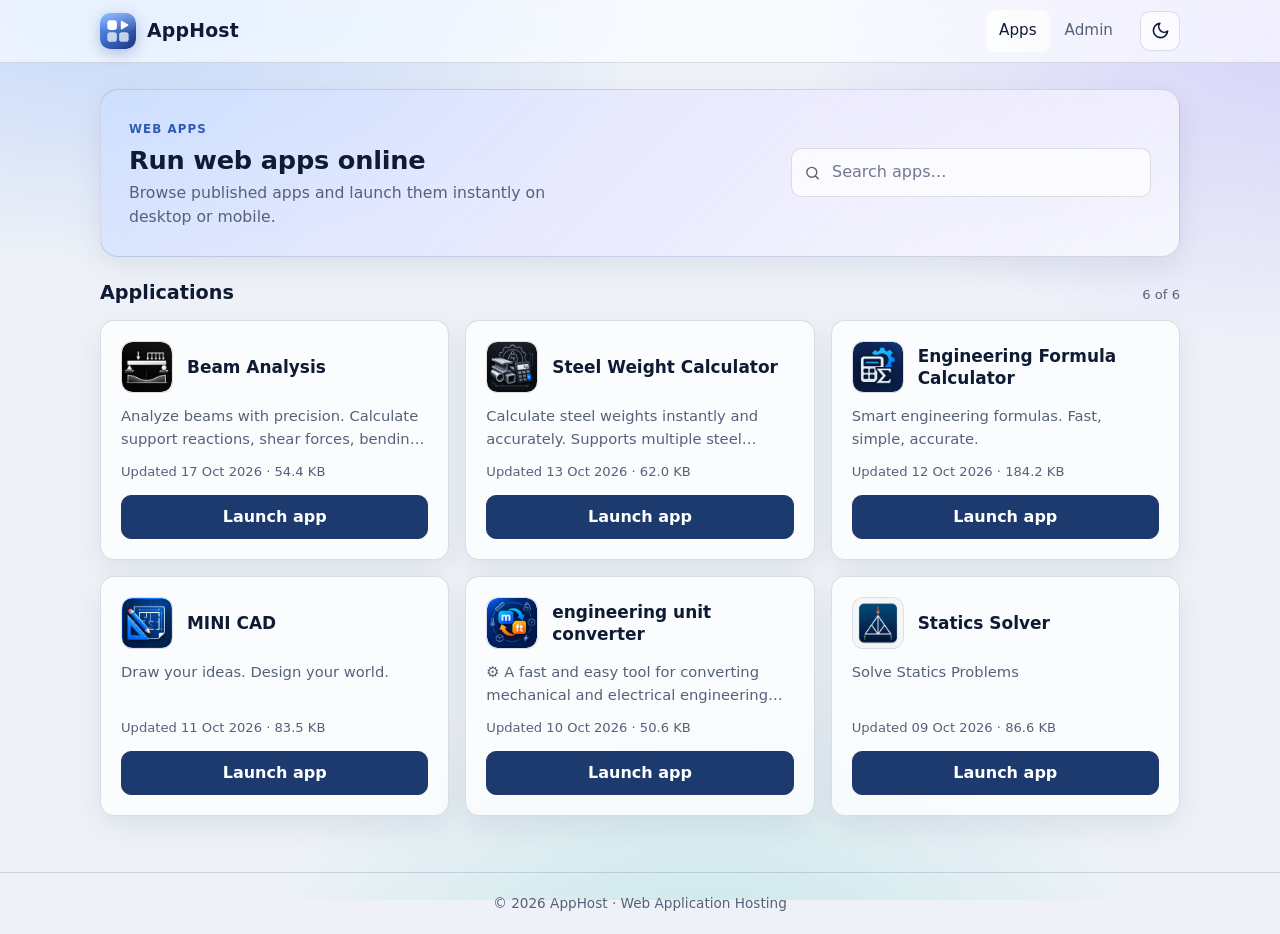
<file: index.html>
<!DOCTYPE html>
<html lang="en">
<head>
<meta charset="utf-8">
<meta name="viewport" content="width=device-width, initial-scale=1, viewport-fit=cover">
<title>AppHost — Web Application Hosting</title>
<meta name="description" content="Browse and launch web applications online, on desktop or mobile.">
<meta name="theme-color" content="#eef2f8" media="(prefers-color-scheme: light)">
<meta name="theme-color" content="#0b111b" media="(prefers-color-scheme: dark)">
<link rel="icon" href="logo.svg" type="image/svg+xml">
<script>(function(){var t;try{t=localStorage.getItem('ah_theme')}catch(e){}if(t!=='dark'&&t!=='light')t=matchMedia('(prefers-color-scheme:dark)').matches?'dark':'light';document.documentElement.setAttribute('data-theme',t)})()</script>
<link rel="stylesheet" href="style.css">
</head>
<body>
<header class="top glass"><div class="bar">
 <a class="brand" href="#/"><img class="logo" src="logo.svg" width="36" height="36" alt=""><span>AppHost</span></a>
 <span class="sp"></span>
 <nav aria-label="Main"><a href="#/" data-nav="home">Apps</a><a href="#/admin" data-nav="admin">Admin</a></nav>
 <button class="tbtn" id="tg" type="button" aria-label="Switch theme" title="Switch theme"></button>
</div></header>
<main id="root"></main>
<footer>© <span id="yr"></span> AppHost · Web Application Hosting</footer>
<noscript><p style="padding:20px;text-align:center">Please enable JavaScript to use this site.</p></noscript>
<script src="app.js"></script>
</body>
</html>
</file>
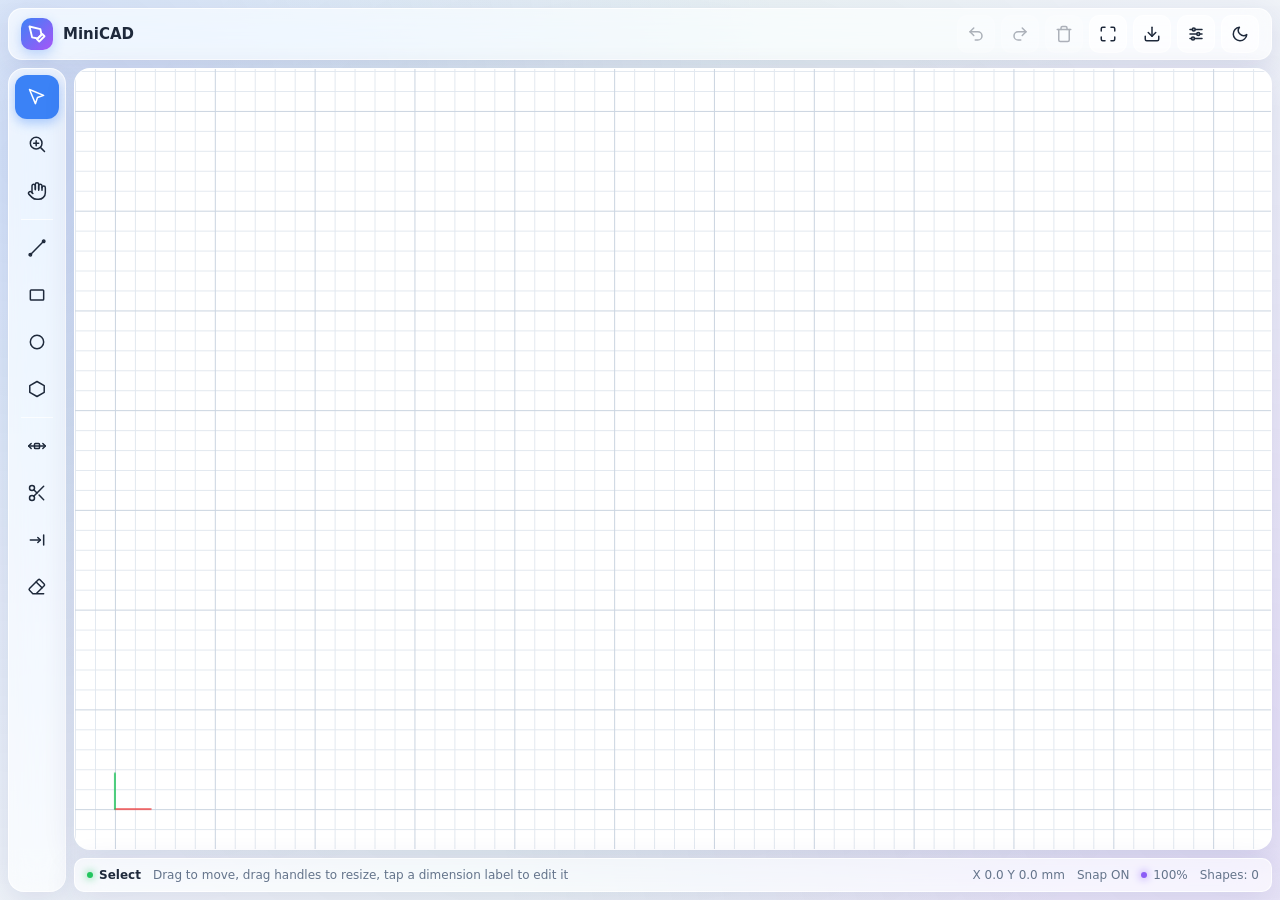
<file: apps/0b8josor.html>
<!DOCTYPE html>
<html lang="en" dir="ltr">
<head>
<meta charset="UTF-8">
<meta name="viewport" content="width=device-width, initial-scale=1, viewport-fit=cover">
<meta name="theme-color" content="#f0f4f8" id="themeColorMeta">
<meta name="mobile-web-app-capable" content="yes">
<meta name="apple-mobile-web-app-capable" content="yes">
<meta name="description" content="MiniCAD - a lightweight 2D drafting tool that works on desktop and mobile.">
<title>MiniCAD - Simple Drafting Tool</title>
<link rel="icon" href="data:image/svg+xml,%3Csvg xmlns='http://www.w3.org/2000/svg' viewBox='0 0 32 32'%3E%3Crect width='32' height='32' rx='8' fill='%233b82f6'/%3E%3Cpath d='M8 24L24 8M8 8h8M8 8v8' stroke='white' stroke-width='2.5' fill='none' stroke-linecap='round'/%3E%3C/svg%3E">
<style>
:root {
  --bg: #f0f4f8;
  --glass-bg: rgba(255,255,255,.62);
  --glass-border: rgba(255,255,255,.75);
  --glass-shadow: 0 8px 32px rgba(31,38,135,.12);
  --text: #1e293b;
  --text-soft: #64748b;
  --accent: #3b82f6;
  --accent-hover: #2563eb;
  --accent-text: #fff;
  --canvas-bg: #fff;
  --field-bg: rgba(0,0,0,.04);
  --danger: #ef4444;
  --ok: #10b981;
  --zoom-color: #8b5cf6;
  --blur: blur(18px) saturate(170%);
  --safe-t: env(safe-area-inset-top, 0px);
  --safe-b: env(safe-area-inset-bottom, 0px);
  --safe-l: env(safe-area-inset-left, 0px);
  --safe-r: env(safe-area-inset-right, 0px);
  color-scheme: light;
}
:root[data-theme="dark"] {
  --bg: #0f172a;
  --glass-bg: rgba(30,41,59,.68);
  --glass-border: rgba(255,255,255,.09);
  --glass-shadow: 0 8px 32px rgba(0,0,0,.45);
  --text: #f1f5f9;
  --text-soft: #94a3b8;
  --accent: #60a5fa;
  --accent-hover: #3b82f6;
  --accent-text: #0f172a;
  --canvas-bg: #1e293b;
  --field-bg: rgba(255,255,255,.06);
  --danger: #f87171;
  --ok: #34d399;
  --zoom-color: #a78bfa;
  color-scheme: dark;
}
* { margin:0; padding:0; box-sizing:border-box; -webkit-tap-highlight-color:transparent; }
html, body { height:100%; overflow:hidden; overscroll-behavior:none; }
body {
  font-family: system-ui, -apple-system, "Segoe UI", Roboto, Tahoma, sans-serif;
  background: var(--bg); color: var(--text);
  transition: background .3s, color .3s;
  -webkit-font-smoothing: antialiased;
}
body::before {
  content:''; position:fixed; inset:-30%; z-index:-1; pointer-events:none;
  background:
    radial-gradient(circle at 20% 30%, rgba(59,130,246,.16), transparent 40%),
    radial-gradient(circle at 80% 70%, rgba(168,85,247,.12), transparent 40%),
    radial-gradient(circle at 50% 50%, rgba(34,197,94,.08), transparent 50%);
}
@media (prefers-reduced-motion: no-preference) {
  body::before { animation: floatBg 24s ease-in-out infinite; }
}
@keyframes floatBg {
  0%,100% { transform: translate(0,0) rotate(0); }
  33% { transform: translate(3%,-3%) rotate(2deg); }
  66% { transform: translate(-3%,3%) rotate(-2deg); }
}
button { font-family: inherit; color: inherit; touch-action: manipulation; }
:focus-visible { outline: 2px solid var(--accent); outline-offset: 2px; }

/* ---------- Layout ---------- */
.app {
  height: 100%; height: 100dvh;
  display: grid; gap: 8px;
  padding: calc(8px + var(--safe-t)) calc(8px + var(--safe-r)) calc(8px + var(--safe-b)) calc(8px + var(--safe-l));
  grid-template-columns: auto minmax(0,1fr);
  grid-template-rows: auto minmax(0,1fr) auto;
  grid-template-areas: "header header" "tools canvas" "tools status";
}
.glass {
  background: var(--glass-bg);
  -webkit-backdrop-filter: var(--blur); backdrop-filter: var(--blur);
  border: 1px solid var(--glass-border);
  box-shadow: var(--glass-shadow);
}
.header {
  grid-area: header; height: 52px; border-radius: 14px;
  display:flex; align-items:center; justify-content:space-between; padding:0 12px; gap:8px;
}
.logo { display:flex; align-items:center; gap:10px; font-weight:700; font-size:15px; min-width:0; }
.logo-icon {
  width:32px; height:32px; border-radius:10px; flex:none;
  background: linear-gradient(135deg, var(--accent), #a855f7);
  display:grid; place-items:center; box-shadow: 0 4px 12px rgba(59,130,246,.3);
}
.logo-icon svg { width:18px; height:18px; stroke:#fff; fill:none; stroke-width:2.5; stroke-linecap:round; stroke-linejoin:round; }
.header-actions { display:flex; align-items:center; gap:6px; }

.icon-btn {
  width:38px; height:38px; border-radius:10px; flex:none;
  border:1px solid var(--glass-border); background: var(--glass-bg);
  display:grid; place-items:center; cursor:pointer; user-select:none; position:relative;
  transition: background .18s, transform .18s, box-shadow .18s, color .18s;
}
.icon-btn svg, .tool-btn svg, .export-item svg {
  width:18px; height:18px; stroke:currentColor; fill:none; stroke-width:2; stroke-linecap:round; stroke-linejoin:round;
}
.icon-btn:active { transform: scale(.94); }
.icon-btn:disabled { opacity:.35; cursor:not-allowed; }
.icon-btn.sm { width:32px; height:32px; }
.icon-btn.wide { width:100%; height:36px; font-size:12px; font-weight:600; }
@media (hover:hover) {
  .icon-btn:not(:disabled):hover { background: var(--accent); color: var(--accent-text); transform: translateY(-1px); }
  .icon-btn.danger:not(:disabled):hover { background: var(--danger); color:#fff; }
  [data-tip]::after {
    content: attr(data-tip); position:absolute; z-index:1000; pointer-events:none; opacity:0;
    background: rgba(15,23,42,.94); color:#fff; padding:5px 10px; border-radius:6px;
    font-size:11px; font-weight:500; white-space:nowrap; transition: opacity .15s;
  }
  .icon-btn[data-tip]::after { top: calc(100% + 8px); right: 0; }
  .tool-btn[data-tip]::after { left: calc(100% + 12px); top:50%; transform: translateY(-50%); }
  [data-tip]:hover::after { opacity:1; transition-delay:.4s; }
}

.toolbar {
  grid-area: tools; border-radius: 16px; padding: 6px;
  display:flex; flex-direction:column; gap:3px; overflow-y:auto; overflow-x:hidden; scrollbar-width:none;
}
.toolbar::-webkit-scrollbar { display:none; }
.tool-btn {
  width:44px; height:44px; flex:none; border:none; border-radius:12px; background:transparent; cursor:pointer;
  display:grid; place-items:center; position:relative; transition: background .15s, transform .15s;
}
.tool-btn svg { width:20px; height:20px; stroke-width:1.8; }
@media (hover:hover) { .tool-btn:hover { background: rgba(59,130,246,.16); } }
.tool-btn.active { background: var(--accent); color: var(--accent-text); box-shadow: 0 4px 12px rgba(59,130,246,.4); }
.tool-divider { height:1px; width:auto; background: var(--glass-border); margin:3px 6px; flex:none; }

.canvas-wrap {
  grid-area: canvas; position:relative; border-radius:16px; overflow:hidden; min-width:0; min-height:0;
  background: var(--canvas-bg); border:1px solid var(--glass-border); box-shadow: var(--glass-shadow);
}
#canvas { position:absolute; inset:0; width:100%; height:100%; display:block; touch-action:none; user-select:none; -webkit-user-select:none; -webkit-touch-callout:none; cursor:crosshair; }

.status {
  grid-area: status; min-height:34px; border-radius:10px; padding:0 12px;
  display:flex; align-items:center; justify-content:space-between; gap:12px;
  font-size:12px; color: var(--text-soft); overflow:hidden; white-space:nowrap;
}
.status-item { display:flex; align-items:center; gap:6px; min-width:0; }
.status-item.grow { flex:1; overflow:hidden; text-overflow:ellipsis; }
.dot { width:6px; height:6px; border-radius:50%; background:#22c55e; box-shadow:0 0 8px #22c55e; flex:none; }
.dot.zoom { background: var(--zoom-color); box-shadow: 0 0 8px var(--zoom-color); }
#toolStatus { color: var(--text); font-weight:600; }
#hintStatus { overflow:hidden; text-overflow:ellipsis; }

/* ---------- Panels ---------- */
.panel {
  position:fixed; z-index:100; border-radius:14px; padding:14px; display:none; flex-direction:column; gap:12px;
  animation: popIn .16s ease-out;
}
.panel.show { display:flex; }
@keyframes popIn { from { opacity:0; transform: translateY(-4px) scale(.98); } to { opacity:1; transform:none; } }
.settings {
  top: calc(68px + var(--safe-t)); right: calc(8px + var(--safe-r)); width: 270px;
  max-height: calc(100dvh - 90px - var(--safe-t) - var(--safe-b)); overflow-y:auto;
}
.panel-title {
  font-size:13px; font-weight:700; padding-bottom:8px; border-bottom:1px solid var(--glass-border);
  display:flex; align-items:center; justify-content:space-between;
}
.sheet-close { display:none; }
.field > label, .field-label {
  display:block; font-size:11px; font-weight:600; color: var(--text-soft);
  text-transform:uppercase; letter-spacing:.5px; margin-bottom:5px;
}
.field input[type=color] { width:100%; height:34px; border:1px solid var(--glass-border); border-radius:8px; background:transparent; cursor:pointer; padding:2px; }
.field input[type=range] { width:100%; accent-color: var(--accent); }
.field input[type=number], .dim-row input {
  width:100%; padding:8px 10px; border-radius:8px; border:1px solid var(--glass-border);
  background: var(--field-bg); color: var(--text); font:inherit; font-size:14px; outline:none;
}
.field input[type=number]:focus, .dim-row input:focus { border-color: var(--accent); box-shadow:0 0 0 3px rgba(59,130,246,.18); }
.row2 { display:grid; grid-template-columns:1fr 1fr; gap:10px; }
.check-row { display:flex; align-items:center; gap:10px; font-size:13px; cursor:pointer; padding:5px 0; user-select:none; }
.check-row input { width:17px; height:17px; accent-color: var(--accent); cursor:pointer; flex:none; }
.seg { display:flex; gap:3px; padding:3px; border-radius:8px; background: var(--field-bg); border:1px solid var(--glass-border); }
.seg button { flex:1; padding:7px 10px; border:none; border-radius:6px; background:transparent; color: var(--text-soft); font-size:12px; font-weight:600; cursor:pointer; }
.seg button.active { background: var(--accent); color: var(--accent-text); }
.zoom-controls { display:flex; align-items:center; gap:8px; }
.zoom-controls input { flex:1; }
.btn-row { display:grid; grid-template-columns:1fr 1fr; gap:8px; }

.export-menu {
  top: calc(64px + var(--safe-t)); right: calc(8px + var(--safe-r)); width: 230px; padding:6px; gap:2px;
}
.export-item {
  padding:10px 12px; border:none; border-radius:8px; background:transparent; cursor:pointer;
  display:flex; align-items:center; gap:10px; font-size:13px; text-align:left; width:100%;
}
.export-item:hover { background: var(--accent); color: var(--accent-text); }
.export-divider { height:1px; background: var(--glass-border); margin:4px 8px; }

.dim-editor { top:50%; left:50%; width:250px; transform: translate(-50%,-50%); box-shadow: 0 16px 48px rgba(0,0,0,.3); gap:10px; z-index:120; }
.dim-editor.show { animation: popInC .16s ease-out; }
@keyframes popInC { from { opacity:0; transform: translate(-50%,-48%) scale(.96); } to { opacity:1; transform: translate(-50%,-50%); } }
.dim-title { font-size:12px; font-weight:700; display:flex; align-items:center; gap:6px; padding-bottom:6px; border-bottom:1px solid var(--glass-border); }
.dim-title svg { width:14px; height:14px; stroke:var(--ok); fill:none; stroke-width:2.5; stroke-linecap:round; stroke-linejoin:round; }
.dim-row { display:flex; align-items:center; gap:8px; }
.dim-row label { font-size:11px; font-weight:600; color: var(--text-soft); min-width:52px; }
.dim-badge { font-size:11px; font-weight:700; color: var(--text-soft); background: var(--field-bg); padding:5px 8px; border-radius:6px; }
.dim-actions { display:flex; gap:8px; }
.dim-actions button { flex:1; padding:10px; border:none; border-radius:8px; font-size:13px; font-weight:600; cursor:pointer; }
.btn-apply { background: var(--ok); color:#fff; }
.btn-cancel { background: var(--field-bg); }
.btn-cancel:hover { background: var(--danger); color:#fff; }

.toast {
  position:fixed; left:50%; bottom: calc(70px + var(--safe-b)); transform: translate(-50%, 16px);
  max-width: calc(100vw - 32px); text-align:center;
  background: rgba(15,23,42,.95); color:#fff; padding:10px 18px; border-radius:10px; font-size:13px;
  opacity:0; pointer-events:none; transition: opacity .25s, transform .25s; z-index:200;
}
.toast.show { opacity:1; transform: translate(-50%,0); }
.sr-only { position:absolute; width:1px; height:1px; overflow:hidden; clip:rect(0 0 0 0); white-space:nowrap; }

/* ---------- Mobile ---------- */
@media (max-width: 768px) {
  .app {
    gap:6px; padding: calc(6px + var(--safe-t)) calc(6px + var(--safe-r)) calc(6px + var(--safe-b)) calc(6px + var(--safe-l));
    grid-template-columns: minmax(0,1fr);
    grid-template-rows: auto minmax(0,1fr) auto auto;
    grid-template-areas: "header" "canvas" "tools" "status";
  }
  .header { height:48px; padding:0 8px; }
  .logo span { display:none; }
  .header-actions { gap:4px; }
  .icon-btn { width:36px; height:36px; }
  .toolbar { flex-direction:row; overflow-x:auto; overflow-y:hidden; padding:5px; gap:2px; border-radius:14px; scroll-snap-type:x proximity; }
  .tool-btn { width:42px; height:42px; scroll-snap-align:center; }
  .tool-divider { width:1px; height:26px; margin:8px 3px; align-self:center; }
  .status { min-height:32px; font-size:11px; padding:0 10px; gap:8px; }
  .hide-mobile { display:none !important; }
  .panel.settings, .panel.export-menu {
    top:auto; left: calc(8px + var(--safe-l)); right: calc(8px + var(--safe-r)); width:auto;
    bottom: calc(8px + var(--safe-b)); animation: sheetUp .22s ease-out;
  }
  .panel.settings { max-height: 72dvh; }
  .sheet-close { display:grid; }
  .dim-editor { top:auto; bottom: calc(8px + var(--safe-b)); left: calc(8px + var(--safe-l)); right: calc(8px + var(--safe-r)); width:auto; transform:none; animation: sheetUp .22s ease-out; }
  .dim-editor.show { animation: sheetUp .22s ease-out; }
  .dim-row input, .field input[type=number] { font-size:16px; } /* prevents iOS zoom on focus */
  .toast { bottom: calc(110px + var(--safe-b)); }
}
@keyframes sheetUp { from { opacity:0; transform: translateY(24px); } to { opacity:1; transform:none; } }
@media (max-width: 380px) { .icon-btn { width:32px; height:32px; } .header-actions { gap:3px; } }
@media (max-height: 480px) and (orientation: landscape) {
  .app { grid-template-columns: auto minmax(0,1fr); grid-template-rows:auto minmax(0,1fr) auto; grid-template-areas:"header header" "tools canvas" "tools status"; }
  .toolbar { flex-direction:column; overflow-y:auto; overflow-x:hidden; }
  .tool-btn { width:38px; height:38px; }
  .tool-divider { width:auto; height:1px; margin:3px 6px; }
  .header { height:42px; }
}
@media print { body { display:none; } }
</style>
</head>
<body>
<div class="app">
  <header class="header glass">
    <div class="logo">
      <div class="logo-icon"><svg viewBox="0 0 24 24"><path d="M12 19l7-7 3 3-7 7-3-3z"/><path d="M18 13l-1.5-7.5L2 2l3.5 14.5L13 18l5-5z"/></svg></div>
      <span>MiniCAD</span>
    </div>
    <div class="header-actions">
      <button type="button" class="icon-btn" id="undoBtn" data-tip="Undo (Ctrl+Z)" aria-label="Undo" disabled><svg viewBox="0 0 24 24"><path d="M9 14L4 9l5-5"/><path d="M4 9h10.5a5.5 5.5 0 0 1 0 11H11"/></svg></button>
      <button type="button" class="icon-btn" id="redoBtn" data-tip="Redo (Ctrl+Y)" aria-label="Redo" disabled><svg viewBox="0 0 24 24"><path d="M15 14l5-5-5-5"/><path d="M20 9H9.5a5.5 5.5 0 0 0 0 11H13"/></svg></button>
      <button type="button" class="icon-btn danger" id="deleteBtn" data-tip="Delete selected (Del)" aria-label="Delete selected shape" disabled><svg viewBox="0 0 24 24"><polyline points="3 6 5 6 21 6"/><path d="M19 6v14a2 2 0 0 1-2 2H7a2 2 0 0 1-2-2V6m3 0V4a2 2 0 0 1 2-2h4a2 2 0 0 1 2 2v2"/></svg></button>
      <button type="button" class="icon-btn" id="fitBtn" data-tip="Fit to content (F)" aria-label="Fit view to content"><svg viewBox="0 0 24 24"><path d="M8 3H5a2 2 0 0 0-2 2v3"/><path d="M21 8V5a2 2 0 0 0-2-2h-3"/><path d="M3 16v3a2 2 0 0 0 2 2h3"/><path d="M16 21h3a2 2 0 0 0 2-2v-3"/></svg></button>
      <button type="button" class="icon-btn" id="exportBtn" data-tip="Export / Import" aria-label="Export or import" aria-haspopup="true"><svg viewBox="0 0 24 24"><path d="M21 15v4a2 2 0 0 1-2 2H5a2 2 0 0 1-2-2v-4"/><polyline points="7 10 12 15 17 10"/><line x1="12" y1="15" x2="12" y2="3"/></svg></button>
      <button type="button" class="icon-btn" id="settingsBtn" data-tip="Settings" aria-label="Settings" aria-haspopup="true"><svg viewBox="0 0 24 24"><line x1="4" y1="6" x2="20" y2="6"/><line x1="4" y1="12" x2="20" y2="12"/><line x1="4" y1="18" x2="20" y2="18"/><circle cx="9" cy="6" r="2" fill="var(--glass-bg)"/><circle cx="15" cy="12" r="2" fill="var(--glass-bg)"/><circle cx="8" cy="18" r="2" fill="var(--glass-bg)"/></svg></button>
      <button type="button" class="icon-btn" id="themeBtn" data-tip="Toggle theme" aria-label="Toggle light or dark theme"><svg id="themeIcon" viewBox="0 0 24 24"></svg></button>
    </div>
  </header>

  <nav class="toolbar glass" id="toolbar" role="toolbar" aria-label="Drawing tools">
    <button type="button" class="tool-btn active" data-tool="select" data-tip="Select (V)" aria-label="Select" aria-pressed="true"><svg viewBox="0 0 24 24"><path d="M3 3l7.07 16.97 2.51-7.39 7.39-2.51L3 3z"/></svg></button>
    <button type="button" class="tool-btn" data-tool="zoom" data-tip="Zoom (Z)" aria-label="Zoom" aria-pressed="false"><svg viewBox="0 0 24 24"><circle cx="11" cy="11" r="7"/><line x1="21" y1="21" x2="16.65" y2="16.65"/><line x1="11" y1="8" x2="11" y2="14"/><line x1="8" y1="11" x2="14" y2="11"/></svg></button>
    <button type="button" class="tool-btn" data-tool="pan" data-tip="Pan (H)" aria-label="Pan" aria-pressed="false"><svg viewBox="0 0 24 24"><path d="M18 11V6a2 2 0 0 0-4 0v5"/><path d="M14 10V4a2 2 0 0 0-4 0v6"/><path d="M10 10.5V6a2 2 0 0 0-4 0v8"/><path d="M18 8a2 2 0 1 1 4 0v6a8 8 0 0 1-8 8h-2c-2.8 0-4.5-.86-5.99-2.34l-3.6-3.6a2 2 0 0 1 2.83-2.82L7 15"/></svg></button>
    <div class="tool-divider" role="separator"></div>
    <button type="button" class="tool-btn" data-tool="line" data-tip="Line (L)" aria-label="Line" aria-pressed="false"><svg viewBox="0 0 24 24"><line x1="4" y1="20" x2="20" y2="4"/><circle cx="4" cy="20" r="1.5"/><circle cx="20" cy="4" r="1.5"/></svg></button>
    <button type="button" class="tool-btn" data-tool="rect" data-tip="Rectangle (R)" aria-label="Rectangle" aria-pressed="false"><svg viewBox="0 0 24 24"><rect x="4" y="6" width="16" height="12" rx="1"/></svg></button>
    <button type="button" class="tool-btn" data-tool="circle" data-tip="Circle (C)" aria-label="Circle" aria-pressed="false"><svg viewBox="0 0 24 24"><circle cx="12" cy="12" r="8"/></svg></button>
    <button type="button" class="tool-btn" data-tool="polygon" data-tip="Polygon (P)" aria-label="Polygon" aria-pressed="false"><svg viewBox="0 0 24 24"><path d="M12 3l8.66 5v8L12 21l-8.66-5V8z"/></svg></button>
    <div class="tool-divider" role="separator"></div>
    <button type="button" class="tool-btn" data-tool="dimedit" data-tip="Edit dimension (D)" aria-label="Edit dimension" aria-pressed="false"><svg viewBox="0 0 24 24"><path d="M2 12h20"/><path d="M5 9l-3 3 3 3"/><path d="M19 9l3 3-3 3"/><rect x="9" y="9" width="6" height="6" rx="1"/></svg></button>
    <button type="button" class="tool-btn" data-tool="trim" data-tip="Trim (T)" aria-label="Trim" aria-pressed="false"><svg viewBox="0 0 24 24"><circle cx="6" cy="6" r="3"/><circle cx="6" cy="18" r="3"/><line x1="20" y1="4" x2="8.12" y2="15.88"/><line x1="14.47" y1="14.48" x2="20" y2="20"/><line x1="8.12" y1="8.12" x2="12" y2="12"/></svg></button>
    <button type="button" class="tool-btn" data-tool="extend" data-tip="Extend (X)" aria-label="Extend" aria-pressed="false"><svg viewBox="0 0 24 24"><line x1="4" y1="12" x2="16" y2="12"/><polyline points="13 9 16 12 13 15"/><line x1="20" y1="6" x2="20" y2="18"/></svg></button>
    <button type="button" class="tool-btn" data-tool="erase" data-tip="Eraser (E)" aria-label="Eraser" aria-pressed="false"><svg viewBox="0 0 24 24"><path d="M20 20H7L3 16c-.6-.6-.6-1.5 0-2.1L13.5 3.4c.6-.6 1.5-.6 2.1 0l5 5c.6.6.6 1.5 0 2.1L11 20"/><line x1="18" y1="13" x2="11" y2="6"/></svg></button>
  </nav>

  <main class="canvas-wrap" id="canvasWrap">
    <canvas id="canvas" aria-label="Drawing canvas" role="img"></canvas>
  </main>

  <footer class="status glass" aria-live="off">
    <div class="status-item"><span class="dot"></span><span id="toolStatus">Select</span></div>
    <div class="status-item grow hide-mobile"><span id="hintStatus"></span></div>
    <div class="status-item hide-mobile"><span id="coordStatus">X 0.0  Y 0.0 mm</span></div>
    <div class="status-item hide-mobile"><span id="snapStatus">Snap ON</span></div>
    <div class="status-item"><span class="dot zoom"></span><span id="zoomStatus">100%</span></div>
    <div class="status-item"><span id="countStatus">Shapes: 0</span></div>
  </footer>
</div>

<!-- Settings -->
<aside class="panel glass settings" id="settingsPanel" aria-label="Settings">
  <div class="panel-title">Drawing settings
    <button type="button" class="icon-btn sm sheet-close" id="settingsClose" aria-label="Close settings"><svg viewBox="0 0 24 24"><line x1="6" y1="6" x2="18" y2="18"/><line x1="18" y1="6" x2="6" y2="18"/></svg></button>
  </div>
  <div class="row2">
    <div class="field"><label for="strokeColor">Stroke</label><input type="color" id="strokeColor" value="#3b82f6"></div>
    <div class="field"><label for="fillColor">Fill</label><input type="color" id="fillColor" value="#3b82f6"></div>
  </div>
  <div class="field"><label for="strokeWidth">Line width: <span id="strokeWidthVal">2</span> px</label><input type="range" id="strokeWidth" min="1" max="10" step="0.5" value="2"></div>
  <div class="field"><label for="polySides">Polygon sides</label><input type="number" id="polySides" min="3" max="24" step="1" value="6" inputmode="numeric"></div>
  <label class="check-row"><input type="checkbox" id="fillShape"> Fill closed shapes</label>

  <div class="panel-title">Units</div>
  <div class="seg" id="unitToggle" role="group" aria-label="Measurement unit"><button type="button" data-unit="mm" class="active">mm</button><button type="button" data-unit="in">inch</button></div>

  <div class="panel-title">Precision</div>
  <label class="check-row"><input type="checkbox" id="snapObj" checked> Snap to points (ends, mids, centers)</label>
  <label class="check-row"><input type="checkbox" id="snapGrid" checked> Snap to grid</label>
  <label class="check-row"><input type="checkbox" id="orthoMode"> Ortho (45° lines, squares) – or hold Shift</label>

  <div class="panel-title">View</div>
  <div class="field">
    <label for="zoomSlider">Zoom: <span id="zoomVal">100</span>%</label>
    <div class="zoom-controls">
      <button type="button" class="icon-btn sm" id="zoomOutBtn" aria-label="Zoom out"><svg viewBox="0 0 24 24"><line x1="5" y1="12" x2="19" y2="12"/></svg></button>
      <input type="range" id="zoomSlider" min="10" max="800" value="100" step="5">
      <button type="button" class="icon-btn sm" id="zoomInBtn" aria-label="Zoom in"><svg viewBox="0 0 24 24"><line x1="12" y1="5" x2="12" y2="19"/><line x1="5" y1="12" x2="19" y2="12"/></svg></button>
    </div>
  </div>
  <div class="btn-row">
    <button type="button" class="icon-btn wide" id="zoomResetBtn">Reset view</button>
    <button type="button" class="icon-btn wide" id="fitBtn2">Fit content</button>
  </div>
  <label class="check-row"><input type="checkbox" id="showGrid" checked> Show grid</label>
  <label class="check-row"><input type="checkbox" id="showDims" checked> Show dimensions</label>
  <button type="button" class="icon-btn wide danger" id="clearBtn">Clear drawing (can be undone)</button>
</aside>

<!-- Export menu -->
<div class="panel glass export-menu" id="exportMenu" role="menu">
  <button type="button" class="export-item" role="menuitem" data-export="jpeg"><svg viewBox="0 0 24 24"><rect x="3" y="3" width="18" height="18" rx="2"/><circle cx="8.5" cy="8.5" r="1.5"/><polyline points="21 15 16 10 5 21"/></svg>Export as JPEG</button>
  <button type="button" class="export-item" role="menuitem" data-export="pdf"><svg viewBox="0 0 24 24"><path d="M14 2H6a2 2 0 0 0-2 2v16a2 2 0 0 0 2 2h12a2 2 0 0 0 2-2V8z"/><polyline points="14 2 14 8 20 8"/><line x1="9" y1="15" x2="15" y2="15"/></svg>Export as PDF</button>
  <button type="button" class="export-item" role="menuitem" data-export="dxf"><svg viewBox="0 0 24 24"><path d="M14 2H6a2 2 0 0 0-2 2v16a2 2 0 0 0 2 2h12a2 2 0 0 0 2-2V8z"/><polyline points="14 2 14 8 20 8"/></svg>Export as DXF</button>
  <button type="button" class="export-item" role="menuitem" data-export="save"><svg viewBox="0 0 24 24"><path d="M19 21H5a2 2 0 0 1-2-2V5a2 2 0 0 1 2-2h11l5 5v11a2 2 0 0 1-2 2z"/><polyline points="17 21 17 13 7 13 7 21"/><polyline points="7 3 7 8 15 8"/></svg>Save project (.json)</button>
  <div class="export-divider"></div>
  <button type="button" class="export-item" role="menuitem" data-export="import-dxf"><svg viewBox="0 0 24 24"><path d="M21 15v4a2 2 0 0 1-2 2H5a2 2 0 0 1-2-2v-4"/><polyline points="17 8 12 3 7 8"/><line x1="12" y1="3" x2="12" y2="15"/></svg>Import DXF</button>
  <button type="button" class="export-item" role="menuitem" data-export="open"><svg viewBox="0 0 24 24"><path d="M22 19a2 2 0 0 1-2 2H4a2 2 0 0 1-2-2V5a2 2 0 0 1 2-2h5l2 3h9a2 2 0 0 1 2 2z"/></svg>Open project (.json)</button>
</div>

<!-- Dimension editor -->
<div class="panel glass dim-editor" id="dimEditor" role="dialog" aria-label="Edit dimension">
  <div class="dim-title"><svg viewBox="0 0 24 24"><path d="M12 20h9"/><path d="M16.5 3.5a2.121 2.121 0 0 1 3 3L7 19l-4 1 1-4L16.5 3.5z"/></svg>Edit dimension</div>
  <div class="dim-row"><label for="dimInput1" id="dimLabel1">Length</label><input type="number" id="dimInput1" step="any" min="0" inputmode="decimal"><span class="dim-badge dimUnit">mm</span></div>
  <div class="dim-row" id="dimRow2"><label for="dimInput2" id="dimLabel2">Height</label><input type="number" id="dimInput2" step="any" min="0" inputmode="decimal"><span class="dim-badge dimUnit">mm</span></div>
  <div class="dim-actions"><button type="button" class="btn-cancel" id="dimCancelBtn">Cancel</button><button type="button" class="btn-apply" id="dimApplyBtn">Apply</button></div>
</div>

<div class="toast" id="toast" role="status" aria-live="polite"></div>

<script>
(() => {
'use strict';

/* =====================================================================
 *  MiniCAD v2
 *  World units are "px" (1 grid cell = 20 units = 10 mm). Y axis points down
 *  internally and is flipped for display / DXF so that +Y is up like in CAD.
 * ===================================================================== */

const $ = id => document.getElementById(id);
const TAU = Math.PI * 2;
const GRID = 20, PX_PER_MM = 2, MM_PER_IN = 25.4;
const SNAP_PX = 12, TAP_PX = 6;
const MIN_Z = 0.1, MAX_Z = 8;
const STORE_KEY = 'minicad:v2', THEME_KEY = 'cad-theme';
const SHAPE_TOOLS = ['line', 'rect', 'circle', 'polygon'];

const canvas = $('canvas'), wrap = $('canvasWrap');
const ctx = canvas.getContext('2d');

/* ---------- State ---------- */
let shapes = [];
let history = [], hIdx = -1;
let tool = 'select';
let sel = null;
let unit = 'mm';
let zoom = 1, pan = { x: 40, y: 400 };
let cw = 300, ch = 300, dpr = 1, viewInit = false;
let dimBoxes = [];
let activeSnap = null;
let snapCache = [], snapDirty = true;

let mode = null;                 // null | pan | draw | move | handle | erase
let pending = false, wasPending = false;
let startPoint = null, currentPoint = null;
let downScreen = null, moved = false, panLast = null;
let moveOrig = null, moveOff = null, handleIdx = -1, erased = false;
let trimHover = null, lastType = 'mouse';
let shiftDown = false, spaceDown = false;
let gestureLock = false, pinch = null;
const pointers = new Map();
let editing = null;

const settings = {
  stroke: '#3b82f6', fill: '#3b82f6', strokeWidth: 2, fillShape: false, sides: 6,
  snapObj: true, snapGrid: true, ortho: false, showGrid: true, showDims: true
};

/* ---------- Helpers ---------- */
const clamp = (v, a, b) => Math.min(b, Math.max(a, v));
const clone = o => JSON.parse(JSON.stringify(o));
const normAng = a => { a %= TAU; return a < 0 ? a + TAU : a; };
const dist = (a, b) => Math.hypot(a.x - b.x, a.y - b.y);
const isDark = () => document.documentElement.getAttribute('data-theme') === 'dark';
const coarse = () => lastType === 'touch' || lastType === 'pen';

const pxPerUnit = () => unit === 'mm' ? PX_PER_MM : PX_PER_MM * MM_PER_IN;
const pxToUnit = px => px / pxPerUnit();
const unitToPx = v => v * pxPerUnit();
const fmt = (px, withUnit) => {
  const v = pxToUnit(px);
  return unit === 'in' ? v.toFixed(3) + '"' : v.toFixed(1) + (withUnit ? ' mm' : '');
};

let toastTimer = 0;
function showToast(msg, ms = 1600) {
  const t = $('toast');
  t.textContent = msg; t.classList.add('show');
  clearTimeout(toastTimer);
  toastTimer = setTimeout(() => t.classList.remove('show'), ms);
}

/* ---------- Geometry primitives ---------- */
function angleIn(a, a0, a1) {
  const span = a1 - a0;
  if (span >= TAU - 1e-9) return true;
  return normAng(a - a0) <= span + 1e-6;
}

function polyCorners(s) {
  if (s.type === 'rect') {
    const x1 = Math.min(s.start.x, s.end.x), y1 = Math.min(s.start.y, s.end.y);
    const x2 = Math.max(s.start.x, s.end.x), y2 = Math.max(s.start.y, s.end.y);
    return [{ x: x1, y: y1 }, { x: x2, y: y1 }, { x: x2, y: y2 }, { x: x1, y: y2 }];
  }
  const dx = s.end.x - s.start.x, dy = s.end.y - s.start.y;
  const r = Math.hypot(dx, dy), a = Math.atan2(dy, dx), n = s.sides || 6;
  const out = [];
  for (let i = 0; i < n; i++) out.push({ x: s.start.x + r * Math.cos(a + TAU * i / n), y: s.start.y + r * Math.sin(a + TAU * i / n) });
  return out;
}

function primitives(s) {
  switch (s.type) {
    case 'line': return [{ k: 's', p1: s.start, p2: s.end }];
    case 'rect': case 'polygon': {
      const c = polyCorners(s), out = [];
      for (let i = 0; i < c.length; i++) out.push({ k: 's', p1: c[i], p2: c[(i + 1) % c.length] });
      return out;
    }
    case 'circle': return [{ k: 'a', c: s.start, r: dist(s.start, s.end), a0: 0, a1: TAU }];
    case 'arc': return [{ k: 'a', c: s.center, r: s.radius, a0: s.startAngle, a1: s.endAngle }];
  }
  return [];
}

function segSeg(a, b) {
  const d1x = a.p2.x - a.p1.x, d1y = a.p2.y - a.p1.y, d2x = b.p2.x - b.p1.x, d2y = b.p2.y - b.p1.y;
  const den = d1x * d2y - d1y * d2x;
  if (Math.abs(den) < 1e-9) return [];
  const t = ((b.p1.x - a.p1.x) * d2y - (b.p1.y - a.p1.y) * d2x) / den;
  const u = ((b.p1.x - a.p1.x) * d1y - (b.p1.y - a.p1.y) * d1x) / den;
  if (t < -1e-9 || t > 1 + 1e-9 || u < -1e-9 || u > 1 + 1e-9) return [];
  return [{ x: a.p1.x + t * d1x, y: a.p1.y + t * d1y }];
}
function segArc(sg, ar) {
  const dx = sg.p2.x - sg.p1.x, dy = sg.p2.y - sg.p1.y;
  const fx = sg.p1.x - ar.c.x, fy = sg.p1.y - ar.c.y;
  const A = dx * dx + dy * dy, B = 2 * (fx * dx + fy * dy), C = fx * fx + fy * fy - ar.r * ar.r;
  if (A < 1e-12) return [];
  const disc = B * B - 4 * A * C;
  if (disc < 0) return [];
  const sq = Math.sqrt(disc), out = [];
  const ts = disc < 1e-9 ? [-B / (2 * A)] : [(-B - sq) / (2 * A), (-B + sq) / (2 * A)];
  for (const t of ts) {
    if (t < -1e-9 || t > 1 + 1e-9) continue;
    const p = { x: sg.p1.x + t * dx, y: sg.p1.y + t * dy };
    if (angleIn(Math.atan2(p.y - ar.c.y, p.x - ar.c.x), ar.a0, ar.a1)) out.push(p);
  }
  return out;
}
function arcArc(a, b) {
  const d = dist(a.c, b.c);
  if (d < 1e-9 || d > a.r + b.r + 1e-9 || d < Math.abs(a.r - b.r) - 1e-9) return [];
  const x = (d * d + a.r * a.r - b.r * b.r) / (2 * d);
  const h = Math.sqrt(Math.max(0, a.r * a.r - x * x));
  const ux = (b.c.x - a.c.x) / d, uy = (b.c.y - a.c.y) / d;
  const bx = a.c.x + ux * x, by = a.c.y + uy * x;
  const cand = h < 1e-6 ? [{ x: bx, y: by }] : [{ x: bx - uy * h, y: by + ux * h }, { x: bx + uy * h, y: by - ux * h }];
  return cand.filter(p =>
    angleIn(Math.atan2(p.y - a.c.y, p.x - a.c.x), a.a0, a.a1) &&
    angleIn(Math.atan2(p.y - b.c.y, p.x - b.c.x), b.a0, b.a1));
}
function primInt(p, q) {
  if (p.k === 's' && q.k === 's') return segSeg(p, q);
  if (p.k === 's') return segArc(p, q);
  if (q.k === 's') return segArc(q, p);
  return arcArc(p, q);
}

function distToSegment(p, a, b) {
  const dx = b.x - a.x, dy = b.y - a.y, l2 = dx * dx + dy * dy;
  if (l2 === 0) return dist(p, a);
  const t = clamp(((p.x - a.x) * dx + (p.y - a.y) * dy) / l2, 0, 1);
  return Math.hypot(p.x - (a.x + t * dx), p.y - (a.y + t * dy));
}
function distToPrim(p, pr) {
  if (pr.k === 's') return distToSegment(p, pr.p1, pr.p2);
  const d = dist(p, pr.c);
  if (angleIn(Math.atan2(p.y - pr.c.y, p.x - pr.c.x), pr.a0, pr.a1)) return Math.abs(d - pr.r);
  const e0 = { x: pr.c.x + pr.r * Math.cos(pr.a0), y: pr.c.y + pr.r * Math.sin(pr.a0) };
  const e1 = { x: pr.c.x + pr.r * Math.cos(pr.a1), y: pr.c.y + pr.r * Math.sin(pr.a1) };
  return Math.min(dist(p, e0), dist(p, e1));
}
function pointInPoly(p, pts) {
  let inside = false;
  for (let i = 0, j = pts.length - 1; i < pts.length; j = i++) {
    const a = pts[i], b = pts[j];
    if ((a.y > p.y) !== (b.y > p.y) && p.x < (b.x - a.x) * (p.y - a.y) / (b.y - a.y) + a.x) inside = !inside;
  }
  return inside;
}
function hitTest(s, pos) {
  const tol = (coarse() ? 12 : 8) / zoom;
  if (s.fillShape) {
    if ((s.type === 'rect' || s.type === 'polygon') && pointInPoly(pos, polyCorners(s))) return true;
    if (s.type === 'circle' && dist(pos, s.start) <= dist(s.start, s.end)) return true;
  }
  for (const pr of primitives(s)) if (distToPrim(pos, pr) <= tol) return true;
  return false;
}
function getShapeAt(pos) {
  for (let i = shapes.length - 1; i >= 0; i--) if (hitTest(shapes[i], pos)) return shapes[i];
  return null;
}
function getDimensionAt(wp) {
  const pad = 6 / zoom;
  for (let i = dimBoxes.length - 1; i >= 0; i--) {
    const b = dimBoxes[i];
    if (Math.abs(wp.x - b.x) <= b.w / 2 + pad && Math.abs(wp.y - b.y) <= b.h / 2 + pad) return b;
  }
  return null;
}
function arcPoints(c, r, a0, a1, n) {
  const pts = [], steps = Math.max(8, n || Math.ceil(Math.abs(a1 - a0) / TAU * 96));
  for (let i = 0; i <= steps; i++) { const a = a0 + (a1 - a0) * i / steps; pts.push({ x: c.x + r * Math.cos(a), y: c.y + r * Math.sin(a) }); }
  return pts;
}
function contentBounds() {
  if (!shapes.length) return null;
  let x1 = Infinity, y1 = Infinity, x2 = -Infinity, y2 = -Infinity;
  const add = p => { x1 = Math.min(x1, p.x); y1 = Math.min(y1, p.y); x2 = Math.max(x2, p.x); y2 = Math.max(y2, p.y); };
  shapes.forEach(s => primitives(s).forEach(pr => {
    if (pr.k === 's') { add(pr.p1); add(pr.p2); }
    else arcPoints(pr.c, pr.r, pr.a0, pr.a1, 72).forEach(add);
  }));
  return { x1, y1, x2, y2, w: x2 - x1, h: y2 - y1 };
}

/* ---------- Validation / sanitising (storage, DXF, project files) ---------- */
const isNum = v => typeof v === 'number' && isFinite(v);
const toPt = p => (p && isNum(p.x) && isNum(p.y)) ? { x: p.x, y: p.y } : null;
const toCol = (v, d) => (typeof v === 'string' && /^#[0-9a-f]{6}$/i.test(v)) ? v : d;
function sanitizeShape(o) {
  if (!o || typeof o !== 'object') return null;
  const base = {
    stroke: toCol(o.stroke, '#3b82f6'), fill: toCol(o.fill, '#3b82f6'),
    strokeWidth: clamp(isNum(o.strokeWidth) ? o.strokeWidth : 2, 0.5, 20), fillShape: !!o.fillShape
  };
  if (['line', 'rect', 'circle', 'polygon'].includes(o.type)) {
    const start = toPt(o.start), end = toPt(o.end);
    if (!start || !end) return null;
    const s = { type: o.type, start, end, ...base };
    if (o.type === 'polygon') s.sides = clamp(Math.round(isNum(o.sides) ? o.sides : 6), 3, 24);
    return s;
  }
  if (o.type === 'arc') {
    const center = toPt(o.center);
    if (!center || !isNum(o.radius) || o.radius <= 0 || !isNum(o.startAngle) || !isNum(o.endAngle)) return null;
    let span = normAng(o.endAngle - o.startAngle); if (span < 1e-6) span = TAU;
    return { type: 'arc', center, radius: o.radius, startAngle: o.startAngle, endAngle: o.startAngle + span, ...base, fillShape: false };
  }
  return null;
}

/* ---------- History / persistence ---------- */
let persistTimer = 0;
function persist() {
  clearTimeout(persistTimer);
  persistTimer = setTimeout(() => {
    try { localStorage.setItem(STORE_KEY, JSON.stringify({ v: 2, shapes, unit, settings })); } catch (_) {}
  }, 300);
}
function afterChange() {
  snapDirty = true;
  $('countStatus').textContent = 'Shapes: ' + shapes.length;
  updateButtons(); persist(); requestRender();
}
function commit() {
  history = history.slice(0, hIdx + 1);
  history.push(JSON.stringify(shapes));
  if (history.length > 150) history.shift();
  hIdx = history.length - 1;
  afterChange();
}
function restoreHistory() {
  const idx = sel ? shapes.indexOf(sel) : -1;
  shapes = JSON.parse(history[hIdx]);
  sel = idx >= 0 ? shapes[idx] || null : null;
  afterChange();
}
function undo() {
  if (hIdx <= 0) return;
  hIdx--; shapes = JSON.parse(history[hIdx]); sel = null; afterChange(); showToast('Undo', 900);
}
function redo() {
  if (hIdx >= history.length - 1) return;
  hIdx++; shapes = JSON.parse(history[hIdx]); sel = null; afterChange(); showToast('Redo', 900);
}
function updateButtons() {
  $('undoBtn').disabled = hIdx <= 0;
  $('redoBtn').disabled = hIdx >= history.length - 1;
  $('deleteBtn').disabled = !sel;
}

/* ---------- Selection ---------- */
function selectShape(s) {
  sel = s || null;
  if (sel) {
    $('strokeColor').value = sel.stroke; $('fillColor').value = sel.fill;
    $('strokeWidth').value = sel.strokeWidth; $('strokeWidthVal').textContent = sel.strokeWidth;
    $('fillShape').checked = !!sel.fillShape;
    if (sel.type === 'polygon') $('polySides').value = sel.sides || 6;
  }
  updateButtons(); requestRender();
}
function deleteSelected() {
  if (!sel) return;
  shapes = shapes.filter(s => s !== sel); sel = null; commit();
}

/* ---------- View ---------- */
const toWorld = sp => ({ x: (sp.x - pan.x) / zoom, y: (sp.y - pan.y) / zoom });
function screenPos(e) {
  const r = canvas.getBoundingClientRect();
  return { x: e.clientX - r.left, y: e.clientY - r.top };
}
function updateZoomUI() {
  const p = Math.round(zoom * 100);
  $('zoomSlider').value = p; $('zoomVal').textContent = p; $('zoomStatus').textContent = p + '%';
}
function setZoom(nz, sp) {
  nz = clamp(nz, MIN_Z, MAX_Z);
  const w = toWorld(sp);
  zoom = nz; pan.x = sp.x - w.x * zoom; pan.y = sp.y - w.y * zoom;
  updateZoomUI(); requestRender();
}
function resetView() { zoom = 1; pan = { x: 40, y: ch - 40 }; updateZoomUI(); requestRender(); }
function fitView() {
  const b = contentBounds();
  if (!b) { resetView(); return; }
  const pad = 56;
  const z = clamp(Math.min((cw - pad * 2) / Math.max(b.w, 1), (ch - pad * 2) / Math.max(b.h, 1)), MIN_Z, MAX_Z);
  zoom = z;
  pan.x = cw / 2 - (b.x1 + b.w / 2) * z; pan.y = ch / 2 - (b.y1 + b.h / 2) * z;
  updateZoomUI(); requestRender();
}
function resizeCanvas() {
  const r = wrap.getBoundingClientRect();
  cw = Math.max(1, r.width); ch = Math.max(1, r.height); dpr = window.devicePixelRatio || 1;
  canvas.width = Math.round(cw * dpr); canvas.height = Math.round(ch * dpr);
  if (!viewInit) { viewInit = true; resetView(); }
  requestRender();
}

/* ---------- Snapping ---------- */
function gridStep(z) {
  let s = GRID;
  while (s * z > 45 && s > 1.25) s /= 2;
  while (s * z < 8 && s < 1e5) s *= 2;
  return s;
}
function getSnapPoints() {
  if (!snapDirty) return snapCache;
  const pts = [];
  shapes.forEach(s => {
    const add = (x, y, type) => pts.push({ x, y, type, shape: s });
    if (s.type === 'line') {
      add(s.start.x, s.start.y, 'end'); add(s.end.x, s.end.y, 'end');
      add((s.start.x + s.end.x) / 2, (s.start.y + s.end.y) / 2, 'mid');
    } else if (s.type === 'rect' || s.type === 'polygon') {
      const c = polyCorners(s);
      c.forEach((p, i) => {
        add(p.x, p.y, 'corner');
        const q = c[(i + 1) % c.length]; add((p.x + q.x) / 2, (p.y + q.y) / 2, 'mid');
      });
      if (s.type === 'rect') add((c[0].x + c[2].x) / 2, (c[0].y + c[2].y) / 2, 'center'); else add(s.start.x, s.start.y, 'center');
    } else if (s.type === 'circle') {
      const r = dist(s.start, s.end);
      add(s.start.x, s.start.y, 'center');
      add(s.start.x + r, s.start.y, 'mid'); add(s.start.x - r, s.start.y, 'mid');
      add(s.start.x, s.start.y + r, 'mid'); add(s.start.x, s.start.y - r, 'mid');
    } else if (s.type === 'arc') {
      const c = s.center, r = s.radius, m = (s.startAngle + s.endAngle) / 2;
      add(c.x, c.y, 'center');
      add(c.x + r * Math.cos(s.startAngle), c.y + r * Math.sin(s.startAngle), 'end');
      add(c.x + r * Math.cos(s.endAngle), c.y + r * Math.sin(s.endAngle), 'end');
      add(c.x + r * Math.cos(m), c.y + r * Math.sin(m), 'mid');
    }
  });
  snapCache = pts; snapDirty = false;
  return pts;
}
function constrainTo(a, p, kind) {
  const dx = p.x - a.x, dy = p.y - a.y;
  if (kind === 'rect') {
    const s = Math.max(Math.abs(dx), Math.abs(dy));
    return { x: a.x + (dx < 0 ? -s : s), y: a.y + (dy < 0 ? -s : s) };
  }
  const step = Math.PI / 4, ang = Math.round(Math.atan2(dy, dx) / step) * step;
  const L = dx * Math.cos(ang) + dy * Math.sin(ang);
  return { x: a.x + L * Math.cos(ang), y: a.y + L * Math.sin(ang) };
}
function snapWorld(wp, opt = {}) {
  let p = { x: wp.x, y: wp.y }, hit = null;
  if (settings.snapObj) {
    let bd = SNAP_PX / zoom;
    for (const sp of getSnapPoints()) {
      if (sp.shape === opt.exclude) continue;
      const d = Math.hypot(sp.x - wp.x, sp.y - wp.y);
      if (d < bd) { bd = d; hit = sp; }
    }
  }
  if (hit) p = { x: hit.x, y: hit.y };
  else if (settings.snapGrid) { const st = gridStep(zoom); p = { x: Math.round(wp.x / st) * st, y: Math.round(wp.y / st) * st }; }
  if (opt.anchor && (opt.kind === 'line' || opt.kind === 'rect') && (settings.ortho || shiftDown)) {
    const q = constrainTo(opt.anchor, p, opt.kind);
    if (hit && dist(q, p) > 0.01) hit = null;
    p = q;
  }
  activeSnap = hit;
  return p;
}

/* ---------- Rendering ---------- */
let rafId = 0;
function requestRender() {
  if (!rafId) rafId = requestAnimationFrame(() => { rafId = 0; render(ctx, { zoom, pan }, cw, ch, { k: dpr, dark: isDark(), grid: settings.showGrid, axes: true, live: true }); });
}

function drawGrid(c, view, W, H, dark) {
  const g = gridStep(view.zoom) * view.zoom;
  const minor = dark ? 'rgba(51,65,85,.55)' : 'rgba(226,232,240,.95)';
  const major = dark ? 'rgba(71,85,105,.75)' : 'rgba(203,213,225,1)';
  const lines = (sz, col) => {
    if (sz < 6) return;
    const ox = ((view.pan.x % sz) + sz) % sz, oy = ((view.pan.y % sz) + sz) % sz;
    c.strokeStyle = col; c.lineWidth = 1; c.beginPath();
    for (let x = ox; x <= W; x += sz) { const px = Math.round(x) + .5; c.moveTo(px, 0); c.lineTo(px, H); }
    for (let y = oy; y <= H; y += sz) { const py = Math.round(y) + .5; c.moveTo(0, py); c.lineTo(W, py); }
    c.stroke();
  };
  lines(g, minor); lines(g * 5, major);
}
function drawAxes(c, view) {
  const ox = view.pan.x, oy = view.pan.y;
  if (ox < -50 || oy < -50 || ox > cw + 50 || oy > ch + 50) return;
  c.lineWidth = 1.6; c.lineCap = 'round';
  c.strokeStyle = '#ef4444'; c.beginPath(); c.moveTo(ox, oy); c.lineTo(ox + 36, oy); c.stroke();
  c.strokeStyle = '#22c55e'; c.beginPath(); c.moveTo(ox, oy); c.lineTo(ox, oy - 36); c.stroke();
}
function rrect(c, x, y, w, h, r) {
  c.beginPath(); c.moveTo(x + r, y);
  c.arcTo(x + w, y, x + w, y + h, r); c.arcTo(x + w, y + h, x, y + h, r);
  c.arcTo(x, y + h, x, y, r); c.arcTo(x, y, x + w, y, r); c.closePath();
}
function label(c, text, x, y, rot, z, dark, boxes, shape, type) {
  c.font = (11 / z) + 'px system-ui, "Segoe UI", sans-serif';
  c.textAlign = 'center'; c.textBaseline = 'middle';
  const bw = c.measureText(text).width + 10 / z, bh = 17 / z;
  c.save(); c.translate(x, y); if (rot) c.rotate(rot);
  c.fillStyle = dark ? 'rgba(30,41,59,.93)' : 'rgba(255,255,255,.94)';
  c.strokeStyle = dark ? '#94a3b8' : '#64748b'; c.lineWidth = .6 / z;
  rrect(c, -bw / 2, -bh / 2, bw, bh, 4 / z); c.fill(); c.stroke();
  c.fillStyle = dark ? '#cbd5e1' : '#334155'; c.fillText(text, 0, 0);
  c.restore();
  if (boxes) boxes.push({ shape, type, x, y, w: rot ? bh : bw, h: rot ? bw : bh });
}
function drawDimensions(c, s, z, dark, boxes) {
  const L = (t, x, y, rot, type) => label(c, t, x, y, rot, z, dark, boxes, s, type);
  if (s.type === 'line') {
    const len = dist(s.start, s.end), a = Math.atan2(s.end.y - s.start.y, s.end.x - s.start.x), off = 15 / z;
    L(fmt(len, true), (s.start.x + s.end.x) / 2 - Math.sin(a) * off, (s.start.y + s.end.y) / 2 + Math.cos(a) * off, 0, 'length');
  } else if (s.type === 'rect') {
    const q = polyCorners(s), w = q[1].x - q[0].x, h = q[2].y - q[1].y;
    L(fmt(w), q[0].x + w / 2, q[0].y - 13 / z, 0, 'width');
    L(fmt(h), q[1].x + 15 / z, q[1].y + h / 2, -Math.PI / 2, 'height');
  } else if (s.type === 'circle') {
    const r = dist(s.start, s.end);
    L('R ' + fmt(r), (s.start.x + s.end.x) / 2, (s.start.y + s.end.y) / 2 - 12 / z, 0, 'radius');
    L('\u2300' + fmt(r * 2), s.start.x, s.start.y + r + 16 / z, 0, 'diameter');
  } else if (s.type === 'arc') {
    const m = (s.startAngle + s.endAngle) / 2;
    L('R ' + fmt(s.radius), s.center.x + (s.radius + 16 / z) * Math.cos(m), s.center.y + (s.radius + 16 / z) * Math.sin(m), 0, 'radius');
  } else if (s.type === 'polygon') {
    const r = dist(s.start, s.end);
    L('R ' + fmt(r), (s.start.x + s.end.x) / 2, (s.start.y + s.end.y) / 2 - 12 / z, 0, 'radius');
  }
}
function pathFor(c, s) {
  c.beginPath();
  if (s.type === 'line') { c.moveTo(s.start.x, s.start.y); c.lineTo(s.end.x, s.end.y); }
  else if (s.type === 'rect' || s.type === 'polygon') {
    const q = polyCorners(s); c.moveTo(q[0].x, q[0].y);
    for (let i = 1; i < q.length; i++) c.lineTo(q[i].x, q[i].y);
    c.closePath();
  }
  else if (s.type === 'circle') c.arc(s.start.x, s.start.y, dist(s.start, s.end), 0, TAU);
  else if (s.type === 'arc') c.arc(s.center.x, s.center.y, s.radius, s.startAngle, s.endAngle, false);
}
function drawShape(c, s, z, o) {
  c.save();
  c.lineCap = 'round'; c.lineJoin = 'round';
  const lw = Math.max(s.strokeWidth || 2, .75 / z);
  pathFor(c, s);
  if (o.highlight) { c.save(); c.strokeStyle = o.accent; c.globalAlpha = .28; c.lineWidth = lw + 7 / z; c.stroke(); c.restore(); }
  if (o.preview) { c.globalAlpha = .75; c.setLineDash([6 / z, 4 / z]); }
  if (s.fillShape && s.fill && s.type !== 'line' && s.type !== 'arc') { c.save(); c.globalAlpha *= .28; c.fillStyle = s.fill; c.fill(); c.restore(); }
  c.strokeStyle = s.stroke; c.lineWidth = lw; c.stroke();
  c.restore();
  if (o.dims) drawDimensions(c, s, z, o.dark, o.boxes);
}
function handlePoints(s) {
  if (s.type === 'arc') {
    const c = s.center, r = s.radius;
    return [c, { x: c.x + r * Math.cos(s.startAngle), y: c.y + r * Math.sin(s.startAngle) }, { x: c.x + r * Math.cos(s.endAngle), y: c.y + r * Math.sin(s.endAngle) }];
  }
  return [s.start, s.end];
}
function drawSnapMarker(c, p, type, z, pn) {
  const x = p.x * z + pn.x, y = p.y * z + pn.y, r = 7;
  c.save(); c.strokeStyle = '#f59e0b'; c.fillStyle = 'rgba(245,158,11,.2)'; c.lineWidth = 2;
  c.beginPath();
  if (type === 'center') c.arc(x, y, r, 0, TAU);
  else if (type === 'mid') { c.moveTo(x, y - r); c.lineTo(x + r, y + r * .8); c.lineTo(x - r, y + r * .8); c.closePath(); }
  else c.rect(x - r, y - r, r * 2, r * 2);
  c.fill(); c.stroke(); c.restore();
}

function render(c, view, W, H, o) {
  const z = view.zoom, k = o.k || 1, dark = o.dark;
  c.setTransform(k, 0, 0, k, 0, 0);
  c.fillStyle = o.bg || (dark ? '#1e293b' : '#ffffff');
  c.fillRect(0, 0, W, H);
  if (o.grid) drawGrid(c, view, W, H, dark);
  if (o.axes) drawAxes(c, view);
  c.setTransform(k * z, 0, 0, k * z, k * view.pan.x, k * view.pan.y);
  const accent = dark ? '#60a5fa' : '#3b82f6';
  const boxes = [];
  const dims = settings.showDims;
  shapes.forEach(s => drawShape(c, s, z, { dark, dims, boxes: o.live ? boxes : null, highlight: o.live && s === sel, accent }));

  if (o.live) {
    dimBoxes = boxes;

    if (tool === 'trim' && trimHover && !coarse()) {
      const sh = getShapeAt(trimHover), res = sh && getTrimResult(sh, trimHover);
      if (res) {
        c.save(); c.strokeStyle = '#ef4444'; c.globalAlpha = .75; c.lineWidth = 5 / z; c.lineCap = 'round';
        res.preview.forEach(sg => { c.beginPath(); c.moveTo(sg.p1.x, sg.p1.y); c.lineTo(sg.p2.x, sg.p2.y); c.stroke(); });
        c.restore();
      }
    }

    if (startPoint && (mode === 'draw' || pending)) {
      if (currentPoint && dist(startPoint, currentPoint) * z > 1) {
        drawShape(c, { type: tool, start: startPoint, end: currentPoint, stroke: settings.stroke, fill: settings.fill, strokeWidth: settings.strokeWidth, fillShape: settings.fillShape, sides: settings.sides },
          z, { dark, dims: true, boxes: null, preview: true });
      }
      c.save(); c.fillStyle = accent; c.beginPath(); c.arc(startPoint.x, startPoint.y, 4 / z, 0, TAU); c.fill(); c.restore();
    }

    if (sel) {
      handlePoints(sel).forEach(p => {
        c.save(); c.beginPath(); c.arc(p.x, p.y, 6 / z, 0, TAU);
        c.fillStyle = '#fff'; c.fill(); c.strokeStyle = accent; c.lineWidth = 2 / z; c.stroke(); c.restore();
      });
    }
    if (activeSnap) { c.setTransform(k, 0, 0, k, 0, 0); drawSnapMarker(c, activeSnap, activeSnap.type, z, view.pan); }
  }
}

/* ---------- Trim / Extend ---------- */
const mkLine = (sg, src) => ({ type: 'line', start: { x: sg.p1.x, y: sg.p1.y }, end: { x: sg.p2.x, y: sg.p2.y }, stroke: src.stroke, fill: src.fill, strokeWidth: src.strokeWidth, fillShape: false });
const mkArc = (c, r, a0, a1, src) => ({ type: 'arc', center: { x: c.x, y: c.y }, radius: r, startAngle: a0, endAngle: a1, stroke: src.stroke, fill: src.fill, strokeWidth: src.strokeWidth, fillShape: false });
function replaceShape(s, arr) {
  const i = shapes.indexOf(s); if (i < 0) return false;
  shapes.splice(i, 1, ...arr); if (sel === s) sel = null;
  return true;
}
function segPieces(p1, p2, pos, ex) {
  const dx = p2.x - p1.x, dy = p2.y - p1.y, l2 = dx * dx + dy * dy;
  if (l2 < 1e-9) return null;
  const seg = { k: 's', p1, p2 };
  let ts = [];
  for (const o of shapes) {
    if (o === ex) continue;
    for (const pr of primitives(o)) for (const q of primInt(seg, pr)) {
      const t = ((q.x - p1.x) * dx + (q.y - p1.y) * dy) / l2;
      if (t > 1e-4 && t < 1 - 1e-4) ts.push(t);
    }
  }
  ts.sort((a, b) => a - b);
  ts = ts.filter((t, i) => i === 0 || t - ts[i - 1] > 1e-4);
  const all = [0, ...ts, 1];
  const ct = clamp(((pos.x - p1.x) * dx + (pos.y - p1.y) * dy) / l2, 0, 1);
  let ti = all.length - 2;
  for (let i = 0; i < all.length - 1; i++) if (ct <= all[i + 1]) { ti = i; break; }
  const at = t => ({ x: p1.x + dx * t, y: p1.y + dy * t });
  const kept = []; let removed = null;
  for (let i = 0; i < all.length - 1; i++) {
    const sg = { p1: at(all[i]), p2: at(all[i + 1]) };
    if (i === ti) removed = sg; else kept.push(sg);
  }
  return { kept, removed };
}
function arcTrim(s, pos) {
  const isC = s.type === 'circle';
  const c = isC ? s.start : s.center, r = isC ? dist(s.start, s.end) : s.radius;
  if (r < 1e-6) return null;
  let a0 = isC ? 0 : s.startAngle, a1 = isC ? TAU : s.endAngle;
  const me = { k: 'a', c, r, a0, a1 };
  const angs = [];
  for (const o of shapes) {
    if (o === s) continue;
    for (const pr of primitives(o)) for (const q of primInt(me, pr)) angs.push(Math.atan2(q.y - c.y, q.x - c.x));
  }
  const prevAll = () => arcPoints(c, r, a0, a1).map((p, i, arr) => i ? { p1: arr[i - 1], p2: p } : null).filter(Boolean);
  if (isC) {
    if (!angs.length) return { preview: prevAll(), apply: () => replaceShape(s, []) };
    a0 = angs[0]; a1 = a0 + TAU;
  }
  let m = angs.map(a => a0 + normAng(a - a0)).filter(a => a > a0 + 1e-4 && a < a1 - 1e-4).sort((x, y) => x - y);
  m = m.filter((a, i) => i === 0 || a - m[i - 1] > 1e-4);
  const bps = [a0, ...m, a1];
  let ca = a0 + normAng(Math.atan2(pos.y - c.y, pos.x - c.x) - a0);
  if (ca > a1) ca = (ca - a1 < a0 + TAU - ca) ? a1 : a0;
  let ti = bps.length - 2;
  for (let i = 0; i < bps.length - 1; i++) if (ca <= bps[i + 1]) { ti = i; break; }
  const pts = arcPoints(c, r, bps[ti], bps[ti + 1]);
  const preview = pts.map((p, i) => i ? { p1: pts[i - 1], p2: p } : null).filter(Boolean);
  return {
    preview,
    apply: () => {
      const out = [];
      for (let i = 0; i < bps.length - 1; i++) if (i !== ti && bps[i + 1] - bps[i] > 1e-3) out.push(mkArc(c, r, bps[i], bps[i + 1], s));
      return replaceShape(s, out);
    }
  };
}
function getTrimResult(s, pos) {
  if (s.type === 'line') {
    const pc = segPieces(s.start, s.end, pos, s); if (!pc) return null;
    return { preview: [pc.removed], apply: () => replaceShape(s, pc.kept.map(k => mkLine(k, s))) };
  }
  if (s.type === 'rect' || s.type === 'polygon') {
    const q = polyCorners(s), n = q.length;
    let bi = 0, bd = Infinity;
    for (let i = 0; i < n; i++) { const d = distToSegment(pos, q[i], q[(i + 1) % n]); if (d < bd) { bd = d; bi = i; } }
    const pc = segPieces(q[bi], q[(bi + 1) % n], pos, s); if (!pc) return null;
    return {
      preview: [pc.removed],
      apply: () => {
        const out = [];
        for (let i = 0; i < n; i++) if (i !== bi) out.push(mkLine({ p1: q[i], p2: q[(i + 1) % n] }, s));
        pc.kept.forEach(k => out.push(mkLine(k, s)));
        return replaceShape(s, out);
      }
    };
  }
  if (s.type === 'circle' || s.type === 'arc') return arcTrim(s, pos);
  return null;
}
function trimAt(wp) {
  const s = getShapeAt(wp); if (!s) return false;
  const r = getTrimResult(s, wp); return r ? r.apply() : false;
}
function extendAt(wp) {
  const s = getShapeAt(wp);
  if (!s || s.type !== 'line') return false;
  const ext = dist(wp, s.start) < dist(wp, s.end) ? 'start' : 'end';
  const tgt = s[ext], oth = ext === 'start' ? s.end : s.start;
  const len = dist(tgt, oth); if (len < 1e-3) return false;
  const dx = (tgt.x - oth.x) / len, dy = (tgt.y - oth.y) / len;
  const ray = { k: 's', p1: tgt, p2: { x: tgt.x + dx * 1e5, y: tgt.y + dy * 1e5 } };
  let best = null, bd = Infinity;
  for (const o of shapes) {
    if (o === s) continue;
    for (const pr of primitives(o)) for (const q of primInt(ray, pr)) {
      const d = dist(q, tgt); if (d > .01 && d < bd) { bd = d; best = q; }
    }
  }
  if (!best) return false;
  s[ext] = { x: best.x, y: best.y };
  return true;
}

/* ---------- Dimension editor ---------- */
function openDimEditor(shape, type) {
  const u = unit === 'mm' ? 'mm' : 'in';
  document.querySelectorAll('.dimUnit').forEach(el => el.textContent = u);
  const v = px => pxToUnit(px).toFixed(unit === 'mm' ? 2 : 4);
  const i1 = $('dimInput1'), i2 = $('dimInput2');
  let focus = i1;
  if (shape.type === 'rect') {
    const q = polyCorners(shape);
    $('dimLabel1').textContent = 'Width'; i1.value = v(q[1].x - q[0].x);
    $('dimLabel2').textContent = 'Height'; i2.value = v(q[2].y - q[1].y);
    $('dimRow2').style.display = 'flex';
    if (type === 'height') focus = i2;
    editing = { shape, kind: 'rect' };
  } else {
    $('dimRow2').style.display = 'none';
    const r = shape.type === 'arc' ? shape.radius : dist(shape.start, shape.end);
    if (shape.type === 'line') { $('dimLabel1').textContent = 'Length'; i1.value = v(r); editing = { shape, kind: 'length' }; }
    else if (type === 'diameter') { $('dimLabel1').textContent = 'Diameter'; i1.value = v(r * 2); editing = { shape, kind: 'diameter' }; }
    else { $('dimLabel1').textContent = 'Radius'; i1.value = v(r); editing = { shape, kind: 'radius' }; }
  }
  closePanels(true);
  $('dimEditor').classList.add('show');
  setTimeout(() => { focus.focus(); focus.select(); }, 40);
}
function closeDimEditor() { $('dimEditor').classList.remove('show'); editing = null; }
function scaleAbout(s, targetLen) {
  const cur = dist(s.start, s.end); if (cur < 1e-6) return;
  const r = targetLen / cur;
  s.end = { x: s.start.x + (s.end.x - s.start.x) * r, y: s.start.y + (s.end.y - s.start.y) * r };
}
function applyDimEdit() {
  if (!editing) return;
  const { shape: s, kind } = editing;
  const v1 = parseFloat($('dimInput1').value), v2 = parseFloat($('dimInput2').value);
  if (!(v1 > 0) || (kind === 'rect' && !(v2 > 0))) { showToast('Enter a value greater than 0'); return; }
  const p1 = unitToPx(v1);
  if (kind === 'rect') {
    const p2 = unitToPx(v2);
    if (s.start.x <= s.end.x) s.end.x = s.start.x + p1; else s.start.x = s.end.x + p1;
    if (s.start.y <= s.end.y) s.end.y = s.start.y + p2; else s.start.y = s.end.y + p2;
  } else if (kind === 'length') scaleAbout(s, p1);
  else if (kind === 'radius') { if (s.type === 'arc') s.radius = p1; else scaleAbout(s, p1); }
  else if (kind === 'diameter') scaleAbout(s, p1 / 2);
  commit(); closeDimEditor(); showToast('Dimension updated');
}

/* ---------- Editing helpers ---------- */
const anchorOf = s => s.type === 'arc' ? s.center : s.start;
function applyTranslate(s, orig, dx, dy) {
  if (s.type === 'arc') s.center = { x: orig.center.x + dx, y: orig.center.y + dy };
  else { s.start = { x: orig.start.x + dx, y: orig.start.y + dy }; s.end = { x: orig.end.x + dx, y: orig.end.y + dy }; }
  snapDirty = true;
}
function moveHandle(s, idx, p) {
  if (s.type === 'arc') {
    if (idx === 0) { s.center = { x: p.x, y: p.y }; }
    else {
      const a = Math.atan2(p.y - s.center.y, p.x - s.center.x);
      if (idx === 1) { const span = normAng(s.endAngle - s.startAngle) || TAU; s.startAngle = a; s.endAngle = a + span; }
      else { let span = normAng(a - s.startAngle); if (span < 1e-3) span = TAU; s.endAngle = s.startAngle + span; }
    }
  } else if ((s.type === 'circle' || s.type === 'polygon') && idx === 0) {
    const dx = p.x - s.start.x, dy = p.y - s.start.y;
    s.start = { x: p.x, y: p.y }; s.end = { x: s.end.x + dx, y: s.end.y + dy };
  } else if (idx === 0) s.start = { x: p.x, y: p.y };
  else s.end = { x: p.x, y: p.y };
  snapDirty = true;
}
function hitHandle(sp) {
  if (!sel) return -1;
  const r = coarse() ? 18 : 11;
  const pts = handlePoints(sel);
  for (let i = pts.length - 1; i >= 0; i--) {
    if (Math.hypot(pts[i].x * zoom + pan.x - sp.x, pts[i].y * zoom + pan.y - sp.y) <= r) return i;
  }
  return -1;
}

/* ---------- Pointer input ---------- */
function cancelInteraction() {
  if (mode === 'move' || mode === 'handle' || mode === 'erase') restoreHistory();
  mode = null; pending = false; startPoint = null; currentPoint = null; erased = false; panLast = null;
  requestRender();
}
function startPinch() {
  const [a, b] = [...pointers.values()];
  pinch = { d: Math.max(1, dist(a, b)), z: zoom, wc: toWorld({ x: (a.x + b.x) / 2, y: (a.y + b.y) / 2 }) };
}
function updatePinch() {
  const [a, b] = [...pointers.values()];
  const m = { x: (a.x + b.x) / 2, y: (a.y + b.y) / 2 };
  zoom = clamp(pinch.z * dist(a, b) / pinch.d, MIN_Z, MAX_Z);
  pan.x = m.x - pinch.wc.x * zoom; pan.y = m.y - pinch.wc.y * zoom;
  updateZoomUI(); requestRender();
}
function eraseAt(wp) {
  const s = getShapeAt(wp);
  if (!s) return;
  shapes.splice(shapes.indexOf(s), 1); if (sel === s) sel = null;
  erased = true; snapDirty = true;
  $('countStatus').textContent = 'Shapes: ' + shapes.length;
  requestRender();
}
function finalizeShape() {
  if (startPoint && currentPoint && dist(startPoint, currentPoint) * zoom > 2) {
    const s = { type: tool, start: { ...startPoint }, end: { ...currentPoint }, stroke: settings.stroke, fill: settings.fill, strokeWidth: settings.strokeWidth, fillShape: settings.fillShape };
    if (tool === 'polygon') s.sides = settings.sides;
    shapes.push(s); commit();
  }
  startPoint = currentPoint = null; pending = false;
}

function onDown(e) {
  if (e.pointerType === 'mouse' && e.button > 1) return;
  e.preventDefault();
  try { canvas.setPointerCapture(e.pointerId); } catch (_) {}
  lastType = e.pointerType || 'mouse'; shiftDown = e.shiftKey;
  const sp = screenPos(e);
  pointers.set(e.pointerId, sp);
  closePanels();
  if (pointers.size === 2) { cancelInteraction(); startPinch(); gestureLock = true; return; }
  if (pointers.size > 2 || gestureLock) return;
  downScreen = sp; moved = false;
  const wp = toWorld(sp);

  if (e.button === 1 || spaceDown || tool === 'pan') { mode = 'pan'; panLast = sp; canvas.style.cursor = 'grabbing'; return; }

  switch (tool) {
    case 'select': {
      const hi = hitHandle(sp);
      if (hi >= 0) { mode = 'handle'; handleIdx = hi; return; }
      const dh = getDimensionAt(wp);
      if (dh) { selectShape(dh.shape); openDimEditor(dh.shape, dh.type); return; }
      const s = getShapeAt(wp);
      selectShape(s);
      if (s) { mode = 'move'; moveOrig = clone(s); const a = anchorOf(s); moveOff = { x: wp.x - a.x, y: wp.y - a.y }; }
      else { mode = 'pan'; panLast = sp; }
      return;
    }
    case 'dimedit': {
      const dh = getDimensionAt(wp);
      if (dh) { openDimEditor(dh.shape, dh.type); return; }
      const s = getShapeAt(wp);
      if (s) { selectShape(s); openDimEditor(s, s.type === 'rect' ? 'width' : s.type === 'line' ? 'length' : 'radius'); }
      return;
    }
    case 'zoom': setZoom(zoom * ((e.shiftKey || e.altKey) ? 1 / 1.4 : 1.4), sp); return;
    case 'erase': mode = 'erase'; erased = false; eraseAt(wp); return;
    case 'trim': if (trimAt(wp)) { commit(); showToast('Trimmed', 900); } return;
    case 'extend':
      if (extendAt(wp)) { commit(); showToast('Extended', 900); } else showToast('Nothing to extend to', 1200);
      return;
    default: {
      wasPending = pending;
      if (!pending) startPoint = snapWorld(wp);
      currentPoint = snapWorld(wp, { anchor: startPoint, kind: tool });
      mode = 'draw'; requestRender();
    }
  }
}

function updateCoords(wp) {
  const f = v => pxToUnit(v).toFixed(unit === 'mm' ? 1 : 3);
  $('coordStatus').textContent = `X ${f(wp.x)}  Y ${f(-wp.y)} ${unit}`;
}
function setCursor(c) { if (canvas.style.cursor !== c) canvas.style.cursor = c; }

function onMove(e) {
  lastType = e.pointerType || 'mouse'; shiftDown = e.shiftKey;
  const sp = screenPos(e);
  const down = pointers.has(e.pointerId);
  if (down) pointers.set(e.pointerId, sp);
  if (pinch && pointers.size >= 2) { updatePinch(); return; }
  if (gestureLock) return;
  const wp = toWorld(sp);
  updateCoords(wp);

  if (mode === 'pan' && panLast) { pan.x += sp.x - panLast.x; pan.y += sp.y - panLast.y; panLast = sp; requestRender(); return; }
  if (down && !moved && downScreen && dist(sp, downScreen) > TAP_PX) moved = true;

  if (mode === 'draw') { currentPoint = snapWorld(wp, { anchor: startPoint, kind: tool }); requestRender(); return; }
  if (mode === 'move') {
    if (!moved || !sel) return;
    const a = anchorOf(moveOrig);
    const t = snapWorld({ x: wp.x - moveOff.x, y: wp.y - moveOff.y }, { exclude: sel });
    applyTranslate(sel, moveOrig, t.x - a.x, t.y - a.y);
    requestRender(); return;
  }
  if (mode === 'handle') {
    if (!moved || !sel) return;
    moveHandle(sel, handleIdx, snapWorld(wp, { exclude: sel }));
    requestRender(); return;
  }
  if (mode === 'erase') { eraseAt(wp); return; }

  // hover (mouse / pen only)
  if (down) return;
  if (SHAPE_TOOLS.includes(tool)) {
    currentPoint = snapWorld(wp, pending ? { anchor: startPoint, kind: tool } : {});
    setCursor('crosshair'); requestRender(); return;
  }
  activeSnap = null;
  if (tool === 'trim') { trimHover = wp; setCursor('pointer'); requestRender(); return; }
  if (tool === 'select') {
    if (hitHandle(sp) >= 0) setCursor('grab');
    else if (getDimensionAt(wp)) setCursor('pointer');
    else if (getShapeAt(wp)) setCursor('move');
    else setCursor('default');
  } else if (tool === 'pan') setCursor('grab');
  else if (tool === 'zoom') setCursor('zoom-in');
  else setCursor('pointer');
  if (activeSnap === null) requestRender();
}

function onUp(e) {
  pointers.delete(e.pointerId);
  try { canvas.releasePointerCapture(e.pointerId); } catch (_) {}
  if (pointers.size < 2) pinch = null;
  if (gestureLock) { if (pointers.size === 0) gestureLock = false; return; }
  if (!mode) return;
  const sp = screenPos(e), wp = toWorld(sp);
  switch (mode) {
    case 'move': case 'handle': if (moved) commit(); break;
    case 'erase': if (erased) commit(); erased = false; break;
    case 'draw':
      currentPoint = snapWorld(wp, { anchor: startPoint, kind: tool });
      if (!wasPending && !moved) pending = true;   // tap: wait for the second tap / click
      else finalizeShape();
      break;
  }
  mode = null; panLast = null; moveOrig = null;
  if (tool === 'pan') setCursor('grab');
  requestRender();
}
function onCancel(e) {
  pointers.delete(e.pointerId);
  if (pointers.size < 2) pinch = null;
  if (pointers.size === 0) gestureLock = false;
  cancelInteraction();
}

canvas.addEventListener('pointerdown', onDown);
canvas.addEventListener('pointermove', onMove);
canvas.addEventListener('pointerup', onUp);
canvas.addEventListener('pointercancel', onCancel);
canvas.addEventListener('pointerleave', e => { if (e.pointerType === 'mouse' && !pointers.size) { activeSnap = null; trimHover = null; requestRender(); } });
canvas.addEventListener('contextmenu', e => e.preventDefault());
canvas.addEventListener('wheel', e => {
  e.preventDefault();
  const dy = e.deltaMode === 1 ? e.deltaY * 16 : e.deltaY;
  setZoom(zoom * Math.exp(-dy * (e.ctrlKey ? 0.01 : 0.0015)), screenPos(e));
}, { passive: false });

/* ---------- Tools ---------- */
const TOOL_INFO = {
  select: ['Select', 'Drag to move, drag handles to resize, tap a dimension label to edit it'],
  zoom: ['Zoom', 'Click / tap to zoom in (Shift = zoom out). Wheel or pinch also works'],
  pan: ['Pan', 'Drag to pan the view (or hold Space / use two fingers)'],
  line: ['Line', 'Drag from start to end, or tap start then tap end. Shift = 45° angles'],
  rect: ['Rectangle', 'Drag corner to corner, or tap twice. Shift = square'],
  circle: ['Circle', 'Drag from the center outward, or tap center then radius'],
  polygon: ['Polygon', 'Drag from the center to a vertex. Sides are set in Settings'],
  dimedit: ['Edit Dimension', 'Tap a shape or its label to type an exact size'],
  trim: ['Trim', 'Tap the part of a shape to cut away up to its intersections'],
  extend: ['Extend', 'Tap near the end of a line to extend it to the next shape'],
  erase: ['Eraser', 'Tap or drag over shapes to delete them']
};
function setTool(t) {
  tool = t; mode = null; pending = false; startPoint = currentPoint = null; trimHover = null; activeSnap = null;
  closeDimEditor();
  document.querySelectorAll('.tool-btn').forEach(b => {
    const on = b.dataset.tool === t; b.classList.toggle('active', on); b.setAttribute('aria-pressed', on);
  });
  $('toolStatus').textContent = TOOL_INFO[t][0];
  $('hintStatus').textContent = TOOL_INFO[t][1];
  if (t !== 'select' && t !== 'dimedit') selectShape(null);
  setCursor(t === 'pan' ? 'grab' : t === 'zoom' ? 'zoom-in' : t === 'select' ? 'default' : SHAPE_TOOLS.includes(t) ? 'crosshair' : 'pointer');
  if (coarse() || matchMedia('(pointer:coarse)').matches) showToast(TOOL_INFO[t][1], 2600);
  requestRender();
}
$('toolbar').addEventListener('click', e => { const b = e.target.closest('.tool-btn'); if (b) setTool(b.dataset.tool); });

/* ---------- Keyboard ---------- */
const KEYS = { v: 'select', z: 'zoom', h: 'pan', l: 'line', r: 'rect', c: 'circle', p: 'polygon', d: 'dimedit', t: 'trim', x: 'extend', e: 'erase' };
document.addEventListener('keydown', e => {
  shiftDown = e.shiftKey;
  const typing = /^(INPUT|TEXTAREA|SELECT)$/.test(e.target.tagName);
  if (e.key === 'Escape') {
    closePanels(); closeDimEditor(); pending = false; startPoint = currentPoint = null; mode = null; selectShape(null); return;
  }
  if (typing) return;
  const key = e.key.toLowerCase();
  if (e.ctrlKey || e.metaKey) {
    if (key === 'z') { e.preventDefault(); e.shiftKey ? redo() : undo(); }
    else if (key === 'y') { e.preventDefault(); redo(); }
    else if (key === '0') { e.preventDefault(); resetView(); }
    return;
  }
  if (e.key === ' ') { spaceDown = true; e.preventDefault(); return; }
  if (KEYS[key]) { setTool(KEYS[key]); return; }
  if (key === 'f') fitView();
  else if (key === '+' || key === '=') setZoom(zoom * 1.25, { x: cw / 2, y: ch / 2 });
  else if (key === '-') setZoom(zoom / 1.25, { x: cw / 2, y: ch / 2 });
  else if ((key === 'delete' || key === 'backspace') && sel) { e.preventDefault(); deleteSelected(); }
  else if (sel && key.startsWith('arrow')) {
    e.preventDefault();
    const st = e.shiftKey ? GRID : 2;
    const dx = key === 'arrowleft' ? -st : key === 'arrowright' ? st : 0, dy = key === 'arrowup' ? -st : key === 'arrowdown' ? st : 0;
    applyTranslate(sel, clone(sel), dx, dy); commit();
  }
});
document.addEventListener('keyup', e => { shiftDown = e.shiftKey; if (e.key === ' ') spaceDown = false; });
window.addEventListener('blur', () => { spaceDown = false; shiftDown = false; });

/* ---------- Panels & settings UI ---------- */
function closePanels(keepDim) {
  $('settingsPanel').classList.remove('show'); $('exportMenu').classList.remove('show');
  if (!keepDim && $('dimEditor').classList.contains('show')) closeDimEditor();
}
$('settingsBtn').addEventListener('click', e => { e.stopPropagation(); const s = $('settingsPanel'); const open = !s.classList.contains('show'); closePanels(); s.classList.toggle('show', open); });
$('settingsClose').addEventListener('click', () => closePanels());
$('exportBtn').addEventListener('click', e => { e.stopPropagation(); const m = $('exportMenu'); const open = !m.classList.contains('show'); closePanels(); m.classList.toggle('show', open); });
document.addEventListener('pointerdown', e => {
  if (e.target !== canvas && !e.target.closest('#settingsPanel, #settingsBtn, #exportMenu, #exportBtn, #dimEditor')) closePanels();
});
$('dimApplyBtn').addEventListener('click', applyDimEdit);
$('dimCancelBtn').addEventListener('click', closeDimEditor);
['dimInput1', 'dimInput2'].forEach(id => $(id).addEventListener('keydown', e => { if (e.key === 'Enter') applyDimEdit(); }));

let styleDirty = false;
const styleEdit = (fn) => { if (sel) { fn(sel); styleDirty = true; requestRender(); } };
const onStyleCommit = () => { if (styleDirty) { styleDirty = false; commit(); } else persist(); };
$('strokeColor').addEventListener('input', e => { settings.stroke = e.target.value; styleEdit(s => s.stroke = e.target.value); });
$('fillColor').addEventListener('input', e => { settings.fill = e.target.value; styleEdit(s => s.fill = e.target.value); });
$('strokeWidth').addEventListener('input', e => {
  const v = parseFloat(e.target.value); settings.strokeWidth = v; $('strokeWidthVal').textContent = v; styleEdit(s => s.strokeWidth = v);
});
['strokeColor', 'fillColor', 'strokeWidth'].forEach(id => $(id).addEventListener('change', onStyleCommit));
$('fillShape').addEventListener('change', e => { settings.fillShape = e.target.checked; styleEdit(s => s.fillShape = e.target.checked); onStyleCommit(); });
$('polySides').addEventListener('change', e => {
  const v = clamp(Math.round(parseFloat(e.target.value) || 6), 3, 24); e.target.value = v; settings.sides = v;
  styleEdit(s => { if (s.type === 'polygon') s.sides = v; snapDirty = true; }); onStyleCommit();
});
function bindToggle(id, key, after) {
  $(id).addEventListener('change', e => { settings[key] = e.target.checked; if (after) after(); persist(); requestRender(); });
}
const updateSnapStatus = () => { $('snapStatus').textContent = 'Snap ' + ((settings.snapObj || settings.snapGrid) ? 'ON' : 'OFF') + (settings.ortho ? ' · Ortho' : ''); };
bindToggle('snapObj', 'snapObj', updateSnapStatus);
bindToggle('snapGrid', 'snapGrid', updateSnapStatus);
bindToggle('orthoMode', 'ortho', updateSnapStatus);
bindToggle('showGrid', 'showGrid');
bindToggle('showDims', 'showDims');

function setUnit(u) {
  unit = u;
  $('unitToggle').querySelectorAll('button').forEach(b => b.classList.toggle('active', b.dataset.unit === u));
  if (editing) openDimEditor(editing.shape, 'width');
  persist(); requestRender();
}
$('unitToggle').addEventListener('click', e => { const b = e.target.closest('button'); if (b) { setUnit(b.dataset.unit); showToast('Unit: ' + (unit === 'mm' ? 'millimeters' : 'inches')); } });

$('zoomSlider').addEventListener('input', e => setZoom(parseInt(e.target.value, 10) / 100, { x: cw / 2, y: ch / 2 }));
$('zoomInBtn').addEventListener('click', () => setZoom(zoom * 1.25, { x: cw / 2, y: ch / 2 }));
$('zoomOutBtn').addEventListener('click', () => setZoom(zoom / 1.25, { x: cw / 2, y: ch / 2 }));
$('zoomResetBtn').addEventListener('click', () => { resetView(); showToast('View reset', 900); });
$('fitBtn').addEventListener('click', fitView);
$('fitBtn2').addEventListener('click', fitView);
$('undoBtn').addEventListener('click', undo);
$('redoBtn').addEventListener('click', redo);
$('deleteBtn').addEventListener('click', deleteSelected);
$('clearBtn').addEventListener('click', () => {
  if (!shapes.length) return;
  shapes = []; sel = null; commit(); closePanels(); showToast('Cleared – use Undo to bring it back', 2200);
});

const SUN = '<circle cx="12" cy="12" r="5"/><line x1="12" y1="1" x2="12" y2="3"/><line x1="12" y1="21" x2="12" y2="23"/><line x1="4.22" y1="4.22" x2="5.64" y2="5.64"/><line x1="18.36" y1="18.36" x2="19.78" y2="19.78"/><line x1="1" y1="12" x2="3" y2="12"/><line x1="21" y1="12" x2="23" y2="12"/><line x1="4.22" y1="19.78" x2="5.64" y2="18.36"/><line x1="18.36" y1="5.64" x2="19.78" y2="4.22"/>';
const MOON = '<path d="M21 12.79A9 9 0 1 1 11.21 3 7 7 0 0 0 21 12.79z"/>';
function setTheme(t) {
  document.documentElement.setAttribute('data-theme', t);
  $('themeIcon').innerHTML = t === 'dark' ? SUN : MOON;
  $('themeColorMeta').setAttribute('content', t === 'dark' ? '#0f172a' : '#f0f4f8');
  try { localStorage.setItem(THEME_KEY, t); } catch (_) {}
  requestRender();
}
$('themeBtn').addEventListener('click', () => setTheme(isDark() ? 'light' : 'dark'));

/* ---------- Export ---------- */
function download(blob, name) {
  const url = URL.createObjectURL(blob), a = document.createElement('a');
  a.href = url; a.download = name; document.body.appendChild(a); a.click(); a.remove();
  setTimeout(() => URL.revokeObjectURL(url), 4000);
}
function renderExportCanvas() {
  const b = contentBounds();
  if (!b) { showToast('Nothing to export – draw something first'); return null; }
  const pad = 48, W = b.w + pad * 2, H = b.h + pad * 2;
  const scale = Math.min(2.5, 4000 / Math.max(W, H));
  const cv = document.createElement('canvas');
  cv.width = Math.max(1, Math.ceil(W * scale)); cv.height = Math.max(1, Math.ceil(H * scale));
  const cx = cv.getContext('2d');
  render(cx, { zoom: scale, pan: { x: -(b.x1 - pad) * scale, y: -(b.y1 - pad) * scale } }, cv.width, cv.height, { k: 1, dark: false, grid: false, axes: false, live: false, bg: '#ffffff' });
  return cv;
}
const canvasToBlob = (cv, type, q) => new Promise(res => cv.toBlob(res, type, q));
async function exportJPEG() {
  const cv = renderExportCanvas(); if (!cv) return;
  download(await canvasToBlob(cv, 'image/jpeg', .93), 'minicad-design.jpg'); showToast('JPEG exported');
}
function buildPdf(jpeg, iw, ih, pw, ph, x, y, w, h) {
  const enc = new TextEncoder(), chunks = [], offs = [];
  let off = 0;
  const push = b => { chunks.push(b); off += b.length; };
  const str = s => push(enc.encode(s));
  const obj = (n, body) => { offs[n] = off; str(`${n} 0 obj\n${body}\nendobj\n`); };
  str('%PDF-1.4\n');
  obj(1, '<< /Type /Catalog /Pages 2 0 R >>');
  obj(2, '<< /Type /Pages /Kids [3 0 R] /Count 1 >>');
  obj(3, `<< /Type /Page /Parent 2 0 R /MediaBox [0 0 ${pw} ${ph}] /Resources << /XObject << /Im0 4 0 R >> >> /Contents 5 0 R >>`);
  offs[4] = off;
  str(`4 0 obj\n<< /Type /XObject /Subtype /Image /Width ${iw} /Height ${ih} /ColorSpace /DeviceRGB /BitsPerComponent 8 /Filter /DCTDecode /Length ${jpeg.length} >>\nstream\n`);
  push(jpeg); str('\nendstream\nendobj\n');
  const content = `q ${w.toFixed(2)} 0 0 ${h.toFixed(2)} ${x.toFixed(2)} ${y.toFixed(2)} cm /Im0 Do Q`;
  obj(5, `<< /Length ${content.length} >>\nstream\n${content}\nendstream`);
  const xref = off;
  let xr = 'xref\n0 6\n0000000000 65535 f \n';
  for (let n = 1; n <= 5; n++) xr += String(offs[n]).padStart(10, '0') + ' 00000 n \n';
  str(xr + `trailer\n<< /Size 6 /Root 1 0 R >>\nstartxref\n${xref}\n%%EOF`);
  return new Blob(chunks, { type: 'application/pdf' });
}
async function exportPDF() {
  const cv = renderExportCanvas(); if (!cv) return;
  const jpeg = new Uint8Array(await (await canvasToBlob(cv, 'image/jpeg', .93)).arrayBuffer());
  const landscape = cv.width >= cv.height;
  const pw = landscape ? 841.89 : 595.28, ph = landscape ? 595.28 : 841.89, m = 28;
  const k = Math.min((pw - m * 2) / cv.width, (ph - m * 2) / cv.height);
  const w = cv.width * k, h = cv.height * k;
  download(buildPdf(jpeg, cv.width, cv.height, pw, ph, (pw - w) / 2, (ph - h) / 2, w, h), 'minicad-design.pdf');
  showToast('PDF exported (fit to A4)');
}
function exportDXF() {
  if (!shapes.length) { showToast('Nothing to export – draw something first'); return; }
  const f = v => v.toFixed(4), X = x => f(pxToUnit(x)), Y = y => f(-pxToUnit(y));
  let o = '0\nSECTION\n2\nHEADER\n9\n$ACADVER\n1\nAC1009\n9\n$INSUNITS\n70\n' + (unit === 'mm' ? 4 : 1) + '\n0\nENDSEC\n0\nSECTION\n2\nENTITIES\n';
  const poly = pts => {
    o += '0\nPOLYLINE\n8\n0\n66\n1\n70\n1\n';
    pts.forEach(p => { o += `0\nVERTEX\n8\n0\n10\n${X(p.x)}\n20\n${Y(p.y)}\n30\n0\n`; });
    o += '0\nSEQEND\n8\n0\n';
  };
  const deg = a => { const d = (-a * 180 / Math.PI) % 360; return f(d < 0 ? d + 360 : d); };
  shapes.forEach(s => {
    if (s.type === 'line') o += `0\nLINE\n8\n0\n10\n${X(s.start.x)}\n20\n${Y(s.start.y)}\n30\n0\n11\n${X(s.end.x)}\n21\n${Y(s.end.y)}\n31\n0\n`;
    else if (s.type === 'rect' || s.type === 'polygon') poly(polyCorners(s));
    else if (s.type === 'circle') o += `0\nCIRCLE\n8\n0\n10\n${X(s.start.x)}\n20\n${Y(s.start.y)}\n30\n0\n40\n${f(pxToUnit(dist(s.start, s.end)))}\n`;
    else if (s.type === 'arc') {
      if (s.endAngle - s.startAngle >= TAU - 1e-6) o += `0\nCIRCLE\n8\n0\n10\n${X(s.center.x)}\n20\n${Y(s.center.y)}\n30\n0\n40\n${f(pxToUnit(s.radius))}\n`;
      else o += `0\nARC\n8\n0\n10\n${X(s.center.x)}\n20\n${Y(s.center.y)}\n30\n0\n40\n${f(pxToUnit(s.radius))}\n50\n${deg(s.endAngle)}\n51\n${deg(s.startAngle)}\n`;
    }
  });
  o += '0\nENDSEC\n0\nEOF\n';
  download(new Blob([o], { type: 'application/dxf' }), 'minicad-design.dxf');
  showToast('DXF exported (' + (unit === 'mm' ? 'mm' : 'inch') + ')');
}
function saveProject() {
  download(new Blob([JSON.stringify({ app: 'minicad', version: 2, unit, shapes }, null, 1)], { type: 'application/json' }), 'minicad-project.json');
  showToast('Project saved');
}

/* ---------- Import ---------- */
function pickFile(accept, handler) {
  const inp = document.createElement('input');
  inp.type = 'file'; inp.accept = accept;
  inp.onchange = () => {
    const file = inp.files && inp.files[0]; if (!file) return;
    const rd = new FileReader();
    rd.onload = () => { try { handler(String(rd.result)); } catch (err) { console.error(err); showToast('Could not read this file'); } };
    rd.readAsText(file);
  };
  inp.click();
}
function importShapes(list, label, extra) {
  if (!list.length) { showToast('No supported shapes found'); return; }
  if (shapes.length && !confirm('Replace the current drawing?\n\nOK = Replace\nCancel = Add to the current drawing')) shapes = shapes.concat(list);
  else shapes = list;
  sel = null; commit(); fitView();
  showToast(`${label}: ${list.length} shapes${extra || ''}`, 2600);
}
function parseDXF(text) {
  const L = text.split(/\r?\n/), pairs = [];
  for (let i = 0; i + 1 < L.length; i += 2) pairs.push([parseInt(L[i].trim(), 10), L[i + 1].trim()]);
  let src = unit;
  for (let i = 0; i < pairs.length - 1; i++) {
    if (pairs[i][0] === 9 && pairs[i][1] === '$INSUNITS') { const v = parseInt(pairs[i + 1][1], 10); if (v === 1) src = 'in'; else if (v === 4) src = 'mm'; break; }
  }
  const ppu = src === 'mm' ? PX_PER_MM : PX_PER_MM * MM_PER_IN;
  const P = (x, y) => ({ x: x * ppu, y: -y * ppu });
  const out = [], skipped = {};
  let k = 0;
  for (let i = 0; i < pairs.length - 1; i++) if (pairs[i][0] === 0 && pairs[i][1] === 'SECTION' && pairs[i + 1][0] === 2 && pairs[i + 1][1] === 'ENTITIES') { k = i + 2; break; }
  const st = { stroke: '#3b82f6', fill: '#3b82f6', strokeWidth: 2, fillShape: false };
  const addPoly = (pts, closed) => {
    if (pts.length < 2) return;
    if (closed && pts.length === 4) {
      const e = 1e-6, a = pts;
      const ax = Math.abs(a[0].y - a[1].y) < e && Math.abs(a[1].x - a[2].x) < e && Math.abs(a[2].y - a[3].y) < e && Math.abs(a[3].x - a[0].x) < e;
      const ay = Math.abs(a[0].x - a[1].x) < e && Math.abs(a[1].y - a[2].y) < e && Math.abs(a[2].x - a[3].x) < e && Math.abs(a[3].y - a[0].y) < e;
      if (ax || ay) { out.push({ type: 'rect', start: pts[0], end: pts[2], ...st }); return; }
    }
    const n = closed ? pts.length : pts.length - 1;
    for (let i = 0; i < n; i++) out.push({ type: 'line', start: pts[i], end: pts[(i + 1) % pts.length], ...st });
  };
  let curPoly = null;
  while (k < pairs.length) {
    const [code, name] = pairs[k];
    if (code !== 0) { k++; continue; }
    if (name === 'ENDSEC') break;
    k++;
    const g = [];
    while (k < pairs.length && pairs[k][0] !== 0) { g.push(pairs[k]); k++; }
    const val = c => { const f = g.find(p => p[0] === c); return f ? parseFloat(f[1]) : 0; };
    if (name === 'LINE') out.push({ type: 'line', start: P(val(10), val(20)), end: P(val(11), val(21)), ...st });
    else if (name === 'CIRCLE') out.push({ type: 'circle', start: P(val(10), val(20)), end: P(val(10) + val(40), val(20)), ...st });
    else if (name === 'ARC') {
      const sa = val(50), ea0 = val(51), ea = ea0 <= sa ? ea0 + 360 : ea0;
      out.push({ type: 'arc', center: P(val(10), val(20)), radius: val(40) * ppu, startAngle: -ea * Math.PI / 180, endAngle: -sa * Math.PI / 180, ...st });
    } else if (name === 'LWPOLYLINE') {
      const pts = [];
      g.forEach(([c, v]) => { if (c === 10) pts.push({ x: parseFloat(v), y: 0 }); else if (c === 20 && pts.length) pts[pts.length - 1].y = parseFloat(v); });
      addPoly(pts.map(p => P(p.x, p.y)), (val(70) & 1) === 1);
    } else if (name === 'POLYLINE') curPoly = { pts: [], closed: (val(70) & 1) === 1 };
    else if (name === 'VERTEX') { if (curPoly) curPoly.pts.push(P(val(10), val(20))); }
    else if (name === 'SEQEND') { if (curPoly) { addPoly(curPoly.pts, curPoly.closed); curPoly = null; } }
    else skipped[name] = (skipped[name] || 0) + 1;
  }
  return { shapes: out.map(sanitizeShape).filter(Boolean), skipped: Object.values(skipped).reduce((a, b) => a + b, 0) };
}
function openProject(text) {
  const data = JSON.parse(text);
  const arr = Array.isArray(data) ? data : data && data.shapes;
  if (!Array.isArray(arr)) throw new Error('bad project');
  if (data.unit === 'mm' || data.unit === 'in') setUnit(data.unit);
  importShapes(arr.map(sanitizeShape).filter(Boolean), 'Project opened');
}
$('exportMenu').addEventListener('click', e => {
  const it = e.target.closest('.export-item'); if (!it) return;
  closePanels();
  switch (it.dataset.export) {
    case 'jpeg': exportJPEG(); break;
    case 'pdf': exportPDF(); break;
    case 'dxf': exportDXF(); break;
    case 'save': saveProject(); break;
    case 'open': pickFile('.json,application/json', openProject); break;
    case 'import-dxf': pickFile('.dxf,text/plain', t => { const r = parseDXF(t); importShapes(r.shapes, 'DXF imported', r.skipped ? ` (${r.skipped} unsupported skipped)` : ''); }); break;
  }
});

/* ---------- Init ---------- */
function loadStore() {
  try {
    const d = JSON.parse(localStorage.getItem(STORE_KEY) || 'null');
    if (!d || d.v !== 2) return;
    if (Array.isArray(d.shapes)) shapes = d.shapes.map(sanitizeShape).filter(Boolean);
    if (d.unit === 'mm' || d.unit === 'in') unit = d.unit;
    if (d.settings && typeof d.settings === 'object') {
      const s = d.settings;
      settings.stroke = toCol(s.stroke, settings.stroke); settings.fill = toCol(s.fill, settings.fill);
      if (isNum(s.strokeWidth)) settings.strokeWidth = clamp(s.strokeWidth, 1, 10);
      if (isNum(s.sides)) settings.sides = clamp(Math.round(s.sides), 3, 24);
      ['fillShape', 'snapObj', 'snapGrid', 'ortho', 'showGrid', 'showDims'].forEach(key => { if (typeof s[key] === 'boolean') settings[key] = s[key]; });
    }
  } catch (_) {}
}
function init() {
  let theme = 'light';
  try { theme = localStorage.getItem(THEME_KEY) || (matchMedia('(prefers-color-scheme: dark)').matches ? 'dark' : 'light'); } catch (_) {}
  setTheme(theme);
  loadStore();
  $('strokeColor').value = settings.stroke; $('fillColor').value = settings.fill;
  $('strokeWidth').value = settings.strokeWidth; $('strokeWidthVal').textContent = settings.strokeWidth;
  $('polySides').value = settings.sides; $('fillShape').checked = settings.fillShape;
  $('snapObj').checked = settings.snapObj; $('snapGrid').checked = settings.snapGrid; $('orthoMode').checked = settings.ortho;
  $('showGrid').checked = settings.showGrid; $('showDims').checked = settings.showDims;
  setUnit(unit); updateSnapStatus();
  history = [JSON.stringify(shapes)]; hIdx = 0;
  $('countStatus').textContent = 'Shapes: ' + shapes.length;
  setTool('select');
  updateButtons();
  if (window.ResizeObserver) new ResizeObserver(resizeCanvas).observe(wrap);
  window.addEventListener('resize', resizeCanvas);
  resizeCanvas();
  if (shapes.length) fitView();
}
init();
})();
</script>
</body>
</html>
</file>
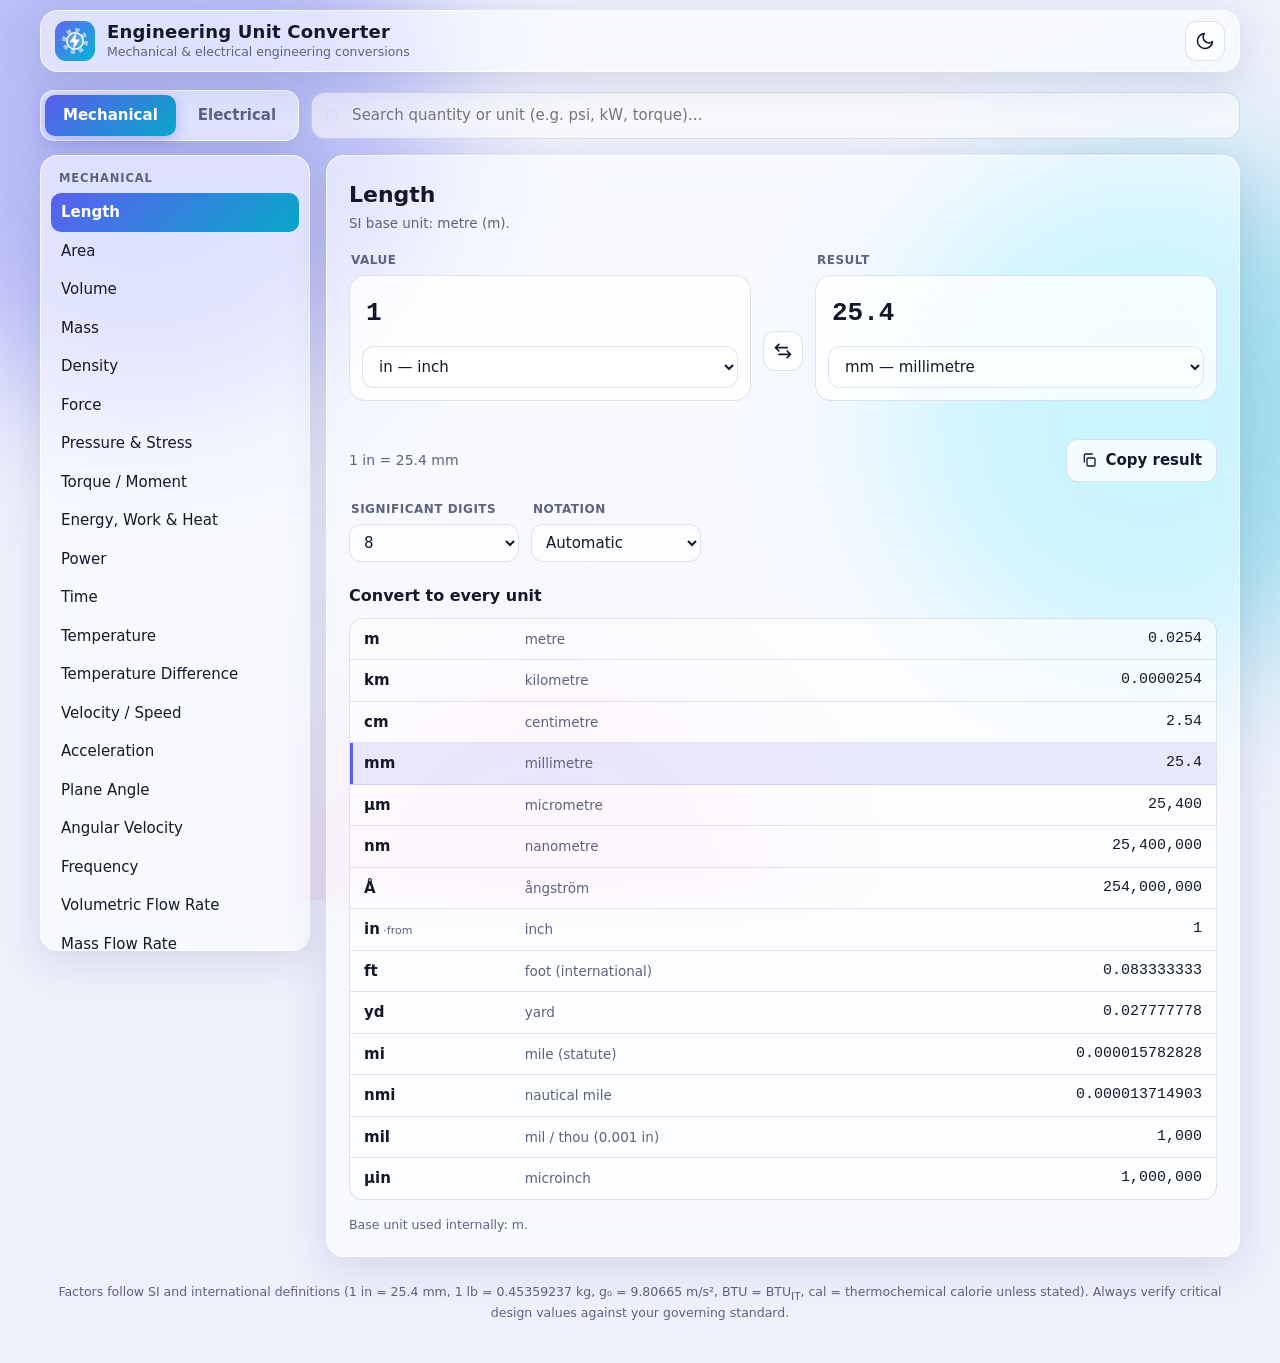
<file: apps/6mq7y1hb.html>
<!DOCTYPE html>
<html lang="en" data-theme="light">
<head>
<meta charset="UTF-8">
<meta name="viewport" content="width=device-width, initial-scale=1">
<meta name="color-scheme" content="light dark">
<title>Engineering Unit Converter</title>
<meta name="description" content="Precise unit conversions for mechanical and electrical engineering.">
<link rel="icon" href="data:image/svg+xml,%3Csvg xmlns='http://www.w3.org/2000/svg' viewBox='0 0 32 32'%3E%3Cdefs%3E%3ClinearGradient id='g' x1='0' y1='0' x2='1' y2='1'%3E%3Cstop offset='0' stop-color='%236366f1'/%3E%3Cstop offset='1' stop-color='%2306b6d4'/%3E%3C/linearGradient%3E%3C/defs%3E%3Crect width='32' height='32' rx='8' fill='url(%23g)'/%3E%3Cpath d='M17.5 5 9 17h5.5L13.5 27 23 14.5h-5.8z' fill='%23fff'/%3E%3C/svg%3E">
<style>
:root{
  --bg:#eef1fb;
  --text:#14182b;
  --muted:#5b6380;
  --glass:rgba(255,255,255,.58);
  --glass-strong:rgba(255,255,255,.78);
  --border:rgba(255,255,255,.75);
  --line:rgba(70,80,130,.16);
  --accent:#5b5ff0;
  --accent2:#08a8c9;
  --accent-soft:rgba(91,95,240,.12);
  --shadow:0 10px 40px rgba(60,70,130,.16);
  --blob1:rgba(99,102,241,.38);
  --blob2:rgba(6,182,212,.32);
  --blob3:rgba(244,114,182,.22);
  --danger:#c62f45;
  --ok:#0e8f62;
}
:root[data-theme="dark"]{
  --bg:#0a0e1d;
  --text:#e8ebf8;
  --muted:#9aa3c4;
  --glass:rgba(24,30,56,.55);
  --glass-strong:rgba(30,38,70,.78);
  --border:rgba(255,255,255,.09);
  --line:rgba(160,175,255,.15);
  --accent:#8b8ffa;
  --accent2:#34d3ee;
  --accent-soft:rgba(139,143,250,.16);
  --shadow:0 12px 44px rgba(0,0,0,.5);
  --blob1:rgba(99,102,241,.35);
  --blob2:rgba(6,182,212,.22);
  --blob3:rgba(168,85,247,.22);
  --danger:#ff7088;
  --ok:#4fd8a5;
}
*{box-sizing:border-box}
html{-webkit-text-size-adjust:100%}
body{
  margin:0;min-height:100vh;color:var(--text);background:var(--bg);
  font-family:Inter,system-ui,-apple-system,"Segoe UI",Roboto,"Helvetica Neue",Arial,sans-serif;
  font-size:15px;line-height:1.5;transition:background .3s,color .3s;
}
.bg{position:fixed;inset:0;z-index:-1;overflow:hidden;pointer-events:none}
.bg i{position:absolute;border-radius:50%;filter:blur(70px);animation:float 22s ease-in-out infinite alternate}
.bg i:nth-child(1){width:46vmax;height:46vmax;left:-12vmax;top:-14vmax;background:var(--blob1)}
.bg i:nth-child(2){width:40vmax;height:40vmax;right:-10vmax;top:18vh;background:var(--blob2);animation-delay:-7s}
.bg i:nth-child(3){width:36vmax;height:36vmax;left:25vw;bottom:-18vmax;background:var(--blob3);animation-delay:-13s}
@keyframes float{to{transform:translate(4vmax,3vmax) scale(1.08)}}
@media (prefers-reduced-motion:reduce){.bg i{animation:none}*{transition:none!important}}

.glass{
  background:var(--glass);border:1px solid var(--border);
  -webkit-backdrop-filter:blur(18px) saturate(165%);backdrop-filter:blur(18px) saturate(165%);
  box-shadow:var(--shadow);border-radius:18px;
}
.topbar{
  position:sticky;top:10px;z-index:20;margin:10px auto 0;width:min(1200px,calc(100% - 24px));
  display:flex;align-items:center;gap:12px;padding:10px 14px;
}
.logo{width:40px;height:40px;flex:none}
.brand{min-width:0}
.brand h1{margin:0;font-size:18px;line-height:1.2;letter-spacing:.2px}
.brand p{margin:0;color:var(--muted);font-size:12.5px;white-space:nowrap;overflow:hidden;text-overflow:ellipsis}
.spacer{flex:1}
.icon-btn{
  width:40px;height:40px;border-radius:12px;border:1px solid var(--line);background:var(--glass-strong);
  color:var(--text);display:grid;place-items:center;cursor:pointer;transition:transform .15s,border-color .2s;
}
.icon-btn:hover{border-color:var(--accent);transform:translateY(-1px)}
.icon-btn svg{width:20px;height:20px}
.sun{display:none}
:root[data-theme="dark"] .sun{display:block}
:root[data-theme="dark"] .moon{display:none}

.wrap{width:min(1200px,calc(100% - 24px));margin:18px auto 40px}
.toolbar{display:flex;gap:12px;flex-wrap:wrap;align-items:center;margin-bottom:14px}
.tabs{display:inline-flex;padding:4px;gap:4px;border-radius:14px}
.tab{
  border:0;background:transparent;color:var(--muted);font:inherit;font-weight:600;
  padding:9px 18px;border-radius:10px;cursor:pointer;transition:all .2s;
}
.tab[aria-selected="true"]{background:linear-gradient(135deg,var(--accent),var(--accent2));color:#fff;box-shadow:0 4px 14px rgba(80,90,240,.35)}
.tab:not([aria-selected="true"]):hover{color:var(--text)}
.search{flex:1;min-width:200px;position:relative}
.search input{
  width:100%;padding:11px 14px 11px 40px;border-radius:14px;border:1px solid var(--line);
  background:var(--glass);color:var(--text);font:inherit;outline:none;
  -webkit-backdrop-filter:blur(14px);backdrop-filter:blur(14px);
}
.search svg{position:absolute;left:13px;top:50%;transform:translateY(-50%);width:18px;height:18px;color:var(--muted)}
input:focus-visible,select:focus-visible,button:focus-visible{outline:2px solid var(--accent);outline-offset:2px}

.layout{display:grid;grid-template-columns:270px minmax(0,1fr);gap:16px;align-items:start}
.cats{padding:10px;position:sticky;top:84px;max-height:calc(100vh - 104px);overflow:auto}
.cats h4{margin:10px 8px 6px;font-size:11.5px;letter-spacing:.9px;text-transform:uppercase;color:var(--muted)}
.cats h4:first-child{margin-top:4px}
.cat{
  display:block;width:100%;text-align:left;border:0;background:transparent;color:var(--text);font:inherit;
  padding:8px 10px;border-radius:10px;cursor:pointer;transition:background .15s;
}
.cat:hover{background:var(--accent-soft)}
.cat[aria-current="true"]{background:linear-gradient(135deg,var(--accent),var(--accent2));color:#fff;font-weight:600}
.empty{padding:14px 10px;color:var(--muted);font-size:14px}

.panel{padding:22px}
.panel-head h2{margin:0;font-size:22px}
.panel-head p{margin:2px 0 18px;color:var(--muted);font-size:13.5px}
.conv{display:grid;grid-template-columns:minmax(0,1fr) auto minmax(0,1fr);gap:12px;align-items:end}
.field label{display:block;font-size:12px;font-weight:600;letter-spacing:.5px;text-transform:uppercase;color:var(--muted);margin:0 0 6px 2px}
.box{
  display:flex;flex-direction:column;gap:8px;padding:12px;border-radius:16px;
  border:1px solid var(--line);background:var(--glass-strong);
}
.box input,.out{
  width:100%;min-height:50px;padding:6px 4px;border:0;background:transparent;color:var(--text);
  font:600 26px/1.25 ui-monospace,SFMono-Regular,Menlo,Consolas,monospace;outline:none;
}
.out{display:flex;align-items:center;overflow-wrap:anywhere;word-break:break-all}
.out.dim{color:var(--muted)}
select{
  width:100%;padding:10px 12px;border-radius:12px;border:1px solid var(--line);
  background:var(--glass);color:var(--text);font:inherit;cursor:pointer;
}
select option{background:var(--bg);color:var(--text)}
.box:focus-within{border-color:var(--accent);box-shadow:0 0 0 3px var(--accent-soft)}
.swap{margin-bottom:30px}
.swap:hover svg{transform:rotate(180deg)}
.swap svg{transition:transform .3s}
.msg{min-height:22px;margin:10px 2px 0;font-size:13.5px;color:var(--danger)}
.meta{display:flex;flex-wrap:wrap;gap:10px;align-items:center;justify-content:space-between;margin-top:6px}
.ref{color:var(--muted);font-size:14px;overflow-wrap:anywhere}
.btn{
  display:inline-flex;align-items:center;gap:8px;padding:9px 14px;border-radius:12px;font:inherit;font-weight:600;cursor:pointer;
  border:1px solid var(--line);background:var(--glass-strong);color:var(--text);transition:all .15s;
}
.btn:hover{border-color:var(--accent);transform:translateY(-1px)}
.btn svg{width:16px;height:16px}
.opts{display:flex;gap:12px;flex-wrap:wrap;margin:18px 0 6px}
.opts .field{min-width:170px}
.opts select{padding:8px 10px}
h3{margin:22px 0 10px;font-size:16px}
.table{border:1px solid var(--line);border-radius:14px;overflow:hidden;background:var(--glass)}
.row{
  display:grid;grid-template-columns:minmax(70px,.7fr) minmax(0,1.5fr) minmax(0,1.6fr);gap:10px;align-items:center;
  width:100%;padding:9px 14px;border:0;border-bottom:1px solid var(--line);background:transparent;color:var(--text);
  font:inherit;text-align:left;cursor:pointer;
}
.row:last-child{border-bottom:0}
.row:hover{background:var(--accent-soft)}
.row .sym{font-weight:700}
.row .nm{color:var(--muted);font-size:13.5px}
.row .val{font-family:ui-monospace,SFMono-Regular,Menlo,Consolas,monospace;text-align:right;overflow-wrap:anywhere}
.row.is-to{background:var(--accent-soft);box-shadow:inset 3px 0 0 var(--accent)}
.row.is-from .sym::after{content:" ·from";font-weight:500;font-size:11px;color:var(--muted)}
.note{margin-top:16px;color:var(--muted);font-size:12.5px}
footer{margin:26px 4px 0;color:var(--muted);font-size:12.5px;text-align:center}
.toast{
  position:fixed;left:50%;bottom:26px;transform:translate(-50%,20px);opacity:0;pointer-events:none;
  padding:10px 18px;border-radius:12px;background:var(--glass-strong);border:1px solid var(--line);
  -webkit-backdrop-filter:blur(16px);backdrop-filter:blur(16px);box-shadow:var(--shadow);transition:all .25s;z-index:50;
}
.toast.show{opacity:1;transform:translate(-50%,0)}

@media (max-width:900px){
  .layout{grid-template-columns:1fr}
  .cats{position:static;max-height:none;display:flex;gap:6px;overflow-x:auto;padding:8px;scroll-snap-type:x proximity}
  .cats h4{display:none}
  .cats .grp{display:contents}
  .cat{width:auto;flex:none;white-space:nowrap;border:1px solid var(--line);scroll-snap-align:start}
}
@media (max-width:640px){
  .brand p{display:none}
  .panel{padding:16px}
  .conv{grid-template-columns:1fr}
  .swap{margin:0 auto}
  .swap svg{transform:rotate(90deg)}
  .swap:hover svg{transform:rotate(270deg)}
  .box input,.out{font-size:22px}
  .row{grid-template-columns:minmax(60px,.8fr) minmax(0,1.6fr);}
  .row .nm{display:none}
}
</style>
</head>
<body>
<div class="bg" aria-hidden="true"><i></i><i></i><i></i></div>

<header class="topbar glass">
  <svg class="logo" viewBox="0 0 40 40" aria-hidden="true">
    <defs><linearGradient id="lg" x1="0" y1="0" x2="1" y2="1"><stop offset="0" stop-color="#6366f1"/><stop offset="1" stop-color="#06b6d4"/></linearGradient></defs>
    <rect width="40" height="40" rx="11" fill="url(#lg)"/>
    <circle cx="20" cy="20" r="11" fill="none" stroke="rgba(255,255,255,.55)" stroke-width="4" stroke-dasharray="4.3 4.3"/>
    <circle cx="20" cy="20" r="8.2" fill="rgba(255,255,255,.18)" stroke="#fff" stroke-width="1.6"/>
    <path d="M21.4 11.5 14.6 21.2h4.4l-1 7.3 6.9-10h-4.5z" fill="#fff"/>
  </svg>
  <div class="brand">
    <h1>Engineering Unit Converter</h1>
    <p>Mechanical &amp; electrical engineering conversions</p>
  </div>
  <div class="spacer"></div>
  <button class="icon-btn" id="themeBtn" type="button" aria-label="Toggle light / dark theme" title="Toggle theme">
    <svg class="moon" viewBox="0 0 24 24" fill="none" stroke="currentColor" stroke-width="2" stroke-linecap="round" stroke-linejoin="round"><path d="M21 12.8A9 9 0 1 1 11.2 3a7 7 0 0 0 9.8 9.8z"/></svg>
    <svg class="sun" viewBox="0 0 24 24" fill="none" stroke="currentColor" stroke-width="2" stroke-linecap="round" stroke-linejoin="round"><circle cx="12" cy="12" r="4"/><path d="M12 2v2M12 20v2M4.9 4.9l1.4 1.4M17.7 17.7l1.4 1.4M2 12h2M20 12h2M4.9 19.1l1.4-1.4M17.7 6.3l1.4-1.4"/></svg>
  </button>
</header>

<main class="wrap">
  <div class="toolbar">
    <div class="tabs glass" role="tablist" aria-label="Discipline">
      <button class="tab" role="tab" id="tab-mech" data-g="mech" type="button">Mechanical</button>
      <button class="tab" role="tab" id="tab-elec" data-g="elec" type="button">Electrical</button>
    </div>
    <div class="search">
      <svg viewBox="0 0 24 24" fill="none" stroke="currentColor" stroke-width="2" stroke-linecap="round"><circle cx="11" cy="11" r="7"/><path d="m20 20-3.5-3.5"/></svg>
      <input id="search" type="search" placeholder="Search quantity or unit (e.g. psi, kW, torque)…" aria-label="Search quantities and units" autocomplete="off">
    </div>
  </div>

  <div class="layout">
    <aside class="cats glass" id="cats" aria-label="Quantities"></aside>

    <section class="panel glass" aria-labelledby="catName">
      <div class="panel-head">
        <h2 id="catName"></h2>
        <p id="catDesc"></p>
      </div>

      <div class="conv">
        <div class="field">
          <label for="inVal">Value</label>
          <div class="box">
            <input id="inVal" type="text" inputmode="decimal" autocomplete="off" spellcheck="false" value="1" aria-describedby="msg">
            <select id="fromSel" aria-label="From unit"></select>
          </div>
        </div>

        <button class="icon-btn swap" id="swap" type="button" aria-label="Swap units" title="Swap units">
          <svg viewBox="0 0 24 24" fill="none" stroke="currentColor" stroke-width="2" stroke-linecap="round" stroke-linejoin="round"><path d="M7 4 3 8l4 4M3 8h14M17 20l4-4-4-4M21 16H7"/></svg>
        </button>

        <div class="field">
          <label>Result</label>
          <div class="box">
            <div class="out" id="outVal" role="status" aria-live="polite">—</div>
            <select id="toSel" aria-label="To unit"></select>
          </div>
        </div>
      </div>

      <div class="msg" id="msg" role="alert"></div>

      <div class="meta">
        <div class="ref" id="ref"></div>
        <button class="btn" id="copyBtn" type="button">
          <svg viewBox="0 0 24 24" fill="none" stroke="currentColor" stroke-width="2" stroke-linecap="round" stroke-linejoin="round"><rect x="9" y="9" width="12" height="12" rx="2"/><path d="M5 15V5a2 2 0 0 1 2-2h10"/></svg>
          Copy result
        </button>
      </div>

      <div class="opts">
        <div class="field">
          <label for="prec">Significant digits</label>
          <select id="prec">
            <option value="4">4</option><option value="6">6</option><option value="8" selected>8</option>
            <option value="10">10</option><option value="12">12</option>
          </select>
        </div>
        <div class="field">
          <label for="notation">Notation</label>
          <select id="notation">
            <option value="auto" selected>Automatic</option>
            <option value="sci">Scientific</option>
          </select>
        </div>
      </div>

      <h3>Convert to every unit</h3>
      <div class="table" id="table"></div>
      <div class="note" id="catNote"></div>
    </section>
  </div>

  <footer>
    Factors follow SI and international definitions (1&nbsp;in&nbsp;=&nbsp;25.4&nbsp;mm, 1&nbsp;lb&nbsp;=&nbsp;0.45359237&nbsp;kg, g₀&nbsp;=&nbsp;9.80665&nbsp;m/s², BTU&nbsp;=&nbsp;BTU<sub>IT</sub>, cal&nbsp;=&nbsp;thermochemical calorie unless stated).
    Always verify critical design values against your governing standard.
  </footer>
</main>
<div class="toast" id="toast" role="status"></div>

<script>
// ==CORE-START==
/* ---------- Exact reference constants ---------- */
const IN = 0.0254, FT = 0.3048, YD = 0.9144, MI = 1609.344;
const LB = 0.45359237, G0 = 9.80665, LBF = LB * G0;
const BTU = 1055.05585262;              // International Table BTU, J
const CAL = 4.184;                      // thermochemical calorie, J
const GAL = 3.785411784e-3;             // US gallon, m³
const UKGAL = 4.54609e-3;               // imperial gallon, m³
const HP = 550 * FT * LBF;              // mechanical horsepower, W
const DF = 5 / 9;                       // size of 1 °F / 1 °R in kelvin
const CMIL = Math.PI / 4 * Math.pow(IN / 1000, 2);   // circular mil, m²
const IN2 = IN * IN, FT2 = FT * FT, IN3 = IN * IN * IN, FT3 = FT * FT * FT;

/* Linear unit: value_in_base = value * f */
const L = (s, n, f) => ({ s, n, f });
/* Non-linear unit: to(x) -> base, from(base) -> x */
const N = (s, n, to, from) => ({ s, n, to, from });

const CATS = [
/* ================= MECHANICAL ================= */
{ id:'length', name:'Length', g:'both', base:'m',
  desc:'SI base unit: metre (m).',
  units:[L('m','metre',1),L('km','kilometre',1e3),L('cm','centimetre',1e-2),L('mm','millimetre',1e-3),L('µm','micrometre',1e-6),L('nm','nanometre',1e-9),L('Å','ångström',1e-10),
         L('in','inch',IN),L('ft','foot (international)',FT),L('yd','yard',YD),L('mi','mile (statute)',MI),L('nmi','nautical mile',1852),L('mil','mil / thou (0.001 in)',IN/1000),L('µin','microinch',IN/1e6)],
  from:'in', to:'mm' },
{ id:'area', name:'Area', g:'both', base:'m²',
  desc:'SI derived unit: square metre (m²). Circular mil is used for wire cross-sections.',
  units:[L('m²','square metre',1),L('km²','square kilometre',1e6),L('ha','hectare',1e4),L('cm²','square centimetre',1e-4),L('mm²','square millimetre',1e-6),L('µm²','square micrometre',1e-12),
         L('in²','square inch',IN2),L('ft²','square foot',FT2),L('yd²','square yard',YD*YD),L('acre','acre',43560*FT2),L('mi²','square mile',MI*MI),
         L('cmil','circular mil',CMIL),L('kcmil','kcmil (MCM)',CMIL*1000)],
  from:'in²', to:'mm²' },
{ id:'volume', name:'Volume', g:'mech', base:'m³',
  desc:'SI derived unit: cubic metre (m³). US liquid and imperial gallons are both provided.',
  units:[L('m³','cubic metre',1),L('L','litre',1e-3),L('mL','millilitre',1e-6),L('cm³','cubic centimetre',1e-6),L('mm³','cubic millimetre',1e-9),
         L('in³','cubic inch',IN3),L('ft³','cubic foot',FT3),L('yd³','cubic yard',YD*YD*YD),
         L('gal (US)','US liquid gallon',GAL),L('qt (US)','US liquid quart',GAL/4),L('pt (US)','US liquid pint',GAL/8),L('fl oz (US)','US fluid ounce',GAL/128),
         L('gal (UK)','imperial gallon',UKGAL),L('pt (UK)','imperial pint',UKGAL/8),L('fl oz (UK)','imperial fluid ounce',UKGAL/160),L('bbl','oil barrel (42 US gal)',42*GAL)],
  from:'gal (US)', to:'L' },
{ id:'mass', name:'Mass', g:'mech', base:'kg',
  desc:'SI base unit: kilogram (kg). lb and oz are avoirdupois mass units.',
  units:[L('kg','kilogram',1),L('g','gram',1e-3),L('mg','milligram',1e-6),L('µg','microgram',1e-9),L('t','tonne (metric)',1e3),
         L('lb','pound (lbm)',LB),L('oz','ounce',LB/16),L('gr','grain',LB/7000),L('slug','slug',LBF/FT),L('ton (short)','short ton (2000 lb)',2000*LB),L('ton (long)','long ton (2240 lb)',2240*LB)],
  from:'lb', to:'kg' },
{ id:'density', name:'Density', g:'mech', base:'kg/m³',
  desc:'SI derived unit: kilogram per cubic metre (kg/m³).',
  units:[L('kg/m³','kilogram per cubic metre',1),L('g/cm³','gram per cubic centimetre',1e3),L('g/mL','gram per millilitre',1e3),L('kg/L','kilogram per litre',1e3),L('t/m³','tonne per cubic metre',1e3),L('g/L','gram per litre',1),
         L('lb/ft³','pound per cubic foot',LB/FT3),L('lb/in³','pound per cubic inch',LB/IN3),L('lb/gal (US)','pound per US gallon',LB/GAL),L('lb/gal (UK)','pound per imperial gallon',LB/UKGAL),L('slug/ft³','slug per cubic foot',(LBF/FT)/FT3)],
  from:'lb/ft³', to:'kg/m³' },
{ id:'force', name:'Force', g:'mech', base:'N',
  desc:'SI derived unit: newton (N). kgf and lbf use standard gravity g₀ = 9.80665 m/s².',
  units:[L('N','newton',1),L('mN','millinewton',1e-3),L('kN','kilonewton',1e3),L('MN','meganewton',1e6),
         L('kgf','kilogram-force',G0),L('tf','tonne-force (metric)',1000*G0),L('lbf','pound-force',LBF),L('kip','kilopound-force',1000*LBF),L('ozf','ounce-force',LBF/16),L('ton-force (short)','short ton-force',2000*LBF),L('pdl','poundal',LB*FT),L('dyn','dyne',1e-5)],
  from:'lbf', to:'N' },
{ id:'pressure', name:'Pressure & Stress', g:'mech', base:'Pa',
  desc:'SI derived unit: pascal (Pa = N/m²). Applies equally to mechanical stress. mmHg, inHg and H₂O columns use conventional definitions.',
  units:[L('Pa','pascal',1),L('hPa','hectopascal',100),L('kPa','kilopascal',1e3),L('MPa','megapascal (= N/mm²)',1e6),L('GPa','gigapascal',1e9),
         L('bar','bar',1e5),L('mbar','millibar',100),L('atm','standard atmosphere',101325),L('at','technical atmosphere (kgf/cm²)',G0*1e4),
         L('psi','pound-force per square inch',LBF/IN2),L('ksi','kip per square inch',1000*LBF/IN2),L('psf','pound-force per square foot',LBF/FT2),
         L('kgf/cm²','kilogram-force per cm²',G0*1e4),L('kgf/mm²','kilogram-force per mm²',G0*1e6),
         L('Torr','torr (1/760 atm)',101325/760),L('mmHg','millimetre of mercury (conv.)',133.322387415),L('inHg','inch of mercury (conv.)',133.322387415*25.4),
         L('mmH₂O','millimetre of water (conv.)',G0),L('inH₂O','inch of water (conv.)',G0*25.4)],
  from:'psi', to:'kPa' },
{ id:'torque', name:'Torque / Moment', g:'mech', base:'N·m',
  desc:'SI derived unit: newton metre (N·m). For torque, 1 N·m is not expressed as joule.',
  units:[L('N·m','newton metre',1),L('kN·m','kilonewton metre',1e3),L('mN·m','millinewton metre',1e-3),L('N·cm','newton centimetre',1e-2),L('N·mm','newton millimetre',1e-3),
         L('kgf·m','kilogram-force metre',G0),L('kgf·cm','kilogram-force centimetre',G0/100),L('kgf·mm','kilogram-force millimetre',G0/1000),
         L('lbf·ft','pound-force foot',LBF*FT),L('lbf·in','pound-force inch',LBF*IN),L('ozf·in','ounce-force inch',LBF*IN/16),L('dyn·cm','dyne centimetre',1e-7)],
  from:'lbf·ft', to:'N·m' },
{ id:'energy', name:'Energy, Work & Heat', g:'both', base:'J',
  desc:'SI derived unit: joule (J). BTU is the International Table BTU; cal is the thermochemical calorie.',
  units:[L('J','joule',1),L('kJ','kilojoule',1e3),L('MJ','megajoule',1e6),L('GJ','gigajoule',1e9),L('mJ','millijoule',1e-3),
         L('Wh','watt-hour',3600),L('kWh','kilowatt-hour',3.6e6),L('MWh','megawatt-hour',3.6e9),
         L('cal','calorie (thermochemical)',CAL),L('kcal','kilocalorie (thermochemical)',CAL*1000),L('BTU','British thermal unit (IT)',BTU),L('therm','therm (US)',1.054804e8),
         L('ft·lbf','foot pound-force',LBF*FT),L('in·lbf','inch pound-force',LBF*IN),L('kgf·m','kilogram-force metre',G0),L('hp·h','horsepower-hour',HP*3600),
         L('eV','electronvolt',1.602176634e-19),L('erg','erg',1e-7)],
  from:'kWh', to:'MJ' },
{ id:'power', name:'Power', g:'both', base:'W',
  desc:'SI derived unit: watt (W). hp is mechanical horsepower (550 ft·lbf/s); PS is metric horsepower (75 kgf·m/s).',
  units:[L('W','watt',1),L('mW','milliwatt',1e-3),L('µW','microwatt',1e-6),L('kW','kilowatt',1e3),L('MW','megawatt',1e6),L('GW','gigawatt',1e9),
         L('hp','horsepower (mechanical)',HP),L('PS','metric horsepower (PS / CV)',75*G0),L('hp (elec)','electrical horsepower',746),L('hp (boiler)','boiler horsepower',33475*BTU/3600),
         L('BTU/h','BTU (IT) per hour',BTU/3600),L('BTU/s','BTU (IT) per second',BTU),L('TR','ton of refrigeration (12 000 BTU/h)',12000*BTU/3600),
         L('kcal/h','kilocalorie per hour',CAL*1000/3600),L('cal/s','calorie per second',CAL),L('ft·lbf/s','foot pound-force per second',LBF*FT),L('kgf·m/s','kilogram-force metre per second',G0),L('erg/s','erg per second',1e-7)],
  from:'hp', to:'kW' },
{ id:'time', name:'Time', g:'both', base:'s',
  desc:'SI base unit: second (s).',
  units:[L('s','second',1),L('ms','millisecond',1e-3),L('µs','microsecond',1e-6),L('ns','nanosecond',1e-9),L('min','minute',60),L('h','hour',3600),L('day','day',86400),L('week','week',604800),
         L('yr (365 d)','year (365 days)',365*86400),L('yr (365.25 d)','Julian year (365.25 days)',365.25*86400)],
  from:'h', to:'s' },
{ id:'temp', name:'Temperature', g:'both', base:'°C',
  desc:'Absolute temperature scales. For temperature differences use “Temperature Difference”.',
  units:[N('°C','degree Celsius',x=>x,b=>b),
         N('K','kelvin',x=>x-273.15,b=>b+273.15),
         N('°F','degree Fahrenheit',x=>(x-32)*DF,b=>b/DF+32),
         N('°R','degree Rankine',x=>(x-491.67)*DF,b=>b/DF+491.67)],
  from:'°C', to:'°F' },
{ id:'dtemp', name:'Temperature Difference', g:'mech', base:'K',
  desc:'Intervals only (ΔT), no offset: 1 K = 1 °C and 1 °F = 1 °R = 5/9 K.',
  units:[L('K','kelvin (Δ)',1),L('°C','degree Celsius (Δ)',1),L('°F','degree Fahrenheit (Δ)',DF),L('°R','degree Rankine (Δ)',DF)],
  from:'°C', to:'°F' },
{ id:'velocity', name:'Velocity / Speed', g:'mech', base:'m/s',
  desc:'SI derived unit: metre per second (m/s).',
  units:[L('m/s','metre per second',1),L('km/h','kilometre per hour',1/3.6),L('m/min','metre per minute',1/60),L('cm/s','centimetre per second',1e-2),L('mm/s','millimetre per second',1e-3),
         L('mph','mile per hour',MI/3600),L('ft/s','foot per second',FT),L('ft/min','foot per minute',FT/60),L('in/s','inch per second',IN),L('kn','knot',1852/3600)],
  from:'mph', to:'km/h' },
{ id:'accel', name:'Acceleration', g:'mech', base:'m/s²',
  desc:'SI derived unit: metre per second squared (m/s²). g₀ = 9.80665 m/s² (standard gravity).',
  units:[L('m/s²','metre per second squared',1),L('mm/s²','millimetre per second squared',1e-3),L('cm/s² (Gal)','gal (centimetre per second squared)',1e-2),
         L('g₀','standard gravity',G0),L('ft/s²','foot per second squared',FT),L('in/s²','inch per second squared',IN),L('km/h/s','kilometre per hour per second',1/3.6)],
  from:'g₀', to:'m/s²' },
{ id:'angle', name:'Plane Angle', g:'both', base:'rad',
  desc:'SI derived unit: radian (rad). Also used for electrical phase angle.',
  units:[L('rad','radian',1),L('mrad','milliradian',1e-3),L('°','degree',Math.PI/180),L('′','arcminute',Math.PI/10800),L('″','arcsecond',Math.PI/648000),L('grad','gradian',Math.PI/200),L('rev','revolution (turn)',2*Math.PI)],
  from:'°', to:'rad' },
{ id:'angvel', name:'Angular Velocity', g:'mech', base:'rad/s',
  desc:'SI derived unit: radian per second (rad/s).',
  units:[L('rad/s','radian per second',1),L('rpm','revolution per minute',2*Math.PI/60),L('rps','revolution per second',2*Math.PI),L('rev/h','revolution per hour',2*Math.PI/3600),L('°/s','degree per second',Math.PI/180),L('°/min','degree per minute',Math.PI/10800),L('rad/min','radian per minute',1/60)],
  from:'rpm', to:'rad/s' },
{ id:'freq', name:'Frequency', g:'both', base:'Hz',
  desc:'SI derived unit: hertz (Hz = cycles per second). Angular frequency ω = 2πf (rad/s).',
  units:[L('Hz','hertz',1),L('mHz','millihertz',1e-3),L('kHz','kilohertz',1e3),L('MHz','megahertz',1e6),L('GHz','gigahertz',1e9),L('THz','terahertz',1e12),
         L('rpm','cycles per minute (rpm)',1/60),L('rad/s','radian per second (ω)',1/(2*Math.PI))],
  from:'Hz', to:'rad/s' },
{ id:'flow', name:'Volumetric Flow Rate', g:'mech', base:'m³/s',
  desc:'SI derived unit: cubic metre per second (m³/s). CFM and GPM are US customary.',
  units:[L('m³/s','cubic metre per second',1),L('m³/min','cubic metre per minute',1/60),L('m³/h','cubic metre per hour',1/3600),L('m³/day','cubic metre per day',1/86400),
         L('L/s','litre per second',1e-3),L('L/min','litre per minute',1e-3/60),L('L/h','litre per hour',1e-3/3600),L('mL/min','millilitre per minute',1e-6/60),
         L('ft³/s','cubic foot per second',FT3),L('CFM','cubic foot per minute',FT3/60),L('ft³/h','cubic foot per hour',FT3/3600),
         L('GPM (US)','US gallon per minute',GAL/60),L('gal/h (US)','US gallon per hour',GAL/3600),L('gal/day (US)','US gallon per day',GAL/86400),L('GPM (UK)','imperial gallon per minute',UKGAL/60),L('bbl/day','oil barrel per day',42*GAL/86400)],
  from:'GPM (US)', to:'L/min' },
{ id:'massflow', name:'Mass Flow Rate', g:'mech', base:'kg/s',
  desc:'SI derived unit: kilogram per second (kg/s).',
  units:[L('kg/s','kilogram per second',1),L('kg/min','kilogram per minute',1/60),L('kg/h','kilogram per hour',1/3600),L('g/s','gram per second',1e-3),L('g/min','gram per minute',1e-3/60),
         L('t/h','tonne per hour',1000/3600),L('lb/s','pound per second',LB),L('lb/min','pound per minute',LB/60),L('lb/h','pound per hour',LB/3600)],
  from:'lb/h', to:'kg/h' },
{ id:'dynvisc', name:'Dynamic Viscosity', g:'mech', base:'Pa·s',
  desc:'SI derived unit: pascal second (Pa·s). 1 cP = 1 mPa·s.',
  units:[L('Pa·s','pascal second',1),L('mPa·s','millipascal second',1e-3),L('cP','centipoise',1e-3),L('P','poise',0.1),L('kgf·s/m²','kilogram-force second per m²',G0),
         L('lb/(ft·s)','pound per foot second',LB/FT),L('lb/(ft·h)','pound per foot hour',LB/FT/3600),L('lbf·s/ft²','pound-force second per ft²',LBF/FT2),L('reyn','reyn (lbf·s/in²)',LBF/IN2)],
  from:'cP', to:'Pa·s' },
{ id:'kinvisc', name:'Kinematic Viscosity', g:'mech', base:'m²/s',
  desc:'SI derived unit: square metre per second (m²/s). 1 cSt = 1 mm²/s.',
  units:[L('m²/s','square metre per second',1),L('mm²/s','square millimetre per second',1e-6),L('cSt','centistokes',1e-6),L('St','stokes',1e-4),L('cm²/s','square centimetre per second',1e-4),
         L('m²/h','square metre per hour',1/3600),L('ft²/s','square foot per second',FT2),L('ft²/h','square foot per hour',FT2/3600),L('in²/s','square inch per second',IN2)],
  from:'cSt', to:'m²/s' },
{ id:'thermcond', name:'Thermal Conductivity', g:'mech', base:'W/(m·K)',
  desc:'SI derived unit: watt per metre kelvin (W/(m·K)). BTU is BTU(IT); cal and kcal are thermochemical.',
  units:[L('W/(m·K)','watt per metre kelvin',1),L('mW/(m·K)','milliwatt per metre kelvin',1e-3),L('kW/(m·K)','kilowatt per metre kelvin',1e3),L('W/(cm·K)','watt per centimetre kelvin',100),
         L('BTU/(h·ft·°F)','BTU per hour foot °F',BTU/3600/(FT*DF)),L('BTU·in/(h·ft²·°F)','BTU inch per hour ft² °F',BTU/3600*IN/(FT2*DF)),
         L('kcal/(h·m·K)','kilocalorie per hour metre kelvin',CAL*1000/3600),L('cal/(s·cm·K)','calorie per second cm kelvin',CAL*100)],
  from:'BTU/(h·ft·°F)', to:'W/(m·K)' },
{ id:'htc', name:'Heat Transfer Coefficient', g:'mech', base:'W/(m²·K)',
  desc:'SI derived unit: watt per square metre kelvin (W/(m²·K)).',
  units:[L('W/(m²·K)','watt per m² kelvin',1),L('kW/(m²·K)','kilowatt per m² kelvin',1e3),L('W/(cm²·K)','watt per cm² kelvin',1e4),
         L('BTU/(h·ft²·°F)','BTU per hour ft² °F',BTU/3600/(FT2*DF)),L('kcal/(h·m²·K)','kilocalorie per hour m² kelvin',CAL*1000/3600),L('cal/(s·cm²·K)','calorie per second cm² kelvin',CAL*1e4)],
  from:'BTU/(h·ft²·°F)', to:'W/(m²·K)' },
{ id:'specheat', name:'Specific Heat Capacity', g:'mech', base:'J/(kg·K)',
  desc:'SI derived unit: joule per kilogram kelvin (J/(kg·K)).',
  units:[L('J/(kg·K)','joule per kilogram kelvin',1),L('kJ/(kg·K)','kilojoule per kilogram kelvin',1e3),L('J/(g·K)','joule per gram kelvin',1e3),
         L('cal/(g·K)','calorie per gram kelvin',CAL*1000),L('kcal/(kg·K)','kilocalorie per kilogram kelvin',CAL*1000),L('BTU/(lb·°F)','BTU per pound °F',BTU/(LB*DF))],
  from:'BTU/(lb·°F)', to:'kJ/(kg·K)' },
{ id:'heatflux', name:'Heat Flux', g:'mech', base:'W/m²',
  desc:'SI derived unit: watt per square metre (W/m²).',
  units:[L('W/m²','watt per square metre',1),L('kW/m²','kilowatt per square metre',1e3),L('W/cm²','watt per square centimetre',1e4),
         L('BTU/(h·ft²)','BTU per hour ft²',BTU/3600/FT2),L('BTU/(s·ft²)','BTU per second ft²',BTU/FT2),L('kcal/(h·m²)','kilocalorie per hour m²',CAL*1000/3600),L('cal/(s·cm²)','calorie per second cm²',CAL*1e4)],
  from:'BTU/(h·ft²)', to:'W/m²' },
{ id:'minertia', name:'Mass Moment of Inertia', g:'mech', base:'kg·m²',
  desc:'SI derived unit: kilogram square metre (kg·m²).',
  units:[L('kg·m²','kilogram square metre',1),L('kg·cm²','kilogram square centimetre',1e-4),L('kg·mm²','kilogram square millimetre',1e-6),L('g·cm²','gram square centimetre',1e-7),
         L('lb·ft²','pound square foot',LB*FT2),L('lb·in²','pound square inch',LB*IN2),L('oz·in²','ounce square inch',LB*IN2/16),L('slug·ft²','slug square foot',(LBF/FT)*FT2),L('lbf·in·s²','pound-force inch second squared',LBF*IN)],
  from:'lb·ft²', to:'kg·m²' },
{ id:'areamoi', name:'Area Moment of Inertia', g:'mech', base:'m⁴',
  desc:'Second moment of area (beam sections): SI unit metre to the fourth power (m⁴).',
  units:[L('m⁴','metre⁴',1),L('cm⁴','centimetre⁴',1e-8),L('mm⁴','millimetre⁴',1e-12),L('in⁴','inch⁴',IN2*IN2),L('ft⁴','foot⁴',FT2*FT2)],
  from:'in⁴', to:'cm⁴' },
{ id:'stiff', name:'Stiffness / Spring Rate', g:'mech', base:'N/m',
  desc:'SI derived unit: newton per metre (N/m).',
  units:[L('N/m','newton per metre',1),L('N/cm','newton per centimetre',100),L('N/mm','newton per millimetre',1e3),L('kN/m','kilonewton per metre',1e3),L('kN/mm','kilonewton per millimetre',1e6),
         L('kgf/cm','kilogram-force per centimetre',G0*100),L('kgf/mm','kilogram-force per millimetre',G0*1000),L('lbf/in','pound-force per inch',LBF/IN),L('lbf/ft','pound-force per foot',LBF/FT)],
  from:'lbf/in', to:'N/mm' },
{ id:'specenergy', name:'Specific Energy', g:'both', base:'J/kg',
  desc:'SI derived unit: joule per kilogram (J/kg). Useful for battery pack and fuel comparisons.',
  units:[L('J/kg','joule per kilogram',1),L('kJ/kg','kilojoule per kilogram',1e3),L('MJ/kg','megajoule per kilogram',1e6),L('Wh/kg','watt-hour per kilogram',3600),L('kWh/kg','kilowatt-hour per kilogram',3.6e6),
         L('kcal/kg','kilocalorie per kilogram',CAL*1000),L('BTU/lb','BTU per pound',BTU/LB)],
  from:'Wh/kg', to:'kJ/kg' },
{ id:'energydens', name:'Energy Density', g:'both', base:'J/m³',
  desc:'SI derived unit: joule per cubic metre (J/m³).',
  units:[L('J/m³','joule per cubic metre',1),L('kJ/m³','kilojoule per cubic metre',1e3),L('MJ/m³','megajoule per cubic metre',1e6),L('MJ/L','megajoule per litre',1e9),
         L('Wh/L','watt-hour per litre',3.6e6),L('kWh/m³','kilowatt-hour per cubic metre',3.6e6),L('BTU/ft³','BTU per cubic foot',BTU/FT3),L('BTU/gal (US)','BTU per US gallon',BTU/GAL)],
  from:'Wh/L', to:'MJ/m³' },

/* ================= ELECTRICAL ================= */
{ id:'current', name:'Electric Current', g:'elec', base:'A',
  desc:'SI base unit: ampere (A).',
  units:[L('A','ampere',1),L('kA','kiloampere',1e3),L('mA','milliampere',1e-3),L('µA','microampere',1e-6),L('nA','nanoampere',1e-9),L('pA','picoampere',1e-12)],
  from:'mA', to:'A' },
{ id:'voltage', name:'Voltage (Potential)', g:'elec', base:'V',
  desc:'SI derived unit: volt (V).',
  units:[L('V','volt',1),L('kV','kilovolt',1e3),L('MV','megavolt',1e6),L('mV','millivolt',1e-3),L('µV','microvolt',1e-6),L('nV','nanovolt',1e-9)],
  from:'kV', to:'V' },
{ id:'resistance', name:'Resistance / Impedance', g:'elec', base:'Ω',
  desc:'SI derived unit: ohm (Ω). Also applies to reactance and impedance.',
  units:[L('Ω','ohm',1),L('mΩ','milliohm',1e-3),L('µΩ','microohm',1e-6),L('kΩ','kilohm',1e3),L('MΩ','megohm',1e6),L('GΩ','gigohm',1e9)],
  from:'kΩ', to:'Ω' },
{ id:'conductance', name:'Conductance / Admittance', g:'elec', base:'S',
  desc:'SI derived unit: siemens (S = 1/Ω). Also applies to susceptance and admittance.',
  units:[L('S','siemens (mho)',1),L('kS','kilosiemens',1e3),L('mS','millisiemens',1e-3),L('µS','microsiemens',1e-6),L('nS','nanosiemens',1e-9)],
  from:'mS', to:'S' },
{ id:'capacitance', name:'Capacitance', g:'elec', base:'F',
  desc:'SI derived unit: farad (F).',
  units:[L('F','farad',1),L('mF','millifarad',1e-3),L('µF','microfarad',1e-6),L('nF','nanofarad',1e-9),L('pF','picofarad',1e-12),L('fF','femtofarad',1e-15)],
  from:'µF', to:'nF' },
{ id:'inductance', name:'Inductance', g:'elec', base:'H',
  desc:'SI derived unit: henry (H).',
  units:[L('H','henry',1),L('mH','millihenry',1e-3),L('µH','microhenry',1e-6),L('nH','nanohenry',1e-9),L('pH','picohenry',1e-12)],
  from:'mH', to:'µH' },
{ id:'charge', name:'Electric Charge', g:'elec', base:'C',
  desc:'SI derived unit: coulomb (C = A·s). Ah and mAh are common battery units.',
  units:[L('C','coulomb',1),L('kC','kilocoulomb',1e3),L('mC','millicoulomb',1e-3),L('µC','microcoulomb',1e-6),L('nC','nanocoulomb',1e-9),L('pC','picocoulomb',1e-12),
         L('Ah','ampere-hour',3600),L('mAh','milliampere-hour',3.6),L('kAh','kiloampere-hour',3.6e6),L('e','elementary charge',1.602176634e-19)],
  from:'mAh', to:'C' },
{ id:'mflux', name:'Magnetic Flux', g:'elec', base:'Wb',
  desc:'SI derived unit: weber (Wb = V·s).',
  units:[L('Wb','weber',1),L('mWb','milliweber',1e-3),L('µWb','microweber',1e-6),L('nWb','nanoweber',1e-9),L('V·s','volt second',1),L('Mx','maxwell',1e-8)],
  from:'Mx', to:'µWb' },
{ id:'fluxdens', name:'Magnetic Flux Density', g:'elec', base:'T',
  desc:'SI derived unit: tesla (T = Wb/m²).',
  units:[L('T','tesla',1),L('mT','millitesla',1e-3),L('µT','microtesla',1e-6),L('nT','nanotesla',1e-9),L('Wb/m²','weber per square metre',1),L('G','gauss',1e-4),L('kG','kilogauss',0.1),L('mG','milligauss',1e-7)],
  from:'G', to:'mT' },
{ id:'hfield', name:'Magnetic Field Strength', g:'elec', base:'A/m',
  desc:'SI derived unit: ampere per metre (A/m). 1 Oe = 1000/(4π) A/m.',
  units:[L('A/m','ampere per metre',1),L('kA/m','kiloampere per metre',1e3),L('A/cm','ampere per centimetre',100),L('A/mm','ampere per millimetre',1e3),L('Oe','oersted',1000/(4*Math.PI)),L('kOe','kilo-oersted',1e6/(4*Math.PI))],
  from:'Oe', to:'A/m' },
{ id:'mmf', name:'Magnetomotive Force', g:'elec', base:'A',
  desc:'SI unit: ampere-turn (A·t). 1 Gb = 10/(4π) A·t.',
  units:[L('A·t','ampere-turn',1),L('mA·t','milliampere-turn',1e-3),L('kA·t','kiloampere-turn',1e3),L('Gb','gilbert',10/(4*Math.PI))],
  from:'Gb', to:'A·t' },
{ id:'efield', name:'Electric Field Strength', g:'elec', base:'V/m',
  desc:'SI derived unit: volt per metre (V/m). Also used for dielectric strength.',
  units:[L('V/m','volt per metre',1),L('kV/m','kilovolt per metre',1e3),L('MV/m','megavolt per metre',1e6),L('V/cm','volt per centimetre',100),L('kV/cm','kilovolt per centimetre',1e5),
         L('V/mm','volt per millimetre',1e3),L('kV/mm','kilovolt per millimetre',1e6),L('V/mil','volt per mil',1/(IN/1000)),L('kV/in','kilovolt per inch',1e3/IN)],
  from:'kV/mm', to:'V/mil' },
{ id:'resistivity', name:'Electrical Resistivity', g:'elec', base:'Ω·m',
  desc:'SI derived unit: ohm metre (Ω·m). 1 Ω·mm²/m = 1 µΩ·m.',
  units:[L('Ω·m','ohm metre',1),L('Ω·cm','ohm centimetre',1e-2),L('Ω·mm','ohm millimetre',1e-3),L('kΩ·cm','kilohm centimetre',10),L('MΩ·cm','megohm centimetre',1e4),
         L('mΩ·m','milliohm metre',1e-3),L('µΩ·m','microohm metre',1e-6),L('µΩ·cm','microohm centimetre',1e-8),L('nΩ·m','nanoohm metre',1e-9),L('Ω·mm²/m','ohm square millimetre per metre',1e-6),
         L('Ω·in','ohm inch',IN),L('Ω·ft','ohm foot',FT),L('Ω·cmil/ft','ohm circular mil per foot',CMIL/FT)],
  from:'Ω·cmil/ft', to:'µΩ·cm' },
{ id:'conductivity', name:'Electrical Conductivity', g:'elec', base:'S/m',
  desc:'SI derived unit: siemens per metre (S/m). 100 % IACS = 5.8001 × 10⁷ S/m (annealed copper standard).',
  units:[L('S/m','siemens per metre',1),L('kS/m','kilosiemens per metre',1e3),L('MS/m','megasiemens per metre',1e6),L('mS/m','millisiemens per metre',1e-3),L('µS/m','microsiemens per metre',1e-6),
         L('S/cm','siemens per centimetre',100),L('mS/cm','millisiemens per centimetre',0.1),L('µS/cm','microsiemens per centimetre',1e-4),L('S/mm','siemens per millimetre',1e3),
         L('m/(Ω·mm²)','metre per ohm square millimetre',1e6),L('% IACS','percent IACS',5.8001e5)],
  from:'% IACS', to:'MS/m' },
{ id:'awg', name:'Wire Gauge (AWG)', g:'elec', base:'mm²',
  desc:'American Wire Gauge ↔ conductor cross-section and diameter (solid round wire). Enter 0000 as −3, 000 as −2, 00 as −1.',
  units:[N('AWG','American Wire Gauge',
            n=>Math.PI/4*Math.pow(0.127*Math.pow(92,(36-n)/39),2),
            a=>36-39*Math.log(Math.sqrt(4*a/Math.PI)/0.127)/Math.log(92)),
         L('mm²','cross-section (square millimetre)',1),
         L('kcmil','cross-section (kcmil / MCM)',CMIL*1e9),
         L('cmil','cross-section (circular mil)',CMIL*1e6),
         N('mm (dia.)','diameter (millimetre)',d=>Math.PI/4*d*d,a=>Math.sqrt(4*a/Math.PI)),
         N('in (dia.)','diameter (inch)',d=>Math.PI/4*Math.pow(d*25.4,2),a=>Math.sqrt(4*a/Math.PI)/25.4),
         N('mil (dia.)','diameter (mil)',d=>Math.PI/4*Math.pow(d*0.0254,2),a=>Math.sqrt(4*a/Math.PI)/0.0254)],
  from:'AWG', to:'mm²' },
{ id:'powerlevel', name:'Power Level (dBW / dBm)', g:'elec', base:'W',
  desc:'Logarithmic power levels referenced to 1 W (dBW) or 1 mW (dBm). Power must be greater than zero to express in dB.',
  units:[L('W','watt',1),L('mW','milliwatt',1e-3),L('µW','microwatt',1e-6),L('kW','kilowatt',1e3),
         N('dBW','decibel-watt',x=>Math.pow(10,x/10),b=>10*Math.log10(b)),
         N('dBm','decibel-milliwatt',x=>1e-3*Math.pow(10,x/10),b=>10*Math.log10(b/1e-3))],
  from:'dBm', to:'mW' },
{ id:'voltlevel', name:'Voltage Level (dBV / dBµV)', g:'elec', base:'V',
  desc:'Logarithmic voltage levels (20·log₁₀). dBV: 1 V, dBmV: 1 mV, dBµV: 1 µV, dBu: 0.7746 V (√(1 mW × 600 Ω)).',
  units:[L('V','volt',1),L('mV','millivolt',1e-3),L('µV','microvolt',1e-6),L('kV','kilovolt',1e3),
         N('dBV','decibel-volt',x=>Math.pow(10,x/20),b=>20*Math.log10(b)),
         N('dBmV','decibel-millivolt',x=>1e-3*Math.pow(10,x/20),b=>20*Math.log10(b/1e-3)),
         N('dBµV','decibel-microvolt',x=>1e-6*Math.pow(10,x/20),b=>20*Math.log10(b/1e-6)),
         N('dBu','decibel-unloaded (0.7746 V)',x=>Math.sqrt(0.6)*Math.pow(10,x/20),b=>20*Math.log10(b/Math.sqrt(0.6)))],
  from:'dBµV', to:'µV' },
{ id:'gain', name:'Gain / Ratio (dB, Np)', g:'elec', base:'power ratio',
  desc:'Power ratio, amplitude (voltage or current) ratio, decibels (10·log₁₀ P, 20·log₁₀ V) and nepers (ln V). Equal impedances assumed.',
  units:[L('P₂/P₁','power ratio (×)',1),
         N('V₂/V₁','amplitude ratio (×)',x=>x*x,b=>Math.sqrt(b)),
         N('dB','decibel',x=>Math.pow(10,x/10),b=>10*Math.log10(b)),
         N('Np','neper',x=>Math.exp(2*x),b=>Math.log(b)/2)],
  from:'dB', to:'V₂/V₁' }
];
/* The "amplitude ratio" unit should only accept non-negative values; handled in validation below. */

/* ---------- Conversion ---------- */
function toBase(u, v){ return u.f !== undefined ? v * u.f : u.to(v); }
function fromBase(u, b){ return u.f !== undefined ? b / u.f : u.from(b); }
function convert(v, fromU, toU){
  const b = toBase(fromU, v);
  const r = fromBase(toU, b);
  return Number.isFinite(r) ? r : NaN;
}

/* ---------- Parsing ---------- */
function normalizeDigits(s){
  return s
    .replace(/[۰-۹]/g, c => String(c.charCodeAt(0) - 0x06F0))
    .replace(/[٠-٩]/g, c => String(c.charCodeAt(0) - 0x0660))
    .replace(/[٫٬]/g, m => m === '٫' ? '.' : ',')
    .replace(/[−–—]/g, '-');
}
/* Returns {ok:true,value} | {ok:false,empty:true} | {ok:false,error} */
function parseNumber(raw){
  let s = normalizeDigits(String(raw)).replace(/[\s   _]/g, '');
  if (s === '') return { ok:false, empty:true };
  if (/^[+-]?\d{1,3}(,\d{3})+(\.\d*)?$/.test(s)) s = s.replace(/,/g, '');   // 1,234,567.8
  if (!/^[+-]?(\d+\.?\d*|\.\d+)([eE][+-]?\d+)?$/.test(s))
    return { ok:false, error:'Enter a valid number, e.g. 12.5, -3 or 1.2e3 (use “.” as decimal separator).' };
  const v = Number(s);
  if (!Number.isFinite(v)) return { ok:false, error:'Number is out of range.' };
  return { ok:true, value:v };
}

/* ---------- Formatting ---------- */
const SUP = { '0':'⁰','1':'¹','2':'²','3':'³','4':'⁴','5':'⁵','6':'⁶','7':'⁷','8':'⁸','9':'⁹','-':'⁻' };
function group(intStr){ return intStr.replace(/\B(?=(\d{3})+(?!\d))/g, ','); }
function fmt(v, p, mode){
  if (!Number.isFinite(v)) return null;
  if (v === 0) return '0';
  const a = Math.abs(v);
  if (mode === 'sci' || a >= 1e12 || a < 1e-6){
    const [m, e] = v.toExponential(p - 1).split('e');
    const mant = m.indexOf('.') >= 0 ? m.replace(/0+$/, '').replace(/\.$/, '') : m;
    const exp = String(parseInt(e, 10)).split('').map(c => SUP[c] || c).join('');
    return mant + ' × 10' + exp;
  }
  const s = Number(v.toPrecision(p)).toString();
  const neg = s[0] === '-';
  const [i, d] = (neg ? s.slice(1) : s).split('.');
  return (neg ? '-' : '') + group(i) + (d ? '.' + d : '');
}
function plain(v){ return Number(v.toPrecision(15)).toString(); }
// ==CORE-END==

/* ---------- App ---------- */
const $ = id => document.getElementById(id);
const state = { g:'mech', cat:null, from:0, to:1 };

function safeGet(k){ try { return localStorage.getItem(k); } catch(e){ return null; } }
function safeSet(k, v){ try { localStorage.setItem(k, v); } catch(e){} }

/* Theme */
function applyTheme(t){ document.documentElement.setAttribute('data-theme', t); }
(function initTheme(){
  let t = safeGet('euc-theme');
  if (t !== 'light' && t !== 'dark') t = (window.matchMedia && matchMedia('(prefers-color-scheme: dark)').matches) ? 'dark' : 'light';
  applyTheme(t);
})();
$('themeBtn').addEventListener('click', () => {
  const t = document.documentElement.getAttribute('data-theme') === 'dark' ? 'light' : 'dark';
  applyTheme(t); safeSet('euc-theme', t);
});

/* Category list */
function matches(cat, q){
  if (!q) return true;
  q = q.toLowerCase();
  if (cat.name.toLowerCase().includes(q)) return true;
  return cat.units.some(u => u.s.toLowerCase().includes(q) || u.n.toLowerCase().includes(q));
}
function renderCats(){
  const q = $('search').value.trim();
  const host = $('cats');
  host.innerHTML = '';
  const specific = CATS.filter(c => (c.g === state.g || (state.g === 'mech' && c.g === 'both')) && matches(c, q));
  const shared   = state.g === 'mech' ? [] : CATS.filter(c => c.g === 'both' && matches(c, q));
  if (!specific.length && !shared.length){
    const e = document.createElement('div'); e.className = 'empty'; e.textContent = 'No matching quantity or unit.'; host.appendChild(e); return;
  }
  const add = (title, list) => {
    if (!list.length) return;
    const h = document.createElement('h4'); h.textContent = title; host.appendChild(h);
    const wrap = document.createElement('div'); wrap.className = 'grp';
    list.forEach(c => {
      const b = document.createElement('button');
      b.type = 'button'; b.className = 'cat'; b.textContent = c.name; b.dataset.id = c.id;
      if (state.cat && state.cat.id === c.id) b.setAttribute('aria-current', 'true');
      b.addEventListener('click', () => selectCat(c.id));
      wrap.appendChild(b);
    });
    host.appendChild(wrap);
  };
  add(state.g === 'mech' ? 'Mechanical' : 'Electrical', specific);
  add('Shared quantities', shared);
  const cur = host.querySelector('[aria-current="true"]');
  if (cur && cur.scrollIntoView && window.innerWidth <= 900) cur.scrollIntoView({ block:'nearest', inline:'center' });
}

function unitIndex(cat, sym, fallback){
  const i = cat.units.findIndex(u => u.s === sym);
  return i >= 0 ? i : fallback;
}
function selectCat(id){
  const cat = CATS.find(c => c.id === id);
  state.cat = cat;
  state.from = unitIndex(cat, cat.from, 0);
  state.to = unitIndex(cat, cat.to, Math.min(1, cat.units.length - 1));
  $('catName').textContent = cat.name;
  $('catDesc').textContent = cat.desc;
  const opts = cat.units.map((u, i) => `<option value="${i}">${esc(u.s)} — ${esc(u.n)}</option>`).join('');
  $('fromSel').innerHTML = opts; $('toSel').innerHTML = opts;
  $('fromSel').value = state.from; $('toSel').value = state.to;
  const nonlinear = cat.units.some(u => u.f === undefined);
  $('catNote').textContent = cat.id === 'temp'
    ? 'Absolute temperatures include the scale offset (0 °C = 273.15 K = 32 °F = 491.67 °R).'
    : (cat.base ? 'Base unit used internally: ' + cat.base + (nonlinear ? ' (non-linear units are converted through it).' : '.') : '');
  renderCats();
  update();
}
function esc(s){ return String(s).replace(/[&<>"']/g, c => ({'&':'&amp;','<':'&lt;','>':'&gt;','"':'&quot;',"'":'&#39;'}[c])); }

/* Validation specific to a category */
function checkDomain(cat, fromU, v){
  if (fromU.s === 'V₂/V₁' && v < 0) return 'Amplitude ratio must be non-negative.';
  if (cat.id === 'awg' && ['mm²','kcmil','cmil','mm (dia.)','in (dia.)','mil (dia.)'].includes(fromU.s) && v <= 0)
    return 'Size must be greater than zero.';
  return null;
}

/* Main update */
let lastPlain = null;
function update(){
  const cat = state.cat; if (!cat) return;
  const fromU = cat.units[state.from], toU = cat.units[state.to];
  const p = parseInt($('prec').value, 10), mode = $('notation').value;
  const parsed = parseNumber($('inVal').value);
  const out = $('outVal'), msg = $('msg');
  lastPlain = null;
  $('copyBtn').disabled = true;

  const clear = (text) => { out.textContent = '—'; out.classList.add('dim'); msg.textContent = text || ''; $('ref').textContent = ''; renderTable(null); };

  if (!parsed.ok){ clear(parsed.empty ? '' : parsed.error); return; }
  const dom = checkDomain(cat, fromU, parsed.value);
  if (dom){ clear(dom); return; }
  const r = convert(parsed.value, fromU, toU);
  const text = fmt(r, p, mode);
  if (text === null){ clear('Result is not defined for this value (logarithmic and gauge units require a positive quantity).'); return; }

  out.textContent = text; out.classList.remove('dim'); msg.textContent = '';
  lastPlain = plain(r); $('copyBtn').disabled = false;

  const one = convert(1, fromU, toU);
  const oneTxt = (cat.units.some(u => u.f === undefined)) ? null : fmt(one, p, mode);
  $('ref').textContent = oneTxt ? `1 ${fromU.s} = ${oneTxt} ${toU.s}` : `${$('inVal').value.trim()} ${fromU.s} = ${text} ${toU.s}`;
  renderTable(parsed.value);
}

function renderTable(v){
  const host = $('table'); const cat = state.cat;
  const p = parseInt($('prec').value, 10), mode = $('notation').value;
  const fromU = cat.units[state.from];
  host.innerHTML = '';
  cat.units.forEach((u, i) => {
    let val = '—';
    if (v !== null){
      const r = convert(v, fromU, u);
      const t = fmt(r, p, mode);
      if (t !== null) val = t;
    }
    const b = document.createElement('button');
    b.type = 'button';
    b.className = 'row' + (i === state.to ? ' is-to' : '') + (i === state.from ? ' is-from' : '');
    b.title = 'Use as result unit';
    b.innerHTML = `<span class="sym">${esc(u.s)}</span><span class="nm">${esc(u.n)}</span><span class="val">${esc(val)}</span>`;
    b.addEventListener('click', () => { state.to = i; $('toSel').value = i; update(); });
    host.appendChild(b);
  });
}

/* Events */
$('inVal').addEventListener('input', update);
$('fromSel').addEventListener('change', e => { state.from = +e.target.value; update(); });
$('toSel').addEventListener('change', e => { state.to = +e.target.value; update(); });
$('prec').addEventListener('change', update);
$('notation').addEventListener('change', update);
$('swap').addEventListener('click', () => {
  // Keep the displayed result as the new input when valid, so the swap is a true reversal.
  if (lastPlain !== null) $('inVal').value = lastPlain;
  [state.from, state.to] = [state.to, state.from];
  $('fromSel').value = state.from; $('toSel').value = state.to;
  update();
});
$('search').addEventListener('input', renderCats);

function toast(t){
  const el = $('toast'); el.textContent = t; el.classList.add('show');
  clearTimeout(toast._t); toast._t = setTimeout(() => el.classList.remove('show'), 1600);
}
$('copyBtn').addEventListener('click', async () => {
  if (lastPlain === null) return;
  try { await navigator.clipboard.writeText(lastPlain); toast('Copied: ' + lastPlain); }
  catch(e){
    const ta = document.createElement('textarea'); ta.value = lastPlain; ta.style.position = 'fixed'; ta.style.opacity = '0';
    document.body.appendChild(ta); ta.select();
    try { document.execCommand('copy'); toast('Copied: ' + lastPlain); } catch(_){ toast('Copy failed'); }
    ta.remove();
  }
});

/* Tabs */
function setTab(g){
  state.g = g;
  document.querySelectorAll('.tab').forEach(t => t.setAttribute('aria-selected', t.dataset.g === g ? 'true' : 'false'));
  const first = CATS.find(c => c.g === g || (g === 'mech' && c.g === 'both'));
  if (!state.cat || !(state.cat.g === g || state.cat.g === 'both')) selectCat(first.id);
  else renderCats();
}
document.querySelectorAll('.tab').forEach(t => t.addEventListener('click', () => {
  state.cat = (state.cat && state.cat.g === 'both') ? state.cat : null;
  setTab(t.dataset.g);
}));

setTab('mech');
selectCat('length');
</script>
</body>
</html>
</file>
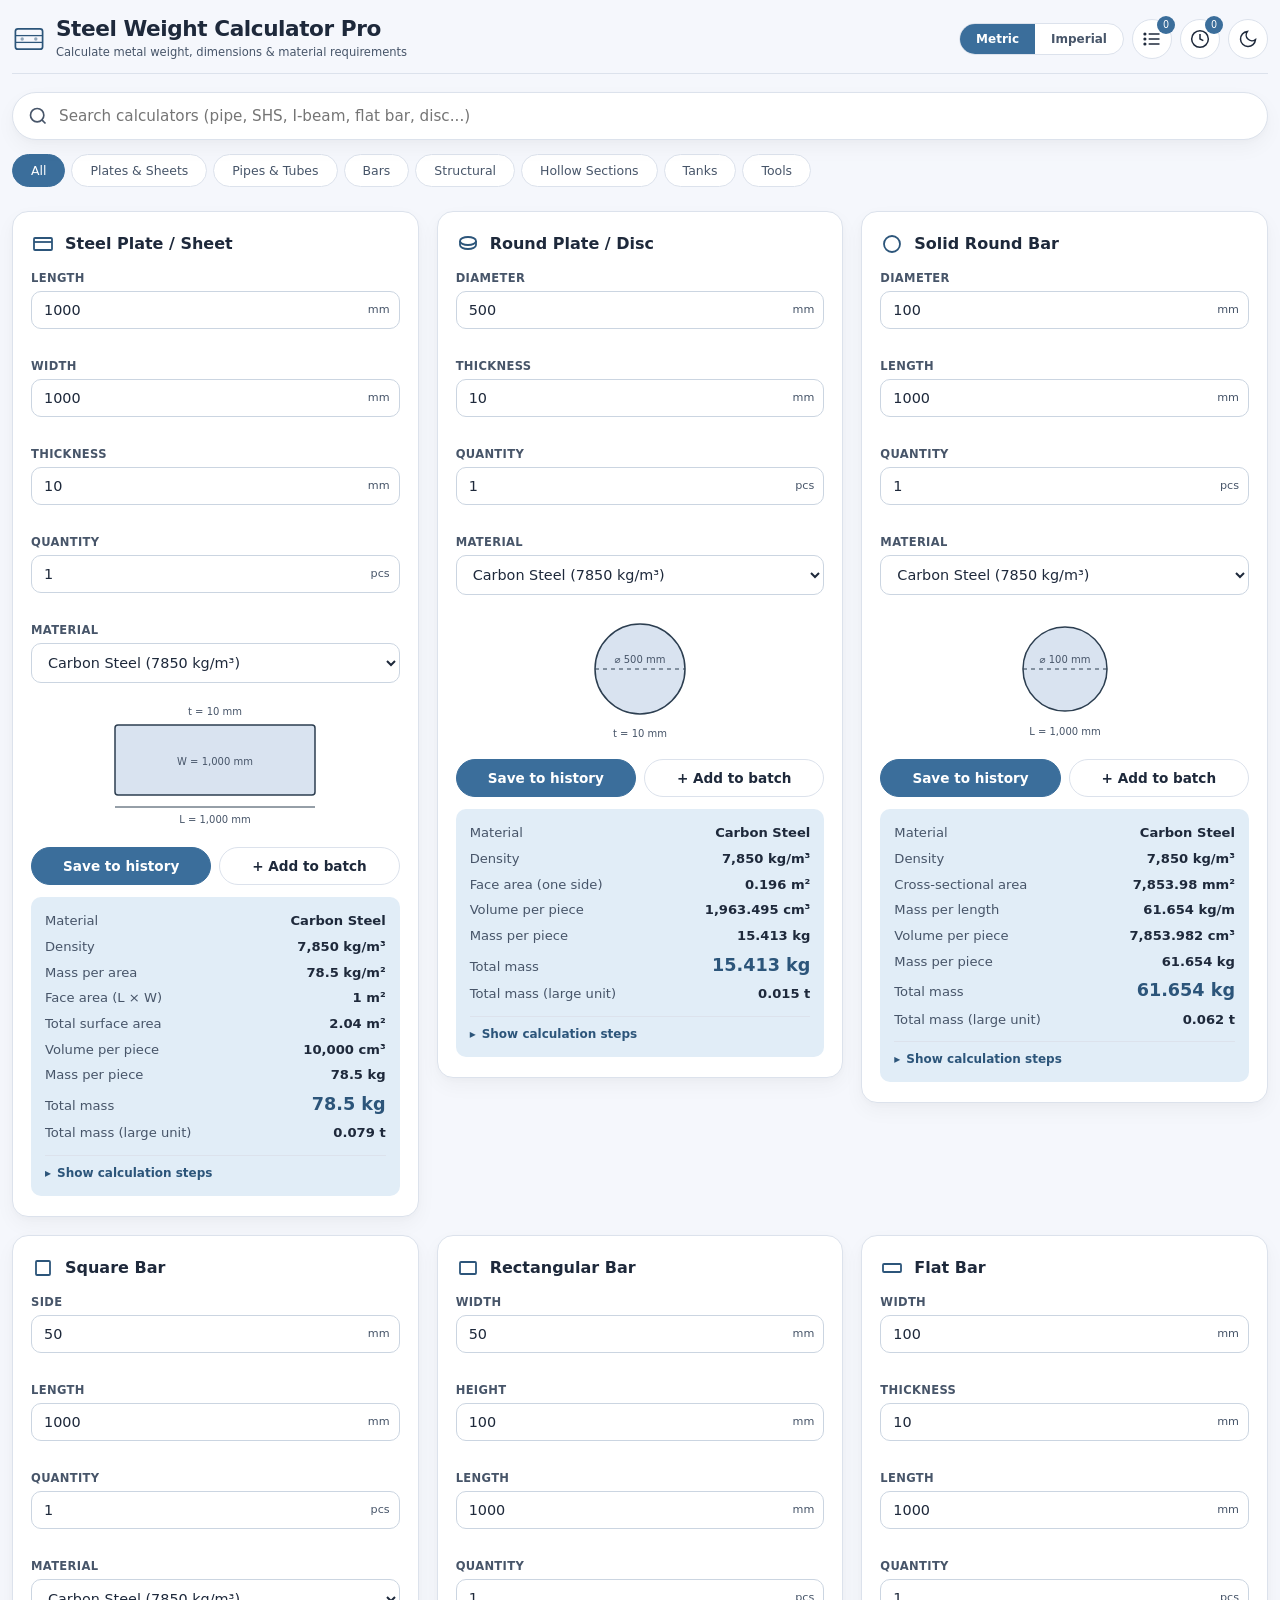
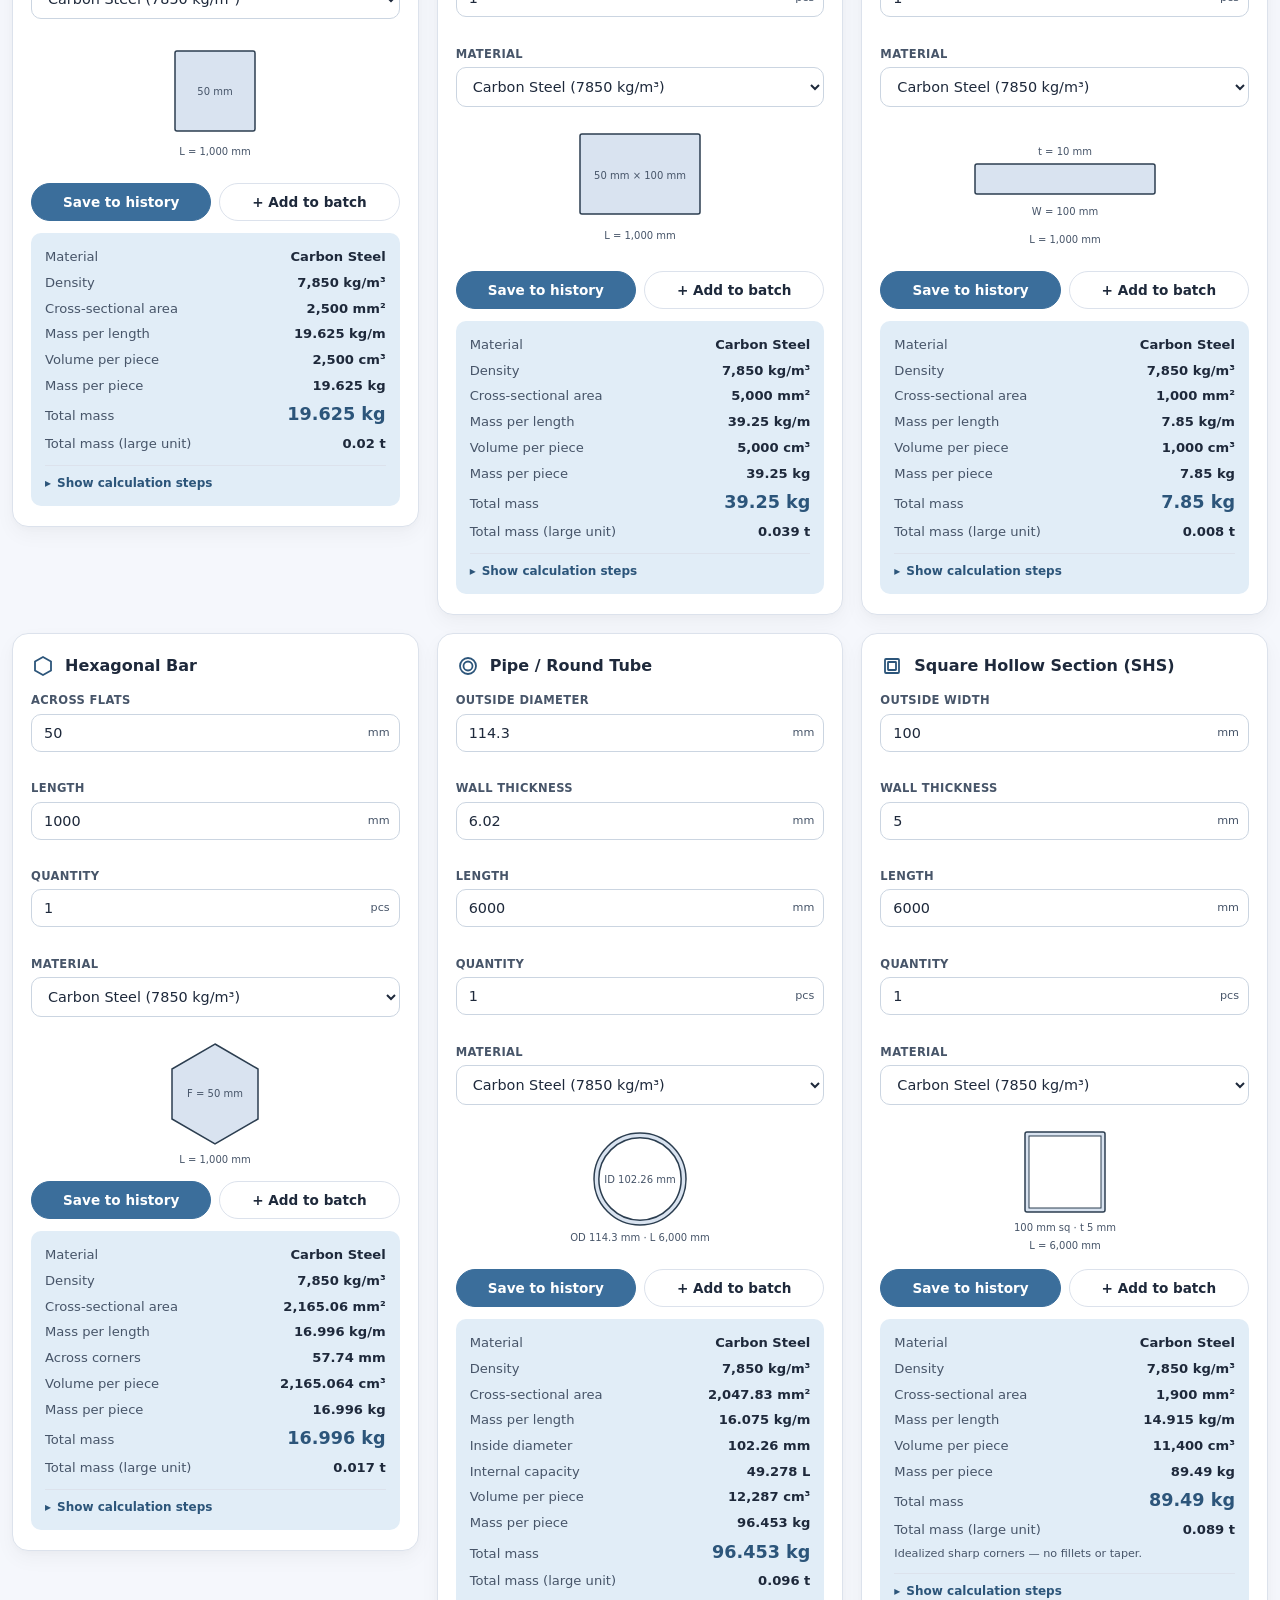
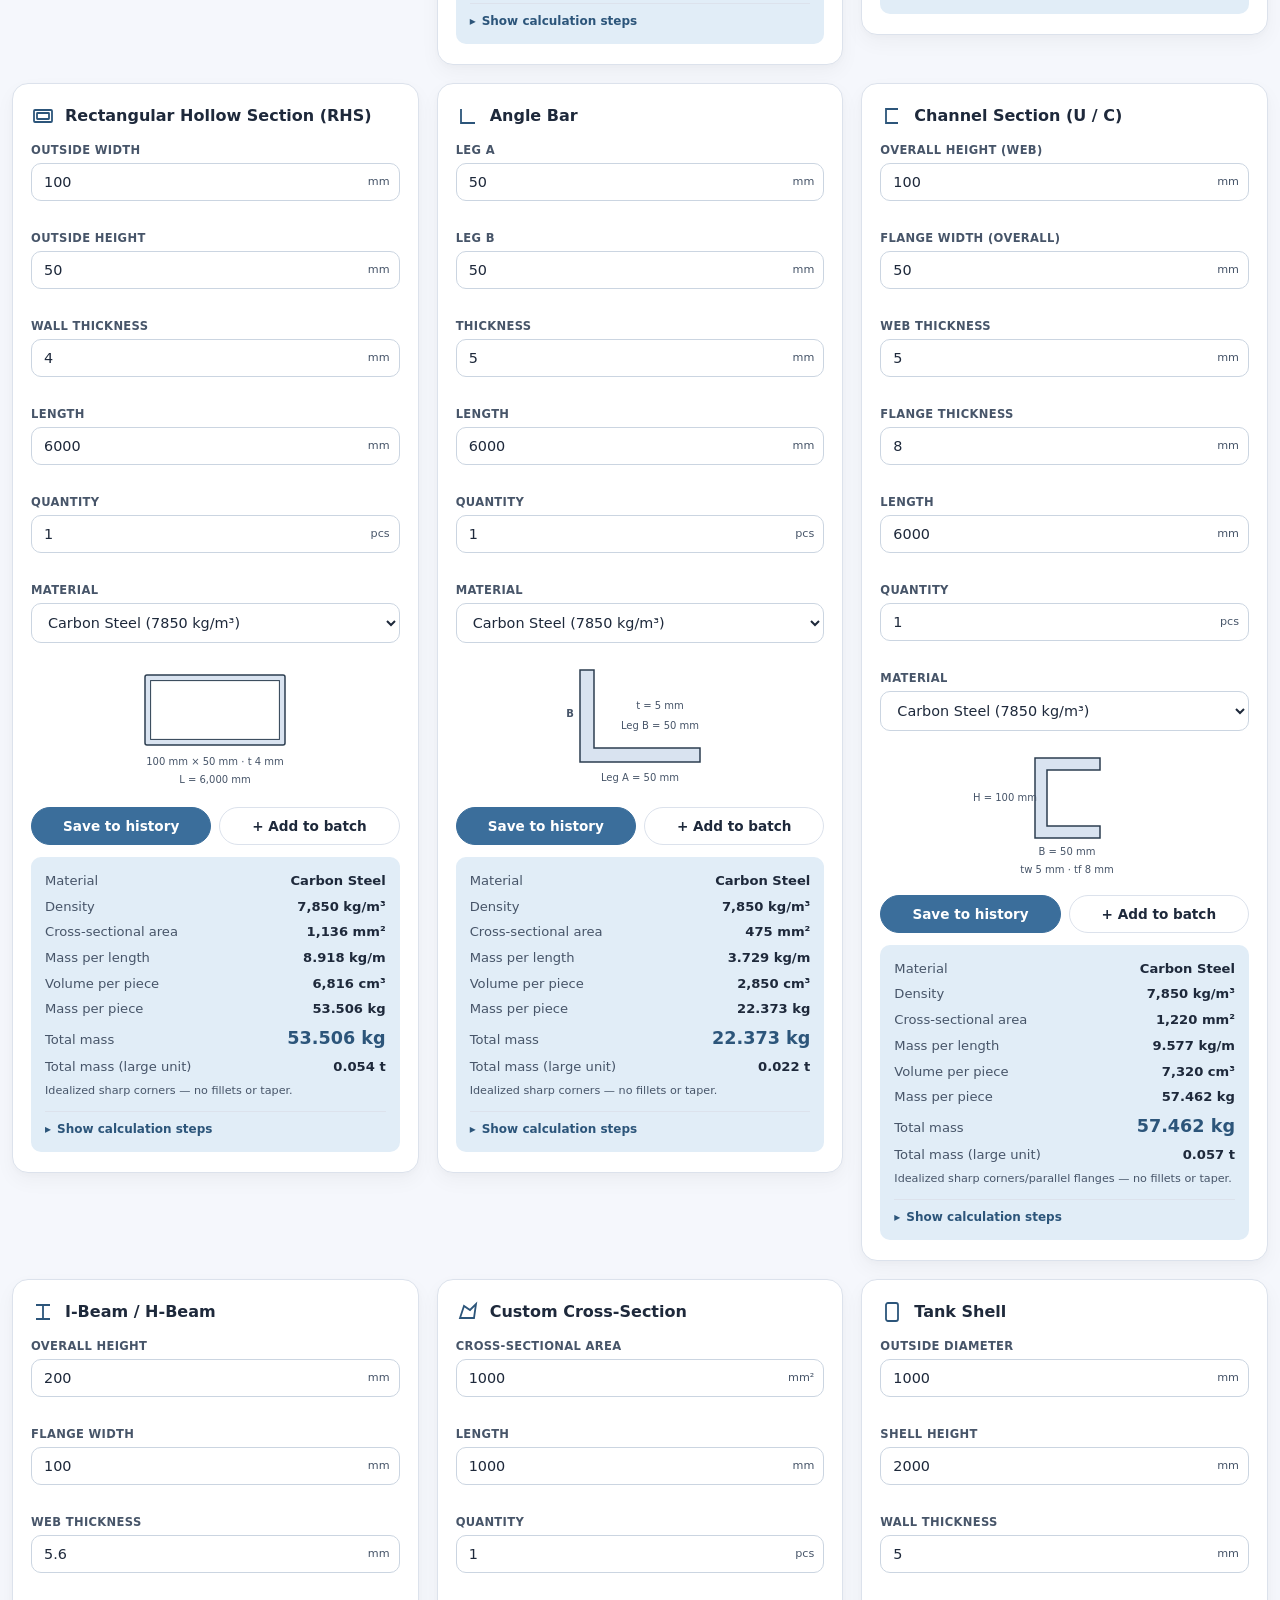
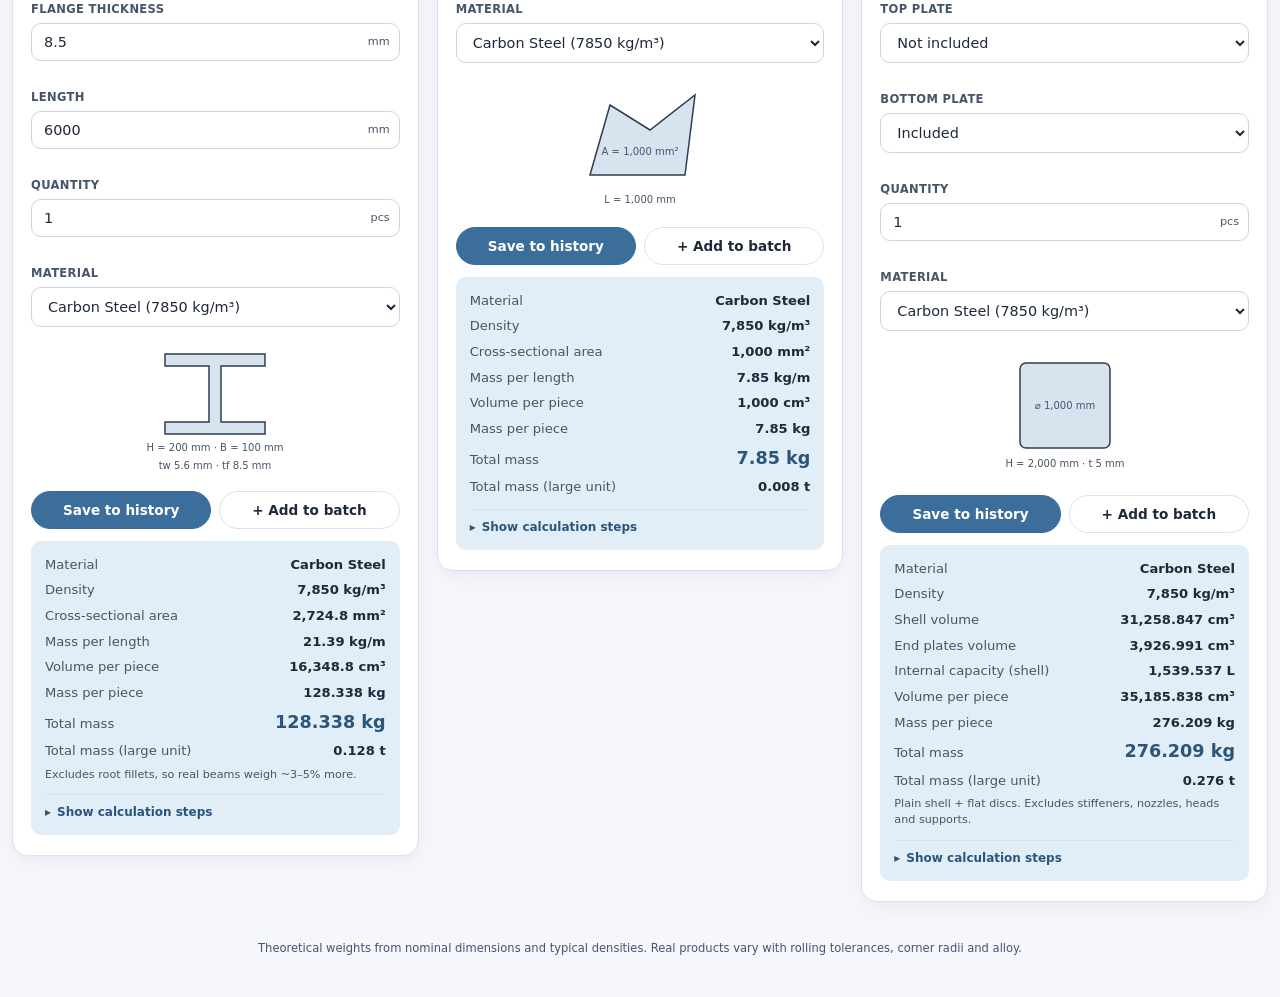
<file: apps/c2y80lwx.html>
<!DOCTYPE html>
<html lang="en">
<head>
  <meta charset="UTF-8">
  <meta name="viewport" content="width=device-width, initial-scale=1.0">
  <meta name="color-scheme" content="light dark">
  <meta name="description" content="Calculate the weight of steel and metal plates, bars, pipes, hollow and structural sections, and tank shells.">
  <title>Steel Weight Calculator Pro</title>
  <style>
    * { margin: 0; padding: 0; box-sizing: border-box; }

    :root {
      --bg: #f5f7fc;
      --surface: #ffffff;
      --border: #dce2ec;
      --text: #1e293b;
      --text-secondary: #475569;
      --accent: #3b6e9b;
      --accent-hover: #2c557a;
      --accent-text: #2c557a;
      --accent-light: #e1edf7;
      --shadow: 0 8px 20px rgba(0, 0, 0, 0.04), 0 2px 6px rgba(0, 0, 0, 0.02);
      --radius: 16px;
      --radius-sm: 10px;
      --input-bg: #ffffff;
      --input-border: #cbd5e1;
      --error: #b91c1c;
      --diagram-stroke: #2c3e50;
      --diagram-fill: #d9e3f0;
    }

    body.dark {
      --bg: #121826;
      --surface: #1e2538;
      --border: #2d3748;
      --text: #e2e8f0;
      --text-secondary: #a0aec0;
      --accent: #2f7a85;
      --accent-hover: #3b8d99;
      --accent-text: #7fc4cb;
      --accent-light: #1e3a4b;
      --shadow: 0 8px 20px rgba(0, 0, 0, 0.3);
      --input-bg: #1a2234;
      --input-border: #3a4a5e;
      --error: #fc8181;
      --diagram-stroke: #a0b8d0;
      --diagram-fill: #2d3a4e;
    }

    body {
      font-family: system-ui, -apple-system, 'Segoe UI', Roboto, 'Helvetica Neue', sans-serif;
      background: var(--bg);
      color: var(--text);
      line-height: 1.5;
      min-height: 100vh;
      padding: 0 12px 40px;
      overflow-x: hidden;
    }
    button, input, select { font-family: inherit; }

    .app-container { max-width: 1440px; margin: 0 auto; width: 100%; }

    /* HEADER */
    .app-header {
      display: flex; flex-wrap: wrap; align-items: center; justify-content: space-between;
      padding: 16px 0 12px; gap: 12px;
      border-bottom: 1px solid var(--border); margin-bottom: 18px;
    }
    .brand { display: flex; align-items: center; gap: 10px; color: var(--accent-text); }
    .brand svg { width: 34px; height: 34px; flex-shrink: 0; }
    .brand h1 { font-size: 1.35rem; font-weight: 700; letter-spacing: -0.02em; line-height: 1.2; color: var(--text); }
    .brand .sub { font-size: 0.72rem; color: var(--text-secondary); display: block; margin-top: 2px; }
    .header-actions { display: flex; flex-wrap: wrap; align-items: center; gap: 8px; }

    .unit-selector { display: flex; border: 1px solid var(--border); border-radius: 30px; overflow: hidden; background: var(--surface); }
    .unit-selector button {
      background: transparent; border: none; padding: 8px 16px; font-size: 0.75rem; font-weight: 600;
      color: var(--text-secondary); cursor: pointer; transition: background 0.15s;
    }
    .unit-selector button.active { background: var(--accent); color: #fff; }

    .icon-btn {
      background: var(--surface); border: 1px solid var(--border); border-radius: 40px;
      width: 40px; height: 40px; display: flex; align-items: center; justify-content: center;
      cursor: pointer; color: var(--text); transition: background 0.15s, border-color 0.15s;
      flex-shrink: 0; position: relative;
    }
    .icon-btn:hover { background: var(--accent-light); border-color: var(--accent); }
    .icon-btn svg { width: 20px; height: 20px; stroke: currentColor; fill: none; stroke-width: 1.8; }
    .badge {
      position: absolute; top: -4px; right: -4px; background: var(--accent); color: #fff;
      font-size: 0.6rem; min-width: 18px; height: 18px; padding: 0 4px; border-radius: 9px;
      display: flex; align-items: center; justify-content: center;
    }
    :focus-visible { outline: 2px solid var(--accent-text); outline-offset: 2px; }

    /* SEARCH & NAV */
    .search-section { margin-bottom: 14px; position: relative; }
    .search-input {
      width: 100%; padding: 14px 18px 14px 46px; border-radius: 40px; border: 1px solid var(--border);
      background: var(--surface); color: var(--text); font-size: 0.95rem; outline: none; box-shadow: var(--shadow);
    }
    .search-input:focus { border-color: var(--accent); box-shadow: 0 0 0 3px var(--accent-light); }
    .search-icon { position: absolute; left: 16px; top: 50%; transform: translateY(-50%); width: 20px; height: 20px; stroke: var(--text-secondary); pointer-events: none; }

    .category-nav { display: flex; overflow-x: auto; gap: 6px; padding-bottom: 6px; margin-bottom: 18px; scrollbar-width: none; }
    .category-nav::-webkit-scrollbar { display: none; }
    .cat-btn {
      background: var(--surface); border: 1px solid var(--border); border-radius: 30px; padding: 8px 18px;
      font-size: 0.78rem; font-weight: 500; color: var(--text-secondary); white-space: nowrap; cursor: pointer; flex-shrink: 0;
    }
    .cat-btn.active { background: var(--accent); color: #fff; border-color: var(--accent); }

    /* CARDS */
    .calculators-grid { display: grid; grid-template-columns: repeat(auto-fill, minmax(min(100%, 320px), 1fr)); gap: 18px; margin-bottom: 30px; align-items: start; }
    .calc-card {
      background: var(--surface); border: 1px solid var(--border); border-radius: var(--radius);
      padding: 20px 18px; box-shadow: var(--shadow); display: flex; flex-direction: column; gap: 14px; min-width: 0;
    }
    .card-header { display: flex; align-items: center; gap: 10px; }
    .card-header svg { width: 24px; height: 24px; stroke: var(--accent-text); fill: none; stroke-width: 1.8; flex-shrink: 0; }
    .card-header h3 { font-size: 1rem; font-weight: 600; }
    .card-body { display: flex; flex-direction: column; gap: 12px; }
    .field-group { display: flex; flex-direction: column; gap: 4px; }
    .field-group label { font-size: 0.72rem; font-weight: 600; color: var(--text-secondary); text-transform: uppercase; letter-spacing: 0.03em; }

    input, select {
      width: 100%; padding: 10px 12px; border: 1px solid var(--input-border); border-radius: var(--radius-sm);
      background: var(--input-bg); color: var(--text); font-size: 0.9rem; outline: none;
    }
    input:focus, select:focus { border-color: var(--accent); box-shadow: 0 0 0 2px var(--accent-light); }
    input.error { border-color: var(--error); }
    .input-with-unit { position: relative; }
    .input-with-unit input { padding-right: 52px; }
    .input-unit { position: absolute; right: 10px; top: 50%; transform: translateY(-50%); font-size: 0.7rem; color: var(--text-secondary); font-weight: 500; pointer-events: none; }
    .error-msg { font-size: 0.72rem; color: var(--error); min-height: 1.1em; }
    .custom-density.hidden { display: none; }

    .btn {
      background: var(--accent); border: 1px solid var(--accent); border-radius: 30px; padding: 11px 18px;
      font-size: 0.85rem; font-weight: 600; color: #fff; cursor: pointer; display: flex;
      align-items: center; justify-content: center; gap: 8px; width: 100%;
    }
    .btn:hover { background: var(--accent-hover); border-color: var(--accent-hover); }
    .btn-secondary { background: var(--surface); border-color: var(--border); color: var(--text); }
    .btn-secondary:hover { background: var(--accent-light); border-color: var(--accent); }
    .btn-sm { padding: 8px 14px; font-size: 0.75rem; width: auto; }
    .btn-row { display: flex; gap: 8px; }
    .btn-row .btn { padding: 10px 12px; }

    .result-panel { background: var(--accent-light); border-radius: var(--radius-sm); padding: 14px; display: flex; flex-direction: column; gap: 6px; font-size: 0.82rem; }
    .result-row { display: flex; justify-content: space-between; align-items: baseline; gap: 12px; }
    .result-label { color: var(--text-secondary); }
    .result-value { font-weight: 600; font-variant-numeric: tabular-nums; text-align: right; overflow-wrap: anywhere; }
    .result-value.highlight { font-size: 1.1rem; font-weight: 700; color: var(--accent-text); }
    .result-note { font-size: 0.7rem; color: var(--text-secondary); line-height: 1.4; }
    .result-empty { font-size: 0.8rem; color: var(--text-secondary); padding: 6px 2px; }

    .diagram-container { display: flex; justify-content: center; width: 100%; }
    .diagram-container svg { width: 100%; max-width: 260px; height: auto; }
    .diagram-container text { font-family: inherit; fill: var(--text-secondary); font-size: 10px; }

    .collapsible { border-top: 1px solid var(--border); padding-top: 8px; margin-top: 6px; }
    .collapsible summary { font-size: 0.75rem; font-weight: 600; color: var(--accent-text); cursor: pointer; list-style: none; display: flex; align-items: center; gap: 6px; user-select: none; }
    .collapsible summary::-webkit-details-marker { display: none; }
    .collapsible summary::before { content: "▸"; transition: transform 0.15s; }
    .collapsible[open] summary::before { transform: rotate(90deg); }
    .steps-content {
      font-size: 0.74rem; line-height: 1.6; color: var(--text-secondary); white-space: pre-wrap;
      font-family: ui-monospace, 'SF Mono', Menlo, Consolas, monospace; background: var(--bg);
      border-radius: 6px; padding: 10px; margin-top: 6px; overflow-x: auto;
    }

    .no-results { text-align: center; color: var(--text-secondary); padding: 40px 0; grid-column: 1 / -1; }

    /* BATCH / HISTORY */
    .batch-list { display: flex; flex-direction: column; gap: 8px; margin: 12px 0; }
    .batch-item, .history-item { display: flex; flex-wrap: wrap; gap: 8px; align-items: center; background: var(--bg); padding: 10px 12px; border-radius: var(--radius-sm); font-size: 0.78rem; border: 1px solid var(--border); }
    .batch-item .item-info, .history-item .item-info { flex: 1; min-width: 160px; }
    .batch-item .item-sub, .history-item .item-sub { color: var(--text-secondary); font-size: 0.72rem; }
    .batch-item .qty-edit { display: flex; align-items: center; gap: 4px; font-size: 0.72rem; color: var(--text-secondary); }
    .batch-item .qty-edit input { width: 64px; padding: 4px 6px; font-size: 0.78rem; }
    .item-actions { display: flex; gap: 4px; }
    .item-actions button { background: transparent; border: 1px solid var(--border); border-radius: 20px; padding: 4px 10px; font-size: 0.72rem; cursor: pointer; color: var(--text-secondary); }
    .item-actions button:hover { background: var(--accent-light); }
    .history-item { margin-bottom: 8px; }
    .history-item .hist-total { font-weight: 700; color: var(--accent-text); white-space: nowrap; }

    .toast {
      position: fixed; bottom: 20px; left: 50%; transform: translateX(-50%); background: var(--text); color: var(--bg);
      padding: 10px 22px; border-radius: 40px; font-size: 0.85rem; font-weight: 500; box-shadow: 0 8px 24px rgba(0,0,0,0.2);
      z-index: 9999; opacity: 0; transition: opacity 0.25s; pointer-events: none; max-width: 90vw; text-align: center;
    }
    .toast.show { opacity: 1; }

    .modal-overlay { position: fixed; inset: 0; background: rgba(0,0,0,0.5); display: flex; align-items: center; justify-content: center; z-index: 1000; padding: 20px; opacity: 0; visibility: hidden; transition: opacity 0.2s, visibility 0.2s; }
    .modal-overlay.active { opacity: 1; visibility: visible; }
    .modal { background: var(--surface); border-radius: var(--radius); max-width: 720px; width: 100%; max-height: 85vh; overflow-y: auto; padding: 24px; box-shadow: 0 24px 48px rgba(0,0,0,0.2); }
    .modal h2 { font-size: 1.2rem; margin-bottom: 12px; }
    .modal-close { float: right; background: none; border: none; font-size: 1.6rem; cursor: pointer; color: var(--text-secondary); line-height: 1; padding: 0 4px; }
    .flex-row { display: flex; gap: 8px; flex-wrap: wrap; }
    .mt-16 { margin-top: 16px; }
    .text-sm { font-size: 0.8rem; color: var(--text-secondary); }
    .hidden { display: none !important; }
    .app-footer { text-align: center; font-size: 0.72rem; color: var(--text-secondary); padding: 8px 0 0; }

    @media (max-width: 640px) {
      body { padding: 0 8px 30px; }
      .brand h1 { font-size: 1.1rem; }
      .header-actions { width: 100%; }
      .icon-btn { width: 36px; height: 36px; }
      .modal { padding: 16px; }
    }

    @media print {
      body { background: #fff; color: #000; padding: 0; }
      .app-header, .search-section, .category-nav, .btn-row, .icon-btn, .collapsible, .toast { display: none !important; }
      .calc-card { box-shadow: none; border: 1px solid #ccc; break-inside: avoid; }
      .result-panel { background: #f0f0f0 !important; print-color-adjust: exact; -webkit-print-color-adjust: exact; }
      body.print-batch .app-container > *:not(#batchModal) { display: none !important; }
      body.print-batch #batchModal { position: static; visibility: visible; opacity: 1; background: none; padding: 0; display: block; }
      body.print-batch .modal { max-height: none; box-shadow: none; padding: 0; }
      body.print-batch .modal-close, body.print-batch .modal .flex-row, body.print-batch .item-actions, body.print-batch .qty-edit input { display: none !important; }
    }
  </style>
</head>
<body>
  <div class="app-container">
    <header class="app-header">
      <div class="brand">
        <svg viewBox="0 0 40 40" fill="none" aria-hidden="true">
          <rect x="4" y="8" width="32" height="24" rx="3" stroke="currentColor" stroke-width="2"/>
          <line x1="4" y1="16" x2="36" y2="16" stroke="currentColor" stroke-width="1.5"/>
          <line x1="4" y1="24" x2="36" y2="24" stroke="currentColor" stroke-width="1.5"/>
          <circle cx="12" cy="20" r="2" fill="currentColor" opacity="0.5"/>
          <circle cx="28" cy="20" r="2" fill="currentColor" opacity="0.5"/>
        </svg>
        <div>
          <h1>Steel Weight Calculator Pro</h1>
          <span class="sub">Calculate metal weight, dimensions &amp; material requirements</span>
        </div>
      </div>
      <div class="header-actions">
        <div class="unit-selector" id="unitSelector" role="group" aria-label="Unit system">
          <button type="button" data-unit="metric" class="active" aria-pressed="true">Metric</button>
          <button type="button" data-unit="imperial" aria-pressed="false">Imperial</button>
        </div>
        <button type="button" class="icon-btn" id="batchBtn" title="Batch list" aria-label="Open batch list">
          <svg viewBox="0 0 24 24"><line x1="8" y1="6" x2="21" y2="6"/><line x1="8" y1="12" x2="21" y2="12"/><line x1="8" y1="18" x2="21" y2="18"/><circle cx="3.5" cy="6" r="1"/><circle cx="3.5" cy="12" r="1"/><circle cx="3.5" cy="18" r="1"/></svg>
          <span class="badge" id="batchBadge">0</span>
        </button>
        <button type="button" class="icon-btn" id="historyBtn" title="Calculation history" aria-label="Open calculation history">
          <svg viewBox="0 0 24 24"><circle cx="12" cy="12" r="10"/><polyline points="12 6 12 12 16 14"/></svg>
          <span class="badge" id="historyBadge">0</span>
        </button>
        <button type="button" class="icon-btn" id="themeToggle" title="Toggle light/dark theme" aria-label="Toggle theme">
          <svg viewBox="0 0 24 24"><path d="M21 12.79A9 9 0 1 1 11.21 3 7 7 0 0 0 21 12.79z"/></svg>
        </button>
      </div>
    </header>

    <div class="search-section">
      <svg class="search-icon" viewBox="0 0 24 24" fill="none" stroke-width="2" aria-hidden="true"><circle cx="11" cy="11" r="8"/><line x1="21" y1="21" x2="16.65" y2="16.65"/></svg>
      <input type="search" class="search-input" id="searchInput" aria-label="Search calculators" placeholder="Search calculators (pipe, SHS, I-beam, flat bar, disc...)" autocomplete="off">
    </div>

    <nav class="category-nav" id="categoryNav" aria-label="Categories">
      <button type="button" class="cat-btn active" data-cat="all">All</button>
      <button type="button" class="cat-btn" data-cat="plates">Plates &amp; Sheets</button>
      <button type="button" class="cat-btn" data-cat="pipes">Pipes &amp; Tubes</button>
      <button type="button" class="cat-btn" data-cat="bars">Bars</button>
      <button type="button" class="cat-btn" data-cat="structural">Structural</button>
      <button type="button" class="cat-btn" data-cat="hollow">Hollow Sections</button>
      <button type="button" class="cat-btn" data-cat="tanks">Tanks</button>
      <button type="button" class="cat-btn" data-cat="tools">Tools</button>
    </nav>

    <main class="calculators-grid" id="calculatorsGrid"></main>

    <p class="app-footer">Theoretical weights from nominal dimensions and typical densities. Real products vary with rolling tolerances, corner radii and alloy.</p>

    <div class="modal-overlay" id="historyModal">
      <div class="modal" role="dialog" aria-modal="true" aria-labelledby="historyTitle">
        <button type="button" class="modal-close" data-close="historyModal" aria-label="Close">&times;</button>
        <h2 id="historyTitle">Calculation History</h2>
        <div id="historyList"></div>
        <div class="flex-row mt-16">
          <button type="button" class="btn btn-secondary btn-sm" id="clearHistoryBtn">Clear History</button>
          <button type="button" class="btn btn-secondary btn-sm" data-close="historyModal">Close</button>
        </div>
      </div>
    </div>

    <div class="modal-overlay" id="batchModal">
      <div class="modal" role="dialog" aria-modal="true" aria-labelledby="batchTitle">
        <button type="button" class="modal-close" data-close="batchModal" aria-label="Close">&times;</button>
        <h2 id="batchTitle">Batch Weight List</h2>
        <p class="text-sm">Use “Add to batch” on any calculator to collect items and get a combined total.</p>
        <div id="batchListContainer" class="batch-list"></div>
        <div class="result-panel" id="batchTotals"></div>
        <div class="flex-row mt-16">
          <button type="button" class="btn btn-secondary btn-sm" id="exportCsvBtn">Export CSV</button>
          <button type="button" class="btn btn-secondary btn-sm" id="printBatchBtn">Print Summary</button>
          <button type="button" class="btn btn-secondary btn-sm" id="clearBatchBtn">Clear All</button>
          <button type="button" class="btn btn-secondary btn-sm" data-close="batchModal">Close</button>
        </div>
      </div>
    </div>

    <div class="toast" id="toast" role="status" aria-live="polite"></div>
  </div>

  <script>
  (function () {
    'use strict';

    // ==================== DATA ====================
    const MATERIALS = [
      { id: 'carbon',   name: 'Carbon Steel',          density: 7850 },
      { id: 'ss304',    name: 'Stainless Steel 304',   density: 7930 },
      { id: 'ss316',    name: 'Stainless Steel 316',   density: 8000 },
      { id: 'ss316l',   name: 'Stainless Steel 316L',  density: 8000 },
      { id: 'ss430',    name: 'Stainless Steel 430',   density: 7700 },
      { id: 'castiron', name: 'Cast Iron',             density: 7200 },
      { id: 'aluminum', name: 'Aluminum',              density: 2700 },
      { id: 'copper',   name: 'Copper',                density: 8960 },
      { id: 'brass',    name: 'Brass',                 density: 8500 },
      { id: 'bronze',   name: 'Bronze',                density: 8800 },
      { id: 'titanium', name: 'Titanium',              density: 4500 },
    ];

    // Exact conversion constants
    const IN = 0.0254, FT = 0.3048, LB = 0.45359237, SHORT_TON = 907.18474;
    const IN3 = IN ** 3, FT2 = FT ** 2, GAL = 0.003785411784;

    const state = { unit: 'metric', theme: 'light', history: [], batch: [] };

    // ==================== HELPERS ====================
    const $ = (s, p = document) => p.querySelector(s);
    const $$ = (s, p = document) => [...p.querySelectorAll(s)];
    const esc = (s) => String(s).replace(/[&<>"']/g, c => ({ '&': '&amp;', '<': '&lt;', '>': '&gt;', '"': '&quot;', "'": '&#39;' }[c]));
    const isImp = () => state.unit === 'imperial';

    const store = {
      get(k) { try { return localStorage.getItem(k); } catch (e) { return null; } },
      set(k, v) { try { localStorage.setItem(k, v); } catch (e) { /* storage unavailable */ } },
    };

    function fmt(n, d = 3) {
      if (typeof n !== 'number' || !isFinite(n)) return '—';
      if (n === 0) return '0';
      const a = Math.abs(n);
      if (a < 1e-3 || a >= 1e9) return n.toExponential(3);
      return n.toLocaleString('en-US', { maximumFractionDigits: d });
    }
    const sig = (n) => (typeof n === 'number' && isFinite(n)) ? String(Number(n.toPrecision(6))) : '—';

    let toastTimer;
    function showToast(msg) {
      const t = $('#toast');
      t.textContent = msg;
      t.classList.add('show');
      clearTimeout(toastTimer);
      toastTimer = setTimeout(() => t.classList.remove('show'), 2000);
    }

    // ---- Unit system: fields are entered in mm / in (lengths) or mm² / in² (areas) ----
    const FIELD_UNIT = {
      len:  { metric: 'mm',  imperial: 'in' },
      xsec: { metric: 'mm²', imperial: 'in²' },
    };
    function toBase(kind, v) {            // displayed value -> SI (m or m²)
      if (kind === 'len')  return isImp() ? v * IN : v / 1000;
      if (kind === 'xsec') return isImp() ? v * IN * IN : v * 1e-6;
      return v;
    }
    function fromBase(kind, v) {          // SI -> displayed value
      if (kind === 'len')  return isImp() ? v / IN : v * 1000;
      if (kind === 'xsec') return isImp() ? v / (IN * IN) : v * 1e6;
      return v;
    }
    const lenStr = (m) => `${fmt(fromBase('len', m), 2)} ${FIELD_UNIT.len[state.unit]}`;

    // Output formatting by quantity kind. value is always SI.
    function out(kind, v) {
      const imp = isImp();
      switch (kind) {
        case 'len':   return `${fmt(imp ? v / FT : v, 3)} ${imp ? 'ft' : 'm'}`;
        case 'xsec':  return `${fmt(fromBase('xsec', v), 2)} ${FIELD_UNIT.xsec[state.unit]}`;
        case 'area':  return imp ? `${fmt(v / FT2)} ft²` : `${fmt(v)} m²`;
        case 'vol':   return imp ? (v >= FT ** 3 ? `${fmt(v / FT ** 3)} ft³` : `${fmt(v / IN3)} in³`)
                                 : (v >= 1 ? `${fmt(v)} m³` : `${fmt(v * 1e6)} cm³`);
        case 'cap':   return imp ? `${fmt(v / GAL)} US gal` : `${fmt(v * 1000)} L`;
        case 'mass':  return imp ? `${fmt(v / LB)} lb` : `${fmt(v)} kg`;
        case 'linmass': return imp ? `${fmt(v * FT / LB)} lb/ft` : `${fmt(v)} kg/m`;
        case 'areamass': return imp ? `${fmt(v * FT2 / LB)} lb/ft²` : `${fmt(v)} kg/m²`;
        case 'ton':   return imp ? `${fmt(v / SHORT_TON)} short tons` : `${fmt(v / 1000)} t`;
        default:      return String(v);
      }
    }

    // ==================== DIAGRAMS ====================
    const S = 'stroke="var(--diagram-stroke)"';
    const FILL = 'fill="var(--diagram-fill)"';
    const T = (x, y, s, extra = '') => `<text x="${x}" y="${y}" text-anchor="middle" ${extra}>${esc(s)}</text>`;
    const svg = (inner) => `<svg viewBox="0 0 260 140" role="img" aria-label="Cross-section sketch">${inner}</svg>`;

    // ==================== CALCULATORS ====================
    // fields: kind 'len' | 'xsec' | 'sel'. compute() receives SI values, returns:
    //   { volume (m³ / piece), area? (m² cross-section), length? (m), extra: [{label, kind, v}], steps: [...], note?, dims: string }
    //   or { error: 'message' }.
    const sharpNote = 'Idealized sharp corners — no fillets or taper.';

    const calculators = [
      {
        id: 'plate', name: 'Steel Plate / Sheet', category: 'plates', keywords: 'plate sheet flat rectangular',
        icon: '<svg viewBox="0 0 24 24"><rect x="3" y="6" width="18" height="12" rx="1"/><line x1="3" y1="10" x2="21" y2="10"/></svg>',
        fields: [
          { id: 'length', label: 'Length', kind: 'len', def: 1000 },
          { id: 'width', label: 'Width', kind: 'len', def: 1000 },
          { id: 'thickness', label: 'Thickness', kind: 'len', def: 10 },
        ],
        diagram: (p) => svg(`
          <rect x="30" y="30" width="200" height="70" rx="3" ${FILL} ${S} stroke-width="1.5"/>
          <line x1="30" y1="112" x2="230" y2="112" ${S}/>${T(130, 128, 'L = ' + lenStr(p.length))}
          ${T(130, 70, 'W = ' + lenStr(p.width))}
          ${T(130, 20, 't = ' + lenStr(p.thickness))}`),
        compute: (p, rho) => ({
          volume: p.length * p.width * p.thickness,
          extra: [
            { label: 'Mass per area', kind: 'areamass', v: p.thickness * rho },
            { label: 'Face area (L × W)', kind: 'area', v: p.length * p.width },
            { label: 'Total surface area', kind: 'area', v: 2 * (p.length * p.width + p.length * p.thickness + p.width * p.thickness) },
          ],
          steps: [`V = L × W × t = ${sig(p.length)} × ${sig(p.width)} × ${sig(p.thickness)} = ${sig(p.length * p.width * p.thickness)} m³`],
          dims: `${lenStr(p.length)} × ${lenStr(p.width)} × ${lenStr(p.thickness)}`,
        }),
      },
      {
        id: 'disc', name: 'Round Plate / Disc', category: 'plates', keywords: 'disc disk round plate circular flange blank',
        icon: '<svg viewBox="0 0 24 24"><ellipse cx="12" cy="9" rx="8" ry="4"/><path d="M4 9 V13 A8 4 0 0 0 20 13 V9"/></svg>',
        fields: [
          { id: 'diameter', label: 'Diameter', kind: 'len', def: 500 },
          { id: 'thickness', label: 'Thickness', kind: 'len', def: 10 },
        ],
        diagram: (p) => svg(`
          <circle cx="130" cy="62" r="45" ${FILL} ${S} stroke-width="1.5"/>
          <line x1="85" y1="62" x2="175" y2="62" ${S} stroke-dasharray="4"/>
          ${T(130, 56, '⌀ ' + lenStr(p.diameter))}${T(130, 130, 't = ' + lenStr(p.thickness))}`),
        compute: (p) => {
          const A = Math.PI * p.diameter ** 2 / 4;
          return {
            volume: A * p.thickness,
            extra: [{ label: 'Face area (one side)', kind: 'area', v: A }],
            steps: [`A = πD²/4 = π × ${sig(p.diameter)}² / 4 = ${sig(A)} m²`, `V = A × t = ${sig(A)} × ${sig(p.thickness)} = ${sig(A * p.thickness)} m³`],
            dims: `⌀${lenStr(p.diameter)} × ${lenStr(p.thickness)}`,
          };
        },
      },
      {
        id: 'roundbar', name: 'Solid Round Bar', category: 'bars', keywords: 'round bar rod solid circular',
        icon: '<svg viewBox="0 0 24 24"><circle cx="12" cy="12" r="8"/></svg>',
        fields: [
          { id: 'diameter', label: 'Diameter', kind: 'len', def: 100 },
          { id: 'length', label: 'Length', kind: 'len', def: 1000 },
        ],
        diagram: (p) => svg(`
          <circle cx="130" cy="62" r="42" ${FILL} ${S} stroke-width="1.5"/>
          <line x1="88" y1="62" x2="172" y2="62" ${S} stroke-dasharray="4"/>
          ${T(130, 56, '⌀ ' + lenStr(p.diameter))}${T(130, 128, 'L = ' + lenStr(p.length))}`),
        compute: (p) => {
          const A = Math.PI * p.diameter ** 2 / 4;
          return {
            area: A, length: p.length, volume: A * p.length, extra: [],
            steps: [`A = πD²/4 = π × ${sig(p.diameter)}² / 4 = ${sig(A)} m²`],
            dims: `⌀${lenStr(p.diameter)} × ${lenStr(p.length)}`,
          };
        },
      },
      {
        id: 'squarebar', name: 'Square Bar', category: 'bars', keywords: 'square bar',
        icon: '<svg viewBox="0 0 24 24"><rect x="5" y="5" width="14" height="14" rx="1"/></svg>',
        fields: [
          { id: 'side', label: 'Side', kind: 'len', def: 50 },
          { id: 'length', label: 'Length', kind: 'len', def: 1000 },
        ],
        diagram: (p) => svg(`
          <rect x="90" y="20" width="80" height="80" rx="2" ${FILL} ${S} stroke-width="1.5"/>
          ${T(130, 64, lenStr(p.side))}${T(130, 124, 'L = ' + lenStr(p.length))}`),
        compute: (p) => {
          const A = p.side ** 2;
          return { area: A, length: p.length, volume: A * p.length, extra: [], steps: [`A = a² = ${sig(p.side)}² = ${sig(A)} m²`], dims: `${lenStr(p.side)} sq × ${lenStr(p.length)}` };
        },
      },
      {
        id: 'rectbar', name: 'Rectangular Bar', category: 'bars', keywords: 'rectangular bar flat',
        icon: '<svg viewBox="0 0 24 24"><rect x="4" y="6" width="16" height="12" rx="1"/></svg>',
        fields: [
          { id: 'width', label: 'Width', kind: 'len', def: 50 },
          { id: 'height', label: 'Height', kind: 'len', def: 100 },
          { id: 'length', label: 'Length', kind: 'len', def: 1000 },
        ],
        diagram: (p) => svg(`
          <rect x="70" y="15" width="120" height="80" rx="2" ${FILL} ${S} stroke-width="1.5"/>
          ${T(130, 60, lenStr(p.width) + ' × ' + lenStr(p.height))}${T(130, 120, 'L = ' + lenStr(p.length))}`),
        compute: (p) => {
          const A = p.width * p.height;
          return { area: A, length: p.length, volume: A * p.length, extra: [], steps: [`A = W × H = ${sig(p.width)} × ${sig(p.height)} = ${sig(A)} m²`], dims: `${lenStr(p.width)} × ${lenStr(p.height)} × ${lenStr(p.length)}` };
        },
      },
      {
        id: 'flatbar', name: 'Flat Bar', category: 'bars', keywords: 'flat bar strip',
        icon: '<svg viewBox="0 0 24 24"><rect x="3" y="8" width="18" height="8" rx="1"/></svg>',
        fields: [
          { id: 'width', label: 'Width', kind: 'len', def: 100 },
          { id: 'thickness', label: 'Thickness', kind: 'len', def: 10 },
          { id: 'length', label: 'Length', kind: 'len', def: 1000 },
        ],
        diagram: (p) => svg(`
          <rect x="40" y="45" width="180" height="30" rx="2" ${FILL} ${S} stroke-width="1.5"/>
          ${T(130, 36, 't = ' + lenStr(p.thickness))}${T(130, 96, 'W = ' + lenStr(p.width))}${T(130, 124, 'L = ' + lenStr(p.length))}`),
        compute: (p) => {
          const A = p.width * p.thickness;
          return { area: A, length: p.length, volume: A * p.length, extra: [], steps: [`A = W × t = ${sig(p.width)} × ${sig(p.thickness)} = ${sig(A)} m²`], dims: `${lenStr(p.width)} × ${lenStr(p.thickness)} × ${lenStr(p.length)}` };
        },
      },
      {
        id: 'hexbar', name: 'Hexagonal Bar', category: 'bars', keywords: 'hex hexagonal bar',
        icon: '<svg viewBox="0 0 24 24"><path d="M12 3 L20 7.5 L20 16.5 L12 21 L4 16.5 L4 7.5 Z"/></svg>',
        fields: [
          { id: 'acrossFlats', label: 'Across Flats', kind: 'len', def: 50 },
          { id: 'length', label: 'Length', kind: 'len', def: 1000 },
        ],
        diagram: (p) => svg(`
          <polygon points="130,15 173,40 173,90 130,115 87,90 87,40" ${FILL} ${S} stroke-width="1.5"/>
          ${T(130, 68, 'F = ' + lenStr(p.acrossFlats))}${T(130, 134, 'L = ' + lenStr(p.length))}`),
        compute: (p) => {
          const A = (Math.sqrt(3) / 2) * p.acrossFlats ** 2;
          return {
            area: A, length: p.length, volume: A * p.length,
            extra: [{ label: 'Across corners', kind: 'len2', v: p.acrossFlats * 2 / Math.sqrt(3) }],
            steps: [`A = (√3/2)·F² = (√3/2) × ${sig(p.acrossFlats)}² = ${sig(A)} m²`],
            dims: `${lenStr(p.acrossFlats)} A/F × ${lenStr(p.length)}`,
          };
        },
      },
      {
        id: 'pipe', name: 'Pipe / Round Tube', category: 'pipes', keywords: 'pipe tube circular hollow chs od id round',
        icon: '<svg viewBox="0 0 24 24"><circle cx="12" cy="12" r="8"/><circle cx="12" cy="12" r="4.5"/></svg>',
        fields: [
          { id: 'od', label: 'Outside Diameter', kind: 'len', def: 114.3 },
          { id: 'wall', label: 'Wall Thickness', kind: 'len', def: 6.02 },
          { id: 'length', label: 'Length', kind: 'len', def: 6000 },
        ],
        diagram: (p) => svg(`
          <circle cx="130" cy="62" r="46" ${FILL} ${S} stroke-width="1.5"/>
          <circle cx="130" cy="62" r="${Math.max(6, Math.min(44, 46 * (1 - 2 * p.wall / p.od)))}" fill="var(--surface)" ${S} stroke-width="1.5"/>
          ${T(130, 66, 'ID ' + lenStr(p.od - 2 * p.wall))}${T(130, 124, 'OD ' + lenStr(p.od) + '  ·  L ' + lenStr(p.length))}`),
        validate: (p) => (2 * p.wall >= p.od ? 'Wall thickness must be less than half the outside diameter.' : null),
        compute: (p) => {
          const ID = p.od - 2 * p.wall;
          const A = Math.PI * (p.od ** 2 - ID ** 2) / 4;
          return {
            area: A, length: p.length, volume: A * p.length,
            extra: [
              { label: 'Inside diameter', kind: 'len2', v: ID },
              { label: 'Internal capacity', kind: 'cap', v: Math.PI * ID ** 2 / 4 * p.length },
            ],
            steps: [`ID = OD − 2t = ${sig(p.od)} − 2 × ${sig(p.wall)} = ${sig(ID)} m`, `A = π(OD² − ID²)/4 = ${sig(A)} m²`],
            dims: `OD ${lenStr(p.od)} × ${lenStr(p.wall)} wall × ${lenStr(p.length)}`,
          };
        },
      },
      {
        id: 'shs', name: 'Square Hollow Section (SHS)', category: 'hollow', keywords: 'shs square hollow section tube box',
        icon: '<svg viewBox="0 0 24 24"><rect x="5" y="5" width="14" height="14" rx="1"/><rect x="8" y="8" width="8" height="8" rx="0.5"/></svg>',
        fields: [
          { id: 'width', label: 'Outside Width', kind: 'len', def: 100 },
          { id: 'wall', label: 'Wall Thickness', kind: 'len', def: 5 },
          { id: 'length', label: 'Length', kind: 'len', def: 6000 },
        ],
        diagram: (p) => svg(`
          <rect x="90" y="15" width="80" height="80" rx="2" ${FILL} ${S} stroke-width="1.5"/>
          <rect x="${90 + Math.min(30, 80 * p.wall / p.width)}" y="${15 + Math.min(30, 80 * p.wall / p.width)}" width="${Math.max(8, 80 - 2 * Math.min(30, 80 * p.wall / p.width))}" height="${Math.max(8, 80 - 2 * Math.min(30, 80 * p.wall / p.width))}" fill="var(--surface)" ${S}/>
          ${T(130, 114, lenStr(p.width) + ' sq · t ' + lenStr(p.wall))}${T(130, 132, 'L = ' + lenStr(p.length))}`),
        validate: (p) => (2 * p.wall >= p.width ? 'Wall thickness must be less than half the width.' : null),
        compute: (p) => {
          const A = p.width ** 2 - (p.width - 2 * p.wall) ** 2;
          return { area: A, length: p.length, volume: A * p.length, extra: [], note: sharpNote, steps: [`A = B² − (B − 2t)² = ${sig(A)} m²`], dims: `${lenStr(p.width)} sq × ${lenStr(p.wall)} × ${lenStr(p.length)}` };
        },
      },
      {
        id: 'rhs', name: 'Rectangular Hollow Section (RHS)', category: 'hollow', keywords: 'rhs rectangular hollow section tube box',
        icon: '<svg viewBox="0 0 24 24"><rect x="3" y="6" width="18" height="12" rx="1"/><rect x="6" y="9" width="12" height="6" rx="0.5"/></svg>',
        fields: [
          { id: 'width', label: 'Outside Width', kind: 'len', def: 100 },
          { id: 'height', label: 'Outside Height', kind: 'len', def: 50 },
          { id: 'wall', label: 'Wall Thickness', kind: 'len', def: 4 },
          { id: 'length', label: 'Length', kind: 'len', def: 6000 },
        ],
        diagram: (p) => svg(`
          <rect x="60" y="20" width="140" height="70" rx="2" ${FILL} ${S} stroke-width="1.5"/>
          <rect x="${60 + Math.min(25, 140 * p.wall / p.width)}" y="${20 + Math.min(25, 140 * p.wall / p.width)}" width="${Math.max(8, 140 - 2 * Math.min(25, 140 * p.wall / p.width))}" height="${Math.max(8, 70 - 2 * Math.min(25, 140 * p.wall / p.width))}" fill="var(--surface)" ${S}/>
          ${T(130, 110, lenStr(p.width) + ' × ' + lenStr(p.height) + ' · t ' + lenStr(p.wall))}${T(130, 128, 'L = ' + lenStr(p.length))}`),
        validate: (p) => (2 * p.wall >= Math.min(p.width, p.height) ? 'Wall thickness must be less than half the smaller side.' : null),
        compute: (p) => {
          const A = p.width * p.height - (p.width - 2 * p.wall) * (p.height - 2 * p.wall);
          return { area: A, length: p.length, volume: A * p.length, extra: [], note: sharpNote, steps: [`A = B·H − (B − 2t)(H − 2t) = ${sig(A)} m²`], dims: `${lenStr(p.width)} × ${lenStr(p.height)} × ${lenStr(p.wall)} × ${lenStr(p.length)}` };
        },
      },
      {
        id: 'angle', name: 'Angle Bar', category: 'structural', keywords: 'angle bar unequal equal leg l section',
        icon: '<svg viewBox="0 0 24 24"><path d="M5 5 L5 19 L19 19"/></svg>',
        fields: [
          { id: 'legA', label: 'Leg A', kind: 'len', def: 50 },
          { id: 'legB', label: 'Leg B', kind: 'len', def: 50 },
          { id: 'thickness', label: 'Thickness', kind: 'len', def: 5 },
          { id: 'length', label: 'Length', kind: 'len', def: 6000 },
        ],
        diagram: (p) => svg(`
          <path d="M70 15 H84 V93 H190 V107 H70 Z" ${FILL} ${S} stroke-width="1.5"/>
          ${T(130, 126, 'Leg A = ' + lenStr(p.legA))}${T(60, 62, 'B', 'font-weight="600"')}
          ${T(150, 74, 'Leg B = ' + lenStr(p.legB))}${T(150, 54, 't = ' + lenStr(p.thickness))}`),
        validate: (p) => (p.thickness >= Math.min(p.legA, p.legB) ? 'Thickness must be smaller than both legs.' : null),
        compute: (p) => {
          const A = p.thickness * (p.legA + p.legB - p.thickness);
          return { area: A, length: p.length, volume: A * p.length, extra: [], note: sharpNote, steps: [`A = t(A + B − t) = ${sig(A)} m²`], dims: `${lenStr(p.legA)} × ${lenStr(p.legB)} × ${lenStr(p.thickness)} × ${lenStr(p.length)}` };
        },
      },
      {
        id: 'channel', name: 'Channel Section (U / C)', category: 'structural', keywords: 'channel u section c section pfc upn',
        icon: '<svg viewBox="0 0 24 24"><path d="M18 5 H6 V19 H18"/></svg>',
        fields: [
          { id: 'height', label: 'Overall Height (web)', kind: 'len', def: 100 },
          { id: 'flangeWidth', label: 'Flange Width (overall)', kind: 'len', def: 50 },
          { id: 'webThickness', label: 'Web Thickness', kind: 'len', def: 5 },
          { id: 'flangeThickness', label: 'Flange Thickness', kind: 'len', def: 8 },
          { id: 'length', label: 'Length', kind: 'len', def: 6000 },
        ],
        diagram: (p) => svg(`
          <path d="M100 15 H165 V27 H112 V83 H165 V95 H100 Z" ${FILL} ${S} stroke-width="1.5"/>
          ${T(70, 58, 'H = ' + lenStr(p.height))}${T(132, 112, 'B = ' + lenStr(p.flangeWidth))}${T(132, 130, 'tw ' + lenStr(p.webThickness) + ' · tf ' + lenStr(p.flangeThickness))}`),
        validate: (p) => (2 * p.flangeThickness >= p.height ? 'Flange thickness × 2 must be less than the height.'
                        : p.webThickness >= p.flangeWidth ? 'Web thickness must be less than the flange width.' : null),
        compute: (p) => {
          // Web runs full height; flanges project (B − tw) beyond the web on one side.
          const A = p.webThickness * p.height + 2 * (p.flangeWidth - p.webThickness) * p.flangeThickness;
          return { area: A, length: p.length, volume: A * p.length, extra: [], note: sharpNote.replace('corners', 'corners/parallel flanges'),
            steps: [`A = tw·H + 2(B − tw)·tf = ${sig(A)} m²`],
            dims: `${lenStr(p.height)} × ${lenStr(p.flangeWidth)} × ${lenStr(p.webThickness)}/${lenStr(p.flangeThickness)} × ${lenStr(p.length)}` };
        },
      },
      {
        id: 'ibeam', name: 'I-Beam / H-Beam', category: 'structural', keywords: 'i beam h beam universal column wf ipe heb',
        icon: '<svg viewBox="0 0 24 24"><path d="M12 5 V19 M5 5 H19 M5 19 H19"/></svg>',
        fields: [
          { id: 'height', label: 'Overall Height', kind: 'len', def: 200 },
          { id: 'flangeWidth', label: 'Flange Width', kind: 'len', def: 100 },
          { id: 'webThickness', label: 'Web Thickness', kind: 'len', def: 5.6 },
          { id: 'flangeThickness', label: 'Flange Thickness', kind: 'len', def: 8.5 },
          { id: 'length', label: 'Length', kind: 'len', def: 6000 },
        ],
        diagram: (p) => svg(`
          <path d="M80 15 H180 V27 H136 V83 H180 V95 H80 V83 H124 V27 H80 Z" ${FILL} ${S} stroke-width="1.5"/>
          ${T(130, 112, 'H = ' + lenStr(p.height) + ' · B = ' + lenStr(p.flangeWidth))}${T(130, 130, 'tw ' + lenStr(p.webThickness) + ' · tf ' + lenStr(p.flangeThickness))}`),
        validate: (p) => (2 * p.flangeThickness >= p.height ? 'Flange thickness × 2 must be less than the height.'
                        : p.webThickness > p.flangeWidth ? 'Web thickness must not exceed the flange width.' : null),
        compute: (p) => {
          const A = p.webThickness * (p.height - 2 * p.flangeThickness) + 2 * p.flangeWidth * p.flangeThickness;
          return { area: A, length: p.length, volume: A * p.length, extra: [], note: 'Excludes root fillets, so real beams weigh ~3–5% more.',
            steps: [`A = tw(H − 2tf) + 2·B·tf = ${sig(A)} m²`],
            dims: `${lenStr(p.height)} × ${lenStr(p.flangeWidth)} × ${lenStr(p.webThickness)}/${lenStr(p.flangeThickness)} × ${lenStr(p.length)}` };
        },
      },
      {
        id: 'customarea', name: 'Custom Cross-Section', category: 'tools', keywords: 'custom area cross section known profile',
        icon: '<svg viewBox="0 0 24 24"><path d="M4 18 L8 6 L14 10 L20 4 L18 18 Z"/></svg>',
        fields: [
          { id: 'area', label: 'Cross-sectional Area', kind: 'xsec', def: 1000 },
          { id: 'length', label: 'Length', kind: 'len', def: 1000 },
        ],
        diagram: (p) => svg(`
          <path d="M80 100 L100 30 L140 55 L185 20 L175 100 Z" ${FILL} ${S} stroke-width="1.5"/>
          ${T(130, 80, 'A = ' + fmt(fromBase('xsec', p.area), 1) + ' ' + FIELD_UNIT.xsec[state.unit])}${T(130, 128, 'L = ' + lenStr(p.length))}`),
        compute: (p) => ({ area: p.area, length: p.length, volume: p.area * p.length, extra: [], steps: [`A = ${sig(p.area)} m²`], dims: `A ${fmt(fromBase('xsec', p.area), 1)} ${FIELD_UNIT.xsec[state.unit]} × ${lenStr(p.length)}` }),
      },
      {
        id: 'tank', name: 'Tank Shell', category: 'tanks', keywords: 'tank shell cylinder vessel drum',
        icon: '<svg viewBox="0 0 24 24"><rect x="6" y="3" width="12" height="18" rx="2"/></svg>',
        fields: [
          { id: 'diameter', label: 'Outside Diameter', kind: 'len', def: 1000 },
          { id: 'height', label: 'Shell Height', kind: 'len', def: 2000 },
          { id: 'thickness', label: 'Wall Thickness', kind: 'len', def: 5 },
          { id: 'includeTop', label: 'Top Plate', kind: 'sel', def: 0, opts: [[0, 'Not included'], [1, 'Included']] },
          { id: 'includeBottom', label: 'Bottom Plate', kind: 'sel', def: 1, opts: [[0, 'Not included'], [1, 'Included']] },
        ],
        diagram: (p) => svg(`
          <rect x="85" y="20" width="90" height="85" rx="6" ${FILL} ${S} stroke-width="1.5"/>
          ${T(130, 66, '⌀ ' + lenStr(p.diameter))}${T(130, 124, 'H = ' + lenStr(p.height) + ' · t ' + lenStr(p.thickness))}`),
        validate: (p) => (2 * p.thickness >= p.diameter ? 'Wall thickness must be less than half the diameter.' : null),
        compute: (p) => {
          const ID = p.diameter - 2 * p.thickness;
          const shell = Math.PI * (p.diameter ** 2 - ID ** 2) / 4 * p.height;
          const plate = Math.PI * p.diameter ** 2 / 4 * p.thickness;
          const plates = plate * (p.includeTop + p.includeBottom);
          return {
            volume: shell + plates,
            extra: [
              { label: 'Shell volume', kind: 'vol', v: shell },
              { label: 'End plates volume', kind: 'vol', v: plates },
              { label: 'Internal capacity (shell)', kind: 'cap', v: Math.PI * ID ** 2 / 4 * p.height },
            ],
            note: 'Plain shell + flat discs. Excludes stiffeners, nozzles, heads and supports.',
            steps: [`ID = OD − 2t = ${sig(ID)} m`, `Shell V = π(OD² − ID²)/4 × H = ${sig(shell)} m³`, `End plates V = ${p.includeTop + p.includeBottom} × πOD²/4 × t = ${sig(plates)} m³`],
            dims: `⌀${lenStr(p.diameter)} × ${lenStr(p.height)} × ${lenStr(p.thickness)}${p.includeTop ? ' +top' : ''}${p.includeBottom ? ' +bottom' : ''}`,
          };
        },
      },
    ];

    // ==================== CARDS ====================
    function fieldUnitLabel(f) { return f.kind === 'sel' ? '' : FIELD_UNIT[f.kind][state.unit]; }

    function defaultDisplay(f) {
      if (f.kind === 'sel') return f.def;
      const v = fromBase(f.kind, toBaseMetricDefault(f));
      return +v.toPrecision(5);
    }
    function toBaseMetricDefault(f) { return f.kind === 'len' ? f.def / 1000 : f.def * 1e-6; }

    function buildCard(calc) {
      const card = document.createElement('section');
      card.className = 'calc-card';
      card.dataset.id = calc.id;
      card.dataset.category = calc.category;
      card.dataset.search = (calc.name + ' ' + calc.keywords).toLowerCase();

      const fieldsHtml = calc.fields.map(f => {
        const id = `${calc.id}_${f.id}`;
        const control = f.kind === 'sel'
          ? `<select id="${id}" data-field="${f.id}">${f.opts.map(([v, l]) => `<option value="${v}"${v === f.def ? ' selected' : ''}>${l}</option>`).join('')}</select>`
          : `<div class="input-with-unit"><input type="number" inputmode="decimal" id="${id}" data-field="${f.id}" step="any" min="0" value="${defaultDisplay(f)}"><span class="input-unit" data-unit-for="${f.id}">${fieldUnitLabel(f)}</span></div>`;
        return `<div class="field-group"><label for="${id}">${esc(f.label)}</label>${control}<div class="error-msg" id="err_${id}" aria-live="polite"></div></div>`;
      }).join('');

      card.innerHTML = `
        <div class="card-header">${calc.icon}<h3>${esc(calc.name)}</h3></div>
        <div class="card-body">
          ${fieldsHtml}
          <div class="field-group">
            <label for="${calc.id}_qty">Quantity</label>
            <div class="input-with-unit"><input type="number" inputmode="numeric" id="${calc.id}_qty" data-field="qty" step="1" min="1" value="1"><span class="input-unit">pcs</span></div>
            <div class="error-msg" id="err_${calc.id}_qty" aria-live="polite"></div>
          </div>
          <div class="field-group">
            <label for="${calc.id}_material">Material</label>
            <select id="${calc.id}_material" data-field="material">
              ${MATERIALS.map(m => `<option value="${m.id}">${m.name} (${m.density} kg/m³)</option>`).join('')}
              <option value="custom">Custom density…</option>
            </select>
          </div>
          <div class="field-group custom-density hidden">
            <label for="${calc.id}_density">Custom density</label>
            <div class="input-with-unit"><input type="number" inputmode="decimal" id="${calc.id}_density" data-field="density" step="any" min="0" value="7850"><span class="input-unit">kg/m³</span></div>
            <div class="error-msg" id="err_${calc.id}_density" aria-live="polite"></div>
          </div>
          <div class="diagram-container"></div>
          <div class="btn-row">
            <button type="button" class="btn" data-action="save">Save to history</button>
            <button type="button" class="btn btn-secondary" data-action="batch">+ Add to batch</button>
          </div>
          <div class="result" aria-live="polite"></div>
        </div>`;
      return card;
    }

    // Read + validate card inputs. Returns { ok, p (SI), disp (display values), qty, material }.
    function readCard(calc, card) {
      let ok = true;
      const p = {}, disp = {};
      const setErr = (key, msg) => {
        const el = $(`#err_${calc.id}_${key}`, card);
        const inp = $(`#${calc.id}_${key}`, card);
        if (el) el.textContent = msg || '';
        if (inp) inp.classList.toggle('error', !!msg);
      };
      for (const f of calc.fields) {
        const el = $(`#${calc.id}_${f.id}`, card);
        if (f.kind === 'sel') { p[f.id] = Number(el.value); continue; }
        const v = parseFloat(el.value);
        if (!isFinite(v) || v <= 0) { setErr(f.id, 'Enter a number greater than 0'); ok = false; continue; }
        setErr(f.id, '');
        disp[f.id] = v;
        p[f.id] = toBase(f.kind, v);
      }
      const qEl = $(`#${calc.id}_qty`, card);
      const qty = Number(qEl.value);
      if (!Number.isInteger(qty) || qty < 1 || qty > 1e6) { setErr('qty', 'Whole number from 1 to 1,000,000'); ok = false; } else setErr('qty', '');

      const matId = $(`#${calc.id}_material`, card).value;
      let material;
      if (matId === 'custom') {
        const d = parseFloat($(`#${calc.id}_density`, card).value);
        if (!isFinite(d) || d <= 0) { setErr('density', 'Enter a density greater than 0'); ok = false; } else setErr('density', '');
        material = { id: 'custom', name: 'Custom material', density: d };
      } else {
        material = MATERIALS.find(m => m.id === matId) || MATERIALS[0];
      }
      return { ok, p, disp, qty, material };
    }

    function densityText(rho) {
      return isImp() ? `${fmt(rho, 0)} kg/m³ (${fmt(rho / 16.01846337, 1)} lb/ft³)` : `${fmt(rho, 0)} kg/m³`;
    }

    function updateCard(card, { save = false } = {}) {
      const calc = card._calc;
      const resultEl = $('.result', card);
      const r = readCard(calc, card);
      card._last = null;

      if (!r.ok) {
        resultEl.innerHTML = '<div class="result-empty">Fix the highlighted fields to see results.</div>';
        return;
      }
      const verr = calc.validate ? calc.validate(r.p) : null;
      if (verr) {
        resultEl.innerHTML = `<div class="result-panel"><div class="error-msg" style="min-height:0">${esc(verr)}</div></div>`;
        return;
      }

      const rho = r.material.density;
      const res = calc.compute(r.p, rho);
      const massPiece = res.volume * rho;
      const total = massPiece * r.qty;
      const rows = [
        { l: 'Material', v: esc(r.material.name) },
        { l: 'Density', v: densityText(rho) },
      ];
      if (res.area) rows.push({ l: 'Cross-sectional area', v: out('xsec', res.area) });
      if (res.area) rows.push({ l: 'Mass per length', v: out('linmass', res.area * rho) });
      for (const e of res.extra || []) {
        rows.push({ l: e.label, v: e.kind === 'len2' ? lenStr(e.v) : out(e.kind, e.v) });
      }
      rows.push({ l: 'Volume per piece', v: out('vol', res.volume) });
      rows.push({ l: 'Mass per piece', v: out('mass', massPiece) });
      if (r.qty > 1) rows.push({ l: 'Quantity', v: fmt(r.qty, 0) + ' pcs' });
      rows.push({ l: 'Total mass', v: out('mass', total), hi: true });
      rows.push({ l: 'Total mass (large unit)', v: out('ton', total) });

      const steps = [
        `Formula: m = ρ × V`,
        `(calculation in SI units: m, m², m³, kg)`,
        ...res.steps,
        `ρ = ${sig(rho)} kg/m³`,
        `V per piece = ${sig(res.volume)} m³`,
        `m per piece = ρ × V = ${sig(massPiece)} kg`,
        `Total (${r.qty} pcs) = ${sig(total)} kg`,
      ].join('\n');

      const wasOpen = !!$('details', resultEl)?.open;
      resultEl.innerHTML = `<div class="result-panel">
        ${rows.map(x => `<div class="result-row"><span class="result-label">${x.l}</span><span class="result-value${x.hi ? ' highlight' : ''}">${x.v}</span></div>`).join('')}
        ${res.note ? `<div class="result-note">${esc(res.note)}</div>` : ''}
        <details class="collapsible"${wasOpen ? ' open' : ''}><summary>Show calculation steps</summary><div class="steps-content">${esc(steps)}</div></details>
      </div>`;

      const dg = $('.diagram-container', card);
      dg.innerHTML = calc.diagram(r.p);

      card._last = { product: calc.name, material: r.material.name, dims: res.dims, qty: r.qty, unitMassKg: massPiece, totalKg: total };
      if (save) { addHistory(card._last); showToast('Saved to history'); }
    }

    function renderAllCards() {
      const grid = $('#calculatorsGrid');
      grid.innerHTML = '';
      calculators.forEach(calc => {
        const card = buildCard(calc);
        card._calc = calc;
        grid.appendChild(card);
        updateCard(card);
      });
      const none = document.createElement('p');
      none.className = 'no-results hidden';
      none.id = 'noResults';
      none.textContent = 'No calculators match your search.';
      grid.appendChild(none);
    }

    // Convert displayed values when switching unit system, then refresh labels & results.
    function switchUnit(newUnit) {
      if (newUnit === state.unit) return;
      const oldUnit = state.unit;
      $$('.calc-card').forEach(card => {
        const calc = card._calc;
        calc.fields.forEach(f => {
          if (f.kind === 'sel') return;
          const el = $(`#${calc.id}_${f.id}`, card);
          const v = parseFloat(el.value);
          if (!isFinite(v)) return;
          state.unit = oldUnit;
          const base = toBase(f.kind, v);
          state.unit = newUnit;
          el.value = +fromBase(f.kind, base).toPrecision(5);
        });
      });
      state.unit = newUnit;
      store.set('swc_unit', newUnit);
      syncUnitUI();
      $$('.calc-card').forEach(card => {
        card._calc.fields.forEach(f => {
          const u = $(`[data-unit-for="${f.id}"]`, card);
          if (u) u.textContent = fieldUnitLabel(f);
        });
        updateCard(card);
      });
      renderHistory(); renderBatch();
    }

    function syncUnitUI() {
      $$('#unitSelector button').forEach(b => {
        const on = b.dataset.unit === state.unit;
        b.classList.toggle('active', on);
        b.setAttribute('aria-pressed', String(on));
      });
    }

    // ==================== FILTER ====================
    function filterCards() {
      const q = $('#searchInput').value.toLowerCase().trim();
      const cat = $('.cat-btn.active')?.dataset.cat || 'all';
      let shown = 0;
      $$('.calc-card').forEach(card => {
        const show = (!q || card.dataset.search.includes(q)) && (cat === 'all' || card.dataset.category === cat);
        card.classList.toggle('hidden', !show);
        if (show) shown++;
      });
      $('#noResults').classList.toggle('hidden', shown > 0);
    }

    // ==================== HISTORY ====================
    function persist() {
      store.set('swc_history', JSON.stringify(state.history));
      store.set('swc_batch', JSON.stringify(state.batch));
    }
    function addHistory(item) {
      state.history.unshift({ product: item.product, material: item.material, dims: item.dims, qty: item.qty, totalKg: item.totalKg, time: new Date().toLocaleString() });
      if (state.history.length > 50) state.history.pop();
      persist(); renderHistory();
    }
    function renderHistory() {
      $('#historyBadge').textContent = state.history.length;
      $('#historyList').innerHTML = state.history.length ? state.history.map(h => `
        <div class="history-item">
          <div class="item-info"><strong>${esc(h.product)}</strong> — ${esc(h.material)}
            <div class="item-sub">${esc(h.dims)} · ${fmt(h.qty, 0)} pcs · ${esc(h.time)}</div></div>
          <span class="hist-total">${out('mass', h.totalKg)}</span>
        </div>`).join('') : '<p class="text-sm">No history yet. Press “Save to history” on a calculator.</p>';
    }

    // ==================== BATCH ====================
    function renderBatch() {
      $('#batchBadge').textContent = state.batch.length;
      const list = $('#batchListContainer');
      const totals = $('#batchTotals');
      if (!state.batch.length) {
        list.innerHTML = '<p class="text-sm">The batch is empty.</p>';
        totals.classList.add('hidden');
        return;
      }
      totals.classList.remove('hidden');
      list.innerHTML = state.batch.map((it, i) => `
        <div class="batch-item" data-idx="${i}">
          <div class="item-info"><strong>${esc(it.product)}</strong> — ${esc(it.material)}
            <div class="item-sub">${esc(it.dims)} · ${out('mass', it.unitMassKg)} each → <strong>${out('mass', it.unitMassKg * it.qty)}</strong></div></div>
          <label class="qty-edit">Qty <input type="number" min="1" step="1" value="${it.qty}" data-action="qty" aria-label="Quantity for item ${i + 1}"></label>
          <div class="item-actions"><button type="button" data-action="dup">Duplicate</button><button type="button" data-action="del">Delete</button></div>
        </div>`).join('');
      const kg = state.batch.reduce((s, it) => s + it.unitMassKg * it.qty, 0);
      const pcs = state.batch.reduce((s, it) => s + it.qty, 0);
      totals.innerHTML = `
        <div class="result-row"><span class="result-label">Line items / pieces</span><span class="result-value">${state.batch.length} / ${fmt(pcs, 0)}</span></div>
        <div class="result-row"><span class="result-label">Grand total mass</span><span class="result-value highlight">${out('mass', kg)}</span></div>
        <div class="result-row"><span class="result-label">Grand total (large unit)</span><span class="result-value">${out('ton', kg)}</span></div>`;
    }

    function csvCell(v) {
      let s = String(v);
      if (/^[=+\-@\t\r]/.test(s)) s = "'" + s;   // block spreadsheet formula injection
      return '"' + s.replace(/"/g, '""') + '"';
    }
    function exportCsv() {
      if (!state.batch.length) { showToast('Nothing to export'); return; }
      const rows = [['Product', 'Material', 'Dimensions', 'Quantity', 'Unit mass (kg)', 'Total mass (kg)', 'Total mass (lb)']];
      state.batch.forEach(it => {
        const t = it.unitMassKg * it.qty;
        rows.push([it.product, it.material, it.dims, it.qty, +it.unitMassKg.toFixed(4), +t.toFixed(4), +(t / LB).toFixed(4)]);
      });
      const kg = state.batch.reduce((s, it) => s + it.unitMassKg * it.qty, 0);
      rows.push(['TOTAL', '', '', state.batch.reduce((s, i) => s + i.qty, 0), '', +kg.toFixed(4), +(kg / LB).toFixed(4)]);
      const csv = '﻿' + rows.map(r => r.map(csvCell).join(',')).join('\r\n');
      const url = URL.createObjectURL(new Blob([csv], { type: 'text/csv;charset=utf-8' }));
      const a = document.createElement('a');
      a.href = url; a.download = 'steel_batch.csv';
      document.body.appendChild(a); a.click(); a.remove();
      setTimeout(() => URL.revokeObjectURL(url), 1000);
      showToast('CSV exported');
    }

    // ==================== MODALS ====================
    let lastFocus = null;
    function openModal(id) {
      lastFocus = document.activeElement;
      const m = $('#' + id);
      m.classList.add('active');
      m.querySelector('.modal-close')?.focus();
    }
    function closeModal(id) {
      $('#' + id).classList.remove('active');
      if (lastFocus && lastFocus.focus) lastFocus.focus();
    }

    // ==================== THEME ====================
    function setTheme(t) {
      state.theme = t;
      document.body.classList.toggle('dark', t === 'dark');
      store.set('swc_theme', t);
    }

    // ==================== INIT ====================
    function loadJSON(key) {
      try { const v = JSON.parse(store.get(key) || '[]'); return Array.isArray(v) ? v : []; } catch (e) { return []; }
    }
    function init() {
      const savedTheme = store.get('swc_theme');
      setTheme(savedTheme || (window.matchMedia && matchMedia('(prefers-color-scheme: dark)').matches ? 'dark' : 'light'));
      if (store.get('swc_unit') === 'imperial') state.unit = 'imperial';
      syncUnitUI();

      state.history = loadJSON('swc_history').filter(h => h && typeof h.totalKg === 'number');
      state.batch = loadJSON('swc_batch').filter(b => b && typeof b.unitMassKg === 'number' && Number.isInteger(b.qty) && b.qty > 0);

      renderAllCards();
      renderHistory();
      renderBatch();

      // Live calculation (debounced) + Enter to save
      const grid = $('#calculatorsGrid');
      const timers = new WeakMap();
      grid.addEventListener('input', (e) => {
        const card = e.target.closest('.calc-card');
        if (!card) return;
        if (e.target.dataset.field === 'material') {
          $('.custom-density', card).classList.toggle('hidden', e.target.value !== 'custom');
        }
        clearTimeout(timers.get(card));
        timers.set(card, setTimeout(() => updateCard(card), 120));
      });
      grid.addEventListener('keydown', (e) => {
        if (e.key === 'Enter' && e.target.tagName === 'INPUT') {
          const card = e.target.closest('.calc-card');
          if (card) updateCard(card, { save: true });
        }
      });
      grid.addEventListener('click', (e) => {
        const btn = e.target.closest('button[data-action]');
        if (!btn) return;
        const card = btn.closest('.calc-card');
        updateCard(card);
        if (!card._last) { showToast('Fix the inputs first'); return; }
        if (btn.dataset.action === 'save') { addHistory(card._last); showToast('Saved to history'); }
        if (btn.dataset.action === 'batch') {
          const { product, material, dims, qty, unitMassKg } = card._last;
          state.batch.push({ product, material, dims, qty, unitMassKg });
          persist(); renderBatch(); showToast('Added to batch');
        }
      });

      $$('#unitSelector button').forEach(b => b.addEventListener('click', () => { switchUnit(b.dataset.unit); showToast(`Units: ${state.unit === 'metric' ? 'Metric (mm, kg)' : 'Imperial (in, lb)'}`); }));
      $('#themeToggle').addEventListener('click', () => setTheme(state.theme === 'light' ? 'dark' : 'light'));
      $('#historyBtn').addEventListener('click', () => openModal('historyModal'));
      $('#batchBtn').addEventListener('click', () => openModal('batchModal'));
      $$('[data-close]').forEach(b => b.addEventListener('click', () => closeModal(b.dataset.close)));
      $$('.modal-overlay').forEach(o => o.addEventListener('mousedown', (e) => { if (e.target === o) closeModal(o.id); }));
      document.addEventListener('keydown', (e) => {
        if (e.key === 'Escape') $$('.modal-overlay.active').forEach(o => closeModal(o.id));
      });

      $('#clearHistoryBtn').addEventListener('click', () => { state.history = []; persist(); renderHistory(); showToast('History cleared'); });
      $('#clearBatchBtn').addEventListener('click', () => { state.batch = []; persist(); renderBatch(); showToast('Batch cleared'); });
      $('#exportCsvBtn').addEventListener('click', exportCsv);
      $('#printBatchBtn').addEventListener('click', () => {
        if (!state.batch.length) { showToast('Nothing to print'); return; }
        document.body.classList.add('print-batch');
        window.print();
      });
      window.addEventListener('afterprint', () => document.body.classList.remove('print-batch'));

      const bl = $('#batchListContainer');
      bl.addEventListener('click', (e) => {
        const btn = e.target.closest('button[data-action]');
        const row = e.target.closest('.batch-item');
        if (!btn || !row) return;
        const i = Number(row.dataset.idx);
        if (btn.dataset.action === 'del') state.batch.splice(i, 1);
        if (btn.dataset.action === 'dup') state.batch.splice(i + 1, 0, { ...state.batch[i] });
        persist(); renderBatch();
      });
      bl.addEventListener('change', (e) => {
        if (e.target.dataset.action !== 'qty') return;
        const i = Number(e.target.closest('.batch-item').dataset.idx);
        const q = Number(e.target.value);
        if (Number.isInteger(q) && q >= 1 && q <= 1e6) state.batch[i].qty = q;
        persist(); renderBatch();
      });

      $('#searchInput').addEventListener('input', filterCards);
      $$('.cat-btn').forEach(btn => btn.addEventListener('click', () => {
        $$('.cat-btn').forEach(b => b.classList.remove('active'));
        btn.classList.add('active');
        filterCards();
      }));
    }

    init();
  })();
  </script>
</body>
</html>
</file>
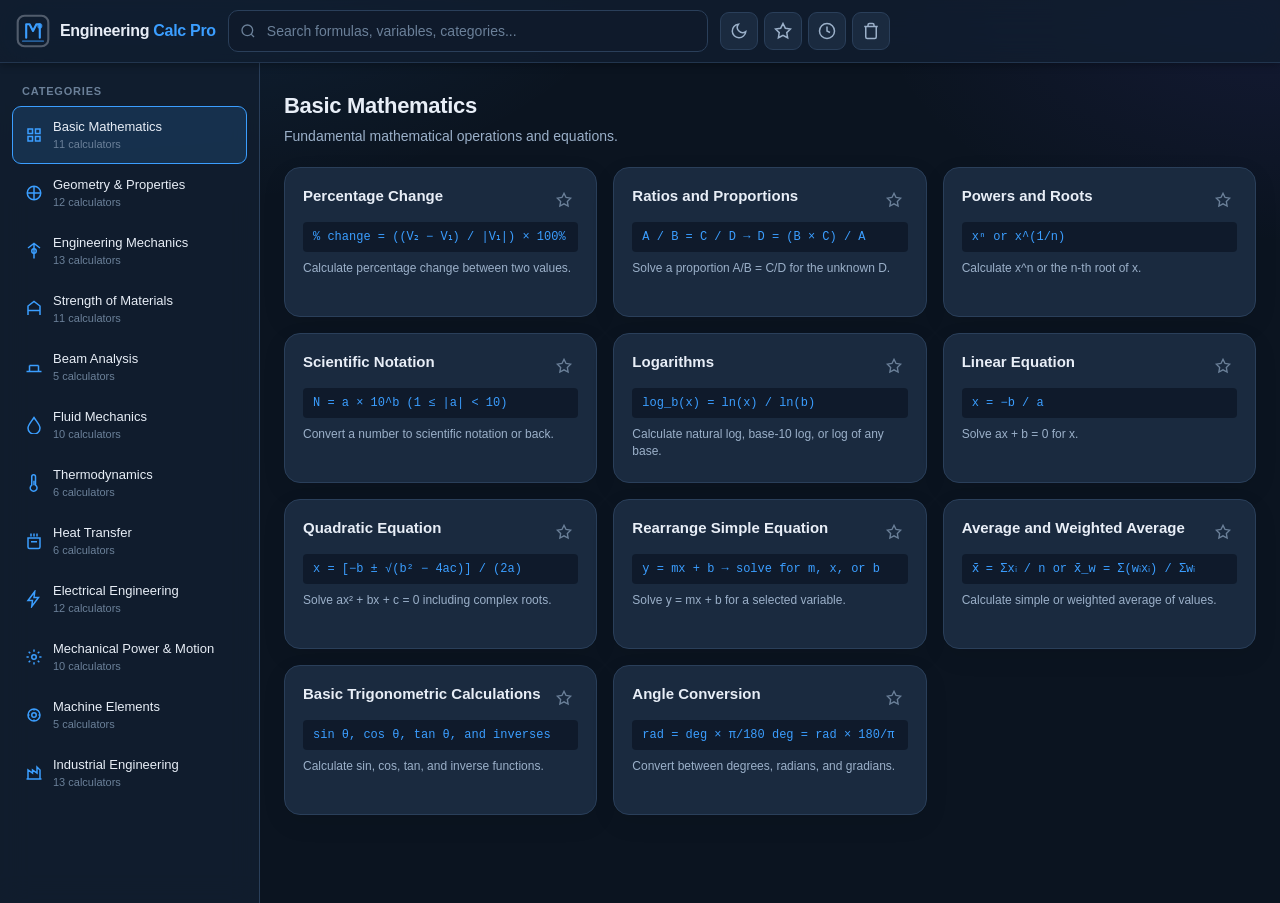
<file: apps/etjpsf07.html>
<!DOCTYPE html>
<html lang="en">
<head>
  <meta charset="UTF-8">
  <meta name="viewport" content="width=device-width, initial-scale=1.0, maximum-scale=5.0, user-scalable=yes">
  <title>Engineering Formula Calculator Pro</title>
  <style>
    /* ===== CSS RESET & VARIABLES ===== */
    * {
      margin: 0;
      padding: 0;
      box-sizing: border-box;
    }

    :root {
      /* Dark theme (default) */
      --bg-primary: #0b1420;
      --bg-secondary: #121e2f;
      --bg-card: #1a2a3f;
      --bg-input: #0f1a2b;
      --bg-hover: #243b55;
      --border: #2a3f5a;
      --border-light: #3a5470;
      --text-primary: #e8eef7;
      --text-secondary: #9bb0c9;
      --text-muted: #6b8099;
      --accent: #3b9eff;
      --accent-hover: #5aadff;
      --accent-glow: rgba(59, 158, 255, 0.15);
      --success: #2ecc71;
      --success-bg: rgba(46, 204, 113, 0.1);
      --error: #e74c3c;
      --error-bg: rgba(231, 76, 60, 0.1);
      --warning: #f39c12;
      --warning-bg: rgba(243, 156, 18, 0.1);
      --shadow-sm: 0 2px 8px rgba(0, 0, 0, 0.3);
      --shadow-md: 0 4px 16px rgba(0, 0, 0, 0.4);
      --shadow-lg: 0 8px 32px rgba(0, 0, 0, 0.5);
      --radius-sm: 6px;
      --radius-md: 10px;
      --radius-lg: 16px;
      --transition: 0.2s ease;
      --font-mono: 'SF Mono', 'Cascadia Code', 'Consolas', 'Monaco', monospace;
      --font-sans: -apple-system, BlinkMacSystemFont, 'Segoe UI', Roboto, Oxygen, Ubuntu, sans-serif;
    }

    [data-theme="light"] {
      --bg-primary: #f0f4fa;
      --bg-secondary: #ffffff;
      --bg-card: #ffffff;
      --bg-input: #f5f7fc;
      --bg-hover: #e8eef7;
      --border: #d4dde8;
      --border-light: #b8c6d8;
      --text-primary: #1a2a3f;
      --text-secondary: #4a5e78;
      --text-muted: #7a8ea8;
      --accent: #1a7eff;
      --accent-hover: #0066e0;
      --accent-glow: rgba(26, 126, 255, 0.1);
      --success: #1ea85a;
      --success-bg: rgba(30, 168, 90, 0.08);
      --error: #d63d2e;
      --error-bg: rgba(214, 61, 46, 0.08);
      --warning: #d48a0e;
      --warning-bg: rgba(212, 138, 14, 0.08);
      --shadow-sm: 0 2px 8px rgba(0, 0, 0, 0.08);
      --shadow-md: 0 4px 16px rgba(0, 0, 0, 0.1);
      --shadow-lg: 0 8px 32px rgba(0, 0, 0, 0.12);
    }

    @media (prefers-reduced-motion: reduce) {
      * {
        transition-duration: 0.01ms !important;
        animation-duration: 0.01ms !important;
      }
    }

    html {
      scroll-behavior: smooth;
    }

    body {
      font-family: var(--font-sans);
      background: var(--bg-primary);
      color: var(--text-primary);
      line-height: 1.5;
      min-height: 100vh;
      -webkit-font-smoothing: antialiased;
      transition: background var(--transition), color var(--transition);
    }

    /* ===== HEADER ===== */
    .app-header {
      background: var(--bg-secondary);
      border-bottom: 1px solid var(--border);
      padding: 10px 16px;
      position: sticky;
      top: 0;
      z-index: 100;
      box-shadow: var(--shadow-sm);
    }

    .header-inner {
      display: flex;
      align-items: center;
      gap: 12px;
      max-width: 1600px;
      margin: 0 auto;
    }

    .logo {
      display: flex;
      align-items: center;
      gap: 10px;
      flex-shrink: 0;
      text-decoration: none;
      color: inherit;
    }

    .logo svg {
      width: 34px;
      height: 34px;
      flex-shrink: 0;
    }

    .logo-text {
      font-size: 16px;
      font-weight: 700;
      letter-spacing: -0.3px;
      white-space: nowrap;
    }

    .logo-text span {
      color: var(--accent);
    }

    .search-container {
      flex: 1;
      position: relative;
      max-width: 480px;
      min-width: 0;
    }

    .search-container svg {
      position: absolute;
      left: 12px;
      top: 50%;
      transform: translateY(-50%);
      width: 16px;
      height: 16px;
      color: var(--text-muted);
      pointer-events: none;
    }

    .search-input {
      width: 100%;
      padding: 9px 12px 9px 38px;
      border: 1px solid var(--border);
      border-radius: var(--radius-sm);
      background: var(--bg-input);
      color: var(--text-primary);
      font-size: 14px;
      font-family: var(--font-sans);
      outline: none;
      transition: border-color var(--transition), box-shadow var(--transition);
    }

    .search-input:focus {
      border-color: var(--accent);
      box-shadow: 0 0 0 3px var(--accent-glow);
    }

    .search-input::placeholder {
      color: var(--text-muted);
    }

    .header-actions {
      display: flex;
      align-items: center;
      gap: 6px;
      flex-shrink: 0;
    }

    .btn-icon {
      width: 38px;
      height: 38px;
      border: 1px solid var(--border);
      border-radius: var(--radius-sm);
      background: var(--bg-card);
      color: var(--text-secondary);
      cursor: pointer;
      display: flex;
      align-items: center;
      justify-content: center;
      transition: all var(--transition);
      flex-shrink: 0;
      position: relative;
    }

    .btn-icon:hover {
      background: var(--bg-hover);
      color: var(--text-primary);
      border-color: var(--border-light);
    }

    .btn-icon.active {
      background: var(--accent);
      color: #fff;
      border-color: var(--accent);
    }

    .btn-icon svg {
      width: 18px;
      height: 18px;
    }

    .badge {
      position: absolute;
      top: -4px;
      right: -4px;
      background: var(--accent);
      color: #fff;
      font-size: 9px;
      font-weight: 700;
      min-width: 16px;
      height: 16px;
      border-radius: 8px;
      display: flex;
      align-items: center;
      justify-content: center;
      padding: 0 4px;
      pointer-events: none;
    }

    /* ===== LAYOUT ===== */
    .app-body {
      display: flex;
      max-width: 1600px;
      margin: 0 auto;
      min-height: calc(100vh - 60px);
    }

    /* ===== SIDEBAR ===== */
    .sidebar {
      width: 260px;
      flex-shrink: 0;
      background: var(--bg-secondary);
      border-right: 1px solid var(--border);
      padding: 12px;
      overflow-y: auto;
      max-height: calc(100vh - 60px);
      position: sticky;
      top: 60px;
    }

    .sidebar-title {
      font-size: 11px;
      font-weight: 700;
      text-transform: uppercase;
      letter-spacing: 0.8px;
      color: var(--text-muted);
      padding: 8px 10px 6px;
    }

    .cat-item {
      display: flex;
      align-items: center;
      gap: 10px;
      padding: 10px 12px;
      border-radius: var(--radius-sm);
      cursor: pointer;
      transition: background var(--transition);
      border: 1px solid transparent;
      user-select: none;
    }

    .cat-item:hover {
      background: var(--bg-hover);
    }

    .cat-item.active {
      background: var(--accent-glow);
      border-color: var(--accent);
    }

    .cat-item svg {
      width: 18px;
      height: 18px;
      flex-shrink: 0;
      color: var(--accent);
    }

    .cat-item-text {
      flex: 1;
      min-width: 0;
    }

    .cat-item-name {
      font-size: 13px;
      font-weight: 500;
      color: var(--text-primary);
      white-space: nowrap;
      overflow: hidden;
      text-overflow: ellipsis;
    }

    .cat-item-count {
      font-size: 11px;
      color: var(--text-muted);
    }

    /* ===== MAIN WORKSPACE ===== */
    .workspace {
      flex: 1;
      padding: 20px 24px 60px;
      min-width: 0;
      overflow-x: hidden;
    }

    .category-header {
      margin-bottom: 20px;
    }

    .category-header h2 {
      font-size: 22px;
      font-weight: 700;
      letter-spacing: -0.3px;
      margin-bottom: 4px;
    }

    .category-header p {
      font-size: 14px;
      color: var(--text-secondary);
      max-width: 640px;
    }

    /* ===== FORMULA GRID ===== */
    .formula-grid {
      display: grid;
      grid-template-columns: repeat(auto-fill, minmax(280px, 1fr));
      gap: 12px;
    }

    .formula-card {
      background: var(--bg-card);
      border: 1px solid var(--border);
      border-radius: var(--radius-md);
      padding: 16px;
      cursor: pointer;
      transition: all var(--transition);
      position: relative;
      display: flex;
      flex-direction: column;
      gap: 8px;
    }

    .formula-card:hover {
      border-color: var(--accent);
      box-shadow: var(--shadow-md);
      transform: translateY(-2px);
    }

    .formula-card-top {
      display: flex;
      align-items: flex-start;
      justify-content: space-between;
      gap: 8px;
    }

    .formula-card-name {
      font-size: 15px;
      font-weight: 600;
      color: var(--text-primary);
      line-height: 1.3;
    }

    .formula-card-fav {
      width: 28px;
      height: 28px;
      border: none;
      background: transparent;
      cursor: pointer;
      color: var(--text-muted);
      display: flex;
      align-items: center;
      justify-content: center;
      border-radius: 4px;
      flex-shrink: 0;
      transition: all var(--transition);
    }

    .formula-card-fav:hover {
      background: var(--bg-hover);
      color: var(--warning);
    }

    .formula-card-fav.active {
      color: var(--warning);
    }

    .formula-card-fav svg {
      width: 16px;
      height: 16px;
    }

    .formula-card-eq {
      font-family: var(--font-mono);
      font-size: 12px;
      color: var(--accent);
      background: var(--bg-input);
      padding: 6px 10px;
      border-radius: 4px;
      overflow-x: auto;
      white-space: nowrap;
    }

    .formula-card-desc {
      font-size: 12px;
      color: var(--text-secondary);
      line-height: 1.4;
    }

    /* ===== CALCULATOR PANEL ===== */
    .calc-panel {
      background: var(--bg-card);
      border: 1px solid var(--border);
      border-radius: var(--radius-lg);
      padding: 24px;
      margin-top: 8px;
      box-shadow: var(--shadow-sm);
    }

    .calc-header {
      display: flex;
      align-items: flex-start;
      justify-content: space-between;
      gap: 16px;
      margin-bottom: 16px;
      flex-wrap: wrap;
    }

    .calc-header-info h3 {
      font-size: 20px;
      font-weight: 700;
      letter-spacing: -0.3px;
      margin-bottom: 4px;
    }

    .calc-header-info p {
      font-size: 13px;
      color: var(--text-secondary);
      max-width: 600px;
    }

    .calc-header-actions {
      display: flex;
      gap: 6px;
      flex-wrap: wrap;
    }

    .calc-equation {
      font-family: var(--font-mono);
      font-size: 15px;
      color: var(--accent);
      background: var(--bg-input);
      padding: 12px 16px;
      border-radius: var(--radius-sm);
      margin-bottom: 20px;
      overflow-x: auto;
      white-space: nowrap;
      border-left: 3px solid var(--accent);
    }

    .calc-body {
      display: grid;
      grid-template-columns: 1fr 1fr;
      gap: 24px;
    }

    .calc-body.full-width {
      grid-template-columns: 1fr;
    }

    .calc-inputs h4,
    .calc-results h4 {
      font-size: 13px;
      font-weight: 700;
      text-transform: uppercase;
      letter-spacing: 0.6px;
      color: var(--text-muted);
      margin-bottom: 12px;
    }

    .input-group {
      margin-bottom: 12px;
    }

    .input-group label {
      display: block;
      font-size: 13px;
      font-weight: 500;
      color: var(--text-secondary);
      margin-bottom: 4px;
    }

    .input-group label .unit-hint {
      font-weight: 400;
      color: var(--text-muted);
      font-size: 11px;
      margin-left: 4px;
    }

    .input-row {
      display: flex;
      gap: 8px;
      align-items: stretch;
    }

    .input-row input {
      flex: 1;
      min-width: 0;
      padding: 9px 12px;
      border: 1px solid var(--border);
      border-radius: var(--radius-sm);
      background: var(--bg-input);
      color: var(--text-primary);
      font-size: 14px;
      font-family: var(--font-mono);
      outline: none;
      transition: border-color var(--transition), box-shadow var(--transition);
    }

    .input-row input:focus {
      border-color: var(--accent);
      box-shadow: 0 0 0 3px var(--accent-glow);
    }

    .input-row input.error {
      border-color: var(--error);
      box-shadow: 0 0 0 3px var(--error-bg);
    }

    .input-row select {
      padding: 9px 8px;
      border: 1px solid var(--border);
      border-radius: var(--radius-sm);
      background: var(--bg-input);
      color: var(--text-primary);
      font-size: 12px;
      font-family: var(--font-sans);
      outline: none;
      cursor: pointer;
      max-width: 110px;
      transition: border-color var(--transition);
    }

    .input-row select:focus {
      border-color: var(--accent);
    }

    .input-error-msg {
      font-size: 11px;
      color: var(--error);
      margin-top: 3px;
      min-height: 14px;
    }

    .calc-actions {
      display: flex;
      gap: 8px;
      margin-top: 20px;
      flex-wrap: wrap;
    }

    .btn {
      padding: 10px 20px;
      border: none;
      border-radius: var(--radius-sm);
      font-size: 13px;
      font-weight: 600;
      cursor: pointer;
      transition: all var(--transition);
      font-family: var(--font-sans);
      display: inline-flex;
      align-items: center;
      gap: 6px;
      white-space: nowrap;
    }

    .btn svg {
      width: 15px;
      height: 15px;
    }

    .btn-primary {
      background: var(--accent);
      color: #fff;
    }

    .btn-primary:hover {
      background: var(--accent-hover);
      box-shadow: 0 0 0 3px var(--accent-glow);
    }

    .btn-secondary {
      background: var(--bg-input);
      color: var(--text-primary);
      border: 1px solid var(--border);
    }

    .btn-secondary:hover {
      background: var(--bg-hover);
      border-color: var(--border-light);
    }

    .btn-sm {
      padding: 6px 12px;
      font-size: 12px;
    }

    /* ===== RESULTS ===== */
    .result-card {
      background: var(--bg-input);
      border: 1px solid var(--border);
      border-radius: var(--radius-md);
      padding: 16px;
      min-height: 60px;
    }

    .result-placeholder {
      color: var(--text-muted);
      font-size: 13px;
      text-align: center;
      padding: 20px 0;
    }

    .result-main {
      font-family: var(--font-mono);
      font-size: 24px;
      font-weight: 700;
      color: var(--accent);
      word-break: break-all;
      line-height: 1.2;
      margin-bottom: 4px;
    }

    .result-unit {
      font-size: 14px;
      color: var(--text-secondary);
      font-family: var(--font-sans);
    }

    .result-detail {
      font-size: 13px;
      color: var(--text-secondary);
      margin-top: 8px;
      padding-top: 8px;
      border-top: 1px solid var(--border);
    }

    .result-detail .kv {
      display: flex;
      justify-content: space-between;
      padding: 3px 0;
      gap: 12px;
    }

    .result-detail .kv .k {
      color: var(--text-muted);
    }

    .result-detail .kv .v {
      font-family: var(--font-mono);
      color: var(--text-primary);
      text-align: right;
      word-break: break-all;
    }

    /* ===== STEPS ===== */
    .steps-section {
      margin-top: 24px;
      border-top: 1px solid var(--border);
      padding-top: 20px;
    }

    .steps-section h4 {
      font-size: 13px;
      font-weight: 700;
      text-transform: uppercase;
      letter-spacing: 0.6px;
      color: var(--text-muted);
      margin-bottom: 12px;
      cursor: pointer;
      display: flex;
      align-items: center;
      gap: 6px;
      user-select: none;
    }

    .steps-section h4 svg {
      width: 14px;
      height: 14px;
      transition: transform var(--transition);
    }

    .steps-section h4.collapsed svg {
      transform: rotate(-90deg);
    }

    .steps-content {
      font-family: var(--font-mono);
      font-size: 13px;
      line-height: 1.7;
      color: var(--text-secondary);
      background: var(--bg-input);
      border-radius: var(--radius-sm);
      padding: 16px;
      white-space: pre-wrap;
      word-break: break-word;
      overflow-x: auto;
    }

    .steps-content .step-num {
      color: var(--accent);
      font-weight: 700;
    }

    .steps-content .step-value {
      color: var(--success);
    }

    .steps-content .step-highlight {
      color: var(--warning);
    }

    .assumptions {
      margin-top: 16px;
      padding: 12px 16px;
      background: var(--warning-bg);
      border: 1px solid var(--warning);
      border-radius: var(--radius-sm);
      font-size: 12px;
      color: var(--text-secondary);
      line-height: 1.6;
    }

    .assumptions strong {
      color: var(--warning);
    }

    /* ===== EMPTY STATE ===== */
    .empty-state {
      text-align: center;
      padding: 60px 20px;
      color: var(--text-muted);
    }

    .empty-state svg {
      width: 48px;
      height: 48px;
      margin-bottom: 16px;
      opacity: 0.4;
    }

    .empty-state h3 {
      font-size: 18px;
      margin-bottom: 8px;
      color: var(--text-secondary);
    }

    .empty-state p {
      font-size: 14px;
      max-width: 400px;
      margin: 0 auto;
    }

    /* ===== MODAL ===== */
    .modal-overlay {
      position: fixed;
      inset: 0;
      background: rgba(0, 0, 0, 0.6);
      z-index: 200;
      display: none;
      align-items: center;
      justify-content: center;
      padding: 20px;
      backdrop-filter: blur(4px);
    }

    .modal-overlay.open {
      display: flex;
    }

    .modal {
      background: var(--bg-card);
      border: 1px solid var(--border);
      border-radius: var(--radius-lg);
      width: 100%;
      max-width: 520px;
      max-height: 80vh;
      display: flex;
      flex-direction: column;
      box-shadow: var(--shadow-lg);
    }

    .modal-header {
      display: flex;
      align-items: center;
      justify-content: space-between;
      padding: 16px 20px;
      border-bottom: 1px solid var(--border);
    }

    .modal-header h3 {
      font-size: 16px;
      font-weight: 700;
    }

    .modal-close {
      width: 32px;
      height: 32px;
      border: none;
      background: transparent;
      color: var(--text-muted);
      cursor: pointer;
      border-radius: 4px;
      display: flex;
      align-items: center;
      justify-content: center;
      font-size: 18px;
    }

    .modal-close:hover {
      background: var(--bg-hover);
      color: var(--text-primary);
    }

    .modal-body {
      padding: 16px 20px;
      overflow-y: auto;
      flex: 1;
    }

    .modal-body .history-item {
      display: flex;
      align-items: flex-start;
      justify-content: space-between;
      gap: 12px;
      padding: 10px 0;
      border-bottom: 1px solid var(--border);
      cursor: pointer;
    }

    .modal-body .history-item:hover {
      background: var(--bg-hover);
      margin: 0 -8px;
      padding: 10px 8px;
      border-radius: 4px;
    }

    .modal-body .history-item:last-child {
      border-bottom: none;
    }

    .history-item-info {
      flex: 1;
      min-width: 0;
    }

    .history-item-name {
      font-size: 13px;
      font-weight: 600;
      color: var(--text-primary);
      white-space: nowrap;
      overflow: hidden;
      text-overflow: ellipsis;
    }

    .history-item-detail {
      font-size: 11px;
      color: var(--text-muted);
      font-family: var(--font-mono);
      white-space: nowrap;
      overflow: hidden;
      text-overflow: ellipsis;
    }

    .history-item-del {
      width: 24px;
      height: 24px;
      border: none;
      background: transparent;
      color: var(--text-muted);
      cursor: pointer;
      border-radius: 4px;
      display: flex;
      align-items: center;
      justify-content: center;
      flex-shrink: 0;
    }

    .history-item-del:hover {
      color: var(--error);
      background: var(--error-bg);
    }

    .modal-footer {
      padding: 12px 20px;
      border-top: 1px solid var(--border);
      display: flex;
      justify-content: flex-end;
      gap: 8px;
    }

    /* ===== TOAST ===== */
    .toast {
      position: fixed;
      bottom: 24px;
      left: 50%;
      transform: translateX(-50%) translateY(100px);
      background: var(--bg-card);
      border: 1px solid var(--border);
      border-radius: var(--radius-md);
      padding: 12px 20px;
      font-size: 13px;
      color: var(--text-primary);
      box-shadow: var(--shadow-lg);
      z-index: 300;
      opacity: 0;
      transition: all 0.3s ease;
      pointer-events: none;
      max-width: 90vw;
    }

    .toast.show {
      transform: translateX(-50%) translateY(0);
      opacity: 1;
    }

    .toast.success {
      border-color: var(--success);
    }

    .toast.error {
      border-color: var(--error);
    }

    /* ===== MOBILE CATEGORY CHIPS ===== */
    .mobile-cats {
      display: none;
      overflow-x: auto;
      gap: 8px;
      padding: 10px 0;
      -webkit-overflow-scrolling: touch;
      scrollbar-width: none;
    }

    .mobile-cats::-webkit-scrollbar {
      display: none;
    }

    .chip {
      padding: 7px 14px;
      border: 1px solid var(--border);
      border-radius: 20px;
      background: var(--bg-card);
      color: var(--text-secondary);
      font-size: 12px;
      font-weight: 500;
      white-space: nowrap;
      cursor: pointer;
      transition: all var(--transition);
      flex-shrink: 0;
    }

    .chip.active {
      background: var(--accent);
      color: #fff;
      border-color: var(--accent);
    }

    .chip:hover {
      border-color: var(--accent);
    }

    /* ===== SVG DIAGRAM ===== */
    .diagram-container {
      margin-top: 16px;
      background: var(--bg-input);
      border: 1px solid var(--border);
      border-radius: var(--radius-md);
      padding: 12px;
      overflow: hidden;
    }

    .diagram-container svg {
      width: 100%;
      height: auto;
      display: block;
      max-height: 240px;
    }

    .diagram-label {
      font-size: 10px;
      font-family: var(--font-mono);
      fill: var(--text-secondary);
    }

    .diagram-dim {
      stroke: var(--text-muted);
      stroke-width: 1;
      stroke-dasharray: 4 2;
    }

    /* ===== RESPONSIVE ===== */
    @media (max-width: 1024px) {
      .calc-body {
        grid-template-columns: 1fr;
      }
    }

    @media (max-width: 768px) {
      .sidebar {
        display: none;
      }

      .mobile-cats {
        display: flex;
      }

      .workspace {
        padding: 12px 14px 80px;
      }

      .header-inner {
        flex-wrap: wrap;
        gap: 8px;
      }

      .logo-text {
        font-size: 14px;
      }

      .search-container {
        order: 3;
        flex-basis: 100%;
        max-width: none;
      }

      .formula-grid {
        grid-template-columns: 1fr;
      }

      .calc-panel {
        padding: 16px;
      }

      .calc-header-info h3 {
        font-size: 17px;
      }

      .result-main {
        font-size: 20px;
      }

      .calc-actions .btn {
        flex: 1;
        justify-content: center;
      }

      .input-row select {
        max-width: 90px;
        font-size: 11px;
      }

      .modal {
        max-height: 90vh;
      }
    }

    @media (max-width: 480px) {
      .logo-text {
        display: none;
      }

      .header-actions .btn-icon {
        width: 34px;
        height: 34px;
      }

      .btn {
        padding: 9px 14px;
        font-size: 12px;
      }
    }

    /* ===== SCROLLBAR ===== */
    ::-webkit-scrollbar {
      width: 8px;
      height: 8px;
    }

    ::-webkit-scrollbar-track {
      background: transparent;
    }

    ::-webkit-scrollbar-thumb {
      background: var(--border);
      border-radius: 4px;
    }

    ::-webkit-scrollbar-thumb:hover {
      background: var(--border-light);
    }

    /* ===== FOCUS VISIBLE ===== */
    :focus-visible {
      outline: 2px solid var(--accent);
      outline-offset: 2px;
    }

    /* ===== PRINT ===== */
    @media print {
      .app-header,
      .sidebar,
      .mobile-cats,
      .calc-actions,
      .calc-header-actions,
      .formula-grid,
      .category-header,
      .modal-overlay,
      .toast {
        display: none !important;
      }

      .workspace {
        padding: 0;
      }

      .calc-panel {
        border: none;
        box-shadow: none;
        padding: 0;
      }

      .result-main {
        color: #000;
      }

      body {
        background: #fff;
        color: #000;
      }

      .calc-body {
        grid-template-columns: 1fr;
      }
    }

    /* ===== UTILITY ===== */
    .hidden {
      display: none !important;
    }

    .sr-only {
      position: absolute;
      width: 1px;
      height: 1px;
      padding: 0;
      margin: -1px;
      overflow: hidden;
      clip: rect(0, 0, 0, 0);
      border: 0;
    }

    .mt-16 {
      margin-top: 16px;
    }

    .flex-between {
      display: flex;
      align-items: center;
      justify-content: space-between;
    }

/* ===== POLISHED GLASS UI ===== */
:root {
  --radius-sm: 9px;
  --radius-md: 14px;
  --radius-lg: 20px;
}
body {
  background:
    radial-gradient(900px 500px at 10% -10%, rgba(59,158,255,.12), transparent 60%),
    radial-gradient(700px 420px at 100% 0%, rgba(98,76,230,.10), transparent 58%),
    var(--bg-primary);
}
.app-header {
  background: color-mix(in srgb, var(--bg-secondary) 82%, transparent);
  -webkit-backdrop-filter: blur(18px) saturate(145%);
  backdrop-filter: blur(18px) saturate(145%);
  border-bottom-color: color-mix(in srgb, var(--border) 72%, transparent);
}
.sidebar {
  background: color-mix(in srgb, var(--bg-secondary) 88%, transparent);
  -webkit-backdrop-filter: blur(14px);
  backdrop-filter: blur(14px);
}
.formula-card, .calc-panel, .result-card, .diagram-container {
  box-shadow: 0 8px 24px rgba(0,0,0,.08);
}
.formula-card {
  border-radius: 16px;
  padding: 18px;
  min-height: 150px;
}
.formula-card:hover {
  transform: translateY(-3px);
  box-shadow: 0 12px 30px rgba(59,158,255,.13);
}
.formula-card:focus-visible, .cat-item:focus-visible, .chip:focus-visible {
  outline: 2px solid var(--accent);
  outline-offset: 3px;
}
.calc-panel {
  background: color-mix(in srgb, var(--bg-card) 92%, transparent);
  border-radius: 20px;
}
.calc-equation {
  border-radius: 10px;
  background: color-mix(in srgb, var(--accent-glow) 65%, var(--bg-input));
}
.input-row input, .input-row select, .search-input {
  min-height: 42px;
  border-radius: 10px;
}
.btn, .btn-icon, .chip {
  -webkit-tap-highlight-color: transparent;
}
.btn { border-radius: 10px; min-height: 40px; }
.btn-primary { box-shadow: 0 5px 14px rgba(59,158,255,.18); }
.btn:active, .btn-icon:active, .chip:active { transform: scale(.98); }
.result-card { border-radius: 14px; }
.result-main { overflow-wrap: anywhere; }
.steps-section h4 { padding: 5px 0; }
.modal {
  -webkit-backdrop-filter: blur(20px);
  backdrop-filter: blur(20px);
}
@media (min-width: 769px) {
  .formula-grid { gap: 16px; }
  .workspace { padding-top: 26px; }
}
@media (max-width: 768px) {
  .app-header { padding: 10px 12px; }
  .workspace { padding: 12px 12px calc(32px + env(safe-area-inset-bottom)); }
  .mobile-cats { margin: 0 -2px 10px; padding: 8px 2px 12px; }
  .chip { min-height: 38px; padding: 8px 14px; }
  .formula-card { min-height: auto; padding: 15px; }
  .calc-panel { padding: 15px; }
  .calc-actions { display: grid; grid-template-columns: 1fr 1fr; }
  .calc-actions #calcBtn { grid-column: 1 / -1; }
  .result-main { font-size: clamp(19px, 5vw, 25px); }
}
@media (max-width: 380px) {
  .header-actions { gap: 4px; }
  .header-actions .btn-icon { width: 32px; height: 32px; }
  .calc-header-actions { width: 100%; }
  .calc-header-actions .btn { flex: 1; justify-content: center; }
}
@media (prefers-reduced-motion: no-preference) {
  .formula-card, .calc-panel { animation: rise-in .24s ease both; }
  @keyframes rise-in {
    from { opacity: .65; transform: translateY(5px); }
    to { opacity: 1; transform: translateY(0); }
  }
}

  </style>
</head>
<body>

<!-- ===== HEADER ===== -->
<header class="app-header" role="banner">
  <div class="header-inner">
    <a class="logo" href="#" onclick="App.goHome(); return false;" aria-label="Engineering Formula Calculator Pro Home">
      <svg viewBox="0 0 40 40" fill="none" xmlns="http://www.w3.org/2000/svg" aria-hidden="true">
        <rect x="2" y="2" width="36" height="36" rx="8" stroke="currentColor" stroke-width="2.5" fill="none" opacity="0.3"/>
        <path d="M12 28V12h4l4 8 4-8h4v16" stroke="#3b9eff" stroke-width="2.5" stroke-linecap="round" stroke-linejoin="round" fill="none"/>
        <circle cx="28" cy="14" r="3" fill="#3b9eff" opacity="0.8"/>
        <path d="M8 32h24" stroke="#3b9eff" stroke-width="2" stroke-linecap="round" opacity="0.5"/>
      </svg>
      <span class="logo-text">Engineering <span>Calc Pro</span></span>
    </a>

    <div class="search-container" role="search">
      <svg viewBox="0 0 24 24" fill="none" stroke="currentColor" stroke-width="2" aria-hidden="true">
        <circle cx="11" cy="11" r="8"/><path d="M21 21l-4.35-4.35"/>
      </svg>
      <input type="search" class="search-input" id="globalSearch" placeholder="Search formulas, variables, categories..." autocomplete="off" aria-label="Search formulas">
    </div>

    <div class="header-actions">
      <button class="btn-icon" id="themeToggle" title="Toggle theme" aria-label="Toggle dark/light theme">
        <svg viewBox="0 0 24 24" fill="none" stroke="currentColor" stroke-width="2" aria-hidden="true">
          <path d="M21 12.79A9 9 0 1111.21 3 7 7 0 0021 12.79z"/>
        </svg>
      </button>
      <button class="btn-icon" id="favoritesBtn" title="Favorites" aria-label="View favorites">
        <svg viewBox="0 0 24 24" fill="none" stroke="currentColor" stroke-width="2" aria-hidden="true">
          <path d="M12 2l3.09 6.26L22 9.27l-5 4.87 1.18 6.88L12 17.77l-6.18 3.25L7 14.14 2 9.27l6.91-1.01L12 2z"/>
        </svg>
        <span class="badge hidden" id="favBadge">0</span>
      </button>
      <button class="btn-icon" id="historyBtn" title="History" aria-label="View calculation history">
        <svg viewBox="0 0 24 24" fill="none" stroke="currentColor" stroke-width="2" aria-hidden="true">
          <circle cx="12" cy="12" r="10"/><path d="M12 6v6l4 2"/>
        </svg>
        <span class="badge hidden" id="historyBadge">0</span>
      </button>
      <button class="btn-icon" id="clearAllBtn" title="Clear all data" aria-label="Clear all data">
        <svg viewBox="0 0 24 24" fill="none" stroke="currentColor" stroke-width="2" aria-hidden="true">
          <path d="M3 6h18M19 6v14a2 2 0 01-2 2H7a2 2 0 01-2-2V6m3 0V4a2 2 0 012-2h4a2 2 0 012 2v2"/>
        </svg>
      </button>
    </div>
  </div>
</header>

<!-- ===== BODY ===== -->
<div class="app-body">
  <!-- Sidebar -->
  <nav class="sidebar" id="sidebar" aria-label="Formula categories">
    <div class="sidebar-title">Categories</div>
    <div id="sidebarCats"></div>
  </nav>

  <!-- Workspace -->
  <main class="workspace" id="workspace" role="main">
    <!-- Mobile category chips -->
    <div class="mobile-cats" id="mobileCats"></div>

    <!-- Category view -->
    <div id="categoryView">
      <div class="category-header" id="catHeader">
        <h2 id="catTitle">Basic Mathematics</h2>
        <p id="catDesc">Fundamental mathematical operations and equations.</p>
      </div>
      <div class="formula-grid" id="formulaGrid"></div>
    </div>

    <!-- Calculator view -->
    <div id="calcView" class="hidden"></div>

    <!-- Search view -->
    <div id="searchView" class="hidden"></div>

    <!-- Favorites view -->
    <div id="favView" class="hidden"></div>

    <!-- History view -->
    <div id="historyView" class="hidden"></div>
  </main>
</div>

<!-- ===== MODAL ===== -->
<div class="modal-overlay" id="modalOverlay" role="dialog" aria-modal="true">
  <div class="modal">
    <div class="modal-header">
      <h3 id="modalTitle">Favorites</h3>
      <button class="modal-close" id="modalClose" aria-label="Close modal">&times;</button>
    </div>
    <div class="modal-body" id="modalBody"></div>
    <div class="modal-footer" id="modalFooter"></div>
  </div>
</div>

<!-- ===== TOAST ===== -->
<div class="toast" id="toast" role="status" aria-live="polite"></div>

<script>
/* ============================================================
   ENGINEERING FORMULA CALCULATOR PRO
   Complete standalone implementation
   ============================================================ */
'use strict';

/* ============================================================
   UNIT SYSTEM
   ============================================================ */
const Units = {
  // Length: base = meter
  length: {
    m: 1, mm: 0.001, cm: 0.01, km: 1000, in: 0.0254, ft: 0.3048, yd: 0.9144, mi: 1609.344
  },
  // Area: base = m²
  area: {
    'm2': 1, 'mm2': 1e-6, 'cm2': 1e-4, 'km2': 1e6, 'in2': 0.00064516, 'ft2': 0.09290304
  },
  // Volume: base = m³
  volume: {
    'm3': 1, 'mm3': 1e-9, 'cm3': 1e-6, 'L': 0.001, 'mL': 1e-6, 'in3': 1.6387064e-5, 'ft3': 0.028316846592, 'galUS': 0.003785411784, 'galUK': 0.00454609
  },
  // Mass: base = kg
  mass: {
    kg: 1, g: 0.001, mg: 1e-6, t: 1000, lb: 0.45359237, oz: 0.028349523125, slug: 14.5939029372
  },
  // Force: base = N
  force: {
    N: 1, kN: 1000, MN: 1e6, lbf: 4.4482216152605, kgf: 9.80665, dyn: 1e-5
  },
  // Pressure: base = Pa
  pressure: {
    Pa: 1, kPa: 1000, MPa: 1e6, GPa: 1e9, bar: 1e5, atm: 101325, psi: 6894.757293168, torr: 133.322368421, mmHg: 133.322387415, 'N/mm2': 1e6, 'N/m2': 1
  },
  // Energy: base = J
  energy: {
    J: 1, kJ: 1000, MJ: 1e6, cal: 4.184, kcal: 4184, Wh: 3600, kWh: 3.6e6, BTU: 1055.05585262, 'ft·lbf': 1.3558179483314
  },
  // Power: base = W
  power: {
    W: 1, kW: 1000, MW: 1e6, hp: 745.69987158227, 'hp(M)': 735.49875, 'ft·lbf/s': 1.3558179483314, 'BTU/h': 0.29307107017222
  },
  // Torque: base = N·m
  torque: {
    'N·m': 1, 'kN·m': 1000, 'N·mm': 0.001, 'lbf·ft': 1.3558179483314, 'lbf·in': 0.11298482902762, 'kgf·m': 9.80665
  },
  // Temperature: base = K (absolute) - special handling
  temperature: {
    K: 1, '°C': 'celsius', '°F': 'fahrenheit', R: 'rankine'
  },
  // Temperature difference: base = K
  tempDiff: {
    K: 1, '°C': 1, '°F': 5/9, R: 5/9
  },
  // Velocity: base = m/s
  velocity: {
    'm/s': 1, 'km/h': 0.27777777777778, 'ft/s': 0.3048, 'mph': 0.44704, 'knot': 0.51444444444444
  },
  // Acceleration: base = m/s²
  acceleration: {
    'm/s2': 1, 'ft/s2': 0.3048, 'g': 9.80665
  },
  // Volumetric flow: base = m³/s
  volFlow: {
    'm3/s': 1, 'm3/h': 1/3600, 'L/s': 0.001, 'L/min': 0.001/60, 'L/h': 0.001/3600, 'ft3/s': 0.028316846592, 'ft3/min': 0.028316846592/60, 'gal/min': 0.003785411784/60, 'galUS/min': 0.003785411784/60
  },
  // Mass flow: base = kg/s
  massFlow: {
    'kg/s': 1, 'kg/h': 1/3600, 'g/s': 0.001, 't/h': 1000/3600, 'lb/s': 0.45359237, 'lb/h': 0.45359237/3600
  },
  // Density: base = kg/m³
  density: {
    'kg/m3': 1, 'g/cm3': 1000, 'kg/L': 1000, 'lb/ft3': 16.01846337396, 'lb/in3': 27679.904710203, 't/m3': 1000
  },
  // Dynamic viscosity: base = Pa·s
  viscosity: {
    'Pa·s': 1, 'mPa·s': 0.001, 'cP': 0.001, 'P': 0.1, 'lbf·s/ft2': 47.880258980335, 'lb/(ft·h)': 0.000413378873
  },
  // Angular velocity: base = rad/s
  angVel: {
    'rad/s': 1, 'rpm': 2*Math.PI/60, 'deg/s': Math.PI/180, 'Hz': 2*Math.PI
  },
  // Voltage: base = V
  voltage: {
    V: 1, mV: 0.001, kV: 1000, MV: 1e6
  },
  // Current: base = A
  current: {
    A: 1, mA: 0.001, kA: 1000, uA: 1e-6
  },
  // Resistance: base = Ω
  resistance: {
    'Ω': 1, 'mΩ': 0.001, 'kΩ': 1000, 'MΩ': 1e6
  },
  // Thermal conductivity: base = W/(m·K)
  thermalCond: {
    'W/(m·K)': 1, 'W/(m·°C)': 1, 'BTU/(h·ft·°F)': 1.73073467, 'kcal/(h·m·°C)': 1.163
  },
  // Specific heat: base = J/(kg·K)
  specificHeat: {
    'J/(kg·K)': 1, 'J/(kg·°C)': 1, 'kJ/(kg·K)': 1000, 'cal/(g·°C)': 4184, 'BTU/(lb·°F)': 4186.8
  },
  // Dimensionless
  dimensionless: { '': 1, '%': 0.01, 'ppm': 1e-6 }
};

// Convert value from unit to base
function toBase(value, unit, type) {
  if (type === 'temperature') {
    // Special: absolute temperature -> Kelvin
    switch(unit) {
      case 'K': return value;
      case '°C': return value + 273.15;
      case '°F': return (value - 32) * 5/9 + 273.15;
      case 'R': return value * 5/9;
      default: return value;
    }
  }
  if (type === 'tempDiff') {
    switch(unit) {
      case 'K': return value;
      case '°C': return value;
      case '°F': return value * 5/9;
      case 'R': return value * 5/9;
      default: return value;
    }
  }
  const table = Units[type];
  if (!table) return value;
  const factor = table[unit];
  if (factor === undefined) return value;
  return value * factor;
}

// Convert value from base to unit
function fromBase(value, unit, type) {
  if (type === 'temperature') {
    switch(unit) {
      case 'K': return value;
      case '°C': return value - 273.15;
      case '°F': return (value - 273.15) * 9/5 + 32;
      case 'R': return value * 9/5;
      default: return value;
    }
  }
  if (type === 'tempDiff') {
    switch(unit) {
      case 'K': return value;
      case '°C': return value;
      case '°F': return value * 9/5;
      case 'R': return value * 9/5;
      default: return value;
    }
  }
  const table = Units[type];
  if (!table) return value;
  const factor = table[unit];
  if (factor === undefined || factor === 0) return value;
  return value / factor;
}

// Get unit options for a type
function getUnitOptions(type) {
  if (type === 'temperature') return ['K', '°C', '°F', 'R'];
  if (type === 'tempDiff') return ['K', '°C', '°F', 'R'];
  const table = Units[type];
  if (!table) return [''];
  return Object.keys(table);
}

/* ============================================================
   FORMATTING
   ============================================================ */
function fmtNum(v, sig) {
  if (v === null || v === undefined || !isFinite(v)) return '—';
  if (v === 0) return '0';
  sig = sig || 6;
  const abs = Math.abs(v);
  if (abs >= 1e12 || abs < 1e-6) {
    return v.toExponential(Math.max(2, sig - 2));
  }
  let s = v.toPrecision(sig);
  if (s.includes('.')) {
    s = s.replace(/\.?0+$/, '');
  }
  return s;
}

function fmtSci(v, digits) {
  if (!isFinite(v)) return '—';
  digits = digits || 4;
  return v.toExponential(digits - 1);
}

function escapeHtml(s) {
  return String(s).replace(/[&<>"']/g, c => ({'&':'&amp;','<':'&lt;','>':'&gt;','"':'&quot;',"'":'&#39;'}[c]));
}

/* ============================================================
   STORAGE
   ============================================================ */
const Storage = {
  available: (function() {
    try {
      const k = '__test__';
      localStorage.setItem(k, '1');
      localStorage.removeItem(k);
      return true;
    } catch(e) { return false; }
  })(),
  get(key, def) {
    if (!this.available) return def;
    try {
      const v = localStorage.getItem(key);
      return v ? JSON.parse(v) : def;
    } catch(e) { return def; }
  },
  set(key, val) {
    if (!this.available) return false;
    try {
      localStorage.setItem(key, JSON.stringify(val));
      return true;
    } catch(e) { return false; }
  },
  remove(key) {
    if (!this.available) return;
    try { localStorage.removeItem(key); } catch(e) {}
  }
};

/* ============================================================
   SVG ICONS
   ============================================================ */
const Icons = {
  math: '<svg viewBox="0 0 24 24" fill="none" stroke="currentColor" stroke-width="2"><path d="M4 4h6v6H4zM14 4h6v6h-6zM4 14h6v6H4zM14 14h6v6h-6z"/></svg>',
  geometry: '<svg viewBox="0 0 24 24" fill="none" stroke="currentColor" stroke-width="2"><circle cx="12" cy="12" r="9"/><path d="M12 3v18M3 12h18"/></svg>',
  statics: '<svg viewBox="0 0 24 24" fill="none" stroke="currentColor" stroke-width="2"><path d="M12 2v20M4 8l8-6 8 6"/><circle cx="12" cy="12" r="3"/></svg>',
  strength: '<svg viewBox="0 0 24 24" fill="none" stroke="currentColor" stroke-width="2"><path d="M4 20V8l8-6 8 6v12"/><path d="M4 14h16"/></svg>',
  beam: '<svg viewBox="0 0 24 24" fill="none" stroke="currentColor" stroke-width="2"><path d="M2 18h20M6 18v-8M18 18v-8M6 10h12"/></svg>',
  fluid: '<svg viewBox="0 0 24 24" fill="none" stroke="currentColor" stroke-width="2"><path d="M12 2C8 8 4 12 4 16a8 8 0 0016 0c0-4-4-8-8-14z"/></svg>',
  thermo: '<svg viewBox="0 0 24 24" fill="none" stroke="currentColor" stroke-width="2"><path d="M14 14.76V3.5a2.5 2.5 0 00-5 0v11.26a4.5 4.5 0 105 0z"/><path d="M12 9v6"/></svg>',
  heat: '<svg viewBox="0 0 24 24" fill="none" stroke="currentColor" stroke-width="2"><path d="M8 2v4M12 2v4M16 2v4M4 8h16v12a2 2 0 01-2 2H6a2 2 0 01-2-2V8z"/><path d="M8 13h8"/></svg>',
  electrical: '<svg viewBox="0 0 24 24" fill="none" stroke="currentColor" stroke-width="2"><path d="M13 2L4 14h6l-1 8 9-12h-6l1-8z"/></svg>',
  mechanical: '<svg viewBox="0 0 24 24" fill="none" stroke="currentColor" stroke-width="2"><circle cx="12" cy="12" r="3"/><path d="M12 2v3M12 19v3M2 12h3M19 12h3M4.9 4.9l2.1 2.1M17 17l2.1 2.1M4.9 19.1l2.1-2.1M17 7l2.1-2.1"/></svg>',
  machine: '<svg viewBox="0 0 24 24" fill="none" stroke="currentColor" stroke-width="2"><circle cx="12" cy="12" r="8"/><circle cx="12" cy="12" r="3"/><path d="M12 4v2M12 18v2M4 12h2M18 12h2"/></svg>',
  industrial: '<svg viewBox="0 0 24 24" fill="none" stroke="currentColor" stroke-width="2"><path d="M2 20h20M4 20V8l6 4V8l6 4V4l4 4v12"/></svg>',
  search: '<svg viewBox="0 0 24 24" fill="none" stroke="currentColor" stroke-width="2"><circle cx="11" cy="11" r="8"/><path d="M21 21l-4.35-4.35"/></svg>',
  star: '<svg viewBox="0 0 24 24" fill="none" stroke="currentColor" stroke-width="2"><path d="M12 2l3.09 6.26L22 9.27l-5 4.87 1.18 6.88L12 17.77l-6.18 3.25L7 14.14 2 9.27l6.91-1.01L12 2z"/></svg>',
  starFill: '<svg viewBox="0 0 24 24" fill="currentColor" stroke="currentColor" stroke-width="1"><path d="M12 2l3.09 6.26L22 9.27l-5 4.87 1.18 6.88L12 17.77l-6.18 3.25L7 14.14 2 9.27l6.91-1.01L12 2z"/></svg>',
  close: '<svg viewBox="0 0 24 24" fill="none" stroke="currentColor" stroke-width="2"><path d="M18 6L6 18M6 6l12 12"/></svg>',
  chevron: '<svg viewBox="0 0 24 24" fill="none" stroke="currentColor" stroke-width="2"><path d="M6 9l6 6 6-6"/></svg>',
  copy: '<svg viewBox="0 0 24 24" fill="none" stroke="currentColor" stroke-width="2"><rect x="9" y="9" width="13" height="13" rx="2"/><path d="M5 15H4a2 2 0 01-2-2V4a2 2 0 012-2h9a2 2 0 012 2v1"/></svg>',
  print: '<svg viewBox="0 0 24 24" fill="none" stroke="currentColor" stroke-width="2"><path d="M6 9V2h12v7M6 18H4a2 2 0 01-2-2v-5a2 2 0 012-2h16a2 2 0 012 2v5a2 2 0 01-2 2h-2"/><rect x="6" y="14" width="12" height="8"/></svg>',
  download: '<svg viewBox="0 0 24 24" fill="none" stroke="currentColor" stroke-width="2"><path d="M21 15v4a2 2 0 01-2 2H5a2 2 0 01-2-2v-4M7 10l5 5 5-5M12 15V3"/></svg>',
  share: '<svg viewBox="0 0 24 24" fill="none" stroke="currentColor" stroke-width="2"><circle cx="18" cy="5" r="3"/><circle cx="6" cy="12" r="3"/><circle cx="18" cy="19" r="3"/><path d="M8.59 13.51l6.83 3.98M15.41 6.51l-6.82 3.98"/></svg>',
  trash: '<svg viewBox="0 0 24 24" fill="none" stroke="currentColor" stroke-width="2"><path d="M3 6h18M19 6v14a2 2 0 01-2 2H7a2 2 0 01-2-2V6m3 0V4a2 2 0 012-2h4a2 2 0 012 2v2"/></svg>',
  back: '<svg viewBox="0 0 24 24" fill="none" stroke="currentColor" stroke-width="2"><path d="M19 12H5M12 19l-7-7 7-7"/></svg>',
  example: '<svg viewBox="0 0 24 24" fill="none" stroke="currentColor" stroke-width="2"><path d="M14 2H6a2 2 0 00-2 2v16a2 2 0 002 2h12a2 2 0 002-2V8z"/><path d="M14 2v6h6M16 13H8M16 17H8M10 9H8"/></svg>',
  reset: '<svg viewBox="0 0 24 24" fill="none" stroke="currentColor" stroke-width="2"><path d="M3 12a9 9 0 019-9 9.75 9.75 0 016.74 2.74L21 8"/><path d="M21 3v5h-5M21 12a9 9 0 01-9 9 9.75 9.75 0 01-6.74-2.74L3 16"/><path d="M8 16H3v5"/></svg>',
  calculate: '<svg viewBox="0 0 24 24" fill="none" stroke="currentColor" stroke-width="2"><rect x="4" y="2" width="16" height="20" rx="2"/><path d="M8 6h8M8 10h8M8 14h4M8 18h4"/></svg>',
  warning: '<svg viewBox="0 0 24 24" fill="none" stroke="currentColor" stroke-width="2"><path d="M10.29 3.86L1.82 18a2 2 0 001.71 3h16.94a2 2 0 001.71-3L13.71 3.86a2 2 0 00-3.42 0z"/><path d="M12 9v4M12 17h.01"/></svg>'
};

/* ============================================================
   CATEGORIES & FORMULA REGISTRY
   ============================================================ */
const CATEGORIES = [
  { id: 'math', name: 'Basic Mathematics', desc: 'Fundamental mathematical operations and equations.', icon: 'math' },
  { id: 'geometry', name: 'Geometry & Properties', desc: 'Area, volume, centroid, and second moment of area for standard shapes.', icon: 'geometry' },
  { id: 'statics', name: 'Engineering Mechanics', desc: 'Newton\'s laws, forces, moments, friction, work, and energy.', icon: 'statics' },
  { id: 'strength', name: 'Strength of Materials', desc: 'Stress, strain, deformation, torsion, and thermal effects.', icon: 'strength' },
  { id: 'beam', name: 'Beam Analysis', desc: 'Reactions, shear, moment, and deflection for common beam cases.', icon: 'beam' },
  { id: 'fluid', name: 'Fluid Mechanics', desc: 'Pressure, flow, Bernoulli, Reynolds number, and pipe friction.', icon: 'fluid' },
  { id: 'thermo', name: 'Thermodynamics', desc: 'Ideal gas, sensible heat, energy balance, and power conversions.', icon: 'thermo' },
  { id: 'heat', name: 'Heat Transfer', desc: 'Conduction, convection, radiation, and heat exchangers.', icon: 'heat' },
  { id: 'electrical', name: 'Electrical Engineering', desc: 'Ohm\'s law, power, series/parallel, AC, and efficiency.', icon: 'electrical' },
  { id: 'mechanical', name: 'Mechanical Power & Motion', desc: 'Velocity, acceleration, power, torque, gears, and springs.', icon: 'mechanical' },
  { id: 'machine', name: 'Machine Elements', desc: 'Shafts, springs, gears, belts, bearings, and bolts.', icon: 'machine' },
  { id: 'industrial', name: 'Industrial Engineering', desc: 'Mass, volume, flow, hydraulics, and unit conversions.', icon: 'industrial' }
];

/* ============================================================
   FORMULA DEFINITIONS
   Each formula: { id, cat, name, desc, eq, inputs, outputs, calc, steps, example, assumptions, diagram }
   inputs: [{ id, label, unitType, defaultUnit, example }]
   outputs: [{ id, label, unitType, defaultUnit }]
   ============================================================ */
const FORMULAS = [];

function reg(f) { FORMULAS.push(f); }

/* ===== CATEGORY 1: BASIC MATHEMATICS ===== */

reg({
  id: 'pct-change', cat: 'math', name: 'Percentage Change',
  desc: 'Calculate percentage change between two values.',
  eq: '% change = ((V₂ − V₁) / |V₁|) × 100%',
  inputs: [
    { id: 'v1', label: 'Initial Value (V₁)', unitType: 'dimensionless', defaultUnit: '' },
    { id: 'v2', label: 'Final Value (V₂)', unitType: 'dimensionless', defaultUnit: '' }
  ],
  outputs: [{ id: 'pct', label: 'Percentage Change', unitType: 'dimensionless', defaultUnit: '%' }],
  example: { v1: 100, v2: 125 },
  assumptions: 'Percentage change relative to the absolute value of V₁. V₁ must not be zero.',
  calc: (v) => {
    if (v.v1 === 0) throw new Error('Initial value V₁ must not be zero.');
    const pct = ((v.v2 - v.v1) / Math.abs(v.v1)) * 100;
    return { pct };
  },
  steps: (v, r) => `Formula: % change = ((V₂ − V₁) / |V₁|) × 100%\nGiven: V₁ = ${v.v1}, V₂ = ${v.v2}\nDifference: V₂ − V₁ = ${v.v2 - v.v1}\nRelative change: ${v.v2 - v.v1} / |${v.v1}| = ${((v.v2 - v.v1)/Math.abs(v.v1))}\nPercentage: ${((v.v2 - v.v1)/Math.abs(v.v1))} × 100% = ${fmtNum(r.pct)}%`
});

reg({
  id: 'ratio', cat: 'math', name: 'Ratios and Proportions',
  desc: 'Solve a proportion A/B = C/D for the unknown D.',
  eq: 'A / B = C / D  →  D = (B × C) / A',
  inputs: [
    { id: 'a', label: 'A', unitType: 'dimensionless', defaultUnit: '' },
    { id: 'b', label: 'B', unitType: 'dimensionless', defaultUnit: '' },
    { id: 'c', label: 'C', unitType: 'dimensionless', defaultUnit: '' }
  ],
  outputs: [{ id: 'd', label: 'D', unitType: 'dimensionless', defaultUnit: '' }],
  example: { a: 2, b: 5, c: 8 },
  assumptions: 'A must not be zero. Valid for proportional relationships.',
  calc: (v) => {
    if (v.a === 0) throw new Error('A must not be zero.');
    return { d: (v.b * v.c) / v.a };
  },
  steps: (v, r) => `Formula: A / B = C / D → D = (B × C) / A\nGiven: A = ${v.a}, B = ${v.b}, C = ${v.c}\nSubstitution: D = (${v.b} × ${v.c}) / ${v.a}\nResult: D = ${fmtNum(r.d)}`
});

reg({
  id: 'power-root', cat: 'math', name: 'Powers and Roots',
  desc: 'Calculate x^n or the n-th root of x.',
  eq: 'xⁿ  or  x^(1/n)',
  inputs: [
    { id: 'x', label: 'Base (x)', unitType: 'dimensionless', defaultUnit: '' },
    { id: 'n', label: 'Exponent / Root Index (n)', unitType: 'dimensionless', defaultUnit: '' },
    { id: 'mode', label: 'Operation', unitType: 'select', options: ['Power (xⁿ)', 'Root (ⁿ√x)'], defaultUnit: '' }
  ],
  outputs: [{ id: 'result', label: 'Result', unitType: 'dimensionless', defaultUnit: '' }],
  example: { x: 2, n: 10, mode: 'Power (xⁿ)' },
  assumptions: 'For roots, x must be non-negative if n is even. n must not be zero for roots.',
  calc: (v) => {
    if (v.mode === 'Power (xⁿ)') {
      const r = Math.pow(v.x, v.n);
      if (!isFinite(r)) throw new Error('Result is not finite.');
      return { result: r };
    } else {
      if (v.n === 0) throw new Error('Root index n must not be zero.');
      if (v.x < 0 && Math.abs(v.n % 2) === 0) throw new Error('Even root of a negative number is not real.');
      const r = Math.sign(v.x) * Math.pow(Math.abs(v.x), 1/v.n);
      return { result: r };
    }
  },
  steps: (v, r) => {
    if (v.mode === 'Power (xⁿ)') return `Formula: xⁿ\nGiven: x = ${v.x}, n = ${v.n}\nSubstitution: ${v.x}^${v.n}\nResult: ${fmtNum(r.result)}`;
    return `Formula: ⁿ√x = x^(1/n)\nGiven: x = ${v.x}, n = ${v.n}\nSubstitution: ${v.x}^(1/${v.n})\nResult: ${fmtNum(r.result)}`;
  }
});

reg({
  id: 'sci-notation', cat: 'math', name: 'Scientific Notation',
  desc: 'Convert a number to scientific notation or back.',
  eq: 'N = a × 10^b   (1 ≤ |a| < 10)',
  inputs: [
    { id: 'num', label: 'Number', unitType: 'dimensionless', defaultUnit: '' }
  ],
  outputs: [
    { id: 'mantissa', label: 'Mantissa (a)', unitType: 'dimensionless', defaultUnit: '' },
    { id: 'exponent', label: 'Exponent (b)', unitType: 'dimensionless', defaultUnit: '' }
  ],
  example: { num: 0.0001234 },
  assumptions: 'Standard scientific notation with mantissa in [1, 10).',
  calc: (v) => {
    if (v.num === 0) return { mantissa: 0, exponent: 0 };
    const exp = Math.floor(Math.log10(Math.abs(v.num)));
    const mant = v.num / Math.pow(10, exp);
    return { mantissa: mant, exponent: exp };
  },
  steps: (v, r) => `Given: N = ${v.num}\nExponent: b = floor(log₁₀|N|) = ${r.exponent}\nMantissa: a = N / 10^b = ${fmtNum(r.mantissa)}\nScientific notation: ${fmtNum(r.mantissa)} × 10^${r.exponent}`
});

reg({
  id: 'log', cat: 'math', name: 'Logarithms',
  desc: 'Calculate natural log, base-10 log, or log of any base.',
  eq: 'log_b(x) = ln(x) / ln(b)',
  inputs: [
    { id: 'x', label: 'Argument (x)', unitType: 'dimensionless', defaultUnit: '' },
    { id: 'base', label: 'Base (b)', unitType: 'dimensionless', defaultUnit: '' }
  ],
  outputs: [
    { id: 'ln', label: 'Natural Log (ln x)', unitType: 'dimensionless', defaultUnit: '' },
    { id: 'log10', label: 'Base-10 Log', unitType: 'dimensionless', defaultUnit: '' },
    { id: 'logb', label: 'Log Base b', unitType: 'dimensionless', defaultUnit: '' }
  ],
  example: { x: 100, base: 10 },
  assumptions: 'x > 0, b > 0, b ≠ 1.',
  calc: (v) => {
    if (v.x <= 0) throw new Error('Argument x must be greater than zero.');
    if (v.base <= 0 || v.base === 1) throw new Error('Base b must be positive and not equal to 1.');
    return {
      ln: Math.log(v.x),
      log10: Math.log10(v.x),
      logb: Math.log(v.x) / Math.log(v.base)
    };
  },
  steps: (v, r) => `Given: x = ${v.x}, b = ${v.base}\nln(x) = ${fmtNum(r.ln)}\nlog₁₀(x) = ${fmtNum(r.log10)}\nlog_b(x) = ln(x) / ln(b) = ${fmtNum(r.ln)} / ${fmtNum(Math.log(v.base))} = ${fmtNum(r.logb)}`
});

reg({
  id: 'linear-eq', cat: 'math', name: 'Linear Equation',
  desc: 'Solve ax + b = 0 for x.',
  eq: 'x = −b / a',
  inputs: [
    { id: 'a', label: 'Coefficient a', unitType: 'dimensionless', defaultUnit: '' },
    { id: 'b', label: 'Constant b', unitType: 'dimensionless', defaultUnit: '' }
  ],
  outputs: [{ id: 'x', label: 'Solution x', unitType: 'dimensionless', defaultUnit: '' }],
  example: { a: 2, b: -8 },
  assumptions: 'a ≠ 0. If a = 0 and b = 0, infinitely many solutions. If a = 0 and b ≠ 0, no solution.',
  calc: (v) => {
    if (v.a === 0) throw new Error('Coefficient a must not be zero (no unique solution).');
    return { x: -v.b / v.a };
  },
  steps: (v, r) => `Equation: ${v.a}x + (${v.b}) = 0\nSolve: x = −b / a = −(${v.b}) / ${v.a}\nResult: x = ${fmtNum(r.x)}`
});

reg({
  id: 'quadratic', cat: 'math', name: 'Quadratic Equation',
  desc: 'Solve ax² + bx + c = 0 including complex roots.',
  eq: 'x = [−b ± √(b² − 4ac)] / (2a)',
  inputs: [
    { id: 'a', label: 'Coefficient a', unitType: 'dimensionless', defaultUnit: '' },
    { id: 'b', label: 'Coefficient b', unitType: 'dimensionless', defaultUnit: '' },
    { id: 'c', label: 'Constant c', unitType: 'dimensionless', defaultUnit: '' }
  ],
  outputs: [
    { id: 'x1', label: 'Root 1', unitType: 'dimensionless', defaultUnit: '' },
    { id: 'x2', label: 'Root 2', unitType: 'dimensionless', defaultUnit: '' },
    { id: 'disc', label: 'Discriminant', unitType: 'dimensionless', defaultUnit: '' }
  ],
  example: { a: 1, b: -3, c: 2 },
  assumptions: 'a ≠ 0. Discriminant determines root type: Δ > 0 real distinct, Δ = 0 real repeated, Δ < 0 complex conjugate pair.',
  calc: (v) => {
    if (v.a === 0) throw new Error('Coefficient a must not be zero. Use linear equation for a = 0.');
    const disc = v.b * v.b - 4 * v.a * v.c;
    if (disc >= 0) {
      const sq = Math.sqrt(disc);
      const x1 = (-v.b + sq) / (2 * v.a);
      const x2 = (-v.b - sq) / (2 * v.a);
      return { x1, x2, disc };
    } else {
      const real = -v.b / (2 * v.a);
      const imag = Math.sqrt(-disc) / (2 * v.a);
      return { x1: `${fmtNum(real)} + ${fmtNum(Math.abs(imag))}i`, x2: `${fmtNum(real)} − ${fmtNum(Math.abs(imag))}i`, disc };
    }
  },
  steps: (v, r) => {
    const disc = v.b*v.b - 4*v.a*v.c;
    let s = `Equation: ${v.a}x² + ${v.b}x + ${v.c} = 0\nDiscriminant: Δ = b² − 4ac = ${v.b}² − 4(${v.a})(${v.c}) = ${fmtNum(disc)}\n`;
    if (disc >= 0) {
      s += `Δ ≥ 0 → real roots\nx₁ = [−b + √Δ] / (2a) = ${fmtNum(r.x1)}\nx₂ = [−b − √Δ] / (2a) = ${fmtNum(r.x2)}`;
    } else {
      s += `Δ < 0 → complex conjugate roots\nReal part = −b/(2a) = ${fmtNum(-v.b/(2*v.a))}\nImaginary part = √(−Δ)/(2a) = ${fmtNum(Math.sqrt(-disc)/(2*v.a))}\nx₁ = ${r.x1}\nx₂ = ${r.x2}`;
    }
    return s;
  }
});

reg({
  id: 'rearrange', cat: 'math', name: 'Rearrange Simple Equation',
  desc: 'Solve y = mx + b for a selected variable.',
  eq: 'y = mx + b  →  solve for m, x, or b',
  inputs: [
    { id: 'y', label: 'y', unitType: 'dimensionless', defaultUnit: '' },
    { id: 'm', label: 'm (slope)', unitType: 'dimensionless', defaultUnit: '' },
    { id: 'x', label: 'x', unitType: 'dimensionless', defaultUnit: '' },
    { id: 'b', label: 'b (intercept)', unitType: 'dimensionless', defaultUnit: '' },
    { id: 'solveFor', label: 'Solve for', unitType: 'select', options: ['m', 'x', 'b'], defaultUnit: '' }
  ],
  outputs: [{ id: 'result', label: 'Result', unitType: 'dimensionless', defaultUnit: '' }],
  example: { y: 10, m: 2, x: 3, b: 4, solveFor: 'b' },
  assumptions: 'Appropriate denominators must not be zero.',
  calc: (v) => {
    switch(v.solveFor) {
      case 'm':
        if (v.x === 0) throw new Error('x must not be zero when solving for m.');
        return { result: (v.y - v.b) / v.x };
      case 'x':
        if (v.m === 0) throw new Error('m must not be zero when solving for x.');
        return { result: (v.y - v.b) / v.m };
      case 'b':
        return { result: v.y - v.m * v.x };
      default:
        throw new Error('Select a variable to solve for.');
    }
  },
  steps: (v, r) => {
    const map = {
      'm': `y = mx + b → m = (y − b) / x\nm = (${v.y} − ${v.b}) / ${v.x} = ${fmtNum(r.result)}`,
      'x': `y = mx + b → x = (y − b) / m\nx = (${v.y} − ${v.b}) / ${v.m} = ${fmtNum(r.result)}`,
      'b': `y = mx + b → b = y − mx\nb = ${v.y} − (${v.m})(${v.x}) = ${fmtNum(r.result)}`
    };
    return map[v.solveFor] || 'Select a variable.';
  }
});

reg({
  id: 'average', cat: 'math', name: 'Average and Weighted Average',
  desc: 'Calculate simple or weighted average of values.',
  eq: 'x̄ = Σxᵢ / n   or   x̄_w = Σ(wᵢxᵢ) / Σwᵢ',
  inputs: [
    { id: 'values', label: 'Values (comma-separated)', unitType: 'text', defaultUnit: '' },
    { id: 'weights', label: 'Weights (comma-separated, optional)', unitType: 'text', defaultUnit: '' }
  ],
  outputs: [
    { id: 'mean', label: 'Average', unitType: 'dimensionless', defaultUnit: '' },
    { id: 'sum', label: 'Sum', unitType: 'dimensionless', defaultUnit: '' },
    { id: 'count', label: 'Count', unitType: 'dimensionless', defaultUnit: '' }
  ],
  example: { values: '85, 90, 78, 92, 88', weights: '1, 2, 1, 2, 1' },
  assumptions: 'Values and weights must have matching counts if weights are provided. Weights must not sum to zero.',
  calc: (v) => {
    const vals = String(v.values).split(',').map(s => parseFloat(s.trim())).filter(x => isFinite(x));
    if (vals.length === 0) throw new Error('Provide at least one valid value.');
    const sum = vals.reduce((a,b) => a+b, 0);
    if (v.weights && String(v.weights).trim()) {
      const wts = String(v.weights).split(',').map(s => parseFloat(s.trim())).filter(x => isFinite(x));
      if (wts.length !== vals.length) throw new Error('Weights count must match values count.');
      const wsum = wts.reduce((a,b) => a+b, 0);
      if (wsum === 0) throw new Error('Sum of weights must not be zero.');
      const wmean = vals.reduce((a,val,i) => a + val * wts[i], 0) / wsum;
      return { mean: wmean, sum, count: vals.length };
    }
    return { mean: sum / vals.length, sum, count: vals.length };
  },
  steps: (v, r) => `Values: ${v.values}\nCount: ${r.count}\nSum: ${fmtNum(r.sum)}\nAverage: ${fmtNum(r.mean)}`
});

reg({
  id: 'trig', cat: 'math', name: 'Basic Trigonometric Calculations',
  desc: 'Calculate sin, cos, tan, and inverse functions.',
  eq: 'sin θ, cos θ, tan θ, and inverses',
  inputs: [
    { id: 'angle', label: 'Angle', unitType: 'dimensionless', defaultUnit: '' },
    { id: 'angleUnit', label: 'Angle Unit', unitType: 'select', options: ['Degrees', 'Radians'], defaultUnit: '' },
    { id: 'func', label: 'Function', unitType: 'select', options: ['sin', 'cos', 'tan', 'asin', 'acos', 'atan'], defaultUnit: '' }
  ],
  outputs: [{ id: 'result', label: 'Result', unitType: 'dimensionless', defaultUnit: '' }],
  example: { angle: 30, angleUnit: 'Degrees', func: 'sin' },
  assumptions: 'For inverse functions, input must be in valid domain: asin/acos ∈ [−1, 1].',
  calc: (v) => {
    let a = v.angle;
    if (v.angleUnit === 'Degrees') a = a * Math.PI / 180;
    let r;
    switch(v.func) {
      case 'sin': r = Math.sin(a); break;
      case 'cos': r = Math.cos(a); break;
      case 'tan': r = Math.tan(a); break;
      case 'asin':
        if (a < -1 || a > 1) throw new Error('asin domain is [−1, 1].');
        r = Math.asin(a); break;
      case 'acos':
        if (a < -1 || a > 1) throw new Error('acos domain is [−1, 1].');
        r = Math.acos(a); break;
      case 'atan': r = Math.atan(a); break;
      default: throw new Error('Unknown function.');
    }
    if (v.func.startsWith('a') && v.angleUnit === 'Degrees') r = r * 180 / Math.PI;
    return { result: r };
  },
  steps: (v, r) => `Function: ${v.func}\nAngle: ${v.angle} ${v.angleUnit}\nResult: ${fmtNum(r.result)} ${v.func.startsWith('a') ? v.angleUnit : ''}`
});

reg({
  id: 'angle-conv', cat: 'math', name: 'Angle Conversion',
  desc: 'Convert between degrees, radians, and gradians.',
  eq: 'rad = deg × π/180   deg = rad × 180/π',
  inputs: [
    { id: 'angle', label: 'Angle', unitType: 'dimensionless', defaultUnit: '' },
    { id: 'from', label: 'From', unitType: 'select', options: ['Degrees', 'Radians', 'Gradians'], defaultUnit: '' }
  ],
  outputs: [
    { id: 'deg', label: 'Degrees', unitType: 'dimensionless', defaultUnit: '' },
    { id: 'rad', label: 'Radians', unitType: 'dimensionless', defaultUnit: '' },
    { id: 'grad', label: 'Gradians', unitType: 'dimensionless', defaultUnit: '' }
  ],
  example: { angle: 90, from: 'Degrees' },
  assumptions: 'Standard angle conversions.',
  calc: (v) => {
    let deg;
    if (v.from === 'Degrees') deg = v.angle;
    else if (v.from === 'Radians') deg = v.angle * 180 / Math.PI;
    else deg = v.angle * 0.9;
    return { deg, rad: deg * Math.PI / 180, grad: deg / 0.9 };
  },
  steps: (v, r) => `Input: ${v.angle} ${v.from}\nDegrees: ${fmtNum(r.deg)}°\nRadians: ${fmtNum(r.rad)} rad\nGradians: ${fmtNum(r.grad)} grad`
});

/* ===== CATEGORY 2: GEOMETRY ===== */

reg({
  id: 'rect', cat: 'geometry', name: 'Rectangle',
  desc: 'Area, perimeter, and diagonal of a rectangle.',
  eq: 'A = w × h,  P = 2(w + h),  d = √(w² + h²)',
  inputs: [
    { id: 'w', label: 'Width', unitType: 'length', defaultUnit: 'm' },
    { id: 'h', label: 'Height', unitType: 'length', defaultUnit: 'm' }
  ],
  outputs: [
    { id: 'area', label: 'Area', unitType: 'area', defaultUnit: 'm2' },
    { id: 'perim', label: 'Perimeter', unitType: 'length', defaultUnit: 'm' },
    { id: 'diag', label: 'Diagonal', unitType: 'length', defaultUnit: 'm' }
  ],
  example: { w: 4, h: 3 },
  assumptions: 'w > 0, h > 0.',
  calc: (v) => ({ area: v.w * v.h, perim: 2*(v.w+v.h), diag: Math.sqrt(v.w*v.w + v.h*v.h) }),
  steps: (v, r) => `A = w × h = ${v.w} × ${v.h} = ${fmtNum(r.area)} m²\nP = 2(w + h) = 2(${v.w} + ${v.h}) = ${fmtNum(r.perim)} m\nd = √(w² + h²) = √(${v.w}² + ${v.h}²) = ${fmtNum(r.diag)} m`
});

reg({
  id: 'square', cat: 'geometry', name: 'Square',
  desc: 'Area, perimeter, and diagonal of a square.',
  eq: 'A = a²,  P = 4a,  d = a√2',
  inputs: [{ id: 'a', label: 'Side', unitType: 'length', defaultUnit: 'm' }],
  outputs: [
    { id: 'area', label: 'Area', unitType: 'area', defaultUnit: 'm2' },
    { id: 'perim', label: 'Perimeter', unitType: 'length', defaultUnit: 'm' },
    { id: 'diag', label: 'Diagonal', unitType: 'length', defaultUnit: 'm' }
  ],
  example: { a: 5 },
  assumptions: 'a > 0.',
  calc: (v) => ({ area: v.a*v.a, perim: 4*v.a, diag: v.a*Math.sqrt(2) }),
  steps: (v, r) => `A = a² = ${v.a}² = ${fmtNum(r.area)} m²\nP = 4a = 4 × ${v.a} = ${fmtNum(r.perim)} m\nd = a√2 = ${v.a} × √2 = ${fmtNum(r.diag)} m`
});

reg({
  id: 'circle', cat: 'geometry', name: 'Circle',
  desc: 'Area, circumference, and diameter of a circle.',
  eq: 'A = πr²,  C = 2πr,  d = 2r',
  inputs: [{ id: 'r', label: 'Radius', unitType: 'length', defaultUnit: 'm' }],
  outputs: [
    { id: 'area', label: 'Area', unitType: 'area', defaultUnit: 'm2' },
    { id: 'circ', label: 'Circumference', unitType: 'length', defaultUnit: 'm' },
    { id: 'diam', label: 'Diameter', unitType: 'length', defaultUnit: 'm' }
  ],
  example: { r: 2.5 },
  assumptions: 'r > 0.',
  calc: (v) => ({ area: Math.PI*v.r*v.r, circ: 2*Math.PI*v.r, diam: 2*v.r }),
  steps: (v, r) => `A = πr² = π(${v.r})² = ${fmtNum(r.area)} m²\nC = 2πr = 2π(${v.r}) = ${fmtNum(r.circ)} m\nd = 2r = 2(${v.r}) = ${fmtNum(r.diam)} m`
});

reg({
  id: 'triangle', cat: 'geometry', name: 'Triangle',
  desc: 'Area and perimeter of a triangle.',
  eq: 'A = ½bh,  P = a + b + c',
  inputs: [
    { id: 'b', label: 'Base', unitType: 'length', defaultUnit: 'm' },
    { id: 'h', label: 'Height', unitType: 'length', defaultUnit: 'm' },
    { id: 's1', label: 'Side 1', unitType: 'length', defaultUnit: 'm' },
    { id: 's2', label: 'Side 2', unitType: 'length', defaultUnit: 'm' }
  ],
  outputs: [
    { id: 'area', label: 'Area', unitType: 'area', defaultUnit: 'm2' },
    { id: 'perim', label: 'Perimeter', unitType: 'length', defaultUnit: 'm' }
  ],
  example: { b: 6, h: 4, s1: 5, s2: 5 },
  assumptions: 'b > 0, h > 0. Side lengths must satisfy triangle inequality.',
  calc: (v) => ({ area: 0.5*v.b*v.h, perim: v.s1 + v.b + v.s2 }),
  steps: (v, r) => `A = ½bh = 0.5 × ${v.b} × ${v.h} = ${fmtNum(r.area)} m²\nP = s₁ + b + s₂ = ${v.s1} + ${v.b} + ${v.s2} = ${fmtNum(r.perim)} m`
});

reg({
  id: 'trapezoid', cat: 'geometry', name: 'Trapezoid',
  desc: 'Area of a trapezoid.',
  eq: 'A = ½(a + b)h',
  inputs: [
    { id: 'a', label: 'Parallel Side a', unitType: 'length', defaultUnit: 'm' },
    { id: 'b', label: 'Parallel Side b', unitType: 'length', defaultUnit: 'm' },
    { id: 'h', label: 'Height', unitType: 'length', defaultUnit: 'm' }
  ],
  outputs: [{ id: 'area', label: 'Area', unitType: 'area', defaultUnit: 'm2' }],
  example: { a: 8, b: 5, h: 3 },
  assumptions: 'a, b, h > 0.',
  calc: (v) => ({ area: 0.5*(v.a+v.b)*v.h }),
  steps: (v, r) => `A = ½(a + b)h = 0.5 × (${v.a} + ${v.b}) × ${v.h} = ${fmtNum(r.area)} m²`
});

reg({
  id: 'cylinder', cat: 'geometry', name: 'Cylinder',
  desc: 'Volume and surface area of a solid cylinder.',
  eq: 'V = πr²h,  A = 2πr(r + h)',
  inputs: [
    { id: 'r', label: 'Radius', unitType: 'length', defaultUnit: 'm' },
    { id: 'h', label: 'Height', unitType: 'length', defaultUnit: 'm' }
  ],
  outputs: [
    { id: 'vol', label: 'Volume', unitType: 'volume', defaultUnit: 'm3' },
    { id: 'area', label: 'Surface Area', unitType: 'area', defaultUnit: 'm2' }
  ],
  example: { r: 2, h: 5 },
  assumptions: 'r > 0, h > 0.',
  calc: (v) => ({ vol: Math.PI*v.r*v.r*v.h, area: 2*Math.PI*v.r*(v.r+v.h) }),
  steps: (v, r) => `V = πr²h = π(${v.r})²(${v.h}) = ${fmtNum(r.vol)} m³\nA = 2πr(r + h) = 2π(${v.r})(${v.r} + ${v.h}) = ${fmtNum(r.area)} m²`
});

reg({
  id: 'hollow-cyl', cat: 'geometry', name: 'Hollow Cylinder',
  desc: 'Volume of a hollow cylinder (tube).',
  eq: 'V = π(R² − r²)h',
  inputs: [
    { id: 'R', label: 'Outer Radius', unitType: 'length', defaultUnit: 'm' },
    { id: 'r', label: 'Inner Radius', unitType: 'length', defaultUnit: 'm' },
    { id: 'h', label: 'Height', unitType: 'length', defaultUnit: 'm' }
  ],
  outputs: [{ id: 'vol', label: 'Volume', unitType: 'volume', defaultUnit: 'm3' }],
  example: { R: 3, r: 2, h: 5 },
  assumptions: 'R > r > 0, h > 0.',
  calc: (v) => {
    if (v.R <= v.r) throw new Error('Outer radius R must be greater than inner radius r.');
    return { vol: Math.PI*(v.R*v.R - v.r*v.r)*v.h };
  },
  steps: (v, r) => `V = π(R² − r²)h = π(${v.R}² − ${v.r}²)(${v.h}) = ${fmtNum(r.vol)} m³`
});

reg({
  id: 'rect-prism', cat: 'geometry', name: 'Rectangular Prism',
  desc: 'Volume and surface area of a rectangular prism.',
  eq: 'V = lwh,  A = 2(lw + lh + wh)',
  inputs: [
    { id: 'l', label: 'Length', unitType: 'length', defaultUnit: 'm' },
    { id: 'w', label: 'Width', unitType: 'length', defaultUnit: 'm' },
    { id: 'h', label: 'Height', unitType: 'length', defaultUnit: 'm' }
  ],
  outputs: [
    { id: 'vol', label: 'Volume', unitType: 'volume', defaultUnit: 'm3' },
    { id: 'area', label: 'Surface Area', unitType: 'area', defaultUnit: 'm2' }
  ],
  example: { l: 4, w: 3, h: 2 },
  assumptions: 'l, w, h > 0.',
  calc: (v) => ({ vol: v.l*v.w*v.h, area: 2*(v.l*v.w + v.l*v.h + v.w*v.h) }),
  steps: (v, r) => `V = lwh = ${v.l} × ${v.w} × ${v.h} = ${fmtNum(r.vol)} m³\nA = 2(lw + lh + wh) = ${fmtNum(r.area)} m²`
});

reg({
  id: 'sphere', cat: 'geometry', name: 'Sphere',
  desc: 'Volume and surface area of a sphere.',
  eq: 'V = (4/3)πr³,  A = 4πr²',
  inputs: [{ id: 'r', label: 'Radius', unitType: 'length', defaultUnit: 'm' }],
  outputs: [
    { id: 'vol', label: 'Volume', unitType: 'volume', defaultUnit: 'm3' },
    { id: 'area', label: 'Surface Area', unitType: 'area', defaultUnit: 'm2' }
  ],
  example: { r: 3 },
  assumptions: 'r > 0.',
  calc: (v) => ({ vol: (4/3)*Math.PI*Math.pow(v.r,3), area: 4*Math.PI*v.r*v.r }),
  steps: (v, r) => `V = (4/3)πr³ = (4/3)π(${v.r})³ = ${fmtNum(r.vol)} m³\nA = 4πr² = 4π(${v.r})² = ${fmtNum(r.area)} m²`
});

reg({
  id: 'cone', cat: 'geometry', name: 'Cone',
  desc: 'Volume and surface area of a right circular cone.',
  eq: 'V = (1/3)πr²h,  A = πr(r + √(r²+h²))',
  inputs: [
    { id: 'r', label: 'Base Radius', unitType: 'length', defaultUnit: 'm' },
    { id: 'h', label: 'Height', unitType: 'length', defaultUnit: 'm' }
  ],
  outputs: [
    { id: 'vol', label: 'Volume', unitType: 'volume', defaultUnit: 'm3' },
    { id: 'area', label: 'Surface Area', unitType: 'area', defaultUnit: 'm2' }
  ],
  example: { r: 2, h: 4 },
  assumptions: 'r > 0, h > 0.',
  calc: (v) => {
    const slant = Math.sqrt(v.r*v.r + v.h*v.h);
    return { vol: (1/3)*Math.PI*v.r*v.r*v.h, area: Math.PI*v.r*(v.r + slant) };
  },
  steps: (v, r) => {
    const slant = Math.sqrt(v.r*v.r + v.h*v.h);
    return `V = (1/3)πr²h = (1/3)π(${v.r})²(${v.h}) = ${fmtNum(r.vol)} m³\nSlant = √(r² + h²) = ${fmtNum(slant)} m\nA = πr(r + slant) = ${fmtNum(r.area)} m²`;
  }
});

reg({
  id: 'hollow-circ', cat: 'geometry', name: 'Hollow Circular Cross-Section',
  desc: 'Area, second moment of area, and polar second moment for a hollow circle.',
  eq: 'A = π(R² − r²),  I = π(R⁴ − r⁴)/4,  J = π(R⁴ − r⁴)/2',
  inputs: [
    { id: 'R', label: 'Outer Radius', unitType: 'length', defaultUnit: 'm' },
    { id: 'r', label: 'Inner Radius', unitType: 'length', defaultUnit: 'm' }
  ],
  outputs: [
    { id: 'area', label: 'Area', unitType: 'area', defaultUnit: 'm2' },
    { id: 'I', label: 'Second Moment (I)', unitType: 'dimensionless', defaultUnit: '' },
    { id: 'J', label: 'Polar Second Moment (J)', unitType: 'dimensionless', defaultUnit: '' }
  ],
  example: { R: 0.05, r: 0.03 },
  assumptions: 'R > r > 0. Units: I and J in m⁴ when lengths in m.',
  calc: (v) => {
    if (v.R <= v.r) throw new Error('Outer radius R must be greater than inner radius r.');
    const R4 = Math.pow(v.R,4), r4 = Math.pow(v.r,4);
    return { area: Math.PI*(v.R*v.R - v.r*v.r), I: Math.PI*(R4 - r4)/4, J: Math.PI*(R4 - r4)/2 };
  },
  steps: (v, r) => `A = π(R² − r²) = ${fmtNum(r.area)} m²\nI = π(R⁴ − r⁴)/4 = ${fmtNum(r.I)} m⁴\nJ = π(R⁴ − r⁴)/2 = ${fmtNum(r.J)} m⁴`
});

reg({
  id: 'rect-cross', cat: 'geometry', name: 'Rectangular Cross-Section',
  desc: 'Area and second moment of area for a rectangular section.',
  eq: 'A = bh,  I = bh³/12',
  inputs: [
    { id: 'b', label: 'Width (b)', unitType: 'length', defaultUnit: 'm' },
    { id: 'h', label: 'Height (h)', unitType: 'length', defaultUnit: 'm' }
  ],
  outputs: [
    { id: 'area', label: 'Area', unitType: 'area', defaultUnit: 'm2' },
    { id: 'I', label: 'Second Moment (I)', unitType: 'dimensionless', defaultUnit: '' }
  ],
  example: { b: 0.1, h: 0.2 },
  assumptions: 'b > 0, h > 0. I about centroidal axis.',
  calc: (v) => ({ area: v.b*v.h, I: v.b*Math.pow(v.h,3)/12 }),
  steps: (v, r) => `A = bh = ${v.b} × ${v.h} = ${fmtNum(r.area)} m²\nI = bh³/12 = ${v.b}(${v.h})³/12 = ${fmtNum(r.I)} m⁴`
});

/* ===== CATEGORY 3: STATICS ===== */

reg({
  id: 'newton2', cat: 'statics', name: "Newton's Second Law",
  desc: 'Force equals mass times acceleration.',
  eq: 'F = m × a',
  inputs: [
    { id: 'm', label: 'Mass', unitType: 'mass', defaultUnit: 'kg' },
    { id: 'a', label: 'Acceleration', unitType: 'acceleration', defaultUnit: 'm/s2' }
  ],
  outputs: [{ id: 'F', label: 'Force', unitType: 'force', defaultUnit: 'N' }],
  example: { m: 10, a: 5 },
  assumptions: 'm > 0. Newtonian mechanics, constant mass.',
  calc: (v) => ({ F: v.m * v.a }),
  steps: (v, r) => `F = m × a = ${v.m} kg × ${v.a} m/s² = ${fmtNum(r.F)} N`
});

reg({
  id: 'weight', cat: 'statics', name: 'Weight',
  desc: 'Weight from mass and gravitational acceleration.',
  eq: 'W = m × g',
  inputs: [
    { id: 'm', label: 'Mass', unitType: 'mass', defaultUnit: 'kg' },
    { id: 'g', label: 'Gravity (g)', unitType: 'acceleration', defaultUnit: 'm/s2' }
  ],
  outputs: [{ id: 'W', label: 'Weight', unitType: 'force', defaultUnit: 'N' }],
  example: { m: 50, g: 9.80665 },
  assumptions: 'm > 0, g > 0.',
  calc: (v) => ({ W: v.m * v.g }),
  steps: (v, r) => `W = m × g = ${v.m} kg × ${v.g} m/s² = ${fmtNum(r.W)} N`
});

reg({
  id: 'torque', cat: 'statics', name: 'Torque Magnitude',
  desc: 'Torque from force, radius, and angle.',
  eq: 'T = r × F × sin(θ)',
  inputs: [
    { id: 'r', label: 'Radius', unitType: 'length', defaultUnit: 'm' },
    { id: 'F', label: 'Force', unitType: 'force', defaultUnit: 'N' },
    { id: 'theta', label: 'Angle (θ)', unitType: 'dimensionless', defaultUnit: '' },
    { id: 'angleUnit', label: 'Angle Unit', unitType: 'select', options: ['Degrees', 'Radians'], defaultUnit: '' }
  ],
  outputs: [{ id: 'T', label: 'Torque', unitType: 'torque', defaultUnit: 'N·m' }],
  example: { r: 0.3, F: 100, theta: 90, angleUnit: 'Degrees' },
  assumptions: 'r > 0, F > 0. Angle between force and radius vector.',
  calc: (v) => {
    let a = v.theta;
    if (v.angleUnit === 'Degrees') a = a * Math.PI / 180;
    return { T: v.r * v.F * Math.sin(a) };
  },
  steps: (v, r) => {
    let a = v.theta;
    if (v.angleUnit === 'Degrees') a = a * Math.PI / 180;
    return `T = r × F × sin(θ)\nθ = ${v.theta} ${v.angleUnit} = ${fmtNum(a)} rad\nT = ${v.r} × ${v.F} × sin(${fmtNum(a)}) = ${fmtNum(r.T)} N·m`;
  }
});

reg({
  id: 'force-components', cat: 'statics', name: 'Force Components 2D',
  desc: 'Resolve a force into x and y components.',
  eq: 'Fx = F cos θ,  Fy = F sin θ',
  inputs: [
    { id: 'F', label: 'Force Magnitude', unitType: 'force', defaultUnit: 'N' },
    { id: 'theta', label: 'Angle from +x axis', unitType: 'dimensionless', defaultUnit: '' },
    { id: 'angleUnit', label: 'Angle Unit', unitType: 'select', options: ['Degrees', 'Radians'], defaultUnit: '' }
  ],
  outputs: [
    { id: 'Fx', label: 'Fx', unitType: 'force', defaultUnit: 'N' },
    { id: 'Fy', label: 'Fy', unitType: 'force', defaultUnit: 'N' }
  ],
  example: { F: 200, theta: 30, angleUnit: 'Degrees' },
  assumptions: 'Standard angle convention from positive x-axis.',
  calc: (v) => {
    let a = v.theta;
    if (v.angleUnit === 'Degrees') a = a * Math.PI / 180;
    return { Fx: v.F * Math.cos(a), Fy: v.F * Math.sin(a) };
  },
  steps: (v, r) => `Fx = F cos θ = ${v.F} × cos(${v.theta}°) = ${fmtNum(r.Fx)} N\nFy = F sin θ = ${v.F} × sin(${v.theta}°) = ${fmtNum(r.Fy)} N`
});

reg({
  id: 'resultant', cat: 'statics', name: 'Resultant Force 2D',
  desc: 'Resultant of two perpendicular forces.',
  eq: 'R = √(Fx² + Fy²),  θ = atan2(Fy, Fx)',
  inputs: [
    { id: 'Fx', label: 'Force x-component', unitType: 'force', defaultUnit: 'N' },
    { id: 'Fy', label: 'Force y-component', unitType: 'force', defaultUnit: 'N' }
  ],
  outputs: [
    { id: 'R', label: 'Resultant Magnitude', unitType: 'force', defaultUnit: 'N' },
    { id: 'theta', label: 'Direction (from +x)', unitType: 'dimensionless', defaultUnit: '' }
  ],
  example: { Fx: 30, Fy: 40 },
  assumptions: 'Forces are perpendicular components in 2D.',
  calc: (v) => {
    const R = Math.sqrt(v.Fx*v.Fx + v.Fy*v.Fy);
    const theta = Math.atan2(v.Fy, v.Fx) * 180 / Math.PI;
    return { R, theta };
  },
  steps: (v, r) => `R = √(Fx² + Fy²) = √(${v.Fx}² + ${v.Fy}²) = ${fmtNum(r.R)} N\nθ = atan2(Fy, Fx) = ${fmtNum(r.theta)}°`
});

reg({
  id: 'vector-mag', cat: 'statics', name: 'Vector Magnitude and Direction',
  desc: 'Magnitude and direction of a 2D vector.',
  eq: '|V| = √(Vx² + Vy²),  θ = atan2(Vy, Vx)',
  inputs: [
    { id: 'Vx', label: 'x-component', unitType: 'dimensionless', defaultUnit: '' },
    { id: 'Vy', label: 'y-component', unitType: 'dimensionless', defaultUnit: '' }
  ],
  outputs: [
    { id: 'mag', label: 'Magnitude', unitType: 'dimensionless', defaultUnit: '' },
    { id: 'theta', label: 'Direction (°)', unitType: 'dimensionless', defaultUnit: '' }
  ],
  example: { Vx: 3, Vy: 4 },
  assumptions: 'Standard 2D vector.',
  calc: (v) => ({ mag: Math.sqrt(v.Vx*v.Vx + v.Vy*v.Vy), theta: Math.atan2(v.Vy, v.Vx)*180/Math.PI }),
  steps: (v, r) => `|V| = √(${v.Vx}² + ${v.Vy}²) = ${fmtNum(r.mag)}\nθ = atan2(${v.Vy}, ${v.Vx}) = ${fmtNum(r.theta)}°`
});

reg({
  id: 'equilibrium', cat: 'statics', name: 'Equilibrium of Forces 2D',
  desc: 'Check equilibrium: ΣFx = 0 and ΣFy = 0.',
  eq: 'ΣFx = 0,  ΣFy = 0',
  inputs: [
    { id: 'Fx1', label: 'Force 1 x', unitType: 'force', defaultUnit: 'N' },
    { id: 'Fy1', label: 'Force 1 y', unitType: 'force', defaultUnit: 'N' },
    { id: 'Fx2', label: 'Force 2 x', unitType: 'force', defaultUnit: 'N' },
    { id: 'Fy2', label: 'Force 2 y', unitType: 'force', defaultUnit: 'N' },
    { id: 'Fx3', label: 'Force 3 x', unitType: 'force', defaultUnit: 'N' },
    { id: 'Fy3', label: 'Force 3 y', unitType: 'force', defaultUnit: 'N' }
  ],
  outputs: [
    { id: 'sumFx', label: 'ΣFx', unitType: 'force', defaultUnit: 'N' },
    { id: 'sumFy', label: 'ΣFy', unitType: 'force', defaultUnit: 'N' },
    { id: 'balanced', label: 'Equilibrium', unitType: 'text', defaultUnit: '' }
  ],
  example: { Fx1: 10, Fy1: 0, Fx2: -5, Fy2: 8, Fx3: -5, Fy3: -8 },
  assumptions: 'Sign convention: +x right, +y up. Equilibrium when both sums are approximately zero.',
  calc: (v) => {
    const sumFx = v.Fx1 + v.Fx2 + v.Fx3;
    const sumFy = v.Fy1 + v.Fy2 + v.Fy3;
    const balanced = Math.abs(sumFx) < 1e-9 && Math.abs(sumFy) < 1e-9 ? 'Yes' : 'No';
    return { sumFx, sumFy, balanced };
  },
  steps: (v, r) => `ΣFx = ${v.Fx1} + ${v.Fx2} + ${v.Fx3} = ${fmtNum(r.sumFx)} N\nΣFy = ${v.Fy1} + ${v.Fy2} + ${v.Fy3} = ${fmtNum(r.sumFy)} N\nEquilibrium: ${r.balanced}`
});

reg({
  id: 'friction', cat: 'statics', name: 'Friction Force',
  desc: 'Static or kinetic friction force.',
  eq: 'F_f = μ × N',
  inputs: [
    { id: 'mu', label: 'Coefficient of Friction (μ)', unitType: 'dimensionless', defaultUnit: '' },
    { id: 'N', label: 'Normal Force', unitType: 'force', defaultUnit: 'N' },
    { id: 'type', label: 'Friction Type', unitType: 'select', options: ['Static', 'Kinetic'], defaultUnit: '' }
  ],
  outputs: [{ id: 'Ff', label: 'Friction Force', unitType: 'force', defaultUnit: 'N' }],
  example: { mu: 0.4, N: 500, type: 'Static' },
  assumptions: 'μ ≥ 0. Static friction acts up to μsN; kinetic friction acts during sliding.',
  calc: (v) => ({ Ff: v.mu * v.N }),
  steps: (v, r) => `${v.type} friction: F_f = μ × N = ${v.mu} × ${v.N} = ${fmtNum(r.Ff)} N`
});

reg({
  id: 'incline', cat: 'statics', name: 'Inclined Plane',
  desc: 'Forces on an inclined plane.',
  eq: 'F_parallel = W sin θ,  F_normal = W cos θ',
  inputs: [
    { id: 'W', label: 'Weight', unitType: 'force', defaultUnit: 'N' },
    { id: 'theta', label: 'Incline Angle', unitType: 'dimensionless', defaultUnit: '' },
    { id: 'angleUnit', label: 'Angle Unit', unitType: 'select', options: ['Degrees', 'Radians'], defaultUnit: '' }
  ],
  outputs: [
    { id: 'Fpar', label: 'Parallel Component', unitType: 'force', defaultUnit: 'N' },
    { id: 'Fnorm', label: 'Normal Component', unitType: 'force', defaultUnit: 'N' }
  ],
  example: { W: 100, theta: 30, angleUnit: 'Degrees' },
  assumptions: 'W > 0. Frictionless plane unless combined with friction calculator.',
  calc: (v) => {
    let a = v.theta;
    if (v.angleUnit === 'Degrees') a = a * Math.PI / 180;
    return { Fpar: v.W * Math.sin(a), Fnorm: v.W * Math.cos(a) };
  },
  steps: (v, r) => `F_parallel = W sin θ = ${v.W} × sin(${v.theta}°) = ${fmtNum(r.Fpar)} N\nF_normal = W cos θ = ${v.W} × cos(${v.theta}°) = ${fmtNum(r.Fnorm)} N`
});

reg({
  id: 'work', cat: 'statics', name: 'Work',
  desc: 'Work done by a force over a distance.',
  eq: 'W = F × s × cos(θ)',
  inputs: [
    { id: 'F', label: 'Force', unitType: 'force', defaultUnit: 'N' },
    { id: 's', label: 'Displacement', unitType: 'length', defaultUnit: 'm' },
    { id: 'theta', label: 'Angle', unitType: 'dimensionless', defaultUnit: '' },
    { id: 'angleUnit', label: 'Angle Unit', unitType: 'select', options: ['Degrees', 'Radians'], defaultUnit: '' }
  ],
  outputs: [{ id: 'W', label: 'Work', unitType: 'energy', defaultUnit: 'J' }],
  example: { F: 50, s: 10, theta: 0, angleUnit: 'Degrees' },
  assumptions: 'Constant force, straight-line displacement.',
  calc: (v) => {
    let a = v.theta;
    if (v.angleUnit === 'Degrees') a = a * Math.PI / 180;
    return { W: v.F * v.s * Math.cos(a) };
  },
  steps: (v, r) => `W = F × s × cos θ = ${v.F} × ${v.s} × cos(${v.theta}°) = ${fmtNum(r.W)} J`
});

reg({
  id: 'kinetic-energy', cat: 'statics', name: 'Translational Kinetic Energy',
  desc: 'Kinetic energy of a moving mass.',
  eq: 'KE = ½ m v²',
  inputs: [
    { id: 'm', label: 'Mass', unitType: 'mass', defaultUnit: 'kg' },
    { id: 'v', label: 'Velocity', unitType: 'velocity', defaultUnit: 'm/s' }
  ],
  outputs: [{ id: 'KE', label: 'Kinetic Energy', unitType: 'energy', defaultUnit: 'J' }],
  example: { m: 1000, v: 20 },
  assumptions: 'Non-relativistic speeds.',
  calc: (v) => ({ KE: 0.5 * v.m * v.v * v.v }),
  steps: (v, r) => `KE = ½mv² = 0.5 × ${v.m} × ${v.v}² = ${fmtNum(r.KE)} J`
});

reg({
  id: 'potential-energy', cat: 'statics', name: 'Gravitational Potential Energy',
  desc: 'Potential energy due to height.',
  eq: 'PE = m g h',
  inputs: [
    { id: 'm', label: 'Mass', unitType: 'mass', defaultUnit: 'kg' },
    { id: 'g', label: 'Gravity', unitType: 'acceleration', defaultUnit: 'm/s2' },
    { id: 'h', label: 'Height', unitType: 'length', defaultUnit: 'm' }
  ],
  outputs: [{ id: 'PE', label: 'Potential Energy', unitType: 'energy', defaultUnit: 'J' }],
  example: { m: 50, g: 9.80665, h: 10 },
  assumptions: 'Uniform gravitational field.',
  calc: (v) => ({ PE: v.m * v.g * v.h }),
  steps: (v, r) => `PE = mgh = ${v.m} × ${v.g} × ${v.h} = ${fmtNum(r.PE)} J`
});

reg({
  id: 'impulse', cat: 'statics', name: 'Impulse and Momentum',
  desc: 'Impulse equals change in momentum.',
  eq: 'J = F Δt = m Δv',
  inputs: [
    { id: 'm', label: 'Mass', unitType: 'mass', defaultUnit: 'kg' },
    { id: 'v1', label: 'Initial Velocity', unitType: 'velocity', defaultUnit: 'm/s' },
    { id: 'v2', label: 'Final Velocity', unitType: 'velocity', defaultUnit: 'm/s' }
  ],
  outputs: [
    { id: 'impulse', label: 'Impulse', unitType: 'dimensionless', defaultUnit: '' },
    { id: 'dp', label: 'Change in Momentum', unitType: 'dimensionless', defaultUnit: '' }
  ],
  example: { m: 2, v1: 5, v2: 15 },
  assumptions: 'Linear motion, constant mass.',
  calc: (v) => {
    const dp = v.m * (v.v2 - v.v1);
    return { impulse: dp, dp };
  },
  steps: (v, r) => `Δp = m(v₂ − v₁) = ${v.m} × (${v.v2} − ${v.v1}) = ${fmtNum(r.dp)} kg·m/s\nImpulse J = ${fmtNum(r.impulse)} N·s`
});

/* ===== CATEGORY 4: STRENGTH OF MATERIALS ===== */

reg({
  id: 'normal-stress', cat: 'strength', name: 'Normal Stress',
  desc: 'Normal stress from axial force over area.',
  eq: 'σ = F / A',
  inputs: [
    { id: 'F', label: 'Axial Force', unitType: 'force', defaultUnit: 'N' },
    { id: 'A', label: 'Cross-Sectional Area', unitType: 'area', defaultUnit: 'mm2' }
  ],
  outputs: [{ id: 'sigma', label: 'Normal Stress', unitType: 'pressure', defaultUnit: 'MPa' }],
  example: { F: 10000, A: 500 },
  assumptions: 'Uniform stress distribution, prismatic member, axial loading. Positive = tension.',
  calc: (v) => {
    const A_m2 = toBase(v.A, 'mm2', 'area');
    if (A_m2 <= 0) throw new Error('Area must be positive.');
    return { sigma: v.F / A_m2 };
  },
  steps: (v, r) => `σ = F / A\nA = ${v.A} mm² = ${fmtNum(toBase(v.A, 'mm2', 'area'))} m²\nσ = ${v.F} / ${fmtNum(toBase(v.A, 'mm2', 'area'))} = ${fmtNum(r.sigma)} Pa = ${fmtNum(r.sigma/1e6)} MPa`
});

reg({
  id: 'shear-stress', cat: 'strength', name: 'Average Direct Shear Stress',
  desc: 'Average shear stress from shear force over area.',
  eq: 'τ = V / A',
  inputs: [
    { id: 'V', label: 'Shear Force', unitType: 'force', defaultUnit: 'N' },
    { id: 'A', label: 'Shear Area', unitType: 'area', defaultUnit: 'mm2' }
  ],
  outputs: [{ id: 'tau', label: 'Shear Stress', unitType: 'pressure', defaultUnit: 'MPa' }],
  example: { V: 5000, A: 200 },
  assumptions: 'Uniform shear stress distribution over the shear area.',
  calc: (v) => {
    const A_m2 = toBase(v.A, 'mm2', 'area');
    if (A_m2 <= 0) throw new Error('Area must be positive.');
    return { tau: v.V / A_m2 };
  },
  steps: (v, r) => `τ = V / A = ${v.V} / ${fmtNum(toBase(v.A, 'mm2', 'area'))} = ${fmtNum(r.tau)} Pa = ${fmtNum(r.tau/1e6)} MPa`
});

reg({
  id: 'normal-strain', cat: 'strength', name: 'Normal Strain',
  desc: 'Normal strain from deformation.',
  eq: 'ε = ΔL / L₀',
  inputs: [
    { id: 'dL', label: 'Change in Length (ΔL)', unitType: 'length', defaultUnit: 'mm' },
    { id: 'L0', label: 'Original Length (L₀)', unitType: 'length', defaultUnit: 'mm' }
  ],
  outputs: [{ id: 'eps', label: 'Strain', unitType: 'dimensionless', defaultUnit: '' }],
  example: { dL: 0.5, L0: 1000 },
  assumptions: 'L₀ > 0. Strain is dimensionless.',
  calc: (v) => {
    const L0_m = toBase(v.L0, 'mm', 'length');
    const dL_m = toBase(v.dL, 'mm', 'length');
    if (L0_m <= 0) throw new Error('Original length must be positive.');
    return { eps: dL_m / L0_m };
  },
  steps: (v, r) => `ε = ΔL / L₀ = ${v.dL} / ${v.L0} = ${fmtNum(r.eps)}`
});

reg({
  id: 'hooke', cat: 'strength', name: "Hooke's Law",
  desc: 'Stress-strain relationship for linear elastic material.',
  eq: 'σ = E × ε',
  inputs: [
    { id: 'E', label: "Young's Modulus (E)", unitType: 'pressure', defaultUnit: 'GPa' },
    { id: 'eps', label: 'Strain (ε)', unitType: 'dimensionless', defaultUnit: '' }
  ],
  outputs: [{ id: 'sigma', label: 'Stress', unitType: 'pressure', defaultUnit: 'MPa' }],
  example: { E: 200, eps: 0.001 },
  assumptions: 'Linear elastic region only.',
  calc: (v) => {
    const E_Pa = toBase(v.E, 'GPa', 'pressure');
    return { sigma: E_Pa * v.eps };
  },
  steps: (v, r) => `σ = E × ε = ${v.E} GPa × ${v.eps} = ${fmtNum(r.sigma)} Pa = ${fmtNum(r.sigma/1e6)} MPa`
});

reg({
  id: 'axial-deform', cat: 'strength', name: 'Axial Deformation',
  desc: 'Deformation of an axially loaded member.',
  eq: 'δ = FL / (AE)',
  inputs: [
    { id: 'F', label: 'Force', unitType: 'force', defaultUnit: 'N' },
    { id: 'L', label: 'Length', unitType: 'length', defaultUnit: 'mm' },
    { id: 'A', label: 'Area', unitType: 'area', defaultUnit: 'mm2' },
    { id: 'E', label: 'Elastic Modulus', unitType: 'pressure', defaultUnit: 'GPa' }
  ],
  outputs: [{ id: 'delta', label: 'Deformation', unitType: 'length', defaultUnit: 'mm' }],
  example: { F: 50000, L: 2000, A: 1000, E: 200 },
  assumptions: 'Prismatic member, constant axial load, linear elastic material.',
  calc: (v) => {
    const L_m = toBase(v.L, 'mm', 'length');
    const A_m2 = toBase(v.A, 'mm2', 'area');
    const E_Pa = toBase(v.E, 'GPa', 'pressure');
    if (A_m2 <= 0 || E_Pa <= 0) throw new Error('Area and modulus must be positive.');
    return { delta: (v.F * L_m) / (A_m2 * E_Pa) };
  },
  steps: (v, r) => {
    const L_m = toBase(v.L, 'mm', 'length');
    const A_m2 = toBase(v.A, 'mm2', 'area');
    const E_Pa = toBase(v.E, 'GPa', 'pressure');
    return `δ = FL / (AE)\nL = ${v.L} mm = ${fmtNum(L_m)} m\nA = ${v.A} mm² = ${fmtNum(A_m2)} m²\nE = ${v.E} GPa = ${fmtNum(E_Pa)} Pa\nδ = (${v.F} × ${fmtNum(L_m)}) / (${fmtNum(A_m2)} × ${fmtNum(E_Pa)}) = ${fmtNum(r.delta)} m = ${fmtNum(r.delta*1000)} mm`;
  }
});

reg({
  id: 'thermal-exp', cat: 'strength', name: 'Thermal Expansion',
  desc: 'Free thermal expansion of a member.',
  eq: 'ΔL = α × L × ΔT',
  inputs: [
    { id: 'alpha', label: 'Coefficient of Thermal Expansion (α)', unitType: 'dimensionless', defaultUnit: '' },
    { id: 'L', label: 'Original Length', unitType: 'length', defaultUnit: 'mm' },
    { id: 'dT', label: 'Temperature Change (ΔT)', unitType: 'tempDiff', defaultUnit: '°C' }
  ],
  outputs: [{ id: 'dL', label: 'Change in Length', unitType: 'length', defaultUnit: 'mm' }],
  example: { alpha: 1.2e-5, L: 10000, dT: 40 },
  assumptions: 'Free expansion, no restraint. α in 1/°C or 1/K. ΔT in same scale.',
  calc: (v) => {
    const L_m = toBase(v.L, 'mm', 'length');
    const dT_K = toBase(v.dT, '°C', 'tempDiff');
    return { dL: v.alpha * L_m * dT_K };
  },
  steps: (v, r) => `ΔL = α × L × ΔT = ${v.alpha} × ${v.L} mm × ${v.dT} °C = ${fmtNum(r.dL)} m = ${fmtNum(r.dL*1000)} mm`
});

reg({
  id: 'flexural', cat: 'strength', name: 'Flexural Stress',
  desc: 'Bending stress in a beam.',
  eq: 'σ = M × y / I',
  inputs: [
    { id: 'M', label: 'Bending Moment', unitType: 'torque', defaultUnit: 'N·m' },
    { id: 'y', label: 'Distance from Neutral Axis (y)', unitType: 'length', defaultUnit: 'mm' },
    { id: 'I', label: 'Second Moment of Area (I)', unitType: 'dimensionless', defaultUnit: '' }
  ],
  outputs: [{ id: 'sigma', label: 'Flexural Stress', unitType: 'pressure', defaultUnit: 'MPa' }],
  example: { M: 5000, y: 100, I: 2e7 },
  assumptions: 'Linear elastic, homogeneous material, plane sections remain plane. I in mm⁴ if y in mm and M in N·mm.',
  calc: (v) => {
    const M_Nm = toBase(v.M, 'N·m', 'torque');
    const y_m = toBase(v.y, 'mm', 'length');
    // I must be in m^4: user provides mm^4? We'll assume I in m^4 for consistency? 
    // Better: user provides I in mm^4 and convert. Let's use mm^4 as common engineering.
    // Actually for consistency, let's treat I as dimensionless number in m^4 if SI, but user likely enters mm^4.
    // We'll use I in m^4 by default. But example uses 2e7 mm^4 = 2e-5 m^4? That's small. Let's use direct.
    if (v.I <= 0) throw new Error('I must be positive.');
    return { sigma: (M_Nm * y_m) / v.I };
  },
  steps: (v, r) => {
    const M_Nm = toBase(v.M, 'N·m', 'torque');
    const y_m = toBase(v.y, 'mm', 'length');
    return `σ = M × y / I\nM = ${v.M} N·m = ${fmtNum(M_Nm)} N·m\ny = ${v.y} mm = ${fmtNum(y_m)} m\nσ = ${fmtNum(M_Nm)} × ${fmtNum(y_m)} / ${fmtNum(v.I)} = ${fmtNum(r.sigma)} Pa = ${fmtNum(r.sigma/1e6)} MPa`;
  }
});

reg({
  id: 'torsion-stress', cat: 'strength', name: 'Circular Shaft Torsional Stress',
  desc: 'Maximum shear stress in a circular shaft.',
  eq: 'τ = T × r / J',
  inputs: [
    { id: 'T', label: 'Torque', unitType: 'torque', defaultUnit: 'N·m' },
    { id: 'r', label: 'Radius', unitType: 'length', defaultUnit: 'mm' },
    { id: 'J', label: 'Polar Second Moment (J)', unitType: 'dimensionless', defaultUnit: '' }
  ],
  outputs: [{ id: 'tau', label: 'Shear Stress', unitType: 'pressure', defaultUnit: 'MPa' }],
  example: { T: 1000, r: 50, J: 9.817e6 },
  assumptions: 'Circular cross-section, linear elastic, uniform material. J in mm⁴ if r in mm and T in N·mm.',
  calc: (v) => {
    const T_Nm = toBase(v.T, 'N·m', 'torque');
    const r_m = toBase(v.r, 'mm', 'length');
    if (v.J <= 0) throw new Error('J must be positive.');
    return { tau: (T_Nm * r_m) / v.J };
  },
  steps: (v, r) => {
    const T_Nm = toBase(v.T, 'N·m', 'torque');
    const r_m = toBase(v.r, 'mm', 'length');
    return `τ = T × r / J = ${fmtNum(T_Nm)} × ${fmtNum(r_m)} / ${fmtNum(v.J)} = ${fmtNum(r.tau)} Pa = ${fmtNum(r.tau/1e6)} MPa`;
  }
});

reg({
  id: 'angle-twist', cat: 'strength', name: 'Angle of Twist',
  desc: 'Angle of twist for a uniform circular shaft.',
  eq: 'φ = TL / (JG)',
  inputs: [
    { id: 'T', label: 'Torque', unitType: 'torque', defaultUnit: 'N·m' },
    { id: 'L', label: 'Length', unitType: 'length', defaultUnit: 'mm' },
    { id: 'J', label: 'Polar Second Moment', unitType: 'dimensionless', defaultUnit: '' },
    { id: 'G', label: 'Shear Modulus', unitType: 'pressure', defaultUnit: 'GPa' }
  ],
  outputs: [{ id: 'phi', label: 'Angle of Twist', unitType: 'dimensionless', defaultUnit: '' }],
  example: { T: 500, L: 2000, J: 9.817e6, G: 80 },
  assumptions: 'Uniform circular shaft, linear elastic, constant torque.',
  calc: (v) => {
    const T_Nm = toBase(v.T, 'N·m', 'torque');
    const L_m = toBase(v.L, 'mm', 'length');
    const G_Pa = toBase(v.G, 'GPa', 'pressure');
    if (v.J <= 0 || G_Pa <= 0) throw new Error('J and G must be positive.');
    return { phi: (T_Nm * L_m) / (v.J * G_Pa) };
  },
  steps: (v, r) => {
    const T_Nm = toBase(v.T, 'N·m', 'torque');
    const L_m = toBase(v.L, 'mm', 'length');
    const G_Pa = toBase(v.G, 'GPa', 'pressure');
    return `φ = TL / (JG) = (${fmtNum(T_Nm)} × ${fmtNum(L_m)}) / (${fmtNum(v.J)} × ${fmtNum(G_Pa)}) = ${fmtNum(r.phi)} rad = ${fmtNum(r.phi*180/Math.PI)}°`;
  }
});

reg({
  id: 'strain-energy', cat: 'strength', name: 'Elastic Strain Energy',
  desc: 'Strain energy in a linearly elastic axially loaded member.',
  eq: 'U = F²L / (2AE)',
  inputs: [
    { id: 'F', label: 'Force', unitType: 'force', defaultUnit: 'N' },
    { id: 'L', label: 'Length', unitType: 'length', defaultUnit: 'mm' },
    { id: 'A', label: 'Area', unitType: 'area', defaultUnit: 'mm2' },
    { id: 'E', label: 'Elastic Modulus', unitType: 'pressure', defaultUnit: 'GPa' }
  ],
  outputs: [{ id: 'U', label: 'Strain Energy', unitType: 'energy', defaultUnit: 'J' }],
  example: { F: 10000, L: 1000, A: 500, E: 200 },
  assumptions: 'Linear elastic, axial loading only.',
  calc: (v) => {
    const L_m = toBase(v.L, 'mm', 'length');
    const A_m2 = toBase(v.A, 'mm2', 'area');
    const E_Pa = toBase(v.E, 'GPa', 'pressure');
    if (A_m2 <= 0 || E_Pa <= 0) throw new Error('A and E must be positive.');
    return { U: (v.F*v.F*L_m) / (2*A_m2*E_Pa) };
  },
  steps: (v, r) => `U = F²L / (2AE) = (${v.F}² × ${v.L}mm) / (2 × ${v.A}mm² × ${v.E}GPa) = ${fmtNum(r.U)} J`
});

reg({
  id: 'factor-safety', cat: 'strength', name: 'Factor of Safety',
  desc: 'Factor of safety from allowable stress.',
  eq: 'FoS = σ_allow / σ_actual',
  inputs: [
    { id: 'sigmaAllow', label: 'Allowable Stress', unitType: 'pressure', defaultUnit: 'MPa' },
    { id: 'sigmaActual', label: 'Actual Stress', unitType: 'pressure', defaultUnit: 'MPa' }
  ],
  outputs: [{ id: 'fos', label: 'Factor of Safety', unitType: 'dimensionless', defaultUnit: '' }],
  example: { sigmaAllow: 250, sigmaActual: 100 },
  assumptions: 'Actual stress must be > 0. FoS > 1 indicates safe operation.',
  calc: (v) => {
    const sa = toBase(v.sigmaAllow, 'MPa', 'pressure');
    const s = toBase(v.sigmaActual, 'MPa', 'pressure');
    if (s <= 0) throw new Error('Actual stress must be positive.');
    return { fos: sa / s };
  },
  steps: (v, r) => `FoS = σ_allow / σ_actual = ${v.sigmaAllow} / ${v.sigmaActual} = ${fmtNum(r.fos)}`
});

/* ===== CATEGORY 5: BEAM ANALYSIS ===== */

reg({
  id: 'beam-ss-central', cat: 'beam', name: 'Simply Supported Beam - Central Point Load',
  desc: 'Reactions, max shear, moment, and deflection for a central point load.',
  eq: 'R = P/2,  M_max = PL/4,  δ_max = PL³/(48EI)',
  inputs: [
    { id: 'P', label: 'Point Load (P)', unitType: 'force', defaultUnit: 'N' },
    { id: 'L', label: 'Span (L)', unitType: 'length', defaultUnit: 'mm' },
    { id: 'E', label: 'Elastic Modulus', unitType: 'pressure', defaultUnit: 'GPa' },
    { id: 'I', label: 'Second Moment (I)', unitType: 'dimensionless', defaultUnit: '' }
  ],
  outputs: [
    { id: 'R', label: 'Support Reaction (each)', unitType: 'force', defaultUnit: 'N' },
    { id: 'Vmax', label: 'Max Shear Force', unitType: 'force', defaultUnit: 'N' },
    { id: 'Mmax', label: 'Max Bending Moment', unitType: 'torque', defaultUnit: 'N·m' },
    { id: 'dmax', label: 'Max Deflection', unitType: 'length', defaultUnit: 'mm' }
  ],
  example: { P: 10000, L: 4000, E: 200, I: 8e7 },
  assumptions: 'Euler-Bernoulli beam theory, linear elastic, prismatic section, central load.',
  calc: (v) => {
    const L_m = toBase(v.L, 'mm', 'length');
    const E_Pa = toBase(v.E, 'GPa', 'pressure');
    if (v.I <= 0 || E_Pa <= 0 || L_m <= 0) throw new Error('L, E, and I must be positive.');
    const R = v.P / 2;
    const Mmax = (v.P * L_m) / 4;
    const dmax = (v.P * Math.pow(L_m,3)) / (48 * E_Pa * v.I);
    return { R, Vmax: R, Mmax, dmax };
  },
  steps: (v, r) => {
    const L_m = toBase(v.L, 'mm', 'length');
    return `Reactions: R₁ = R₂ = P/2 = ${v.P}/2 = ${fmtNum(r.R)} N\nMax Shear: V_max = ${fmtNum(r.Vmax)} N\nMax Moment: M_max = PL/4 = ${v.P} × ${fmtNum(L_m)} / 4 = ${fmtNum(r.Mmax)} N·m\nMax Deflection: δ_max = PL³/(48EI) = ${fmtNum(r.dmax)} m = ${fmtNum(r.dmax*1000)} mm`;
  }
});

reg({
  id: 'beam-ss-offcenter', cat: 'beam', name: 'Simply Supported Beam - Off-Center Point Load',
  desc: 'Reactions, max shear, moment, and deflection for an off-center point load.',
  eq: 'R₁ = Pb/L, R₂ = Pa/L, M_max = Pab/L, δ_max at x = √(a(a+2b)/3) if a > b',
  inputs: [
    { id: 'P', label: 'Point Load (P)', unitType: 'force', defaultUnit: 'N' },
    { id: 'L', label: 'Span (L)', unitType: 'length', defaultUnit: 'mm' },
    { id: 'a', label: 'Distance from Left Support (a)', unitType: 'length', defaultUnit: 'mm' },
    { id: 'E', label: 'Elastic Modulus', unitType: 'pressure', defaultUnit: 'GPa' },
    { id: 'I', label: 'Second Moment (I)', unitType: 'dimensionless', defaultUnit: '' }
  ],
  outputs: [
    { id: 'R1', label: 'Reaction Left (R₁)', unitType: 'force', defaultUnit: 'N' },
    { id: 'R2', label: 'Reaction Right (R₂)', unitType: 'force', defaultUnit: 'N' },
    { id: 'Mmax', label: 'Max Bending Moment', unitType: 'torque', defaultUnit: 'N·m' },
    { id: 'dmax', label: 'Max Deflection', unitType: 'length', defaultUnit: 'mm' }
  ],
  example: { P: 8000, L: 5000, a: 2000, E: 200, I: 1e8 },
  assumptions: 'Euler-Bernoulli beam theory, a < L, load at distance a from left support.',
  calc: (v) => {
    const L_m = toBase(v.L, 'mm', 'length');
    const a_m = toBase(v.a, 'mm', 'length');
    const b_m = L_m - a_m;
    if (a_m <= 0 || b_m <= 0) throw new Error('Load position must be within the span (0 < a < L).');
    const E_Pa = toBase(v.E, 'GPa', 'pressure');
    if (v.I <= 0 || E_Pa <= 0) throw new Error('E and I must be positive.');
    const R1 = (v.P * b_m) / L_m;
    const R2 = (v.P * a_m) / L_m;
    const Mmax = (v.P * a_m * b_m) / L_m;
    // Max deflection location (from left) when a > b: x = sqrt(a(a+2b)/3)
    const xm = Math.sqrt(a_m * (a_m + 2*b_m) / 3);
    const dmax = (v.P * a_m * b_m * (a_m + b_m) * Math.sqrt(3*a_m*(a_m+2*b_m))) / (27 * E_Pa * v.I * L_m);
    // simpler: use standard formula for max deflection for off-center load
    // δ_max = (P * a * b * (a + b) * sqrt(3*a*(a+2*b))) / (27 * E * I * L)
    return { R1, R2, Mmax, dmax };
  },
  steps: (v, r) => {
    const L_m = toBase(v.L, 'mm', 'length');
    const a_m = toBase(v.a, 'mm', 'length');
    const b_m = L_m - a_m;
    return `R₁ = Pb/L = ${v.P}×${fmtNum(b_m)}/${fmtNum(L_m)} = ${fmtNum(r.R1)} N\nR₂ = Pa/L = ${v.P}×${fmtNum(a_m)}/${fmtNum(L_m)} = ${fmtNum(r.R2)} N\nM_max = Pab/L = ${fmtNum(r.Mmax)} N·m\nδ_max = ${fmtNum(r.dmax)} m = ${fmtNum(r.dmax*1000)} mm`;
  }
});

reg({
  id: 'beam-cantilever-end', cat: 'beam', name: 'Cantilever Beam - End Point Load',
  desc: 'Reactions, max shear, moment, and deflection for a cantilever with end load.',
  eq: 'R = P,  M_max = PL,  δ_max = PL³/(3EI)',
  inputs: [
    { id: 'P', label: 'Point Load (P)', unitType: 'force', defaultUnit: 'N' },
    { id: 'L', label: 'Length (L)', unitType: 'length', defaultUnit: 'mm' },
    { id: 'E', label: 'Elastic Modulus', unitType: 'pressure', defaultUnit: 'GPa' },
    { id: 'I', label: 'Second Moment (I)', unitType: 'dimensionless', defaultUnit: '' }
  ],
  outputs: [
    { id: 'R', label: 'Fixed End Reaction', unitType: 'force', defaultUnit: 'N' },
    { id: 'Mmax', label: 'Max Bending Moment', unitType: 'torque', defaultUnit: 'N·m' },
    { id: 'dmax', label: 'Max Deflection', unitType: 'length', defaultUnit: 'mm' }
  ],
  example: { P: 5000, L: 2000, E: 200, I: 5e7 },
  assumptions: 'Euler-Bernoulli beam theory, point load at free end, fixed support.',
  calc: (v) => {
    const L_m = toBase(v.L, 'mm', 'length');
    const E_Pa = toBase(v.E, 'GPa', 'pressure');
    if (v.I <= 0 || E_Pa <= 0) throw new Error('E and I must be positive.');
    return { R: v.P, Mmax: v.P * L_m, dmax: (v.P * Math.pow(L_m,3)) / (3 * E_Pa * v.I) };
  },
  steps: (v, r) => `R = P = ${v.P} N\nM_max = PL = ${v.P} × ${v.L}mm = ${fmtNum(r.Mmax)} N·m\nδ_max = PL³/(3EI) = ${fmtNum(r.dmax)} m = ${fmtNum(r.dmax*1000)} mm`
});

reg({
  id: 'beam-cantilever-udl', cat: 'beam', name: 'Cantilever Beam - Uniformly Distributed Load',
  desc: 'Reactions, max shear, moment, and deflection for a cantilever with UDL.',
  eq: 'R = wL,  M_max = wL²/2,  δ_max = wL⁴/(8EI)',
  inputs: [
    { id: 'w', label: 'Distributed Load (w)', unitType: 'dimensionless', defaultUnit: '' },
    { id: 'L', label: 'Length (L)', unitType: 'length', defaultUnit: 'mm' },
    { id: 'E', label: 'Elastic Modulus', unitType: 'pressure', defaultUnit: 'GPa' },
    { id: 'I', label: 'Second Moment (I)', unitType: 'dimensionless', defaultUnit: '' }
  ],
  outputs: [
    { id: 'R', label: 'Fixed End Reaction', unitType: 'force', defaultUnit: 'N' },
    { id: 'Mmax', label: 'Max Bending Moment', unitType: 'torque', defaultUnit: 'N·m' },
    { id: 'dmax', label: 'Max Deflection', unitType: 'length', defaultUnit: 'mm' }
  ],
  example: { w: 5000, L: 3000, E: 200, I: 1e8 },
  assumptions: 'Euler-Bernoulli beam theory, UDL w (N/m), fixed support.',
  calc: (v) => {
    const L_m = toBase(v.L, 'mm', 'length');
    const E_Pa = toBase(v.E, 'GPa', 'pressure');
    if (v.I <= 0 || E_Pa <= 0) throw new Error('E and I must be positive.');
    const w_Nm = v.w; // user enters N/m directly
    return { R: w_Nm * L_m, Mmax: w_Nm * L_m * L_m / 2, dmax: (w_Nm * Math.pow(L_m,4)) / (8 * E_Pa * v.I) };
  },
  steps: (v, r) => `R = wL = ${v.w} × ${v.L}mm = ${fmtNum(r.R)} N\nM_max = wL²/2 = ${fmtNum(r.Mmax)} N·m\nδ_max = wL⁴/(8EI) = ${fmtNum(r.dmax)} m = ${fmtNum(r.dmax*1000)} mm`
});

reg({
  id: 'beam-ss-udl', cat: 'beam', name: 'Simply Supported Beam - Uniformly Distributed Load',
  desc: 'Reactions, max shear, moment, and deflection for a simply supported beam with full-span UDL.',
  eq: 'R = wL/2,  M_max = wL²/8,  δ_max = 5wL⁴/(384EI)',
  inputs: [
    { id: 'w', label: 'Distributed Load (w)', unitType: 'dimensionless', defaultUnit: '' },
    { id: 'L', label: 'Span (L)', unitType: 'length', defaultUnit: 'mm' },
    { id: 'E', label: 'Elastic Modulus', unitType: 'pressure', defaultUnit: 'GPa' },
    { id: 'I', label: 'Second Moment (I)', unitType: 'dimensionless', defaultUnit: '' }
  ],
  outputs: [
    { id: 'R', label: 'Support Reaction (each)', unitType: 'force', defaultUnit: 'N' },
    { id: 'Vmax', label: 'Max Shear', unitType: 'force', defaultUnit: 'N' },
    { id: 'Mmax', label: 'Max Bending Moment', unitType: 'torque', defaultUnit: 'N·m' },
    { id: 'dmax', label: 'Max Deflection', unitType: 'length', defaultUnit: 'mm' }
  ],
  example: { w: 8000, L: 5000, E: 200, I: 2e8 },
  assumptions: 'Euler-Bernoulli beam theory, UDL over entire span, simple supports.',
  calc: (v) => {
    const L_m = toBase(v.L, 'mm', 'length');
    const E_Pa = toBase(v.E, 'GPa', 'pressure');
    if (v.I <= 0 || E_Pa <= 0) throw new Error('E and I must be positive.');
    const w_Nm = v.w;
    const R = w_Nm * L_m / 2;
    return { R, Vmax: R, Mmax: w_Nm * L_m * L_m / 8, dmax: (5 * w_Nm * Math.pow(L_m,4)) / (384 * E_Pa * v.I) };
  },
  steps: (v, r) => `R = wL/2 = ${v.w} × ${v.L}mm / 2 = ${fmtNum(r.R)} N\nV_max = ${fmtNum(r.Vmax)} N\nM_max = wL²/8 = ${fmtNum(r.Mmax)} N·m\nδ_max = 5wL⁴/(384EI) = ${fmtNum(r.dmax)} m = ${fmtNum(r.dmax*1000)} mm`
});

/* ===== CATEGORY 6: FLUID MECHANICS ===== */

reg({
  id: 'pressure', cat: 'fluid', name: 'Pressure',
  desc: 'Pressure from force over area.',
  eq: 'P = F / A',
  inputs: [
    { id: 'F', label: 'Force', unitType: 'force', defaultUnit: 'N' },
    { id: 'A', label: 'Area', unitType: 'area', defaultUnit: 'm2' }
  ],
  outputs: [{ id: 'P', label: 'Pressure', unitType: 'pressure', defaultUnit: 'Pa' }],
  example: { F: 1000, A: 0.5 },
  assumptions: 'A > 0. Uniform pressure distribution.',
  calc: (v) => {
    if (v.A <= 0) throw new Error('Area must be positive.');
    return { P: v.F / v.A };
  },
  steps: (v, r) => `P = F / A = ${v.F} / ${v.A} = ${fmtNum(r.P)} Pa`
});

reg({
  id: 'hydrostatic', cat: 'fluid', name: 'Hydrostatic Pressure',
  desc: 'Pressure at depth in a fluid.',
  eq: 'P = ρ × g × h',
  inputs: [
    { id: 'rho', label: 'Fluid Density (ρ)', unitType: 'density', defaultUnit: 'kg/m3' },
    { id: 'g', label: 'Gravity (g)', unitType: 'acceleration', defaultUnit: 'm/s2' },
    { id: 'h', label: 'Depth (h)', unitType: 'length', defaultUnit: 'm' }
  ],
  outputs: [{ id: 'P', label: 'Gauge Pressure', unitType: 'pressure', defaultUnit: 'Pa' }],
  example: { rho: 1000, g: 9.80665, h: 10 },
  assumptions: 'Incompressible fluid, constant density, gauge pressure (relative to atmospheric).',
  calc: (v) => ({ P: v.rho * v.g * v.h }),
  steps: (v, r) => `P = ρgh = ${v.rho} × ${v.g} × ${v.h} = ${fmtNum(r.P)} Pa`
});

reg({
  id: 'flow-rate', cat: 'fluid', name: 'Volumetric Flow Rate',
  desc: 'Flow rate from area and velocity.',
  eq: 'Q = A × v',
  inputs: [
    { id: 'A', label: 'Area', unitType: 'area', defaultUnit: 'm2' },
    { id: 'v', label: 'Velocity', unitType: 'velocity', defaultUnit: 'm/s' }
  ],
  outputs: [{ id: 'Q', label: 'Volumetric Flow Rate', unitType: 'volFlow', defaultUnit: 'm3/s' }],
  example: { A: 0.01, v: 2 },
  assumptions: 'Uniform velocity profile, incompressible flow.',
  calc: (v) => ({ Q: v.A * v.v }),
  steps: (v, r) => `Q = A × v = ${v.A} × ${v.v} = ${fmtNum(r.Q)} m³/s`
});

reg({
  id: 'mass-flow', cat: 'fluid', name: 'Mass Flow Rate',
  desc: 'Mass flow from density and volumetric flow.',
  eq: 'ṁ = ρ × Q',
  inputs: [
    { id: 'rho', label: 'Density (ρ)', unitType: 'density', defaultUnit: 'kg/m3' },
    { id: 'Q', label: 'Volumetric Flow (Q)', unitType: 'volFlow', defaultUnit: 'm3/s' }
  ],
  outputs: [{ id: 'mdot', label: 'Mass Flow Rate', unitType: 'massFlow', defaultUnit: 'kg/s' }],
  example: { rho: 1000, Q: 0.02 },
  assumptions: 'Constant density, steady flow.',
  calc: (v) => ({ mdot: v.rho * v.Q }),
  steps: (v, r) => `ṁ = ρQ = ${v.rho} × ${v.Q} = ${fmtNum(r.mdot)} kg/s`
});

reg({
  id: 'continuity', cat: 'fluid', name: 'Continuity Equation',
  desc: 'Steady incompressible flow continuity: A₁v₁ = A₂v₂.',
  eq: 'A₁v₁ = A₂v₂  →  v₂ = A₁v₁ / A₂',
  inputs: [
    { id: 'A1', label: 'Area 1', unitType: 'area', defaultUnit: 'm2' },
    { id: 'v1', label: 'Velocity 1', unitType: 'velocity', defaultUnit: 'm/s' },
    { id: 'A2', label: 'Area 2', unitType: 'area', defaultUnit: 'm2' }
  ],
  outputs: [{ id: 'v2', label: 'Velocity 2', unitType: 'velocity', defaultUnit: 'm/s' }],
  example: { A1: 0.02, v1: 1, A2: 0.01 },
  assumptions: 'Incompressible, steady flow, no leaks. A₂ > 0.',
  calc: (v) => {
    if (v.A2 <= 0) throw new Error('Area 2 must be positive.');
    return { v2: (v.A1 * v.v1) / v.A2 };
  },
  steps: (v, r) => `v₂ = A₁v₁ / A₂ = (${v.A1} × ${v.v1}) / ${v.A2} = ${fmtNum(r.v2)} m/s`
});

reg({
  id: 'reynolds', cat: 'fluid', name: 'Reynolds Number',
  desc: 'Reynolds number for pipe flow.',
  eq: 'Re = ρvD / μ',
  inputs: [
    { id: 'rho', label: 'Density (ρ)', unitType: 'density', defaultUnit: 'kg/m3' },
    { id: 'v', label: 'Velocity (v)', unitType: 'velocity', defaultUnit: 'm/s' },
    { id: 'D', label: 'Diameter (D)', unitType: 'length', defaultUnit: 'm' },
    { id: 'mu', label: 'Dynamic Viscosity (μ)', unitType: 'viscosity', defaultUnit: 'Pa·s' }
  ],
  outputs: [{ id: 'Re', label: 'Reynolds Number', unitType: 'dimensionless', defaultUnit: '' }],
  example: { rho: 1000, v: 2, D: 0.05, mu: 0.001 },
  assumptions: 'μ > 0. Re < 2300 laminar, 2300–4000 transitional, > 4000 turbulent.',
  calc: (v) => {
    if (v.mu <= 0) throw new Error('Viscosity must be positive.');
    return { Re: (v.rho * v.v * v.D) / v.mu };
  },
  steps: (v, r) => `Re = ρvD/μ = ${v.rho} × ${v.v} × ${v.D} / ${v.mu} = ${fmtNum(r.Re)}`
});

reg({
  id: 'bernoulli', cat: 'fluid', name: 'Ideal Bernoulli Equation',
  desc: 'Bernoulli equation between two points in ideal flow.',
  eq: 'P₁ + ½ρv₁² + ρgz₁ = P₂ + ½ρv₂² + ρgz₂',
  inputs: [
    { id: 'P1', label: 'Pressure 1', unitType: 'pressure', defaultUnit: 'Pa' },
    { id: 'v1', label: 'Velocity 1', unitType: 'velocity', defaultUnit: 'm/s' },
    { id: 'z1', label: 'Elevation 1', unitType: 'length', defaultUnit: 'm' },
    { id: 'v2', label: 'Velocity 2', unitType: 'velocity', defaultUnit: 'm/s' },
    { id: 'z2', label: 'Elevation 2', unitType: 'length', defaultUnit: 'm' },
    { id: 'rho', label: 'Density', unitType: 'density', defaultUnit: 'kg/m3' },
    { id: 'g', label: 'Gravity', unitType: 'acceleration', defaultUnit: 'm/s2' }
  ],
  outputs: [{ id: 'P2', label: 'Pressure 2', unitType: 'pressure', defaultUnit: 'Pa' }],
  example: { P1: 101325, v1: 1, z1: 0, v2: 2, z2: 0, rho: 1000, g: 9.80665 },
  assumptions: 'Incompressible, steady, inviscid, along a streamline. No losses.',
  calc: (v) => {
    const P2 = v.P1 + 0.5*v.rho*(v.v1*v.v1 - v.v2*v.v2) + v.rho*v.g*(v.z1 - v.z2);
    return { P2 };
  },
  steps: (v, r) => `P₂ = P₁ + ½ρ(v₁² − v₂²) + ρg(z₁ − z₂)\n= ${v.P1} + 0.5×${v.rho}×(${v.v1}² − ${v.v2}²) + ${v.rho}×${v.g}×(${v.z1} − ${v.z2})\n= ${fmtNum(r.P2)} Pa`
});

reg({
  id: 'hydraulic-power', cat: 'fluid', name: 'Hydraulic Power',
  desc: 'Hydraulic power from flow rate and head.',
  eq: 'P_h = ρ × g × Q × H',
  inputs: [
    { id: 'rho', label: 'Density', unitType: 'density', defaultUnit: 'kg/m3' },
    { id: 'g', label: 'Gravity', unitType: 'acceleration', defaultUnit: 'm/s2' },
    { id: 'Q', label: 'Flow Rate', unitType: 'volFlow', defaultUnit: 'm3/s' },
    { id: 'H', label: 'Head', unitType: 'length', defaultUnit: 'm' }
  ],
  outputs: [{ id: 'Ph', label: 'Hydraulic Power', unitType: 'power', defaultUnit: 'W' }],
  example: { rho: 1000, g: 9.80665, Q: 0.05, H: 20 },
  assumptions: 'Ideal hydraulic power, no losses.',
  calc: (v) => ({ Ph: v.rho * v.g * v.Q * v.H }),
  steps: (v, r) => `P_h = ρgQH = ${v.rho} × ${v.g} × ${v.Q} × ${v.H} = ${fmtNum(r.Ph)} W`
});

reg({
  id: 'pump-power', cat: 'fluid', name: 'Pump Input Power',
  desc: 'Pump input power from hydraulic power and efficiency.',
  eq: 'P_in = P_h / η',
  inputs: [
    { id: 'Ph', label: 'Hydraulic Power', unitType: 'power', defaultUnit: 'W' },
    { id: 'eta', label: 'Efficiency (η)', unitType: 'dimensionless', defaultUnit: '' }
  ],
  outputs: [{ id: 'Pin', label: 'Input Power', unitType: 'power', defaultUnit: 'W' }],
  example: { Ph: 9810, eta: 0.75 },
  assumptions: '0 < η ≤ 1.',
  calc: (v) => {
    if (v.eta <= 0 || v.eta > 1) throw new Error('Efficiency must be in (0, 1].');
    return { Pin: v.Ph / v.eta };
  },
  steps: (v, r) => `P_in = P_h / η = ${v.Ph} / ${v.eta} = ${fmtNum(r.Pin)} W`
});

reg({
  id: 'darcy', cat: 'fluid', name: 'Darcy-Weisbach Head Loss',
  desc: 'Friction head loss in a pipe.',
  eq: 'h_f = f × (L/D) × (v²/2g)',
  inputs: [
    { id: 'f', label: 'Friction Factor (f)', unitType: 'dimensionless', defaultUnit: '' },
    { id: 'L', label: 'Pipe Length (L)', unitType: 'length', defaultUnit: 'm' },
    { id: 'D', label: 'Diameter (D)', unitType: 'length', defaultUnit: 'm' },
    { id: 'v', label: 'Velocity (v)', unitType: 'velocity', defaultUnit: 'm/s' },
    { id: 'g', label: 'Gravity', unitType: 'acceleration', defaultUnit: 'm/s2' }
  ],
  outputs: [{ id: 'hf', label: 'Head Loss', unitType: 'length', defaultUnit: 'm' }],
  example: { f: 0.02, L: 100, D: 0.1, v: 2, g: 9.80665 },
  assumptions: 'Fully developed flow, constant diameter, f from Moody chart or appropriate correlation.',
  calc: (v) => {
    if (v.D <= 0 || v.g <= 0) throw new Error('D and g must be positive.');
    return { hf: v.f * (v.L / v.D) * (v.v*v.v / (2*v.g)) };
  },
  steps: (v, r) => `h_f = f × (L/D) × (v²/2g) = ${v.f} × (${v.L}/${v.D}) × (${v.v}²/(2×${v.g})) = ${fmtNum(r.hf)} m`
});

/* ===== CATEGORY 7: THERMODYNAMICS ===== */

reg({
  id: 'ideal-gas', cat: 'thermo', name: 'Ideal Gas Law',
  desc: 'PV = nRT for an ideal gas.',
  eq: 'P × V = n × R × T',
  inputs: [
    { id: 'P', label: 'Pressure', unitType: 'pressure', defaultUnit: 'Pa' },
    { id: 'V', label: 'Volume', unitType: 'volume', defaultUnit: 'm3' },
    { id: 'n', label: 'Moles (n)', unitType: 'dimensionless', defaultUnit: '' },
    { id: 'T', label: 'Temperature', unitType: 'temperature', defaultUnit: 'K' },
    { id: 'solveFor', label: 'Solve for', unitType: 'select', options: ['P', 'V', 'n', 'T'], defaultUnit: '' }
  ],
  outputs: [{ id: 'result', label: 'Result', unitType: 'dimensionless', defaultUnit: '' }],
  example: { P: 101325, V: 0.0224, n: 1, T: 273.15, solveFor: 'n' },
  assumptions: 'R = 8.314462618 J/(mol·K). T in Kelvin.',
  calc: (v) => {
    const R = 8.314462618;
    const T_K = toBase(v.T, 'K', 'temperature');
    switch(v.solveFor) {
      case 'P': return { result: (v.n * R * T_K) / v.V };
      case 'V': return { result: (v.n * R * T_K) / v.P };
      case 'n': return { result: (v.P * v.V) / (R * T_K) };
      case 'T': return { result: (v.P * v.V) / (v.n * R) };
    }
  },
  steps: (v, r) => {
    const R = 8.314462618;
    const T_K = toBase(v.T, 'K', 'temperature');
    return `PV = nRT, R = 8.314 J/(mol·K)\nT = ${v.T} K\nSolving for ${v.solveFor}: ${fmtNum(r.result)}`;
  }
});

reg({
  id: 'sensible-heat', cat: 'thermo', name: 'Sensible Heat',
  desc: 'Heat required to change temperature.',
  eq: 'Q = m × c_p × ΔT',
  inputs: [
    { id: 'm', label: 'Mass', unitType: 'mass', defaultUnit: 'kg' },
    { id: 'cp', label: 'Specific Heat (c_p)', unitType: 'specificHeat', defaultUnit: 'J/(kg·K)' },
    { id: 'dT', label: 'Temperature Change', unitType: 'tempDiff', defaultUnit: 'K' }
  ],
  outputs: [{ id: 'Q', label: 'Heat', unitType: 'energy', defaultUnit: 'J' }],
  example: { m: 2, cp: 4184, dT: 30 },
  assumptions: 'Constant specific heat, no phase change.',
  calc: (v) => ({ Q: v.m * v.cp * v.dT }),
  steps: (v, r) => `Q = mc_pΔT = ${v.m} × ${v.cp} × ${v.dT} = ${fmtNum(r.Q)} J`
});

reg({
  id: 'steady-heat', cat: 'thermo', name: 'Steady-Flow Heat Transfer',
  desc: 'Heat transfer rate in steady flow.',
  eq: 'Q̇ = ṁ × c_p × ΔT',
  inputs: [
    { id: 'mdot', label: 'Mass Flow Rate', unitType: 'massFlow', defaultUnit: 'kg/s' },
    { id: 'cp', label: 'Specific Heat', unitType: 'specificHeat', defaultUnit: 'J/(kg·K)' },
    { id: 'dT', label: 'Temperature Change', unitType: 'tempDiff', defaultUnit: 'K' }
  ],
  outputs: [{ id: 'Qdot', label: 'Heat Transfer Rate', unitType: 'power', defaultUnit: 'W' }],
  example: { mdot: 0.5, cp: 4184, dT: 10 },
  assumptions: 'Steady flow, constant specific heat.',
  calc: (v) => ({ Qdot: v.mdot * v.cp * v.dT }),
  steps: (v, r) => `Q̇ = ṁc_pΔT = ${v.mdot} × ${v.cp} × ${v.dT} = ${fmtNum(r.Qdot)} W`
});

reg({
  id: 'boundary-work', cat: 'thermo', name: 'Boundary Work (Constant Pressure)',
  desc: 'Work done during constant-pressure expansion.',
  eq: 'W = P × ΔV',
  inputs: [
    { id: 'P', label: 'Pressure', unitType: 'pressure', defaultUnit: 'Pa' },
    { id: 'dV', label: 'Volume Change (ΔV)', unitType: 'volume', defaultUnit: 'm3' }
  ],
  outputs: [{ id: 'W', label: 'Work', unitType: 'energy', defaultUnit: 'J' }],
  example: { P: 101325, dV: 0.01 },
  assumptions: 'Constant pressure process, quasi-equilibrium.',
  calc: (v) => ({ W: v.P * v.dV }),
  steps: (v, r) => `W = PΔV = ${v.P} × ${v.dV} = ${fmtNum(r.W)} J`
});

reg({
  id: 'thermal-eff', cat: 'thermo', name: 'Thermal Efficiency',
  desc: 'Thermal efficiency of a heat engine.',
  eq: 'η = W_net / Q_in',
  inputs: [
    { id: 'Wnet', label: 'Net Work Output', unitType: 'energy', defaultUnit: 'J' },
    { id: 'Qin', label: 'Heat Input', unitType: 'energy', defaultUnit: 'J' }
  ],
  outputs: [{ id: 'eta', label: 'Thermal Efficiency', unitType: 'dimensionless', defaultUnit: '' }],
  example: { Wnet: 300, Qin: 1000 },
  assumptions: 'Q_in > 0. η = 1 − Q_out/Q_in.',
  calc: (v) => {
    if (v.Qin <= 0) throw new Error('Heat input must be positive.');
    return { eta: v.Wnet / v.Qin };
  },
  steps: (v, r) => `η = W_net / Q_in = ${v.Wnet} / ${v.Qin} = ${fmtNum(r.eta)} = ${fmtNum(r.eta*100)}%`
});

reg({
  id: 'gas-density', cat: 'thermo', name: 'Gas Density (Ideal Gas)',
  desc: 'Density of an ideal gas.',
  eq: 'ρ = P / (R_specific × T)',
  inputs: [
    { id: 'P', label: 'Pressure', unitType: 'pressure', defaultUnit: 'Pa' },
    { id: 'Rs', label: 'Specific Gas Constant (R_s)', unitType: 'dimensionless', defaultUnit: '' },
    { id: 'T', label: 'Temperature', unitType: 'temperature', defaultUnit: 'K' }
  ],
  outputs: [{ id: 'rho', label: 'Density', unitType: 'density', defaultUnit: 'kg/m3' }],
  example: { P: 101325, Rs: 287.05, T: 288.15 },
  assumptions: 'Ideal gas. R_s = R_universal / M. T in Kelvin.',
  calc: (v) => {
    const T_K = toBase(v.T, 'K', 'temperature');
    if (v.Rs <= 0 || T_K <= 0) throw new Error('R_s and T must be positive.');
    return { rho: v.P / (v.Rs * T_K) };
  },
  steps: (v, r) => `ρ = P / (R_s × T) = ${v.P} / (${v.Rs} × ${v.T}) = ${fmtNum(r.rho)} kg/m³`
});

/* ===== CATEGORY 8: HEAT TRANSFER ===== */

reg({
  id: 'conduction-wall', cat: 'heat', name: 'Conduction Through Plane Wall',
  desc: 'Steady 1D conduction through a plane wall.',
  eq: 'Q̇ = kA(T₁ − T₂) / L',
  inputs: [
    { id: 'k', label: 'Thermal Conductivity (k)', unitType: 'thermalCond', defaultUnit: 'W/(m·K)' },
    { id: 'A', label: 'Area', unitType: 'area', defaultUnit: 'm2' },
    { id: 'T1', label: 'Hot Side Temperature', unitType: 'temperature', defaultUnit: 'K' },
    { id: 'T2', label: 'Cold Side Temperature', unitType: 'temperature', defaultUnit: 'K' },
    { id: 'L', label: 'Wall Thickness', unitType: 'length', defaultUnit: 'm' }
  ],
  outputs: [{ id: 'Qdot', label: 'Heat Transfer Rate', unitType: 'power', defaultUnit: 'W' }],
  example: { k: 0.8, A: 10, T1: 300, T2: 280, L: 0.2 },
  assumptions: 'Steady state, 1D conduction, constant k, no internal heat generation.',
  calc: (v) => {
    if (v.L <= 0) throw new Error('Wall thickness must be positive.');
    const T1_K = toBase(v.T1, 'K', 'temperature');
    const T2_K = toBase(v.T2, 'K', 'temperature');
    return { Qdot: (v.k * v.A * (T1_K - T2_K)) / v.L };
  },
  steps: (v, r) => {
    const T1_K = toBase(v.T1, 'K', 'temperature');
    const T2_K = toBase(v.T2, 'K', 'temperature');
    return `Q̇ = kA(T₁ − T₂) / L = ${v.k} × ${v.A} × (${fmtNum(T1_K)} − ${fmtNum(T2_K)}) / ${v.L} = ${fmtNum(r.Qdot)} W`;
  }
});

reg({
  id: 'conduction-cyl', cat: 'heat', name: 'Conduction Through Cylindrical Wall',
  desc: 'Steady 1D radial conduction through a cylindrical shell.',
  eq: 'Q̇ = 2πkL(T₁ − T₂) / ln(r₂/r₁)',
  inputs: [
    { id: 'k', label: 'Thermal Conductivity', unitType: 'thermalCond', defaultUnit: 'W/(m·K)' },
    { id: 'L', label: 'Length', unitType: 'length', defaultUnit: 'm' },
    { id: 'T1', label: 'Inner Temperature', unitType: 'temperature', defaultUnit: 'K' },
    { id: 'T2', label: 'Outer Temperature', unitType: 'temperature', defaultUnit: 'K' },
    { id: 'r1', label: 'Inner Radius', unitType: 'length', defaultUnit: 'm' },
    { id: 'r2', label: 'Outer Radius', unitType: 'length', defaultUnit: 'm' }
  ],
  outputs: [{ id: 'Qdot', label: 'Heat Transfer Rate', unitType: 'power', defaultUnit: 'W' }],
  example: { k: 50, L: 2, T1: 400, T2: 350, r1: 0.05, r2: 0.1 },
  assumptions: 'Steady state, 1D radial conduction, constant k, no internal generation.',
  calc: (v) => {
    if (v.r1 <= 0 || v.r2 <= v.r1) throw new Error('Radii must satisfy 0 < r₁ < r₂.');
    const T1_K = toBase(v.T1, 'K', 'temperature');
    const T2_K = toBase(v.T2, 'K', 'temperature');
    return { Qdot: (2 * Math.PI * v.k * v.L * (T1_K - T2_K)) / Math.log(v.r2 / v.r1) };
  },
  steps: (v, r) => {
    const T1_K = toBase(v.T1, 'K', 'temperature');
    const T2_K = toBase(v.T2, 'K', 'temperature');
    return `Q̇ = 2πkL(T₁ − T₂) / ln(r₂/r₁)\n= 2π×${v.k}×${v.L}×(${fmtNum(T1_K)} − ${fmtNum(T2_K)}) / ln(${v.r2}/${v.r1})\n= ${fmtNum(r.Qdot)} W`;
  }
});

reg({
  id: 'newton-cooling', cat: 'heat', name: "Newton's Law of Cooling",
  desc: 'Convective heat transfer from a surface.',
  eq: 'Q̇ = h × A × (T_s − T_∞)',
  inputs: [
    { id: 'h', label: 'Convective Coefficient (h)', unitType: 'dimensionless', defaultUnit: '' },
    { id: 'A', label: 'Surface Area', unitType: 'area', defaultUnit: 'm2' },
    { id: 'Ts', label: 'Surface Temperature', unitType: 'temperature', defaultUnit: 'K' },
    { id: 'Tinf', label: 'Fluid Temperature', unitType: 'temperature', defaultUnit: 'K' }
  ],
  outputs: [{ id: 'Qdot', label: 'Heat Transfer Rate', unitType: 'power', defaultUnit: 'W' }],
  example: { h: 25, A: 2, Ts: 350, Tinf: 300 },
  assumptions: 'Newton\'s law of cooling, constant h, T_s > T_∞ for heat loss.',
  calc: (v) => {
    const Ts_K = toBase(v.Ts, 'K', 'temperature');
    const Tinf_K = toBase(v.Tinf, 'K', 'temperature');
    return { Qdot: v.h * v.A * (Ts_K - Tinf_K) };
  },
  steps: (v, r) => {
    const Ts_K = toBase(v.Ts, 'K', 'temperature');
    const Tinf_K = toBase(v.Tinf, 'K', 'temperature');
    return `Q̇ = hA(T_s − T_∞) = ${v.h} × ${v.A} × (${fmtNum(Ts_K)} − ${fmtNum(Tinf_K)}) = ${fmtNum(r.Qdot)} W`;
  }
});

reg({
  id: 'radiation', cat: 'heat', name: 'Stefan-Boltzmann Radiation',
  desc: 'Thermal radiation heat transfer.',
  eq: 'Q̇ = ε × σ × A × (T_s⁴ − T_sur⁴)',
  inputs: [
    { id: 'eps', label: 'Emissivity (ε)', unitType: 'dimensionless', defaultUnit: '' },
    { id: 'A', label: 'Area', unitType: 'area', defaultUnit: 'm2' },
    { id: 'Ts', label: 'Surface Temperature', unitType: 'temperature', defaultUnit: 'K' },
    { id: 'Tsur', label: 'Surroundings Temperature', unitType: 'temperature', defaultUnit: 'K' }
  ],
  outputs: [{ id: 'Qdot', label: 'Net Radiation', unitType: 'power', defaultUnit: 'W' }],
  example: { eps: 0.9, A: 1, Ts: 500, Tsur: 300 },
  assumptions: 'Gray surface, diffuse, Stefan-Boltzmann σ = 5.67e-8 W/(m²·K⁴).',
  calc: (v) => {
    const sigma = 5.670374419e-8;
    const Ts_K = toBase(v.Ts, 'K', 'temperature');
    const Tsur_K = toBase(v.Tsur, 'K', 'temperature');
    return { Qdot: v.eps * sigma * v.A * (Math.pow(Ts_K,4) - Math.pow(Tsur_K,4)) };
  },
  steps: (v, r) => {
    const sigma = 5.670374419e-8;
    const Ts_K = toBase(v.Ts, 'K', 'temperature');
    const Tsur_K = toBase(v.Tsur, 'K', 'temperature');
    return `Q̇ = εσA(T_s⁴ − T_sur⁴) = ${v.eps} × ${sigma} × ${v.A} × (${fmtNum(Ts_K)}⁴ − ${fmtNum(Tsur_K)}⁴) = ${fmtNum(r.Qdot)} W`;
  }
});

reg({
  id: 'lmtd', cat: 'heat', name: 'Logarithmic Mean Temperature Difference',
  desc: 'LMTD for heat exchangers.',
  eq: 'ΔT_lm = (ΔT₁ − ΔT₂) / ln(ΔT₁/ΔT₂)',
  inputs: [
    { id: 'dT1', label: 'Temperature Difference 1', unitType: 'tempDiff', defaultUnit: 'K' },
    { id: 'dT2', label: 'Temperature Difference 2', unitType: 'tempDiff', defaultUnit: 'K' }
  ],
  outputs: [{ id: 'dTlm', label: 'LMTD', unitType: 'tempDiff', defaultUnit: 'K' }],
  example: { dT1: 40, dT2: 20 },
  assumptions: 'ΔT₁ and ΔT₂ must be positive. If nearly equal, LMTD → ΔT₁.',
  calc: (v) => {
    if (v.dT1 <= 0 || v.dT2 <= 0) throw new Error('Temperature differences must be positive.');
    if (Math.abs(v.dT1 - v.dT2) < 1e-9) return { dTlm: v.dT1 };
    return { dTlm: (v.dT1 - v.dT2) / Math.log(v.dT1 / v.dT2) };
  },
  steps: (v, r) => {
    if (Math.abs(v.dT1 - v.dT2) < 1e-9) return `ΔT₁ ≈ ΔT₂ → ΔT_lm = ${v.dT1} K`;
    return `ΔT_lm = (ΔT₁ − ΔT₂) / ln(ΔT₁/ΔT₂) = (${v.dT1} − ${v.dT2}) / ln(${v.dT1}/${v.dT2}) = ${fmtNum(r.dTlm)} K`;
  }
});

reg({
  id: 'overall-heat', cat: 'heat', name: 'Overall Heat Transfer Rate',
  desc: 'Heat exchanger duty using U, A, and LMTD.',
  eq: 'Q̇ = U × A × ΔT_lm',
  inputs: [
    { id: 'U', label: 'Overall Heat Transfer Coefficient (U)', unitType: 'dimensionless', defaultUnit: '' },
    { id: 'A', label: 'Area', unitType: 'area', defaultUnit: 'm2' },
    { id: 'dTlm', label: 'LMTD', unitType: 'tempDiff', defaultUnit: 'K' }
  ],
  outputs: [{ id: 'Qdot', label: 'Heat Transfer Rate', unitType: 'power', defaultUnit: 'W' }],
  example: { U: 500, A: 10, dTlm: 30 },
  assumptions: 'Steady-state heat exchanger, constant U, LMTD method applicable.',
  calc: (v) => ({ Qdot: v.U * v.A * v.dTlm }),
  steps: (v, r) => `Q̇ = UAΔT_lm = ${v.U} × ${v.A} × ${v.dTlm} = ${fmtNum(r.Qdot)} W`
});

/* ===== CATEGORY 9: ELECTRICAL ===== */

reg({
  id: 'ohm', cat: 'electrical', name: "Ohm's Law",
  desc: 'Voltage, current, and resistance relationship.',
  eq: 'V = I × R',
  inputs: [
    { id: 'I', label: 'Current (I)', unitType: 'current', defaultUnit: 'A' },
    { id: 'R', label: 'Resistance (R)', unitType: 'resistance', defaultUnit: 'Ω' }
  ],
  outputs: [{ id: 'V', label: 'Voltage', unitType: 'voltage', defaultUnit: 'V' }],
  example: { I: 2, R: 10 },
  assumptions: 'Linear resistive element, DC or RMS values.',
  calc: (v) => ({ V: v.I * v.R }),
  steps: (v, r) => `V = I × R = ${v.I} × ${v.R} = ${fmtNum(r.V)} V`
});

reg({
  id: 'elec-power', cat: 'electrical', name: 'Electrical Power',
  desc: 'Power from voltage and current.',
  eq: 'P = V × I',
  inputs: [
    { id: 'V', label: 'Voltage', unitType: 'voltage', defaultUnit: 'V' },
    { id: 'I', label: 'Current', unitType: 'current', defaultUnit: 'A' }
  ],
  outputs: [{ id: 'P', label: 'Power', unitType: 'power', defaultUnit: 'W' }],
  example: { V: 230, I: 5 },
  assumptions: 'DC or purely resistive AC load.',
  calc: (v) => ({ P: v.V * v.I }),
  steps: (v, r) => `P = V × I = ${v.V} × ${v.I} = ${fmtNum(r.P)} W`
});

reg({
  id: 'resistive-power', cat: 'electrical', name: 'Resistive Power Equations',
  desc: 'Power dissipated in a resistor.',
  eq: 'P = I²R = V²/R',
  inputs: [
    { id: 'I', label: 'Current (I)', unitType: 'current', defaultUnit: 'A' },
    { id: 'R', label: 'Resistance (R)', unitType: 'resistance', defaultUnit: 'Ω' },
    { id: 'V', label: 'Voltage (V)', unitType: 'voltage', defaultUnit: 'V' }
  ],
  outputs: [
    { id: 'P1', label: 'P = I²R', unitType: 'power', defaultUnit: 'W' },
    { id: 'P2', label: 'P = V²/R', unitType: 'power', defaultUnit: 'W' }
  ],
  example: { I: 2, R: 10, V: 20 },
  assumptions: 'Resistive element, R > 0.',
  calc: (v) => {
    if (v.R <= 0) throw new Error('Resistance must be positive.');
    return { P1: v.I*v.I*v.R, P2: (v.V*v.V)/v.R };
  },
  steps: (v, r) => `P = I²R = ${v.I}² × ${v.R} = ${fmtNum(r.P1)} W\nP = V²/R = ${v.V}² / ${v.R} = ${fmtNum(r.P2)} W`
});

reg({
  id: 'series-res', cat: 'electrical', name: 'Series Resistance',
  desc: 'Total resistance of series resistors.',
  eq: 'R_total = R₁ + R₂ + R₃',
  inputs: [
    { id: 'R1', label: 'R₁', unitType: 'resistance', defaultUnit: 'Ω' },
    { id: 'R2', label: 'R₂', unitType: 'resistance', defaultUnit: 'Ω' },
    { id: 'R3', label: 'R₃', unitType: 'resistance', defaultUnit: 'Ω' }
  ],
  outputs: [{ id: 'Rtot', label: 'Total Resistance', unitType: 'resistance', defaultUnit: 'Ω' }],
  example: { R1: 10, R2: 20, R3: 30 },
  assumptions: 'Series connection, same current through all.',
  calc: (v) => ({ Rtot: v.R1 + v.R2 + v.R3 }),
  steps: (v, r) => `R_total = R₁ + R₂ + R₃ = ${v.R1} + ${v.R2} + ${v.R3} = ${fmtNum(r.Rtot)} Ω`
});

reg({
  id: 'parallel-res', cat: 'electrical', name: 'Parallel Resistance',
  desc: 'Total resistance of parallel resistors.',
  eq: '1/R_total = 1/R₁ + 1/R₂ + 1/R₃',
  inputs: [
    { id: 'R1', label: 'R₁', unitType: 'resistance', defaultUnit: 'Ω' },
    { id: 'R2', label: 'R₂', unitType: 'resistance', defaultUnit: 'Ω' },
    { id: 'R3', label: 'R₃', unitType: 'resistance', defaultUnit: 'Ω' }
  ],
  outputs: [{ id: 'Rtot', label: 'Total Resistance', unitType: 'resistance', defaultUnit: 'Ω' }],
  example: { R1: 10, R2: 20, R3: 30 },
  assumptions: 'Parallel connection, same voltage across all. All resistances > 0.',
  calc: (v) => {
    if (v.R1 <= 0 || v.R2 <= 0 || v.R3 <= 0) throw new Error('All resistances must be positive.');
    return { Rtot: 1 / (1/v.R1 + 1/v.R2 + 1/v.R3) };
  },
  steps: (v, r) => `1/R_total = 1/${v.R1} + 1/${v.R2} + 1/${v.R3} = ${fmtNum(1/v.R1 + 1/v.R2 + 1/v.R3)}\nR_total = ${fmtNum(r.Rtot)} Ω`
});

reg({
  id: 'dc-energy', cat: 'electrical', name: 'DC Energy Consumption',
  desc: 'Energy consumed over time.',
  eq: 'E = P × t',
  inputs: [
    { id: 'P', label: 'Power', unitType: 'power', defaultUnit: 'W' },
    { id: 't', label: 'Time', unitType: 'dimensionless', defaultUnit: '' }
  ],
  outputs: [{ id: 'E', label: 'Energy', unitType: 'energy', defaultUnit: 'J' }],
  example: { P: 100, t: 3600 },
  assumptions: 'Constant power. Time in seconds.',
  calc: (v) => ({ E: v.P * v.t }),
  steps: (v, r) => `E = P × t = ${v.P} × ${v.t} = ${fmtNum(r.E)} J = ${fmtNum(r.E/3.6e6)} kWh`
});

reg({
  id: 'voltage-div', cat: 'electrical', name: 'Voltage Divider',
  desc: 'Output voltage of a voltage divider.',
  eq: 'V_out = V_in × R₂ / (R₁ + R₂)',
  inputs: [
    { id: 'Vin', label: 'Input Voltage', unitType: 'voltage', defaultUnit: 'V' },
    { id: 'R1', label: 'R₁', unitType: 'resistance', defaultUnit: 'Ω' },
    { id: 'R2', label: 'R₂', unitType: 'resistance', defaultUnit: 'Ω' }
  ],
  outputs: [{ id: 'Vout', label: 'Output Voltage', unitType: 'voltage', defaultUnit: 'V' }],
  example: { Vin: 12, R1: 1000, R2: 2000 },
  assumptions: 'Unloaded divider, R₁ + R₂ > 0.',
  calc: (v) => {
    if (v.R1 + v.R2 <= 0) throw new Error('R₁ + R₂ must be positive.');
    return { Vout: v.Vin * v.R2 / (v.R1 + v.R2) };
  },
  steps: (v, r) => `V_out = V_in × R₂/(R₁ + R₂) = ${v.Vin} × ${v.R2}/(${v.R1} + ${v.R2}) = ${fmtNum(r.Vout)} V`
});

reg({
  id: 'current-div', cat: 'electrical', name: 'Current Divider',
  desc: 'Current through one branch of a parallel circuit.',
  eq: 'I₁ = I_total × R₂ / (R₁ + R₂)',
  inputs: [
    { id: 'Itot', label: 'Total Current', unitType: 'current', defaultUnit: 'A' },
    { id: 'R1', label: 'R₁', unitType: 'resistance', defaultUnit: 'Ω' },
    { id: 'R2', label: 'R₂', unitType: 'resistance', defaultUnit: 'Ω' }
  ],
  outputs: [{ id: 'I1', label: 'Current through R₁', unitType: 'current', defaultUnit: 'A' }],
  example: { Itot: 3, R1: 100, R2: 200 },
  assumptions: 'Two parallel branches, R₁ + R₂ > 0.',
  calc: (v) => {
    if (v.R1 + v.R2 <= 0) throw new Error('R₁ + R₂ must be positive.');
    return { I1: v.Itot * v.R2 / (v.R1 + v.R2) };
  },
  steps: (v, r) => `I₁ = I_total × R₂/(R₁ + R₂) = ${v.Itot} × ${v.R2}/(${v.R1} + ${v.R2}) = ${fmtNum(r.I1)} A`
});

reg({
  id: 'ac-single', cat: 'electrical', name: 'Single-Phase AC Real Power',
  desc: 'Real power in a single-phase AC circuit.',
  eq: 'P = V_rms × I_rms × cos(φ)',
  inputs: [
    { id: 'Vrms', label: 'RMS Voltage', unitType: 'voltage', defaultUnit: 'V' },
    { id: 'Irms', label: 'RMS Current', unitType: 'current', defaultUnit: 'A' },
    { id: 'pf', label: 'Power Factor (cos φ)', unitType: 'dimensionless', defaultUnit: '' }
  ],
  outputs: [
    { id: 'P', label: 'Real Power', unitType: 'power', defaultUnit: 'W' },
    { id: 'S', label: 'Apparent Power', unitType: 'power', defaultUnit: 'VA' }
  ],
  example: { Vrms: 230, Irms: 10, pf: 0.85 },
  assumptions: 'Sinusoidal AC, RMS values. PF between 0 and 1.',
  calc: (v) => ({ P: v.Vrms * v.Irms * v.pf, S: v.Vrms * v.Irms }),
  steps: (v, r) => `P = V_rms × I_rms × cos φ = ${v.Vrms} × ${v.Irms} × ${v.pf} = ${fmtNum(r.P)} W\nS = V_rms × I_rms = ${fmtNum(r.S)} VA`
});

reg({
  id: 'ac-three', cat: 'electrical', name: 'Three-Phase Balanced Real Power',
  desc: 'Real power in a balanced three-phase system.',
  eq: 'P = √3 × V_L × I_L × cos(φ)',
  inputs: [
    { id: 'VL', label: 'Line Voltage', unitType: 'voltage', defaultUnit: 'V' },
    { id: 'IL', label: 'Line Current', unitType: 'current', defaultUnit: 'A' },
    { id: 'pf', label: 'Power Factor', unitType: 'dimensionless', defaultUnit: '' }
  ],
  outputs: [{ id: 'P', label: 'Real Power', unitType: 'power', defaultUnit: 'W' }],
  example: { VL: 400, IL: 20, pf: 0.9 },
  assumptions: 'Balanced three-phase load, sinusoidal. Line values.',
  calc: (v) => ({ P: Math.sqrt(3) * v.VL * v.IL * v.pf }),
  steps: (v, r) => `P = √3 × V_L × I_L × cos φ = 1.732 × ${v.VL} × ${v.IL} × ${v.pf} = ${fmtNum(r.P)} W`
});

reg({
  id: 'power-factor', cat: 'electrical', name: 'Power Factor',
  desc: 'Power factor from real and apparent power.',
  eq: 'PF = P / S',
  inputs: [
    { id: 'P', label: 'Real Power', unitType: 'power', defaultUnit: 'W' },
    { id: 'S', label: 'Apparent Power', unitType: 'power', defaultUnit: 'VA' }
  ],
  outputs: [{ id: 'pf', label: 'Power Factor', unitType: 'dimensionless', defaultUnit: '' }],
  example: { P: 8000, S: 10000 },
  assumptions: 'S > 0. PF between 0 and 1.',
  calc: (v) => {
    if (v.S <= 0) throw new Error('Apparent power must be positive.');
    return { pf: v.P / v.S };
  },
  steps: (v, r) => `PF = P/S = ${v.P}/${v.S} = ${fmtNum(r.pf)}`
});

reg({
  id: 'elec-eff', cat: 'electrical', name: 'Electrical Efficiency',
  desc: 'Efficiency of an electrical device.',
  eq: 'η = P_out / P_in',
  inputs: [
    { id: 'Pout', label: 'Output Power', unitType: 'power', defaultUnit: 'W' },
    { id: 'Pin', label: 'Input Power', unitType: 'power', defaultUnit: 'W' }
  ],
  outputs: [{ id: 'eta', label: 'Efficiency', unitType: 'dimensionless', defaultUnit: '' }],
  example: { Pout: 850, Pin: 1000 },
  assumptions: 'P_in > 0.',
  calc: (v) => {
    if (v.Pin <= 0) throw new Error('Input power must be positive.');
    return { eta: v.Pout / v.Pin };
  },
  steps: (v, r) => `η = P_out/P_in = ${v.Pout}/${v.Pin} = ${fmtNum(r.eta)} = ${fmtNum(r.eta*100)}%`
});

/* ===== CATEGORY 10: MECHANICAL POWER AND MOTION ===== */

reg({
  id: 'linear-vel', cat: 'mechanical', name: 'Linear Velocity and Acceleration',
  desc: 'Velocity and acceleration from motion parameters.',
  eq: 'v = v₀ + at,  s = v₀t + ½at²,  v² = v₀² + 2as',
  inputs: [
    { id: 'v0', label: 'Initial Velocity (v₀)', unitType: 'velocity', defaultUnit: 'm/s' },
    { id: 'a', label: 'Acceleration (a)', unitType: 'acceleration', defaultUnit: 'm/s2' },
    { id: 't', label: 'Time (t)', unitType: 'dimensionless', defaultUnit: '' }
  ],
  outputs: [
    { id: 'v', label: 'Final Velocity', unitType: 'velocity', defaultUnit: 'm/s' },
    { id: 's', label: 'Displacement', unitType: 'length', defaultUnit: 'm' }
  ],
  example: { v0: 0, a: 2, t: 5 },
  assumptions: 'Constant acceleration, 1D motion.',
  calc: (v) => ({ v: v.v0 + v.a * v.t, s: v.v0 * v.t + 0.5 * v.a * v.t * v.t }),
  steps: (v, r) => `v = v₀ + at = ${v.v0} + ${v.a}×${v.t} = ${fmtNum(r.v)} m/s\ns = v₀t + ½at² = ${v.v0}×${v.t} + 0.5×${v.a}×${v.t}² = ${fmtNum(r.s)} m`
});

reg({
  id: 'angular-vel', cat: 'mechanical', name: 'Angular Velocity',
  desc: 'Angular velocity from rotational speed.',
  eq: 'ω = 2πN / 60  (N in rpm)',
  inputs: [
    { id: 'N', label: 'Rotational Speed', unitType: 'angVel', defaultUnit: 'rpm' }
  ],
  outputs: [{ id: 'omega', label: 'Angular Velocity', unitType: 'angVel', defaultUnit: 'rad/s' }],
  example: { N: 1500 },
  assumptions: 'Constant rotational speed.',
  calc: (v) => ({ omega: v.N }),
  steps: (v, r) => `ω = ${v.N} rad/s (converted from input unit)`
});

reg({
  id: 'rot-power', cat: 'mechanical', name: 'Rotational Power',
  desc: 'Power from torque and angular velocity.',
  eq: 'P = T × ω',
  inputs: [
    { id: 'T', label: 'Torque', unitType: 'torque', defaultUnit: 'N·m' },
    { id: 'omega', label: 'Angular Velocity', unitType: 'angVel', defaultUnit: 'rad/s' }
  ],
  outputs: [{ id: 'P', label: 'Power', unitType: 'power', defaultUnit: 'W' }],
  example: { T: 100, omega: 157.08 },
  assumptions: 'Constant torque and speed.',
  calc: (v) => ({ P: v.T * v.omega }),
  steps: (v, r) => `P = T × ω = ${v.T} × ${v.omega} = ${fmtNum(r.P)} W`
});

reg({
  id: 'torque-power', cat: 'mechanical', name: 'Torque from Power and Speed',
  desc: 'Torque from power and rotational speed.',
  eq: 'T = P / ω',
  inputs: [
    { id: 'P', label: 'Power', unitType: 'power', defaultUnit: 'W' },
    { id: 'omega', label: 'Angular Velocity', unitType: 'angVel', defaultUnit: 'rad/s' }
  ],
  outputs: [{ id: 'T', label: 'Torque', unitType: 'torque', defaultUnit: 'N·m' }],
  example: { P: 5000, omega: 100 },
  assumptions: 'ω > 0.',
  calc: (v) => {
    if (v.omega <= 0) throw new Error('Angular velocity must be positive.');
    return { T: v.P / v.omega };
  },
  steps: (v, r) => `T = P/ω = ${v.P}/${v.omega} = ${fmtNum(r.T)} N·m`
});

reg({
  id: 'linear-power', cat: 'mechanical', name: 'Linear Mechanical Power',
  desc: 'Power from force and velocity.',
  eq: 'P = F × v',
  inputs: [
    { id: 'F', label: 'Force', unitType: 'force', defaultUnit: 'N' },
    { id: 'v', label: 'Velocity', unitType: 'velocity', defaultUnit: 'm/s' }
  ],
  outputs: [{ id: 'P', label: 'Power', unitType: 'power', defaultUnit: 'W' }],
  example: { F: 500, v: 2 },
  assumptions: 'Force and velocity in same direction.',
  calc: (v) => ({ P: v.F * v.v }),
  steps: (v, r) => `P = F × v = ${v.F} × ${v.v} = ${fmtNum(r.P)} W`
});

reg({
  id: 'efficiency-motion', cat: 'mechanical', name: 'Efficiency and Input Power',
  desc: 'Input power from output power and efficiency.',
  eq: 'P_in = P_out / η',
  inputs: [
    { id: 'Pout', label: 'Output Power', unitType: 'power', defaultUnit: 'W' },
    { id: 'eta', label: 'Efficiency (η)', unitType: 'dimensionless', defaultUnit: '' }
  ],
  outputs: [{ id: 'Pin', label: 'Input Power', unitType: 'power', defaultUnit: 'W' }],
  example: { Pout: 7500, eta: 0.85 },
  assumptions: '0 < η ≤ 1.',
  calc: (v) => {
    if (v.eta <= 0 || v.eta > 1) throw new Error('Efficiency must be in (0, 1].');
    return { Pin: v.Pout / v.eta };
  },
  steps: (v, r) => `P_in = P_out/η = ${v.Pout}/${v.eta} = ${fmtNum(r.Pin)} W`
});

reg({
  id: 'gear-ratio', cat: 'mechanical', name: 'Gear Ratio and Output Speed',
  desc: 'Ideal gear ratio and output speed.',
  eq: 'N_out = N_in × (T_in / T_out),  GR = T_out / T_in',
  inputs: [
    { id: 'Nin', label: 'Input Speed (rpm)', unitType: 'dimensionless', defaultUnit: '' },
    { id: 'Tin', label: 'Input Teeth', unitType: 'dimensionless', defaultUnit: '' },
    { id: 'Tout', label: 'Output Teeth', unitType: 'dimensionless', defaultUnit: '' }
  ],
  outputs: [
    { id: 'GR', label: 'Gear Ratio', unitType: 'dimensionless', defaultUnit: '' },
    { id: 'Nout', label: 'Output Speed (rpm)', unitType: 'dimensionless', defaultUnit: '' }
  ],
  example: { Nin: 1500, Tin: 20, Tout: 40 },
  assumptions: 'Ideal gears, no slip. GR = T_out/T_in > 1 for speed reduction.',
  calc: (v) => {
    if (v.Tin <= 0 || v.Tout <= 0) throw new Error('Teeth counts must be positive.');
    return { GR: v.Tout / v.Tin, Nout: v.Nin * (v.Tin / v.Tout) };
  },
  steps: (v, r) => `GR = T_out/T_in = ${v.Tout}/${v.Tin} = ${fmtNum(r.GR)}\nN_out = N_in × T_in/T_out = ${v.Nin} × ${v.Tin}/${v.Tout} = ${fmtNum(r.Nout)} rpm`
});

reg({
  id: 'belt-speed', cat: 'mechanical', name: 'Belt Speed',
  desc: 'Belt speed from pulley diameter and rpm.',
  eq: 'v = π × D × N / 60',
  inputs: [
    { id: 'D', label: 'Pulley Diameter', unitType: 'length', defaultUnit: 'mm' },
    { id: 'N', label: 'Speed (rpm)', unitType: 'dimensionless', defaultUnit: '' }
  ],
  outputs: [{ id: 'v', label: 'Belt Speed', unitType: 'velocity', defaultUnit: 'm/s' }],
  example: { D: 200, N: 1000 },
  assumptions: 'No slip, D in mm, N in rpm.',
  calc: (v) => {
    const D_m = toBase(v.D, 'mm', 'length');
    return { v: Math.PI * D_m * v.N / 60 };
  },
  steps: (v, r) => `v = πDN/60 = π × ${v.D}mm × ${v.N} / 60 = ${fmtNum(r.v)} m/s`
});

reg({
  id: 'spring-force', cat: 'mechanical', name: 'Spring Force',
  desc: 'Force from a linear spring.',
  eq: 'F = k × x',
  inputs: [
    { id: 'k', label: 'Spring Constant (k)', unitType: 'dimensionless', defaultUnit: '' },
    { id: 'x', label: 'Displacement (x)', unitType: 'length', defaultUnit: 'mm' }
  ],
  outputs: [{ id: 'F', label: 'Force', unitType: 'force', defaultUnit: 'N' }],
  example: { k: 1000, x: 20 },
  assumptions: 'Linear elastic spring, k in N/m.',
  calc: (v) => {
    const x_m = toBase(v.x, 'mm', 'length');
    return { F: v.k * x_m };
  },
  steps: (v, r) => `F = kx = ${v.k} × ${v.x}mm = ${fmtNum(r.F)} N`
});

reg({
  id: 'spring-energy', cat: 'mechanical', name: 'Spring Potential Energy',
  desc: 'Elastic potential energy stored in a spring.',
  eq: 'E = ½ k x²',
  inputs: [
    { id: 'k', label: 'Spring Constant (k)', unitType: 'dimensionless', defaultUnit: '' },
    { id: 'x', label: 'Displacement (x)', unitType: 'length', defaultUnit: 'mm' }
  ],
  outputs: [{ id: 'E', label: 'Potential Energy', unitType: 'energy', defaultUnit: 'J' }],
  example: { k: 2000, x: 50 },
  assumptions: 'Linear elastic spring, k in N/m.',
  calc: (v) => {
    const x_m = toBase(v.x, 'mm', 'length');
    return { E: 0.5 * v.k * x_m * x_m };
  },
  steps: (v, r) => `E = ½kx² = 0.5 × ${v.k} × (${v.x}mm)² = ${fmtNum(r.E)} J`
});

/* ===== CATEGORY 11: MACHINE ELEMENTS ===== */

reg({
  id: 'solid-shaft', cat: 'machine', name: 'Solid Circular Shaft Properties',
  desc: 'Area, second moment, and polar second moment of a solid shaft.',
  eq: 'A = πd²/4,  I = πd⁴/64,  J = πd⁴/32',
  inputs: [
    { id: 'd', label: 'Diameter', unitType: 'length', defaultUnit: 'mm' }
  ],
  outputs: [
    { id: 'area', label: 'Area', unitType: 'area', defaultUnit: 'mm2' },
    { id: 'I', label: 'Second Moment (I)', unitType: 'dimensionless', defaultUnit: '' },
    { id: 'J', label: 'Polar Second Moment (J)', unitType: 'dimensionless', defaultUnit: '' }
  ],
  example: { d: 50 },
  assumptions: 'Solid circular cross-section. I and J in mm⁴.',
  calc: (v) => {
    const d4 = Math.pow(v.d,4);
    return { area: Math.PI*v.d*v.d/4, I: Math.PI*d4/64, J: Math.PI*d4/32 };
  },
  steps: (v, r) => `A = πd²/4 = ${fmtNum(r.area)} mm²\nI = πd⁴/64 = ${fmtNum(r.I)} mm⁴\nJ = πd⁴/32 = ${fmtNum(r.J)} mm⁴`
});

reg({
  id: 'hollow-shaft', cat: 'machine', name: 'Hollow Circular Shaft Properties',
  desc: 'Properties of a hollow circular shaft.',
  eq: 'A = π(D²−d²)/4,  I = π(D⁴−d⁴)/64,  J = π(D⁴−d⁴)/32',
  inputs: [
    { id: 'D', label: 'Outer Diameter', unitType: 'length', defaultUnit: 'mm' },
    { id: 'd', label: 'Inner Diameter', unitType: 'length', defaultUnit: 'mm' }
  ],
  outputs: [
    { id: 'area', label: 'Area', unitType: 'area', defaultUnit: 'mm2' },
    { id: 'I', label: 'Second Moment (I)', unitType: 'dimensionless', defaultUnit: '' },
    { id: 'J', label: 'Polar Second Moment (J)', unitType: 'dimensionless', defaultUnit: '' }
  ],
  example: { D: 60, d: 40 },
  assumptions: 'D > d > 0. I and J in mm⁴.',
  calc: (v) => {
    if (v.D <= v.d) throw new Error('Outer diameter must be greater than inner diameter.');
    const D4 = Math.pow(v.D,4), d4 = Math.pow(v.d,4);
    return { area: Math.PI*(v.D*v.D - v.d*v.d)/4, I: Math.PI*(D4-d4)/64, J: Math.PI*(D4-d4)/32 };
  },
  steps: (v, r) => `A = π(D²−d²)/4 = ${fmtNum(r.area)} mm²\nI = π(D⁴−d⁴)/64 = ${fmtNum(r.I)} mm⁴\nJ = π(D⁴−d⁴)/32 = ${fmtNum(r.J)} mm⁴`
});

reg({
  id: 'spring-rate', cat: 'machine', name: 'Helical Compression Spring Rate',
  desc: 'Spring rate for a helical compression spring.',
  eq: 'k = G d⁴ / (8 D³ n)',
  inputs: [
    { id: 'G', label: 'Shear Modulus', unitType: 'pressure', defaultUnit: 'GPa' },
    { id: 'd', label: 'Wire Diameter', unitType: 'length', defaultUnit: 'mm' },
    { id: 'D', label: 'Mean Coil Diameter', unitType: 'length', defaultUnit: 'mm' },
    { id: 'n', label: 'Active Coils', unitType: 'dimensionless', defaultUnit: '' }
  ],
  outputs: [{ id: 'k', label: 'Spring Rate', unitType: 'dimensionless', defaultUnit: '' }],
  example: { G: 80, d: 3, D: 20, n: 10 },
  assumptions: 'Helical compression spring, linear elastic. k in N/m.',
  calc: (v) => {
    const G_Pa = toBase(v.G, 'GPa', 'pressure');
    const d_m = toBase(v.d, 'mm', 'length');
    const D_m = toBase(v.D, 'mm', 'length');
    if (v.n <= 0) throw new Error('Active coils must be positive.');
    return { k: (G_Pa * Math.pow(d_m,4)) / (8 * Math.pow(D_m,3) * v.n) };
  },
  steps: (v, r) => `k = Gd⁴ / (8D³n) = ${v.G}GPa × (${v.d}mm)⁴ / (8 × (${v.D}mm)³ × ${v.n}) = ${fmtNum(r.k)} N/m`
});

reg({
  id: 'bearing-life', cat: 'machine', name: 'Bearing Life Estimation',
  desc: 'Basic bearing life using standard L10 relationship.',
  eq: 'L₁₀ = (C / P)^p × 10⁶ revolutions',
  inputs: [
    { id: 'C', label: 'Dynamic Load Rating (C)', unitType: 'force', defaultUnit: 'N' },
    { id: 'P', label: 'Equivalent Dynamic Load (P)', unitType: 'force', defaultUnit: 'N' },
    { id: 'p', label: 'Life Exponent (p)', unitType: 'dimensionless', defaultUnit: '' }
  ],
  outputs: [{ id: 'L10', label: 'L₁₀ Life (revolutions)', unitType: 'dimensionless', defaultUnit: '' }],
  example: { C: 30000, P: 5000, p: 3 },
  assumptions: 'Standard bearing life equation. p = 3 for ball, 10/3 for roller bearings.',
  calc: (v) => {
    if (v.P <= 0 || v.C <= 0) throw new Error('Load ratings must be positive.');
    return { L10: Math.pow(v.C / v.P, v.p) * 1e6 };
  },
  steps: (v, r) => `L₁₀ = (C/P)^p × 10⁶ = (${v.C}/${v.P})^${v.p} × 10⁶ = ${fmtNum(r.L10)} revolutions`
});

reg({
  id: 'bolt-stress', cat: 'machine', name: 'Bolt Tensile Stress',
  desc: 'Tensile stress in a bolt from axial load.',
  eq: 'σ = F / A_t',
  inputs: [
    { id: 'F', label: 'Axial Load', unitType: 'force', defaultUnit: 'N' },
    { id: 'At', label: 'Tensile Area (A_t)', unitType: 'area', defaultUnit: 'mm2' }
  ],
  outputs: [{ id: 'sigma', label: 'Tensile Stress', unitType: 'pressure', defaultUnit: 'MPa' }],
  example: { F: 20000, At: 150 },
  assumptions: 'A_t > 0. Uniform stress over tensile area.',
  calc: (v) => {
    const At_m2 = toBase(v.At, 'mm2', 'area');
    if (At_m2 <= 0) throw new Error('Tensile area must be positive.');
    return { sigma: v.F / At_m2 };
  },
  steps: (v, r) => `σ = F/A_t = ${v.F}/${v.At}mm² = ${fmtNum(r.sigma)} Pa = ${fmtNum(r.sigma/1e6)} MPa`
});

/* ===== CATEGORY 12: INDUSTRIAL ENGINEERING ===== */

reg({
  id: 'steel-plate-mass', cat: 'industrial', name: 'Steel Plate Mass',
  desc: 'Mass of a steel plate from dimensions and density.',
  eq: 'm = L × W × t × ρ',
  inputs: [
    { id: 'L', label: 'Length', unitType: 'length', defaultUnit: 'mm' },
    { id: 'W', label: 'Width', unitType: 'length', defaultUnit: 'mm' },
    { id: 't', label: 'Thickness', unitType: 'length', defaultUnit: 'mm' },
    { id: 'rho', label: 'Density', unitType: 'density', defaultUnit: 'kg/m3' }
  ],
  outputs: [{ id: 'm', label: 'Mass', unitType: 'mass', defaultUnit: 'kg' }],
  example: { L: 2000, W: 1000, t: 10, rho: 7850 },
  assumptions: 'Rectangular plate, uniform density. Default steel density ≈ 7850 kg/m³.',
  calc: (v) => {
    const L_m = toBase(v.L, 'mm', 'length');
    const W_m = toBase(v.W, 'mm', 'length');
    const t_m = toBase(v.t, 'mm', 'length');
    return { m: L_m * W_m * t_m * v.rho };
  },
  steps: (v, r) => `V = ${v.L}mm × ${v.W}mm × ${v.t}mm = ${fmtNum(toBase(v.L,'mm','length')*toBase(v.W,'mm','length')*toBase(v.t,'mm','length'))} m³\nm = V × ρ = ${fmtNum(r.m)} kg`
});

reg({
  id: 'round-bar-mass', cat: 'industrial', name: 'Round Bar Mass',
  desc: 'Mass of a round bar.',
  eq: 'm = (π/4) d² L ρ',
  inputs: [
    { id: 'd', label: 'Diameter', unitType: 'length', defaultUnit: 'mm' },
    { id: 'L', label: 'Length', unitType: 'length', defaultUnit: 'mm' },
    { id: 'rho', label: 'Density', unitType: 'density', defaultUnit: 'kg/m3' }
  ],
  outputs: [{ id: 'm', label: 'Mass', unitType: 'mass', defaultUnit: 'kg' }],
  example: { d: 50, L: 1000, rho: 7850 },
  assumptions: 'Solid circular bar, uniform density.',
  calc: (v) => {
    const d_m = toBase(v.d, 'mm', 'length');
    const L_m = toBase(v.L, 'mm', 'length');
    return { m: (Math.PI/4) * d_m * d_m * L_m * v.rho };
  },
  steps: (v, r) => `m = (π/4)d²Lρ = ${fmtNum(r.m)} kg`
});

reg({
  id: 'sq-bar-mass', cat: 'industrial', name: 'Square/Rectangular Bar Mass',
  desc: 'Mass of a square or rectangular bar.',
  eq: 'm = w × h × L × ρ',
  inputs: [
    { id: 'w', label: 'Width', unitType: 'length', defaultUnit: 'mm' },
    { id: 'h', label: 'Height', unitType: 'length', defaultUnit: 'mm' },
    { id: 'L', label: 'Length', unitType: 'length', defaultUnit: 'mm' },
    { id: 'rho', label: 'Density', unitType: 'density', defaultUnit: 'kg/m3' }
  ],
  outputs: [{ id: 'm', label: 'Mass', unitType: 'mass', defaultUnit: 'kg' }],
  example: { w: 50, h: 50, L: 1000, rho: 7850 },
  assumptions: 'Rectangular cross-section, uniform density.',
  calc: (v) => {
    const w_m = toBase(v.w, 'mm', 'length');
    const h_m = toBase(v.h, 'mm', 'length');
    const L_m = toBase(v.L, 'mm', 'length');
    return { m: w_m * h_m * L_m * v.rho };
  },
  steps: (v, r) => `m = w × h × L × ρ = ${fmtNum(r.m)} kg`
});

reg({
  id: 'pipe-mass', cat: 'industrial', name: 'Pipe Mass',
  desc: 'Mass of a pipe from OD, wall thickness, length, and density.',
  eq: 'm = π(OD − t) × t × L × ρ',
  inputs: [
    { id: 'OD', label: 'Outside Diameter', unitType: 'length', defaultUnit: 'mm' },
    { id: 't', label: 'Wall Thickness', unitType: 'length', defaultUnit: 'mm' },
    { id: 'L', label: 'Length', unitType: 'length', defaultUnit: 'mm' },
    { id: 'rho', label: 'Density', unitType: 'density', defaultUnit: 'kg/m3' }
  ],
  outputs: [{ id: 'm', label: 'Mass', unitType: 'mass', defaultUnit: 'kg' }],
  example: { OD: 100, t: 5, L: 6000, rho: 7850 },
  assumptions: 'Circular pipe, uniform wall. Approximate formula using mean diameter.',
  calc: (v) => {
    const OD_m = toBase(v.OD, 'mm', 'length');
    const t_m = toBase(v.t, 'mm', 'length');
    const L_m = toBase(v.L, 'mm', 'length');
    const Dm = OD_m - t_m;
    return { m: Math.PI * Dm * t_m * L_m * v.rho };
  },
  steps: (v, r) => `m = π(OD − t) × t × L × ρ = ${fmtNum(r.m)} kg`
});

reg({
  id: 'tank-volume', cat: 'industrial', name: 'Rectangular Tank Volume',
  desc: 'Volume of a rectangular tank.',
  eq: 'V = L × W × H',
  inputs: [
    { id: 'L', label: 'Length', unitType: 'length', defaultUnit: 'm' },
    { id: 'W', label: 'Width', unitType: 'length', defaultUnit: 'm' },
    { id: 'H', label: 'Height', unitType: 'length', defaultUnit: 'm' }
  ],
  outputs: [{ id: 'V', label: 'Volume', unitType: 'volume', defaultUnit: 'm3' }],
  example: { L: 2, W: 1.5, H: 1 },
  assumptions: 'Rectangular tank.',
  calc: (v) => ({ V: v.L * v.W * v.H }),
  steps: (v, r) => `V = L × W × H = ${v.L} × ${v.W} × ${v.H} = ${fmtNum(r.V)} m³`
});

reg({
  id: 'cyl-tank-volume', cat: 'industrial', name: 'Cylindrical Tank Volume',
  desc: 'Volume of a cylindrical tank.',
  eq: 'V = π r² h',
  inputs: [
    { id: 'r', label: 'Radius', unitType: 'length', defaultUnit: 'm' },
    { id: 'h', label: 'Height', unitType: 'length', defaultUnit: 'm' }
  ],
  outputs: [{ id: 'V', label: 'Volume', unitType: 'volume', defaultUnit: 'm3' }],
  example: { r: 1, h: 2 },
  assumptions: 'Vertical cylindrical tank.',
  calc: (v) => ({ V: Math.PI * v.r * v.r * v.h }),
  steps: (v, r) => `V = πr²h = π(${v.r})²(${v.h}) = ${fmtNum(r.V)} m³`
});

reg({
  id: 'horiz-tank', cat: 'industrial', name: 'Horizontal Cylindrical Tank Volume at Depth',
  desc: 'Volume of liquid in a partially filled horizontal cylindrical tank.',
  eq: 'V = L × [r² cos⁻¹((r−h)/r) − (r−h)√(2rh−h²)]',
  inputs: [
    { id: 'r', label: 'Tank Radius', unitType: 'length', defaultUnit: 'm' },
    { id: 'L', label: 'Tank Length', unitType: 'length', defaultUnit: 'm' },
    { id: 'h', label: 'Liquid Depth', unitType: 'length', defaultUnit: 'm' }
  ],
  outputs: [{ id: 'V', label: 'Liquid Volume', unitType: 'volume', defaultUnit: 'm3' }],
  example: { r: 1, L: 3, h: 1.2 },
  assumptions: 'Horizontal cylinder, circular cross-section. 0 ≤ h ≤ 2r. Uses circular segment geometry.',
  calc: (v) => {
    if (v.h < 0 || v.h > 2*v.r) throw new Error('Liquid depth must be between 0 and 2r.');
    const r = v.r, h = v.h;
    const term = Math.sqrt(Math.max(0, 2*r*h - h*h));
    const angle = Math.acos((r - h) / r);
    return { V: v.L * (r*r*angle - (r-h)*term) };
  },
  steps: (v, r) => {
    const angle = Math.acos((v.r - v.h) / v.r);
    const term = Math.sqrt(Math.max(0, 2*v.r*v.h - v.h*v.h));
    return `V = L × [r² cos⁻¹((r−h)/r) − (r−h)√(2rh−h²)]\nAngle = ${fmtNum(angle)} rad\nV = ${v.L} × [${v.r}² × ${fmtNum(angle)} − (${v.r}−${v.h}) × ${fmtNum(term)}] = ${fmtNum(r.V)} m³`;
  }
});

reg({
  id: 'material-density', cat: 'industrial', name: 'Material Density',
  desc: 'Density from mass and volume.',
  eq: 'ρ = m / V',
  inputs: [
    { id: 'm', label: 'Mass', unitType: 'mass', defaultUnit: 'kg' },
    { id: 'V', label: 'Volume', unitType: 'volume', defaultUnit: 'm3' }
  ],
  outputs: [{ id: 'rho', label: 'Density', unitType: 'density', defaultUnit: 'kg/m3' }],
  example: { m: 785, V: 0.1 },
  assumptions: 'V > 0.',
  calc: (v) => {
    if (v.V <= 0) throw new Error('Volume must be positive.');
    return { rho: v.m / v.V };
  },
  steps: (v, r) => `ρ = m/V = ${v.m}/${v.V} = ${fmtNum(r.rho)} kg/m³`
});

reg({
  id: 'flow-conv', cat: 'industrial', name: 'Flow-Rate Conversions',
  desc: 'Convert between volumetric flow units.',
  eq: 'Unit conversion',
  inputs: [
    { id: 'Q', label: 'Flow Rate', unitType: 'volFlow', defaultUnit: 'm3/h' }
  ],
  outputs: [
    { id: 'm3s', label: 'm³/s', unitType: 'volFlow', defaultUnit: 'm3/s' },
    { id: 'Ls', label: 'L/s', unitType: 'volFlow', defaultUnit: 'L/s' },
    { id: 'Lmin', label: 'L/min', unitType: 'volFlow', defaultUnit: 'L/min' },
    { id: 'gpm', label: 'gal/min (US)', unitType: 'volFlow', defaultUnit: 'gal/min' }
  ],
  example: { Q: 36 },
  assumptions: 'Standard unit conversions.',
  calc: (v) => ({ m3s: v.Q, Ls: v.Q, Lmin: v.Q, gpm: v.Q }),
  steps: (v, r) => `Input flow: ${v.Q} (in selected unit)\nConverted to all common units.`
});

reg({
  id: 'hydraulic-force', cat: 'industrial', name: 'Hydraulic Cylinder Force',
  desc: 'Ideal force from hydraulic cylinder.',
  eq: 'F = P × A',
  inputs: [
    { id: 'P', label: 'Pressure', unitType: 'pressure', defaultUnit: 'bar' },
    { id: 'D', label: 'Bore Diameter', unitType: 'length', defaultUnit: 'mm' }
  ],
  outputs: [{ id: 'F', label: 'Ideal Force', unitType: 'force', defaultUnit: 'N' }],
  example: { P: 200, D: 100 },
  assumptions: 'Ideal force, no friction or efficiency losses.',
  calc: (v) => {
    const P_Pa = toBase(v.P, 'bar', 'pressure');
    const D_m = toBase(v.D, 'mm', 'length');
    const A = Math.PI * D_m * D_m / 4;
    return { F: P_Pa * A };
  },
  steps: (v, r) => `A = πD²/4 = ${fmtNum(Math.PI * Math.pow(toBase(v.D,'mm','length'),2)/4)} m²\nF = P × A = ${fmtNum(toBase(v.P,'bar','pressure'))} × A = ${fmtNum(r.F)} N`
});

reg({
  id: 'hydraulic-speed', cat: 'industrial', name: 'Hydraulic Cylinder Speed',
  desc: 'Extension speed from flow rate and bore area.',
  eq: 'v = Q / A',
  inputs: [
    { id: 'Q', label: 'Flow Rate', unitType: 'volFlow', defaultUnit: 'L/min' },
    { id: 'D', label: 'Bore Diameter', unitType: 'length', defaultUnit: 'mm' }
  ],
  outputs: [{ id: 'v', label: 'Speed', unitType: 'velocity', defaultUnit: 'm/s' }],
  example: { Q: 20, D: 100 },
  assumptions: 'Ideal flow, no leakage.',
  calc: (v) => {
    const Q_m3s = toBase(v.Q, 'L/min', 'volFlow');
    const D_m = toBase(v.D, 'mm', 'length');
    const A = Math.PI * D_m * D_m / 4;
    if (A <= 0) throw new Error('Bore area must be positive.');
    return { v: Q_m3s / A };
  },
  steps: (v, r) => `v = Q/A = ${fmtNum(toBase(v.Q,'L/min','volFlow'))} / ${fmtNum(Math.PI*Math.pow(toBase(v.D,'mm','length'),2)/4)} = ${fmtNum(r.v)} m/s`
});

reg({
  id: 'hydraulic-power-ind', cat: 'industrial', name: 'Hydraulic Power (Industrial)',
  desc: 'Hydraulic power from pressure and flow.',
  eq: 'P = ΔP × Q',
  inputs: [
    { id: 'dP', label: 'Pressure Difference', unitType: 'pressure', defaultUnit: 'bar' },
    { id: 'Q', label: 'Flow Rate', unitType: 'volFlow', defaultUnit: 'L/min' }
  ],
  outputs: [{ id: 'Ph', label: 'Hydraulic Power', unitType: 'power', defaultUnit: 'kW' }],
  example: { dP: 200, Q: 20 },
  assumptions: 'Ideal hydraulic power.',
  calc: (v) => {
    const dP_Pa = toBase(v.dP, 'bar', 'pressure');
    const Q_m3s = toBase(v.Q, 'L/min', 'volFlow');
    return { Ph: dP_Pa * Q_m3s };
  },
  steps: (v, r) => `P = ΔP × Q = ${fmtNum(toBase(v.dP,'bar','pressure'))} Pa × ${fmtNum(toBase(v.Q,'L/min','volFlow'))} m³/s = ${fmtNum(r.Ph)} W = ${fmtNum(r.Ph/1000)} kW`
});

reg({
  id: 'unit-conv', cat: 'industrial', name: 'Basic Unit Conversions',
  desc: 'Convert between common engineering units.',
  eq: 'Unit conversion',
  inputs: [
    { id: 'value', label: 'Value', unitType: 'dimensionless', defaultUnit: '' },
    { id: 'from', label: 'From', unitType: 'select', options: ['mm', 'm', 'in', 'ft', 'kg', 'lb', 'N', 'lbf', 'Pa', 'psi', 'bar', 'W', 'hp'], defaultUnit: '' },
    { id: 'to', label: 'To', unitType: 'select', options: ['mm', 'm', 'in', 'ft', 'kg', 'lb', 'N', 'lbf', 'Pa', 'psi', 'bar', 'W', 'hp'], defaultUnit: '' }
  ],
  outputs: [{ id: 'result', label: 'Result', unitType: 'dimensionless', defaultUnit: '' }],
  example: { value: 25.4, from: 'mm', to: 'in' },
  assumptions: 'Standard conversion factors.',
  calc: (v) => {
    // Build a simple conversion map
    const lengthUnits = { mm: 0.001, m: 1, in: 0.0254, ft: 0.3048 };
    const massUnits = { kg: 1, lb: 0.45359237 };
    const forceUnits = { N: 1, lbf: 4.4482216152605 };
    const pressureUnits = { Pa: 1, psi: 6894.757293168, bar: 1e5 };
    const powerUnits = { W: 1, hp: 745.69987158227 };

    const allUnits = { ...lengthUnits, ...massUnits, ...forceUnits, ...pressureUnits, ...powerUnits };
    if (!allUnits[v.from] || !allUnits[v.to]) throw new Error('Select valid units.');
    // Determine dimension by looking up in each group
    const groups = [lengthUnits, massUnits, forceUnits, pressureUnits, powerUnits];
    let fromBase = null, toBaseFactor = null;
    for (const g of groups) {
      if (g[v.from] !== undefined) fromBase = g[v.from];
      if (g[v.to] !== undefined) toBaseFactor = g[v.to];
    }
    if (fromBase === null || toBaseFactor === null) throw new Error('Incompatible unit types.');
    // Check same group
    let sameGroup = false;
    for (const g of groups) {
      if (g[v.from] !== undefined && g[v.to] !== undefined) sameGroup = true;
    }
    if (!sameGroup) throw new Error('Cannot convert between different physical quantities.');
    return { result: (v.value * fromBase) / toBaseFactor };
  },
  steps: (v, r) => `Convert ${v.value} ${v.from} to ${v.to}\nResult: ${fmtNum(r.result)} ${v.to}`
});

/* ============================================================
   APP STATE
   ============================================================ */
const App = {
  currentView: 'category',
  currentCategory: 'math',
  currentFormula: null,
  favorites: Storage.get('efc_favorites', []),
  history: Storage.get('efc_history', []),
  theme: Storage.get('efc_theme', 'dark'),
  searchQuery: '',
  inputValues: {},
  unitValues: {},
  lastResult: null,
  lastSteps: null,
  lastFormula: null
};

/* ============================================================
   INITIALIZATION
   ============================================================ */
function init() {
  applyTheme();
  renderSidebar();
  renderMobileCats();
  renderCategory(App.currentCategory);
  bindEvents();
  updateBadges();
}

function applyTheme() {
  document.documentElement.setAttribute('data-theme', App.theme === 'light' ? 'light' : 'dark');
}

function toggleTheme() {
  App.theme = App.theme === 'light' ? 'dark' : 'light';
  Storage.set('efc_theme', App.theme);
  applyTheme();
}

/* ============================================================
   RENDERING
   ============================================================ */
function renderSidebar() {
  const el = document.getElementById('sidebarCats');
  if (!el) return;
  el.innerHTML = CATEGORIES.map(c => {
    const count = FORMULAS.filter(f => f.cat === c.id).length;
    return `<div class="cat-item ${c.id === App.currentCategory ? 'active' : ''}" data-cat="${c.id}" tabindex="0" role="button">
      ${Icons[c.icon] || Icons.math}
      <div class="cat-item-text">
        <div class="cat-item-name">${escapeHtml(c.name)}</div>
        <div class="cat-item-count">${count} calculator${count !== 1 ? 's' : ''}</div>
      </div>
    </div>`;
  }).join('');
}

function renderMobileCats() {
  const el = document.getElementById('mobileCats');
  if (!el) return;
  el.innerHTML = CATEGORIES.map(c =>
    `<button class="chip ${c.id === App.currentCategory ? 'active' : ''}" data-cat="${c.id}">${escapeHtml(c.name)}</button>`
  ).join('');
}

function renderCategory(catId) {
  App.currentCategory = catId;
  App.currentView = 'category';
  const cat = CATEGORIES.find(c => c.id === catId);
  if (!cat) return;

  document.getElementById('catTitle').textContent = cat.name;
  document.getElementById('catDesc').textContent = cat.desc;
  document.getElementById('categoryView').classList.remove('hidden');
  document.getElementById('calcView').classList.add('hidden');
  document.getElementById('searchView').classList.add('hidden');
  document.getElementById('favView').classList.add('hidden');
  document.getElementById('historyView').classList.add('hidden');

  const formulas = FORMULAS.filter(f => f.cat === catId);
  const grid = document.getElementById('formulaGrid');
  grid.innerHTML = formulas.map(f => formulaCardHTML(f)).join('');

  // Update active states
  document.querySelectorAll('.cat-item').forEach(el => {
    el.classList.toggle('active', el.dataset.cat === catId);
  });
  document.querySelectorAll('.chip').forEach(el => {
    el.classList.toggle('active', el.dataset.cat === catId);
  });
}

function formulaCardHTML(f) {
  const isFav = App.favorites.includes(f.id);
  return `<div class="formula-card" data-formula="${f.id}" tabindex="0" role="button">
    <div class="formula-card-top">
      <div class="formula-card-name">${escapeHtml(f.name)}</div>
      <button class="formula-card-fav ${isFav ? 'active' : ''}" data-fav="${f.id}" title="${isFav ? 'Remove from' : 'Add to'} favorites" aria-label="${isFav ? 'Remove from' : 'Add to'} favorites">
        ${isFav ? Icons.starFill : Icons.star}
      </button>
    </div>
    <div class="formula-card-eq">${escapeHtml(f.eq)}</div>
    <div class="formula-card-desc">${escapeHtml(f.desc)}</div>
  </div>`;
}

function openFormula(id) {
  const f = FORMULAS.find(x => x.id === id);
  if (!f) return;
  App.currentFormula = f;
  App.currentView = 'calc';
  App.inputValues = {};
  App.unitValues = {};
  App.lastResult = null;
  App.lastSteps = null;
  App.lastFormula = f;

  document.getElementById('categoryView').classList.add('hidden');
  document.getElementById('searchView').classList.add('hidden');
  document.getElementById('favView').classList.add('hidden');
  document.getElementById('historyView').classList.add('hidden');
  document.getElementById('calcView').classList.remove('hidden');

  renderCalculator(f);
}

function renderCalculator(f) {
  const el = document.getElementById('calcView');
  const isFav = App.favorites.includes(f.id);

  // Build inputs
  let inputsHTML = '';
  f.inputs.forEach(inp => {
    const unitOptions = inp.unitType === 'select' ? inp.options :
                        inp.unitType === 'text' ? null :
                        getUnitOptions(inp.unitType);
    const defaultUnit = inp.defaultUnit || (unitOptions ? unitOptions[0] : '');
    App.unitValues[inp.id] = defaultUnit;

    if (inp.unitType === 'select') {
      inputsHTML += `<div class="input-group">
        <label for="inp_${inp.id}">${escapeHtml(inp.label)}</label>
        <div class="input-row">
          <select id="inp_${inp.id}" data-input="${inp.id}">
            ${inp.options.map(o => `<option value="${escapeHtml(o)}">${escapeHtml(o)}</option>`).join('')}
          </select>
        </div>
        <div class="input-error-msg" id="err_${inp.id}"></div>
      </div>`;
    } else if (inp.unitType === 'text') {
      inputsHTML += `<div class="input-group">
        <label for="inp_${inp.id}">${escapeHtml(inp.label)}</label>
        <div class="input-row">
          <input type="text" id="inp_${inp.id}" data-input="${inp.id}" placeholder="e.g. 1, 2, 3">
        </div>
        <div class="input-error-msg" id="err_${inp.id}"></div>
      </div>`;
    } else {
      inputsHTML += `<div class="input-group">
        <label for="inp_${inp.id}">${escapeHtml(inp.label)} <span class="unit-hint">(${escapeHtml(defaultUnit || 'SI')})</span></label>
        <div class="input-row">
          <input type="number" step="any" id="inp_${inp.id}" data-input="${inp.id}" placeholder="Enter value">
          <select data-unit="${inp.id}" aria-label="Unit for ${escapeHtml(inp.label)}">
            ${unitOptions.map(u => `<option value="${escapeHtml(u)}" ${u === defaultUnit ? 'selected' : ''}>${escapeHtml(u)}</option>`).join('')}
          </select>
        </div>
        <div class="input-error-msg" id="err_${inp.id}"></div>
      </div>`;
    }
  });

  // Outputs
  let outputsHTML = '';
  f.outputs.forEach(o => {
    const unitOptions = o.unitType === 'text' ? null : getUnitOptions(o.unitType);
    if (unitOptions && unitOptions.length > 0 && o.unitType !== 'text') {
      outputsHTML += `<div class="result-detail" style="margin-top:4px;">
        <div class="kv">
          <span class="k">${escapeHtml(o.label)}</span>
          <span class="v" id="out_${o.id}">—</span>
        </div>
      </div>`;
    }
  });

  el.innerHTML = `<div class="calc-panel">
    <div class="calc-header">
      <div class="calc-header-info">
        <h3>${escapeHtml(f.name)}</h3>
        <p>${escapeHtml(f.desc)}</p>
      </div>
      <div class="calc-header-actions">
        <button class="btn btn-secondary btn-sm" id="backBtn" title="Back to category">${Icons.back} Back</button>
        <button class="btn btn-secondary btn-sm" id="favBtn" title="Toggle favorite">${isFav ? Icons.starFill : Icons.star} ${isFav ? 'Saved' : 'Save'}</button>
      </div>
    </div>
    <div class="calc-equation">${escapeHtml(f.eq)}</div>
    <div class="calc-body">
      <div class="calc-inputs">
        <h4>Inputs</h4>
        ${inputsHTML}
        <div class="calc-actions">
          <button class="btn btn-primary" id="calcBtn">${Icons.calculate} Calculate</button>
          <button class="btn btn-secondary" id="exampleBtn">${Icons.example} Load Example</button>
          <button class="btn btn-secondary" id="resetBtn">${Icons.reset} Reset</button>
        </div>
      </div>
      <div class="calc-results">
        <h4>Results</h4>
        <div class="result-card" id="resultCard" aria-live="polite">
          <div class="result-placeholder">Enter values and click Calculate</div>
        </div>
        ${outputsHTML}
      </div>
    </div>
    <div class="steps-section">
      <h4 id="stepsToggle" class="collapsed">${Icons.chevron} Step-by-Step Solution</h4>
      <div class="steps-content hidden" id="stepsContent"></div>
    </div>
    <div class="assumptions">
      <strong>Assumptions & Limitations:</strong> ${escapeHtml(f.assumptions)}
    </div>
  </div>`;

  // Bind events
  document.getElementById('backBtn').addEventListener('click', () => {
    renderCategory(App.currentCategory);
  });
  document.getElementById('favBtn').addEventListener('click', () => toggleFavorite(f.id));
  document.getElementById('calcBtn').addEventListener('click', calculate);
  document.getElementById('exampleBtn').addEventListener('click', loadExample);
  document.getElementById('resetBtn').addEventListener('click', resetInputs);
  document.getElementById('stepsToggle').addEventListener('click', () => {
    const c = document.getElementById('stepsContent');
    const t = document.getElementById('stepsToggle');
    c.classList.toggle('hidden');
    t.classList.toggle('collapsed');
  });
}

function loadExample() {
  const f = App.currentFormula;
  if (!f || !f.example) return;
  const ex = f.example;
  Object.keys(ex).forEach(key => {
    const inp = f.inputs.find(i => i.id === key);
    if (!inp) return;
    if (inp.unitType === 'select') {
      const sel = document.getElementById(`inp_${key}`);
      if (sel) sel.value = ex[key];
    } else {
      const el = document.getElementById(`inp_${key}`);
      if (el) el.value = ex[key];
    }
  });
  calculate();
}

function resetInputs() {
  const f = App.currentFormula;
  if (!f) return;
  f.inputs.forEach(inp => {
    if (inp.unitType === 'select') {
      const sel = document.getElementById(`inp_${inp.id}`);
      if (sel) sel.selectedIndex = 0;
    } else {
      const el = document.getElementById(`inp_${inp.id}`);
      if (el) el.value = '';
    }
    const err = document.getElementById(`err_${inp.id}`);
    if (err) err.textContent = '';
    const inpEl = document.getElementById(`inp_${inp.id}`);
    if (inpEl) inpEl.classList.remove('error');
  });
  App.lastResult = null;
  App.lastSteps = null;
  document.getElementById('resultCard').innerHTML = '<div class="result-placeholder">Enter values and click Calculate</div>';
  document.getElementById('stepsContent').classList.add('hidden');
  document.getElementById('stepsToggle').classList.add('collapsed');
  f.outputs.forEach(o => {
    const el = document.getElementById(`out_${o.id}`);
    if (el) el.textContent = '—';
  });
}

function calculate() {
  const f = App.currentFormula;
  if (!f) return;

  // Clear errors
  f.inputs.forEach(inp => {
    const err = document.getElementById(`err_${inp.id}`);
    if (err) err.textContent = '';
    const el = document.getElementById(`inp_${inp.id}`);
    if (el) el.classList.remove('error');
  });

  // Collect values
  const values = {};
  let hasError = false;

  f.inputs.forEach(inp => {
    const el = document.getElementById(`inp_${inp.id}`);
    const errEl = document.getElementById(`err_${inp.id}`);
    if (!el) return;

    if (inp.unitType === 'select') {
      values[inp.id] = el.value;
    } else if (inp.unitType === 'text') {
      values[inp.id] = el.value.trim();
    } else {
      const raw = el.value.trim();
      if (raw === '') {
        // Allow missing only if not strictly required? For simplicity, all are required
        el.classList.add('error');
        if (errEl) errEl.textContent = 'This field is required.';
        hasError = true;
        return;
      }
      const num = parseFloat(raw);
      if (!isFinite(num)) {
        el.classList.add('error');
        if (errEl) errEl.textContent = 'Enter a valid number.';
        hasError = true;
        return;
      }
      // Get unit
      const unitSel = document.querySelector(`[data-unit="${inp.id}"]`);
      const unit = unitSel ? unitSel.value : inp.defaultUnit;
      App.unitValues[inp.id] = unit;
      // Convert to base
      const baseVal = toBase(num, unit, inp.unitType);
      values[inp.id] = baseVal;
    }
  });

  if (hasError) {
    document.getElementById('resultCard').innerHTML = '<div class="result-placeholder" style="color:var(--error)">Please fix the errors above.</div>';
    document.getElementById('stepsContent').classList.add('hidden');
    document.getElementById('stepsToggle').classList.add('collapsed');
    App.lastResult = null;
    App.lastSteps = null;
    return;
  }

  // Run calculation
  let result, steps;
  try {
    result = f.calc(values);
    steps = f.steps(values, result);
  } catch(e) {
    document.getElementById('resultCard').innerHTML = `<div class="result-placeholder" style="color:var(--error)">${escapeHtml(e.message || 'Unable to calculate. Check your inputs.')}</div>`;
    document.getElementById('stepsContent').classList.add('hidden');
    document.getElementById('stepsToggle').classList.add('collapsed');
    App.lastResult = null;
    App.lastSteps = null;
    return;
  }

  // Check for non-finite results
  for (const key in result) {
    const v = result[key];
    if (typeof v === 'number' && !isFinite(v)) {
      document.getElementById('resultCard').innerHTML = `<div class="result-placeholder" style="color:var(--error)">Calculation produced an invalid result (non-finite). Please check inputs.</div>`;
      document.getElementById('stepsContent').classList.add('hidden');
      document.getElementById('stepsToggle').classList.add('collapsed');
      App.lastResult = null;
      App.lastSteps = null;
      return;
    }
  }

  // Display results
  App.lastResult = result;
  App.lastSteps = steps;
  App.lastFormula = f;

  const resultCard = document.getElementById('resultCard');
  let resultHTML = '';

  // Determine main output: first output
  const mainOut = f.outputs[0];
  if (mainOut) {
    let displayVal = result[mainOut.id];
    let displayUnit = '';
    if (typeof displayVal === 'number') {
      // Convert to display unit
      const outUnit = mainOut.defaultUnit;
      displayUnit = outUnit;
      if (mainOut.unitType !== 'text' && mainOut.unitType !== 'dimensionless') {
        displayVal = fromBase(displayVal, outUnit, mainOut.unitType);
      }
      resultHTML = `<div class="result-main">${fmtNum(displayVal)} <span class="result-unit">${escapeHtml(displayUnit)}</span></div>`;
    } else {
      resultHTML = `<div class="result-main">${escapeHtml(String(displayVal))}</div>`;
    }
  }

  // Detail outputs
  let detailHTML = '';
  f.outputs.forEach((o, idx) => {
    if (idx === 0) return; // skip main
    let v = result[o.id];
    if (v === undefined) return;
    let unit = o.defaultUnit;
    if (typeof v === 'number' && o.unitType !== 'text' && o.unitType !== 'dimensionless') {
      v = fromBase(v, unit, o.unitType);
    }
    detailHTML += `<div class="kv"><span class="k">${escapeHtml(o.label)}</span><span class="v">${typeof v === 'number' ? fmtNum(v) : escapeHtml(String(v))} ${escapeHtml(unit)}</span></div>`;
  });

  resultCard.innerHTML = resultHTML + (detailHTML ? `<div class="result-detail">${detailHTML}</div>` : '');

  // Update inline output spans
  f.outputs.forEach(o => {
    const el = document.getElementById(`out_${o.id}`);
    if (!el) return;
    let v = result[o.id];
    if (v === undefined) { el.textContent = '—'; return; }
    let unit = o.defaultUnit;
    if (typeof v === 'number' && o.unitType !== 'text' && o.unitType !== 'dimensionless') {
      v = fromBase(v, unit, o.unitType);
    }
    el.textContent = (typeof v === 'number' ? fmtNum(v) : String(v)) + (unit ? ' ' + unit : '');
  });

  // Steps
  document.getElementById('stepsContent').textContent = steps;
  document.getElementById('stepsContent').classList.remove('hidden');
  document.getElementById('stepsToggle').classList.remove('collapsed');

  // Save to history
  saveHistory(f, values, result);
}

/* ============================================================
   FAVORITES
   ============================================================ */
function toggleFavorite(id) {
  const idx = App.favorites.indexOf(id);
  if (idx >= 0) {
    App.favorites.splice(idx, 1);
  } else {
    App.favorites.push(id);
  }
  Storage.set('efc_favorites', App.favorites);
  updateBadges();
  // Re-render current view
  if (App.currentView === 'category') renderCategory(App.currentCategory);
  if (App.currentView === 'search' && App.searchQuery) performSearch(App.searchQuery);
  if (App.currentView === 'calc' && App.currentFormula) {
    const btn = document.getElementById('favBtn');
    if (btn) {
      const isFav = App.favorites.includes(App.currentFormula.id);
      btn.innerHTML = `${isFav ? Icons.starFill : Icons.star} ${isFav ? 'Saved' : 'Save'}`;
    }
  }
}

function updateBadges() {
  const favBadge = document.getElementById('favBadge');
  const histBadge = document.getElementById('historyBadge');
  if (favBadge) {
    favBadge.textContent = App.favorites.length;
    favBadge.classList.toggle('hidden', App.favorites.length === 0);
  }
  if (histBadge) {
    histBadge.textContent = App.history.length;
    histBadge.classList.toggle('hidden', App.history.length === 0);
  }
}

/* ============================================================
   HISTORY
   ============================================================ */
function saveHistory(formula, inputs, result) {
  const entry = {
    id: Date.now() + '_' + Math.random().toString(36).slice(2,8),
    formulaId: formula.id,
    formulaName: formula.name,
    inputs: JSON.parse(JSON.stringify(inputs)),
    result: JSON.parse(JSON.stringify(result)),
    timestamp: Date.now()
  };
  App.history.unshift(entry);
  if (App.history.length > 50) App.history.pop();
  Storage.set('efc_history', App.history);
  updateBadges();
}

function showHistory() {
  const modal = document.getElementById('modalOverlay');
  const title = document.getElementById('modalTitle');
  const body = document.getElementById('modalBody');
  const footer = document.getElementById('modalFooter');

  title.textContent = 'Calculation History';
  if (App.history.length === 0) {
    body.innerHTML = '<div class="empty-state"><h3>No history yet</h3><p>Your calculations will appear here.</p></div>';
    footer.innerHTML = '';
  } else {
    body.innerHTML = App.history.map(h => `
      <div class="history-item" data-history="${h.id}">
        <div class="history-item-info">
          <div class="history-item-name">${escapeHtml(h.formulaName)}</div>
          <div class="history-item-detail">${new Date(h.timestamp).toLocaleString()}</div>
        </div>
        <button class="history-item-del" data-del="${h.id}" title="Delete" aria-label="Delete history item">&times;</button>
      </div>
    `).join('');
    footer.innerHTML = `<button class="btn btn-secondary btn-sm" id="clearHistoryBtn">Clear All</button>`;
  }

  modal.classList.add('open');

  // Bind history item clicks
  body.querySelectorAll('.history-item').forEach(el => {
    el.addEventListener('click', (e) => {
      if (e.target.closest('.history-item-del')) return;
      const id = el.dataset.history;
      const entry = App.history.find(h => h.id === id);
      if (entry) {
        modal.classList.remove('open');
        openFormula(entry.formulaId);
        // Restore inputs after render
        setTimeout(() => {
          const f = FORMULAS.find(x => x.id === entry.formulaId);
          if (f) {
            f.inputs.forEach(inp => {
              const v = entry.inputs[inp.id];
              if (v === undefined) return;
              const el = document.getElementById(`inp_${inp.id}`);
              if (el) {
                if (inp.unitType === 'select') {
                  el.value = v;
                } else if (inp.unitType === 'text') {
                  el.value = v;
                } else {
                  // Convert back from base to display unit
                  const unit = App.unitValues[inp.id] || inp.defaultUnit;
                  const displayVal = fromBase(v, unit, inp.unitType);
                  el.value = displayVal;
                }
              }
            });
            calculate();
          }
        }, 50);
      }
    });
  });

  // Delete buttons
  body.querySelectorAll('.history-item-del').forEach(btn => {
    btn.addEventListener('click', (e) => {
      e.stopPropagation();
      const id = btn.dataset.del;
      App.history = App.history.filter(h => h.id !== id);
      Storage.set('efc_history', App.history);
      updateBadges();
      showHistory();
    });
  });

  // Clear all
  const clearBtn = document.getElementById('clearHistoryBtn');
  if (clearBtn) {
    clearBtn.addEventListener('click', () => {
      App.history = [];
      Storage.set('efc_history', App.history);
      updateBadges();
      showHistory();
    });
  }
}

/* ============================================================
   FAVORITES VIEW
   ============================================================ */
function showFavorites() {
  const modal = document.getElementById('modalOverlay');
  const title = document.getElementById('modalTitle');
  const body = document.getElementById('modalBody');
  const footer = document.getElementById('modalFooter');

  title.textContent = 'Favorites';
  const favFormulas = FORMULAS.filter(f => App.favorites.includes(f.id));
  if (favFormulas.length === 0) {
    body.innerHTML = '<div class="empty-state"><h3>No favorites yet</h3><p>Click the star icon on any formula card to save it here.</p></div>';
  } else {
    body.innerHTML = favFormulas.map(f => `
      <div class="history-item" data-fav-formula="${f.id}">
        <div class="history-item-info">
          <div class="history-item-name">${escapeHtml(f.name)}</div>
          <div class="history-item-detail">${escapeHtml(f.eq)}</div>
        </div>
        <button class="history-item-del" data-remove-fav="${f.id}" title="Remove" aria-label="Remove from favorites">&times;</button>
      </div>
    `).join('');
  }
  footer.innerHTML = '';

  modal.classList.add('open');

  body.querySelectorAll('.history-item').forEach(el => {
    el.addEventListener('click', (e) => {
      if (e.target.closest('.history-item-del')) return;
      modal.classList.remove('open');
      openFormula(el.dataset.favFormula);
    });
  });

  body.querySelectorAll('.history-item-del').forEach(btn => {
    btn.addEventListener('click', (e) => {
      e.stopPropagation();
      toggleFavorite(btn.dataset.removeFav);
      showFavorites();
    });
  });
}

/* ============================================================
   SEARCH
   ============================================================ */
function performSearch(query) {
  App.searchQuery = query.trim().toLowerCase();
  if (!App.searchQuery) {
    renderCategory(App.currentCategory);
    return;
  }

  App.currentView = 'search';
  document.getElementById('categoryView').classList.add('hidden');
  document.getElementById('calcView').classList.add('hidden');
  document.getElementById('favView').classList.add('hidden');
  document.getElementById('historyView').classList.add('hidden');
  document.getElementById('searchView').classList.remove('hidden');

  const q = App.searchQuery;
  const results = FORMULAS.filter(f => {
    const cat = CATEGORIES.find(c => c.id === f.cat);
    const searchText = [
      f.name, f.desc, f.eq, cat ? cat.name : '',
      ...f.inputs.map(i => i.label + ' ' + i.id),
      ...f.outputs.map(o => o.label + ' ' + o.id)
    ].join(' ').toLowerCase();
    return searchText.includes(q);
  });

  const el = document.getElementById('searchView');
  if (results.length === 0) {
    el.innerHTML = `<div class="empty-state">
      ${Icons.search}
      <h3>No results found</h3>
      <p>No formulas match "${escapeHtml(query)}". Try a different term or browse categories.</p>
    </div>`;
    return;
  }

  el.innerHTML = `<div class="category-header">
    <h2>Search Results</h2>
    <p>${results.length} formula${results.length !== 1 ? 's' : ''} found for "${escapeHtml(query)}"</p>
  </div>
  <div class="formula-grid">
    ${results.map(f => formulaCardHTML(f)).join('')}
  </div>`;
}

/* ============================================================
   EVENT BINDING
   ============================================================ */
function bindEvents() {
  // Sidebar clicks
  document.getElementById('sidebarCats').addEventListener('click', (e) => {
    const item = e.target.closest('.cat-item');
    if (item) renderCategory(item.dataset.cat);
  });

  // Mobile chips
  document.getElementById('mobileCats').addEventListener('click', (e) => {
    const chip = e.target.closest('.chip');
    if (chip) renderCategory(chip.dataset.cat);
  });

  // Formula grid clicks (delegated)
  document.getElementById('formulaGrid').addEventListener('click', (e) => {
    const favBtn = e.target.closest('.formula-card-fav');
    if (favBtn) {
      e.stopPropagation();
      toggleFavorite(favBtn.dataset.fav);
      return;
    }
    const card = e.target.closest('.formula-card');
    if (card) openFormula(card.dataset.formula);
  });

  // Search view clicks (delegated)
  document.getElementById('searchView').addEventListener('click', (e) => {
    const favBtn = e.target.closest('.formula-card-fav');
    if (favBtn) {
      e.stopPropagation();
      toggleFavorite(favBtn.dataset.fav);
      return;
    }
    const card = e.target.closest('.formula-card');
    if (card) openFormula(card.dataset.formula);
  });

  // Global search
  const searchInput = document.getElementById('globalSearch');
  let searchTimeout;
  searchInput.addEventListener('input', (e) => {
    clearTimeout(searchTimeout);
    searchTimeout = setTimeout(() => {
      performSearch(e.target.value);
    }, 200);
  });
  searchInput.addEventListener('keydown', (e) => {
    if (e.key === 'Escape') {
      searchInput.value = '';
      performSearch('');
    }
  });

  // Theme toggle
  document.getElementById('themeToggle').addEventListener('click', toggleTheme);

  // Favorites button
  document.getElementById('favoritesBtn').addEventListener('click', showFavorites);

  // History button
  document.getElementById('historyBtn').addEventListener('click', showHistory);

  // Clear all
  document.getElementById('clearAllBtn').addEventListener('click', () => {
    if (confirm('Clear all history and favorites? This cannot be undone.')) {
      App.favorites = [];
      App.history = [];
      Storage.set('efc_favorites', []);
      Storage.set('efc_history', []);
      updateBadges();
      renderCategory(App.currentCategory);
      toast('All data cleared.', 'success');
    }
  });

  // Modal close
  document.getElementById('modalClose').addEventListener('click', () => {
    document.getElementById('modalOverlay').classList.remove('open');
  });
  document.getElementById('modalOverlay').addEventListener('click', (e) => {
    if (e.target === e.currentTarget) {
      e.currentTarget.classList.remove('open');
    }
  });
  document.addEventListener('keydown', (e) => {
    if (e.key === 'Escape') {
      document.getElementById('modalOverlay').classList.remove('open');
    }
  });

  // Keyboard navigation for formula cards
  document.addEventListener('keydown', (e) => {
    if (e.key === 'Enter' && document.activeElement.classList.contains('formula-card')) {
      openFormula(document.activeElement.dataset.formula);
    }
  });
}

/* ============================================================
   TOAST
   ============================================================ */
function toast(msg, type) {
  const el = document.getElementById('toast');
  el.textContent = msg;
  el.className = 'toast show' + (type ? ' ' + type : '');
  clearTimeout(el._timeout);
  el._timeout = setTimeout(() => {
    el.classList.remove('show');
  }, 2500);
}

/* ============================================================
   GO HOME
   ============================================================ */
App.goHome = function() {
  document.getElementById('globalSearch').value = '';
  renderCategory(App.currentCategory || 'math');
};

/* ============================================================
   START
   ============================================================ */
document.addEventListener('DOMContentLoaded', init);
</script>
</body>
</html>
</file>
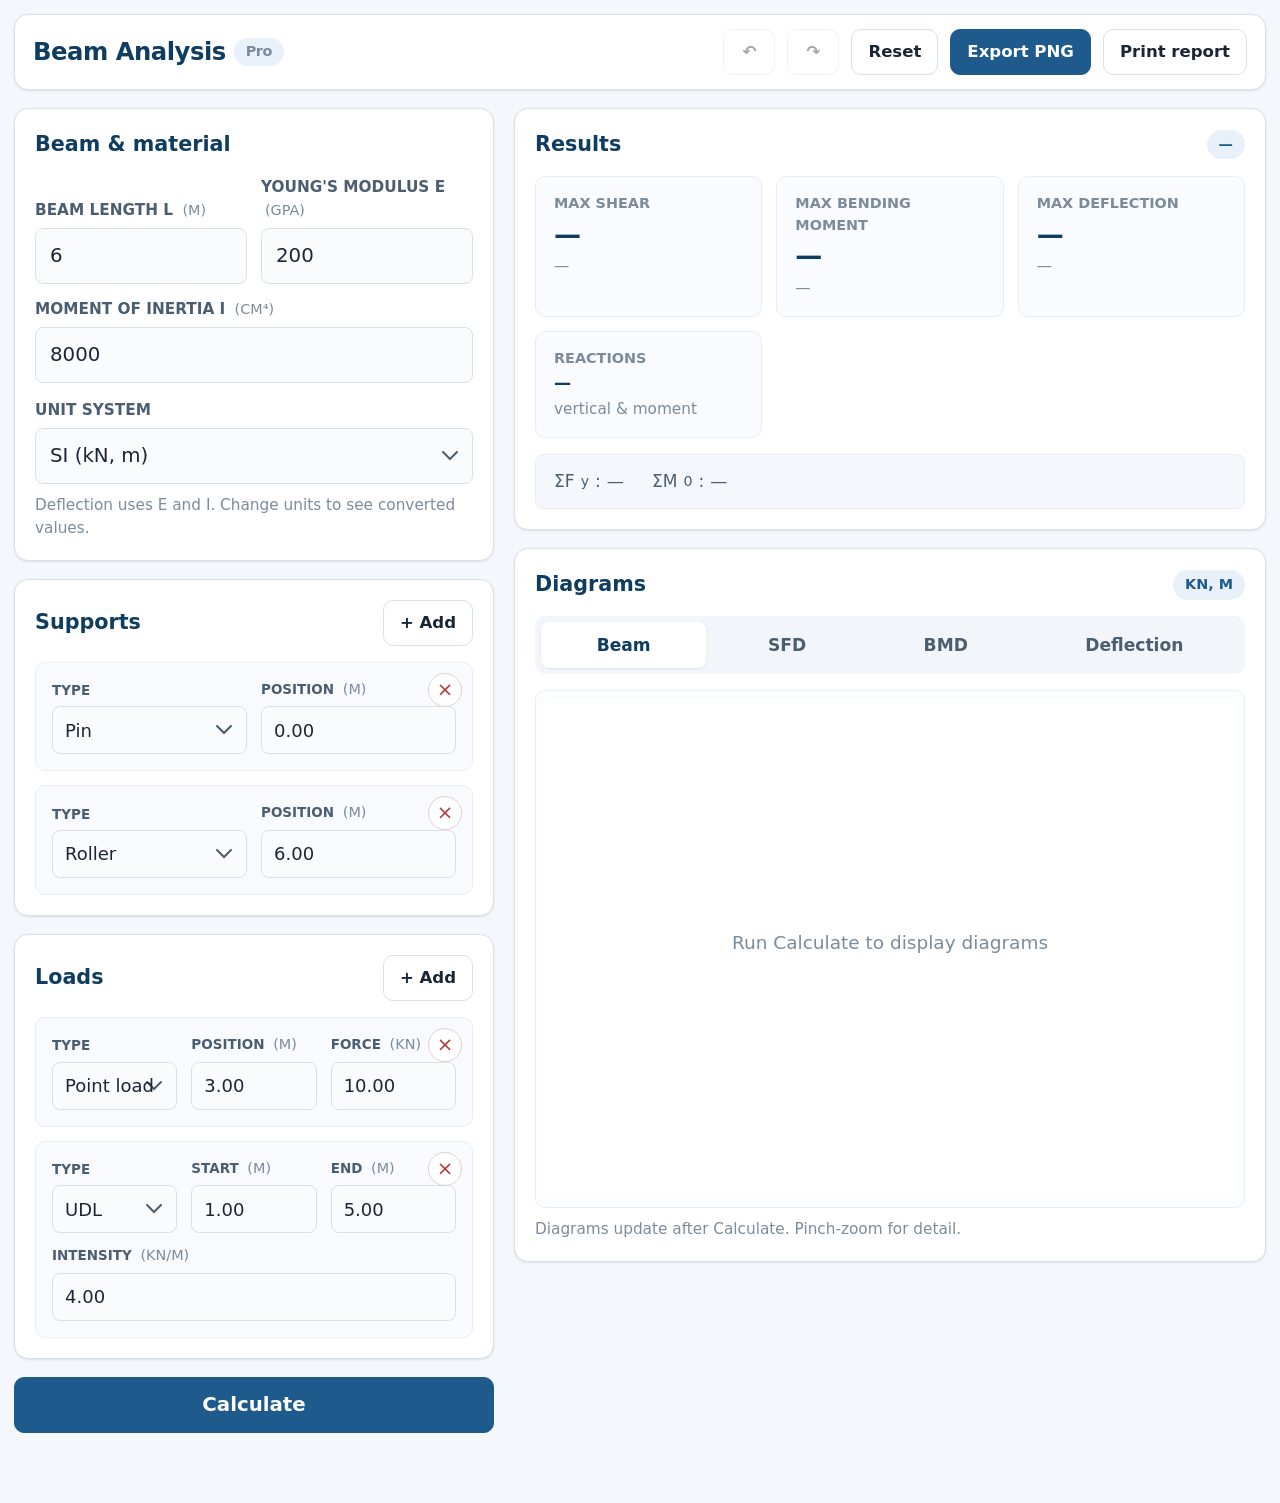
<file: apps/p2gehpkp.html>
<!DOCTYPE html>
<html lang="en">
<head>
  <meta charset="UTF-8">
  <meta name="viewport" content="width=device-width, initial-scale=1.0, maximum-scale=1.0, user-scalable=no, viewport-fit=cover">
  <title>Beam Analysis Pro · structural calculator</title>
  <style>
    * { margin: 0; padding: 0; box-sizing: border-box; font-family: system-ui, -apple-system, 'Segoe UI', Roboto, 'Helvetica Neue', sans-serif; }
    :root {
      --bg: #f4f7fb; --surface: #ffffff; --border: #d8e0e9; --border-light: #e8edf4;
      --text: #1a2634; --text-secondary: #4b5e71; --text-muted: #7c8b9c;
      --accent: #1e5b8c; --accent-light: #e8f0f9; --accent-dark: #0f3d62;
      --danger: #b23b3b; --danger-light: #fdf0f0;
      --success: #2e7d5e; --success-light: #eaf6f0;
      --warning: #b87c1b;
      --shadow-sm: 0 1px 3px rgba(0,20,40,0.06), 0 1px 2px rgba(0,20,40,0.04);
      --radius: 14px; --radius-sm: 10px; --radius-xs: 8px;
    }
    html, body { background: var(--bg); color: var(--text); font-size: 18px; line-height: 1.5; -webkit-font-smoothing: antialiased; overflow-x: hidden; min-height: 100vh; }
    body { padding: 14px 14px 60px; display: flex; flex-direction: column; align-items: center; }
    .app { max-width: 1440px; width: 100%; display: flex; flex-direction: column; gap: 18px; }
    .toolbar { display: flex; flex-wrap: wrap; align-items: center; gap: 10px 12px; background: var(--surface); border: 1px solid var(--border); border-radius: var(--radius); padding: 14px 18px; box-shadow: var(--shadow-sm); }
    .toolbar h1 { font-size: 1.35rem; font-weight: 700; letter-spacing: -0.02em; color: var(--accent-dark); margin-right: auto; display: flex; align-items: center; gap: 8px; }
    .toolbar h1 span { font-size: 0.8rem; font-weight: 600; color: var(--text-muted); background: var(--accent-light); padding: 3px 12px; border-radius: 40px; }
    .btn { display: inline-flex; align-items: center; justify-content: center; gap: 6px; padding: 12px 20px; font-size: 1rem; font-weight: 600; line-height: 1.2; border-radius: var(--radius-sm); border: 1px solid var(--border); background: var(--surface); color: var(--text); cursor: pointer; transition: background 0.15s, border-color 0.15s, transform 0.05s; white-space: nowrap; user-select: none; min-height: 52px; -webkit-tap-highlight-color: transparent; }
    .btn:hover { background: #f0f5fa; border-color: #c4cfdb; }
    .btn:active { background: #e4ecf5; transform: scale(0.98); }
    .btn.primary { background: var(--accent); border-color: var(--accent); color: #ffffff; font-weight: 700; }
    .btn.primary:hover { background: var(--accent-dark); border-color: var(--accent-dark); }
    .btn.small { padding: 10px 16px; font-size: 0.92rem; min-height: 46px; }
    .btn.icon-only { padding: 12px; min-width: 52px; }
    .btn:disabled { opacity: 0.4; cursor: not-allowed; pointer-events: none; }
    .main-grid { display: flex; flex-direction: column; gap: 18px; }
    @media (min-width: 1024px) {
      .main-grid { flex-direction: row; align-items: flex-start; gap: 20px; }
      .left-panel { flex: 0 0 480px; max-width: 480px; }
      .right-panel { flex: 1; min-width: 0; }
    }
    .left-panel, .right-panel { display: flex; flex-direction: column; gap: 18px; min-width: 0; }
    .card { background: var(--surface); border: 1px solid var(--border); border-radius: var(--radius); box-shadow: var(--shadow-sm); padding: 20px; overflow: hidden; }
    .card-header { display: flex; align-items: center; justify-content: space-between; gap: 12px; margin-bottom: 16px; flex-wrap: wrap; }
    .card-header h2 { font-size: 1.15rem; font-weight: 700; color: var(--accent-dark); display: flex; align-items: center; gap: 8px; }
    .badge { font-size: 0.8rem; font-weight: 700; padding: 4px 12px; border-radius: 40px; background: var(--accent-light); color: var(--accent); text-transform: uppercase; }
    .field-row { display: flex; flex-wrap: wrap; gap: 14px; align-items: flex-end; margin-bottom: 16px; }
    .field { display: flex; flex-direction: column; gap: 6px; flex: 1 1 140px; min-width: 120px; }
    .field label { font-size: 0.85rem; font-weight: 700; color: var(--text-secondary); text-transform: uppercase; }
    .field input, .field select { width: 100%; padding: 14px 14px; font-size: 1.1rem; border: 1.5px solid var(--border); border-radius: var(--radius-xs); background: #fafbfd; color: var(--text); min-height: 56px; -webkit-appearance: none; appearance: none; }
    .field select { background-image: url("data:image/svg+xml,%3Csvg xmlns='http://www.w3.org/2000/svg' width='16' height='10' viewBox='0 0 16 10'%3E%3Cpath d='M1 1l7 7 7-7' stroke='%234b5e71' stroke-width='2' fill='none' stroke-linecap='round'/%3E%3C/svg%3E"); background-repeat: no-repeat; background-position: right 14px center; padding-right: 42px; }
    .field input:focus, .field select:focus { outline: none; border-color: var(--accent); box-shadow: 0 0 0 3px rgba(30,91,140,0.15); }
    .field input.error { border-color: var(--danger); background: var(--danger-light); }
    .unit-suffix { font-size: 0.8rem; color: var(--text-muted); margin-left: 4px; font-weight: 500; }
    .item-list { display: flex; flex-direction: column; gap: 14px; margin-top: 12px; }
    .load-item, .support-item { background: #f8fafd; border: 1.5px solid var(--border-light); border-radius: var(--radius-sm); padding: 16px; display: flex; flex-wrap: wrap; gap: 12px 14px; align-items: flex-end; position: relative; }
    .load-item .field, .support-item .field { flex: 1 1 110px; min-width: 90px; }
    .load-item .field label, .support-item .field label { font-size: 0.75rem; }
    .load-item .field input, .load-item .field select, .support-item .field input, .support-item .field select { padding: 10px 12px; font-size: 1rem; min-height: 48px; }
    .load-item .remove-btn, .support-item .remove-btn { position: absolute; top: 10px; right: 10px; width: 34px; height: 34px; border-radius: 50%; border: 1.5px solid #e0d0d0; background: #fff; color: var(--danger); font-size: 1.1rem; line-height: 1; display: flex; align-items: center; justify-content: center; cursor: pointer; padding: 0; }
    .load-item .remove-btn:hover, .support-item .remove-btn:hover { background: var(--danger-light); }
    .empty-message { font-size: 0.95rem; color: var(--text-muted); padding: 12px 0; font-style: italic; }
    .results-grid { display: grid; grid-template-columns: repeat(auto-fit, minmax(180px, 1fr)); gap: 14px; margin-bottom: 16px; }
    .result-card { background: #f9fbfe; border: 1px solid var(--border-light); border-radius: var(--radius-sm); padding: 16px 18px; display: flex; flex-direction: column; gap: 4px; }
    .result-card .label { font-size: 0.8rem; font-weight: 700; color: var(--text-muted); text-transform: uppercase; }
    .result-card .value { font-size: 1.5rem; font-weight: 800; color: var(--accent-dark); line-height: 1.2; word-break: break-word; }
    .result-card .value .unit { font-size: 0.85rem; font-weight: 600; color: var(--text-muted); margin-left: 3px; }
    .result-card .sub { font-size: 0.85rem; color: var(--text-muted); }
    .equilibrium-row { display: flex; flex-wrap: wrap; gap: 12px 28px; font-size: 0.95rem; color: var(--text-secondary); background: #f4f8fd; padding: 14px 18px; border-radius: var(--radius-xs); border: 1px solid var(--border-light); margin-top: 12px; }
    .equilibrium-row .eq-item { display: flex; align-items: center; gap: 6px; }
    .eq-item .ok { color: var(--success); font-weight: 800; }
    .eq-item .fail { color: var(--danger); font-weight: 800; }
    .diagram-tabs { display: flex; flex-wrap: wrap; gap: 6px; margin-bottom: 16px; background: #f2f6fa; padding: 6px; border-radius: var(--radius-sm); }
    .diagram-tab { flex: 1 1 auto; padding: 12px 14px; font-size: 0.95rem; font-weight: 700; border: none; border-radius: var(--radius-xs); background: transparent; color: var(--text-secondary); cursor: pointer; min-height: 46px; text-align: center; }
    .diagram-tab.active { background: var(--surface); color: var(--accent-dark); box-shadow: var(--shadow-sm); }
    .diagram-tab:hover:not(.active) { background: rgba(255,255,255,0.6); }
    .diagram-container { width: 100%; background: #fbfdff; border: 1px solid var(--border-light); border-radius: var(--radius-sm); padding: 8px; overflow: hidden; }
    .diagram-container svg { display: block; width: 100%; height: auto; min-height: 240px; max-height: 500px; background: #ffffff; border-radius: var(--radius-xs); touch-action: pan-y pinch-zoom; }
    .error-box { background: var(--danger-light); border: 1.5px solid #f0c8c8; color: var(--danger); padding: 14px 18px; border-radius: var(--radius-xs); font-size: 1rem; margin-top: 12px; display: none; font-weight: 500; }
    .error-box.visible { display: block; }
    .status-note { font-size: 0.85rem; color: var(--text-muted); margin-top: 10px; }
    .action-row { display: flex; flex-wrap: wrap; gap: 12px; align-items: center; margin-bottom: 10px; }
    @media (max-width: 480px) {
      body { padding: 10px 10px 50px; }
      .toolbar { padding: 12px 14px; gap: 8px; }
      .toolbar h1 { font-size: 1.15rem; }
      .toolbar h1 span { font-size: 0.7rem; padding: 2px 8px; }
      .btn { padding: 10px 14px; font-size: 0.9rem; min-height: 48px; }
      .btn.small { padding: 9px 12px; font-size: 0.85rem; min-height: 44px; }
      .card { padding: 16px; }
      .field input, .field select { padding: 12px 12px; font-size: 1rem; min-height: 52px; }
      .result-card .value { font-size: 1.3rem; }
      .diagram-tab { font-size: 0.85rem; padding: 10px 8px; min-height: 42px; }
      .diagram-container svg { min-height: 220px; max-height: 380px; }
    }
  </style>
</head>
<body>
<div class="app">
  <div class="toolbar">
    <h1>Beam Analysis <span>Pro</span></h1>
    <button class="btn small icon-only" id="undoBtn" title="Undo" disabled>↶</button>
    <button class="btn small icon-only" id="redoBtn" title="Redo" disabled>↷</button>
    <button class="btn small" id="resetBtn">Reset</button>
    <button class="btn small primary" id="exportPngBtn">Export PNG</button>
    <button class="btn small" id="exportReportBtn">Print report</button>
  </div>

  <div class="main-grid">
    <div class="left-panel">
      <div class="card">
        <div class="card-header"><h2>Beam &amp; material</h2></div>
        <div class="field-row">
          <div class="field"><label>Beam length L <span class="unit-suffix">(m)</span></label><input type="number" id="beamLength" value="6" step="0.1" min="0.1" max="100"></div>
          <div class="field"><label>Young's modulus E <span class="unit-suffix">(GPa)</span></label><input type="number" id="youngModulus" value="200" step="1" min="1" max="1000"></div>
          <div class="field"><label>Moment of inertia I <span class="unit-suffix">(cm⁴)</span></label><input type="number" id="momentInertia" value="8000" step="100" min="1" max="1e7"></div>
        </div>
        <div class="field-row" style="margin-bottom:0">
          <div class="field"><label>Unit system</label><select id="unitSystem"><option value="SI" selected>SI (kN, m)</option><option value="imperial">Imperial (kip, ft)</option></select></div>
        </div>
        <div class="status-note">Deflection uses E and I. Change units to see converted values.</div>
      </div>

      <div class="card">
        <div class="card-header"><h2>Supports</h2><button class="btn small" id="addSupportBtn">+ Add</button></div>
        <div id="supportList" class="item-list"></div>
        <div id="supportEmptyMsg" class="empty-message">No supports defined. Add at least one pin and one roller (or fixed).</div>
      </div>

      <div class="card">
        <div class="card-header"><h2>Loads</h2><button class="btn small" id="addLoadBtn">+ Add</button></div>
        <div id="loadList" class="item-list"></div>
        <div id="loadEmptyMsg" class="empty-message">No loads defined. Add point loads, moments, or distributed loads.</div>
      </div>

      <div class="action-row"><button class="btn primary" id="calculateBtn" style="flex:1;font-size:1.1rem;min-height:56px">Calculate</button></div>
      <div id="errorBox" class="error-box"></div>
    </div>

    <div class="right-panel">
      <div class="card">
        <div class="card-header"><h2>Results</h2><span class="badge" id="analysisBadge">—</span></div>
        <div class="results-grid">
          <div class="result-card"><span class="label">Max shear</span><span class="value" id="maxShearVal">—</span><span class="sub" id="maxShearLoc">—</span></div>
          <div class="result-card"><span class="label">Max bending moment</span><span class="value" id="maxMomentVal">—</span><span class="sub" id="maxMomentLoc">—</span></div>
          <div class="result-card"><span class="label">Max deflection</span><span class="value" id="maxDeflectionVal">—</span><span class="sub" id="maxDeflectionLoc">—</span></div>
          <div class="result-card"><span class="label">Reactions</span><span class="value" id="reactionSummary" style="font-size:0.95rem;font-weight:600">—</span><span class="sub">vertical &amp; moment</span></div>
        </div>
        <div class="equilibrium-row">
          <div class="eq-item">ΣF<sub>y</sub>: <span id="eqFy">—</span></div>
          <div class="eq-item">ΣM<sub>0</sub>: <span id="eqM0">—</span></div>
        </div>
      </div>

      <div class="card" style="flex:1">
        <div class="card-header"><h2>Diagrams</h2><span class="badge" id="diagramUnitBadge">kN, m</span></div>
        <div class="diagram-tabs" id="diagramTabs">
          <button class="diagram-tab active" data-diagram="beam">Beam</button>
          <button class="diagram-tab" data-diagram="sfd">SFD</button>
          <button class="diagram-tab" data-diagram="bmd">BMD</button>
          <button class="diagram-tab" data-diagram="deflection">Deflection</button>
        </div>
        <div class="diagram-container"><svg id="diagramSvg" viewBox="0 0 700 540" preserveAspectRatio="xMidYMid meet"></svg></div>
        <div class="status-note">Diagrams update after Calculate. Pinch-zoom for detail.</div>
      </div>
    </div>
  </div>
</div>

<script>
let state = { beamLength: 6, youngModulus: 200, momentInertia: 8000, unitSystem: 'SI', supports: [], loads: [], nextId: 1, analysis: null };
let undoStack = [], redoStack = [];

function uid() { return 'id_' + (state.nextId++); }
function deepClone(o) { return JSON.parse(JSON.stringify(o)); }
function formatNum(v, digits = 3) {
  if (v === undefined || v === null || Number.isNaN(v) || !Number.isFinite(v)) return '—';
  if (Math.abs(v) < 1e-10) return '0';
  if (Math.abs(v) >= 1000) return v.toFixed(1);
  if (Math.abs(v) >= 100) return v.toFixed(2);
  return v.toFixed(digits);
}

const IMP = { m_to_ft: 3.28084, kN_to_kip: 0.224809, kNm_to_kipft: 0.737562, GPa_to_ksi: 145.038, cm4_to_in4: 0.0241 };
function convertLengthFromSI(v) { return state.unitSystem === 'SI' ? v : v * IMP.m_to_ft; }
function convertLengthToSI(v) { return state.unitSystem === 'SI' ? v : v / IMP.m_to_ft; }
function convertForceFromSI(v) { return state.unitSystem === 'SI' ? v : v * IMP.kN_to_kip; }
function convertForceToSI(v) { return state.unitSystem === 'SI' ? v : v / IMP.kN_to_kip; }
function convertMomentFromSI(v) { return state.unitSystem === 'SI' ? v : v * IMP.kNm_to_kipft; }
function convertMomentToSI(v) { return state.unitSystem === 'SI' ? v : v / IMP.kNm_to_kipft; }
function lengthUnitLabel() { return state.unitSystem === 'SI' ? 'm' : 'ft'; }
function forceUnitLabel() { return state.unitSystem === 'SI' ? 'kN' : 'kip'; }
function momentUnitLabel() { return state.unitSystem === 'SI' ? 'kN·m' : 'kip·ft'; }

function distributedResultant(load) {
  const a = Math.min(load.start, load.end), b = Math.max(load.start, load.end);
  let w1, w2;
  if (load.type === 'udl') { w1 = load.intensity; w2 = load.intensity; }
  else { w1 = load.intensityStart || 0; w2 = load.intensityEnd || 0; }
  const L = b - a;
  if (L <= 0) return { F: 0, xc: 0, M0: 0 };
  const F = (w1 + w2) / 2 * L;
  const term1 = (w1 - (w2 - w1) * a / L) * (b*b - a*a) / 2;
  const term2 = (w2 - w1) / L * (b*b*b - a*a*a) / 3;
  const integral_xw = term1 + term2;
  return { F, xc: F ? integral_xw / F : 0, M0: -integral_xw };
}

function analyzeBeam() {
  const L = state.beamLength;
  if (!(L > 0) || !Number.isFinite(L)) throw new Error('Beam length must be positive.');
  const supports = state.supports.filter(s => s.type && s.x >= -1e-9 && s.x <= L + 1e-9);
  if (supports.length === 0) throw new Error('At least one support is required.');

  const unknowns = [];
  supports.forEach(s => {
    unknowns.push({ supportId: s.id, type: 'Ry', x: s.x });
    if (s.type === 'fixed') unknowns.push({ supportId: s.id, type: 'Mz', x: s.x });
  });
  if (unknowns.length === 0) throw new Error('No reaction unknowns.');
  if (unknowns.length > 2) throw new Error('Statically indeterminate — max 2 reaction unknowns supported.');

  let F_total = 0, M0_total = 0;
  state.loads.forEach((load, idx) => {
    if (load.type === 'point') {
      if (!Number.isFinite(load.magnitude) || load.magnitude === 0) return;
      if (load.x < -1e-9 || load.x > L + 1e-9) throw new Error(`Point load ${idx+1} outside beam.`);
      F_total += load.magnitude; M0_total += -load.magnitude * load.x;
    } else if (load.type === 'moment') {
      if (!Number.isFinite(load.magnitude) || load.magnitude === 0) return;
      if (load.x < -1e-9 || load.x > L + 1e-9) throw new Error(`Applied moment ${idx+1} outside beam.`);
      M0_total += load.magnitude;
    } else if (load.type === 'udl' || load.type === 'triangular') {
      const a = Math.min(load.start, load.end), b = Math.max(load.start, load.end);
      if (a < -1e-9 || b > L + 1e-9) throw new Error(`Distributed load ${idx+1} outside beam.`);
      if (b <= a) throw new Error(`Distributed load ${idx+1}: end must exceed start.`);
      const r = distributedResultant(load);
      F_total += r.F; M0_total += r.M0;
    }
  });

  const A = [
    unknowns.map(u => u.type === 'Ry' ? 1 : 0),
    unknowns.map(u => u.type === 'Ry' ? u.x : 1),
  ];
  const b = [F_total, -M0_total];

  let solution = [];
  if (unknowns.length === 1) {
    if (Math.abs(A[0][0]) < 1e-12) throw new Error('Cannot solve reactions.');
    const u0 = b[0] / A[0][0];
    if (Math.abs(A[1][0] * u0 - b[1]) > 1e-5) throw new Error('Unstable support configuration.');
    solution = [u0];
  } else {
    const det = A[0][0]*A[1][1] - A[0][1]*A[1][0];
    if (Math.abs(det) < 1e-12) throw new Error('Unstable support configuration (singular).');
    solution = [(b[0]*A[1][1] - b[1]*A[0][1]) / det, (A[0][0]*b[1] - A[1][0]*b[0]) / det];
  }

  const reactions = supports.map(s => ({ ...s, Ry: 0, Mz: 0 }));
  unknowns.forEach((u, i) => {
    const sup = reactions.find(r => r.id === u.supportId);
    if (u.type === 'Ry') sup.Ry = solution[i];
    if (u.type === 'Mz') sup.Mz = solution[i];
  });

  const sumRy = reactions.reduce((s, r) => s + (r.Ry || 0), 0);
  const sumMz = reactions.reduce((s, r) => s + (r.Mz || 0), 0);
  const sumM0R = reactions.reduce((s, r) => s + (r.Ry || 0) * r.x, 0) + sumMz;
  const residualFy = sumRy - F_total;
  const residualM0 = sumM0R + M0_total;

  const nS = 501;
  const xs = Array.from({ length: nS }, (_, i) => i / (nS - 1) * L);

  function V(x) {
    let s = 0;
    reactions.forEach(r => { if (r.x < x - 1e-9 && r.Ry) s += r.Ry; });
    state.loads.forEach(l => {
      if (l.type === 'point') { if (l.x < x - 1e-9) s -= l.magnitude; }
      else if (l.type === 'udl') { const a = Math.min(l.start, l.end), b2 = Math.max(l.start, l.end); if (x > a) { const xe = Math.min(x, b2); s -= l.intensity * (xe - a); } }
      else if (l.type === 'triangular') {
        const a = Math.min(l.start, l.end), b2 = Math.max(l.start, l.end);
        const w1 = l.intensityStart || 0, w2 = l.intensityEnd || 0;
        if (x > a) { const xe = Math.min(x, b2), len = xe - a; if (len > 0) { const wAt = w1 + (w2 - w1) * len / (b2 - a); s -= ((w1 + wAt) / 2) * len; } }
      }
    });
    return s;
  }
  function M(x) {
    let m = 0;
    reactions.forEach(r => { if (r.x < x - 1e-9) { if (r.Ry) m += r.Ry * (x - r.x); if (r.Mz) m -= r.Mz; } });
    state.loads.forEach(l => {
      if (l.type === 'point') { if (l.x < x - 1e-9) m -= l.magnitude * (x - l.x); }
      else if (l.type === 'moment') { if (l.x < x - 1e-9) m -= l.magnitude; }
      else if (l.type === 'udl') { const a = Math.min(l.start, l.end), b2 = Math.max(l.start, l.end); if (x > a) { const xe = Math.min(x, b2), len = xe - a; if (len > 0) { const F = l.intensity * len, c = a + len/2; m -= F * (x - c); } } }
      else if (l.type === 'triangular') {
        const a = Math.min(l.start, l.end), b2 = Math.max(l.start, l.end);
        const w1 = l.intensityStart || 0, w2 = l.intensityEnd || 0;
        if (x > a) { const xe = Math.min(x, b2), len = xe - a; if (len > 0) { const wAt = w1 + (w2 - w1) * len / (b2 - a); const F = ((w1 + wAt)/2) * len; const c = a + len * (w1 + 2*wAt) / (3 * (w1 + wAt + 1e-15)); m -= F * (x - c); } }
      }
    });
    return m;
  }

  const sfd = xs.map(V), bmd = xs.map(M);
  const EI = state.youngModulus * 1e9 * state.momentInertia * 1e-8;
  if (EI <= 0) throw new Error('E and I must be positive.');

  const curv = bmd.map(m => m * 1e3 / EI);
  const theta = new Array(nS).fill(0);
  for (let i = 1; i < nS; i++) { const dx = xs[i] - xs[i-1]; theta[i] = theta[i-1] + 0.5 * (curv[i] + curv[i-1]) * dx; }
  const vRaw = new Array(nS).fill(0);
  for (let i = 1; i < nS; i++) { const dx = xs[i] - xs[i-1]; vRaw[i] = vRaw[i-1] + 0.5 * (theta[i] + theta[i-1]) * dx; }

  function interp(arr, x) {
    if (x <= xs[0]) return arr[0];
    if (x >= xs[xs.length-1]) return arr[arr.length-1];
    for (let i = 1; i < xs.length; i++) if (xs[i] >= x) { const t = (x - xs[i-1]) / (xs[i] - xs[i-1]); return arr[i-1] + t * (arr[i] - arr[i-1]); }
    return arr[arr.length-1];
  }
  const supXs = supports.map(s => s.x);
  let C1 = 0, C2 = 0;
  if (supXs.length >= 2) {
    const x1 = supXs[0], x2 = supXs[1];
    const v1 = interp(vRaw, x1), v2 = interp(vRaw, x2);
    const det = x1 - x2;
    if (Math.abs(det) > 1e-12) { C1 = (v2 - v1) / (x1 - x2); C2 = -v1 - C1 * x1; }
  } else if (supXs.length === 1) {
    const x1 = supXs[0];
    const v1 = interp(vRaw, x1), th1 = interp(theta, x1);
    C1 = -th1; C2 = -v1 - C1 * x1;
  }
  const deflection = vRaw.map((v, i) => v + C1 * xs[i] + C2);

  function extreme(arr, absVal = false) {
    let best = -Infinity, idx = 0;
    for (let i = 0; i < arr.length; i++) { const val = absVal ? Math.abs(arr[i]) : arr[i]; if (val > best) { best = val; idx = i; } }
    return { value: arr[idx], x: xs[idx] };
  }

  return {
    reactions, residualFy, residualM0, xs, sfd, bmd, deflection,
    maxShear: extreme(sfd, true), maxMoment: extreme(bmd, true), maxDeflection: extreme(deflection, true), L,
  };
}

const $ = (id) => document.getElementById(id);

function renderSupports() {
  const c = $('supportList'), e = $('supportEmptyMsg');
  c.innerHTML = '';
  if (state.supports.length === 0) { e.style.display = 'block'; return; }
  e.style.display = 'none';
  state.supports.forEach(sup => {
    const div = document.createElement('div');
    div.className = 'support-item';
    const tf = document.createElement('div'); tf.className = 'field'; tf.innerHTML = `<label>Type</label>`;
    const sel = document.createElement('select');
    sel.innerHTML = `<option value="pin">Pin</option><option value="roller">Roller</option><option value="fixed">Fixed</option>`;
    sel.value = sup.type; sel.onchange = (ev) => { pushUndo(); sup.type = ev.target.value; renderSupports(); clearAnalysis(); };
    tf.appendChild(sel); div.appendChild(tf);

    const pf = document.createElement('div'); pf.className = 'field';
    pf.innerHTML = `<label>Position <span class="unit-suffix">(${lengthUnitLabel()})</span></label>`;
    const inp = document.createElement('input');
    inp.type = 'number'; inp.step = '0.01'; inp.min = '0'; inp.max = state.beamLength;
    inp.value = convertLengthFromSI(sup.x).toFixed(2);
    inp.onchange = (ev) => {
      pushUndo();
      const v = parseFloat(ev.target.value);
      if (!Number.isFinite(v) || v < 0 || v > convertLengthFromSI(state.beamLength)) { ev.target.classList.add('error'); return; }
      ev.target.classList.remove('error'); sup.x = convertLengthToSI(v); renderSupports(); clearAnalysis();
    };
    pf.appendChild(inp); div.appendChild(pf);

    const rm = document.createElement('button'); rm.className = 'remove-btn'; rm.innerHTML = '×';
    rm.onclick = () => { pushUndo(); state.supports = state.supports.filter(s => s.id !== sup.id); renderSupports(); clearAnalysis(); };
    div.appendChild(rm);
    c.appendChild(div);
  });
}

function renderLoads() {
  const c = $('loadList'), e = $('loadEmptyMsg');
  c.innerHTML = '';
  if (state.loads.length === 0) { e.style.display = 'block'; return; }
  e.style.display = 'none';
  state.loads.forEach(load => {
    const div = document.createElement('div'); div.className = 'load-item';
    const tf = document.createElement('div'); tf.className = 'field'; tf.innerHTML = `<label>Type</label>`;
    const sel = document.createElement('select');
    sel.innerHTML = `<option value="point">Point load</option><option value="moment">Moment</option><option value="udl">UDL</option><option value="triangular">Triangular</option>`;
    sel.value = load.type;
    sel.onchange = (ev) => {
      pushUndo(); load.type = ev.target.value;
      if (load.type === 'point' || load.type === 'moment') { load.x = load.x ?? state.beamLength/2; load.magnitude = load.magnitude ?? 10; }
      else if (load.type === 'udl') { load.start = load.start ?? 0; load.end = load.end ?? state.beamLength; load.intensity = load.intensity ?? 5; }
      else { load.start = load.start ?? 0; load.end = load.end ?? state.beamLength; load.intensityStart = load.intensityStart ?? 0; load.intensityEnd = load.intensityEnd ?? 5; }
      renderLoads(); clearAnalysis();
    };
    tf.appendChild(sel); div.appendChild(tf);

    if (load.type === 'point' || load.type === 'moment') {
      const pf = document.createElement('div'); pf.className = 'field';
      pf.innerHTML = `<label>Position <span class="unit-suffix">(${lengthUnitLabel()})</span></label>`;
      const inp = document.createElement('input');
      inp.type = 'number'; inp.step = '0.01'; inp.min = '0'; inp.max = state.beamLength;
      inp.value = convertLengthFromSI(load.x).toFixed(2);
      inp.onchange = (ev) => {
        pushUndo(); const v = parseFloat(ev.target.value);
        if (!Number.isFinite(v) || v < 0 || v > convertLengthFromSI(state.beamLength)) { ev.target.classList.add('error'); return; }
        ev.target.classList.remove('error'); load.x = convertLengthToSI(v); renderLoads(); clearAnalysis();
      };
      pf.appendChild(inp); div.appendChild(pf);

      const mf = document.createElement('div'); mf.className = 'field';
      const u = load.type === 'point' ? forceUnitLabel() : momentUnitLabel();
      mf.innerHTML = `<label>${load.type === 'point' ? 'Force' : 'Moment'} <span class="unit-suffix">(${u})</span></label>`;
      const mi = document.createElement('input');
      mi.type = 'number'; mi.step = '0.1';
      mi.value = load.type === 'point' ? convertForceFromSI(load.magnitude || 0).toFixed(2) : convertMomentFromSI(load.magnitude || 0).toFixed(2);
      mi.onchange = (ev) => {
        pushUndo(); const v = parseFloat(ev.target.value);
        if (!Number.isFinite(v)) { ev.target.classList.add('error'); return; }
        ev.target.classList.remove('error');
        load.magnitude = load.type === 'point' ? convertForceToSI(v) : convertMomentToSI(v);
        renderLoads(); clearAnalysis();
      };
      mf.appendChild(mi); div.appendChild(mf);
    }

    if (load.type === 'udl' || load.type === 'triangular') {
      const sf = document.createElement('div'); sf.className = 'field';
      sf.innerHTML = `<label>Start <span class="unit-suffix">(${lengthUnitLabel()})</span></label>`;
      const si = document.createElement('input');
      si.type = 'number'; si.step = '0.01'; si.min = '0'; si.max = state.beamLength;
      si.value = convertLengthFromSI(load.start || 0).toFixed(2);
      si.onchange = (ev) => {
        pushUndo(); const v = parseFloat(ev.target.value);
        if (!Number.isFinite(v) || v < 0 || v > convertLengthFromSI(state.beamLength)) { ev.target.classList.add('error'); return; }
        ev.target.classList.remove('error'); load.start = convertLengthToSI(v); renderLoads(); clearAnalysis();
      };
      sf.appendChild(si); div.appendChild(sf);

      const ef = document.createElement('div'); ef.className = 'field';
      ef.innerHTML = `<label>End <span class="unit-suffix">(${lengthUnitLabel()})</span></label>`;
      const ei = document.createElement('input');
      ei.type = 'number'; ei.step = '0.01'; ei.min = '0'; ei.max = state.beamLength;
      ei.value = convertLengthFromSI(load.end || state.beamLength).toFixed(2);
      ei.onchange = (ev) => {
        pushUndo(); const v = parseFloat(ev.target.value);
        if (!Number.isFinite(v) || v < 0 || v > convertLengthFromSI(state.beamLength)) { ev.target.classList.add('error'); return; }
        ev.target.classList.remove('error'); load.end = convertLengthToSI(v); renderLoads(); clearAnalysis();
      };
      ef.appendChild(ei); div.appendChild(ef);

      if (load.type === 'udl') {
        const f = document.createElement('div'); f.className = 'field';
        f.innerHTML = `<label>Intensity <span class="unit-suffix">(${forceUnitLabel()}/${lengthUnitLabel()})</span></label>`;
        const inp = document.createElement('input');
        inp.type = 'number'; inp.step = '0.1';
        inp.value = convertForceFromSI(load.intensity || 0).toFixed(2);
        inp.onchange = (ev) => {
          pushUndo(); const v = parseFloat(ev.target.value);
          if (!Number.isFinite(v)) { ev.target.classList.add('error'); return; }
          ev.target.classList.remove('error'); load.intensity = convertForceToSI(v); renderLoads(); clearAnalysis();
        };
        f.appendChild(inp); div.appendChild(f);
      } else {
        const f1 = document.createElement('div'); f1.className = 'field';
        f1.innerHTML = `<label>w<sub>start</sub> <span class="unit-suffix">(${forceUnitLabel()}/${lengthUnitLabel()})</span></label>`;
        const i1 = document.createElement('input');
        i1.type = 'number'; i1.step = '0.1';
        i1.value = convertForceFromSI(load.intensityStart || 0).toFixed(2);
        i1.onchange = (ev) => {
          pushUndo(); const v = parseFloat(ev.target.value);
          if (!Number.isFinite(v)) { ev.target.classList.add('error'); return; }
          ev.target.classList.remove('error'); load.intensityStart = convertForceToSI(v); renderLoads(); clearAnalysis();
        };
        f1.appendChild(i1); div.appendChild(f1);

        const f2 = document.createElement('div'); f2.className = 'field';
        f2.innerHTML = `<label>w<sub>end</sub> <span class="unit-suffix">(${forceUnitLabel()}/${lengthUnitLabel()})</span></label>`;
        const i2 = document.createElement('input');
        i2.type = 'number'; i2.step = '0.1';
        i2.value = convertForceFromSI(load.intensityEnd || 0).toFixed(2);
        i2.onchange = (ev) => {
          pushUndo(); const v = parseFloat(ev.target.value);
          if (!Number.isFinite(v)) { ev.target.classList.add('error'); return; }
          ev.target.classList.remove('error'); load.intensityEnd = convertForceToSI(v); renderLoads(); clearAnalysis();
        };
        f2.appendChild(i2); div.appendChild(f2);
      }
    }

    const rm = document.createElement('button'); rm.className = 'remove-btn'; rm.innerHTML = '×';
    rm.onclick = () => { pushUndo(); state.loads = state.loads.filter(l => l.id !== load.id); renderLoads(); clearAnalysis(); };
    div.appendChild(rm);
    c.appendChild(div);
  });
}

function clearAnalysis() { state.analysis = null; updateResultsUI(); drawDiagram(); }

function updateResultsUI() {
  const a = state.analysis;
  const badge = $('analysisBadge');
  $('diagramUnitBadge').textContent = state.unitSystem === 'SI' ? 'kN, m' : 'kip, ft';
  if (!a) {
    badge.textContent = '—'; badge.style.background = 'var(--accent-light)'; badge.style.color = 'var(--accent)';
    ['maxShearVal','maxMomentVal','maxDeflectionVal','reactionSummary','eqFy','eqM0'].forEach(id => $(id).innerHTML = '—');
    ['maxShearLoc','maxMomentLoc','maxDeflectionLoc'].forEach(id => $(id).textContent = '—');
    return;
  }
  badge.textContent = 'Solved'; badge.style.background = 'var(--success-light)'; badge.style.color = 'var(--success)';
  const fu = forceUnitLabel(), mu = momentUnitLabel(), lu = lengthUnitLabel();
  $('maxShearVal').innerHTML = `${formatNum(convertForceFromSI(a.maxShear.value), 2)} <span class="unit">${fu}</span>`;
  $('maxShearLoc').textContent = `at x = ${formatNum(convertLengthFromSI(a.maxShear.x), 3)} ${lu}`;
  $('maxMomentVal').innerHTML = `${formatNum(convertMomentFromSI(a.maxMoment.value), 2)} <span class="unit">${mu}</span>`;
  $('maxMomentLoc').textContent = `at x = ${formatNum(convertLengthFromSI(a.maxMoment.x), 3)} ${lu}`;
  const du = state.unitSystem === 'SI' ? 'mm' : 'in';
  $('maxDeflectionVal').innerHTML = `${formatNum(convertLengthFromSI(a.maxDeflection.value) * 1000, 2)} <span class="unit">${du}</span>`;
  $('maxDeflectionLoc').textContent = `at x = ${formatNum(convertLengthFromSI(a.maxDeflection.x), 3)} ${lu}`;
  const rt = a.reactions.map(r => {
    let t = `R<sub>${r.type[0]}</sub>@${formatNum(convertLengthFromSI(r.x), 2)}${lu}: ${formatNum(convertForceFromSI(r.Ry || 0), 2)}${fu}`;
    if (Math.abs(r.Mz || 0) > 1e-9) t += `, M=${formatNum(convertMomentFromSI(r.Mz), 2)}${mu}`;
    return t;
  }).join(' · ');
  $('reactionSummary').innerHTML = rt || '—';
  const rFy = convertForceFromSI(a.residualFy), rM0 = convertMomentFromSI(a.residualM0);
  const tol = 1e-4;
  $('eqFy').innerHTML = `${formatNum(rFy, 5)} ${fu} ${Math.abs(rFy) < tol ? '<span class="ok">✓</span>' : '<span class="fail">✗</span>'}`;
  $('eqM0').innerHTML = `${formatNum(rM0, 5)} ${mu} ${Math.abs(rM0) < tol ? '<span class="ok">✓</span>' : '<span class="fail">✗</span>'}`;
}

/* =====================================================================
   DIAGRAM — corrected arrow markers
   ===================================================================== */
let activeDiagram = 'beam';

function drawDiagram() {
  const a = state.analysis;
  const svg = $('diagramSvg');
  const L = state.beamLength;

  if (!a) {
    svg.innerHTML = `<text x="350" y="270" text-anchor="middle" fill="#7c8b9c" font-size="20">Run Calculate to display diagrams</text>`;
    return;
  }

  let content = '';
  if (activeDiagram === 'beam') content = buildBeamDiagram(a, L);
  else content = buildLineDiagram(a, L, activeDiagram);

  /* CORRECTED MARKERS:
     Standard arrowhead path M0,0 L10,5 L0,10 Z with refX=9, refY=5.
     With orient="auto", the arrowhead aligns with the path tangent,
     so downward lines get downward-pointing arrowheads. */
  content += `
    <defs>
      <marker id="arrowDown" markerWidth="10" markerHeight="10" refX="9" refY="5" orient="auto">
        <path d="M0,0 L10,5 L0,10 Z" fill="#c0392b"/>
      </marker>
      <marker id="arrowUp" markerWidth="10" markerHeight="10" refX="9" refY="5" orient="auto">
        <path d="M0,0 L10,5 L0,10 Z" fill="#c0392b"/>
      </marker>
      <marker id="arrowMoment" markerWidth="10" markerHeight="10" refX="9" refY="5" orient="auto">
        <path d="M0,0 L10,5 L0,10 Z" fill="#b87c1b"/>
      </marker>
      <marker id="arrowLeft" markerWidth="8" markerHeight="8" refX="0" refY="4" orient="auto">
        <path d="M8,0 L0,4 L8,8 Z" fill="#7c8b9c"/>
      </marker>
      <marker id="arrowRight" markerWidth="8" markerHeight="8" refX="8" refY="4" orient="auto">
        <path d="M0,0 L8,4 L0,8 Z" fill="#7c8b9c"/>
      </marker>
    </defs>`;
  svg.innerHTML = content;
}

function buildBeamDiagram(a, L) {
  const W = 700, H = 540;
  const mL = 55, mR = 35;
  const plotW = W - mL - mR;
  const xS = (x) => mL + (x / L) * plotW;
  const beamY = 195, beamH = 20;
  const beamTop = beamY - beamH / 2;
  const beamBottom = beamY + beamH / 2;

  let maxMag = 1e-9;
  state.loads.forEach(l => {
    if (l.type === 'point') maxMag = Math.max(maxMag, Math.abs(l.magnitude));
    else if (l.type === 'udl') maxMag = Math.max(maxMag, Math.abs(l.intensity));
    else if (l.type === 'triangular') maxMag = Math.max(maxMag, Math.abs(l.intensityStart || 0), Math.abs(l.intensityEnd || 0));
  });

  let s = '';

  // gridlines
  for (let i = 0; i <= 4; i++) {
    const x = mL + (i / 4) * plotW;
    s += `<line x1="${x}" y1="40" x2="${x}" y2="${H - 60}" stroke="#eef2f7" stroke-width="1"/>`;
  }

  // beam
  s += `<rect x="${mL}" y="${beamTop}" width="${plotW}" height="${beamH}" fill="#b8c8d8" stroke="#2c3e50" stroke-width="2" rx="3"/>`;
  s += `<line x1="${mL}" y1="${beamY}" x2="${mL + plotW}" y2="${beamY}" stroke="#2c3e50" stroke-width="0.5" opacity="0.3"/>`;

  // supports
  a.reactions.forEach(r => {
    const x = xS(r.x);
    s += buildSupportSymbol(x, beamBottom, r.type, r.x < L / 2, r.x > L / 2, beamTop);
    const typeLabel = r.type.charAt(0).toUpperCase() + r.type.slice(1);
    s += `<text x="${x}" y="${beamBottom + 120}" text-anchor="middle" fill="#2c3e50" font-size="17" font-weight="700">${typeLabel}</text>`;
    const ry = convertForceFromSI(r.Ry || 0);
    s += `<text x="${x}" y="${beamBottom + 143}" text-anchor="middle" fill="#2e7d5e" font-size="15" font-weight="700">Ry = ${formatNum(ry, 2)} ${forceUnitLabel()}</text>`;
    if (Math.abs(r.Mz || 0) > 1e-9) {
      s += `<text x="${x}" y="${beamBottom + 163}" text-anchor="middle" fill="#b87c1b" font-size="14" font-weight="700">M = ${formatNum(convertMomentFromSI(r.Mz), 2)} ${momentUnitLabel()}</text>`;
    }
  });

  // loads
  state.loads.forEach(load => {
    if (load.type === 'point') s += buildPointLoad(xS(load.x), load.magnitude, beamTop, maxMag);
    else if (load.type === 'moment') s += buildMomentSymbol(xS(load.x), load.magnitude, beamTop);
    else if (load.type === 'udl') s += buildUDL(xS(load.start), xS(load.end), load.intensity, beamTop, maxMag);
    else if (load.type === 'triangular') s += buildTriangular(xS(load.start), xS(load.end), load.intensityStart || 0, load.intensityEnd || 0, beamTop, maxMag);
  });

  // dimension line
  const dimY = 395;
  s += `<line x1="${mL}" y1="${dimY}" x2="${mL + plotW}" y2="${dimY}" stroke="#7c8b9c" stroke-width="1.5"/>`;
  s += `<line x1="${mL}" y1="${dimY - 8}" x2="${mL}" y2="${dimY + 8}" stroke="#2c3e50" stroke-width="2"/>`;
  s += `<line x1="${mL + plotW}" y1="${dimY - 8}" x2="${mL + plotW}" y2="${dimY + 8}" stroke="#2c3e50" stroke-width="2"/>`;
  s += `<text x="${mL + plotW / 2}" y="${dimY - 18}" text-anchor="middle" fill="#2c3e50" font-size="20" font-weight="700">L = ${formatNum(convertLengthFromSI(L), 3)} ${lengthUnitLabel()}</text>`;

  a.reactions.forEach(r => {
    const x = xS(r.x);
    s += `<line x1="${x}" y1="${dimY - 8}" x2="${x}" y2="${dimY + 8}" stroke="#2c3e50" stroke-width="1.8"/>`;
    s += `<text x="${x}" y="${dimY + 28}" text-anchor="middle" fill="#2c3e50" font-size="15" font-weight="600">${formatNum(convertLengthFromSI(r.x), 2)}${lengthUnitLabel()}</text>`;
  });

  s += `<text x="${W/2}" y="${H - 20}" text-anchor="middle" fill="#7c8b9c" font-size="14">Beam diagram · ${state.unitSystem} units · auto-scaled</text>`;
  return s;
}

function buildSupportSymbol(x, beamBottom, type, isLeft, isRight, beamTop) {
  let s = '';
  if (type === 'pin') {
    const triH = 34, halfW = 24;
    const baseY = beamBottom + triH;
    for (let i = -halfW; i <= halfW; i += 7) s += `<line x1="${x+i}" y1="${baseY}" x2="${x+i-6}" y2="${baseY+10}" stroke="#2c3e50" stroke-width="1.5"/>`;
    s += `<line x1="${x-halfW-3}" y1="${baseY}" x2="${x+halfW+3}" y2="${baseY}" stroke="#2c3e50" stroke-width="2"/>`;
    s += `<polygon points="${x-halfW},${baseY} ${x+halfW},${baseY} ${x},${beamBottom}" fill="#a8bdd4" stroke="#2c3e50" stroke-width="2"/>`;
  } else if (type === 'roller') {
    const triH = 26, halfW = 22, r = 6;
    const baseY = beamBottom + triH;
    s += `<polygon points="${x-halfW},${baseY} ${x+halfW},${baseY} ${x},${beamBottom}" fill="#a8bdd4" stroke="#2c3e50" stroke-width="2"/>`;
    s += `<circle cx="${x - halfW*0.6}" cy="${baseY + r + 1}" r="${r}" fill="#fff" stroke="#2c3e50" stroke-width="1.8"/>`;
    s += `<circle cx="${x + halfW*0.6}" cy="${baseY + r + 1}" r="${r}" fill="#fff" stroke="#2c3e50" stroke-width="1.8"/>`;
    const gy = baseY + 2*r + 3;
    s += `<line x1="${x-halfW-5}" y1="${gy}" x2="${x+halfW+5}" y2="${gy}" stroke="#2c3e50" stroke-width="2"/>`;
    for (let i = -halfW-5; i <= halfW+5; i += 7) s += `<line x1="${x+i}" y1="${gy}" x2="${x+i-6}" y2="${gy+10}" stroke="#2c3e50" stroke-width="1.5"/>`;
  } else if (type === 'fixed') {
    const wallW = 16, wallH = 70;
    const wallTop = beamTop - 15;
    const leftFixed = isLeft && !isRight;
    const rightFixed = isRight && !isLeft;
    const wallX = leftFixed ? (x - wallW) : (rightFixed ? x : x - wallW/2);
    s += `<rect x="${wallX}" y="${wallTop}" width="${wallW}" height="${wallH}" fill="#a8bdd4" stroke="#2c3e50" stroke-width="2"/>`;
    const outerX = leftFixed ? wallX : wallX + wallW;
    const dir = leftFixed ? -1 : 1;
    for (let i = 0; i < wallH; i += 9) s += `<line x1="${outerX}" y1="${wallTop+i}" x2="${outerX + dir*11}" y2="${wallTop+i+9}" stroke="#2c3e50" stroke-width="1.5"/>`;
  }
  return s;
}

function buildPointLoad(x, mag, beamTop, maxMag) {
  const magDisp = convertForceFromSI(mag);
  const ratio = Math.min(1, Math.abs(mag) / maxMag);
  const len = 50 + ratio * 45;
  let s = '';
  if (mag > 0) {
    // downward — line drawn top→bottom, marker-end at bottom → arrowhead points down
    s += `<line x1="${x}" y1="${beamTop - len}" x2="${x}" y2="${beamTop - 3}" stroke="#c0392b" stroke-width="3" marker-end="url(#arrowDown)"/>`;
    s += `<text x="${x}" y="${beamTop - len - 12}" text-anchor="middle" fill="#c0392b" font-size="18" font-weight="800">${formatNum(magDisp, 2)} ${forceUnitLabel()}</text>`;
  } else {
    // upward — line drawn bottom→top, marker-end at top → arrowhead points up
    s += `<line x1="${x}" y1="${beamTop - 3}" x2="${x}" y2="${beamTop - len}" stroke="#c0392b" stroke-width="3" marker-end="url(#arrowUp)"/>`;
    s += `<text x="${x}" y="${beamTop - len - 12}" text-anchor="middle" fill="#c0392b" font-size="18" font-weight="800">${formatNum(magDisp, 2)} ${forceUnitLabel()}</text>`;
  }
  return s;
}

function buildMomentSymbol(x, mag, beamTop) {
  const cy = beamTop - 55, r = 22;
  const magDisp = convertMomentFromSI(mag);
  let s = '';
  if (mag > 0) s += `<path d="M ${x + r} ${cy} A ${r} ${r} 0 0 0 ${x - r} ${cy}" fill="none" stroke="#b87c1b" stroke-width="3" marker-end="url(#arrowMoment)"/>`;
  else s += `<path d="M ${x - r} ${cy} A ${r} ${r} 0 0 1 ${x + r} ${cy}" fill="none" stroke="#b87c1b" stroke-width="3" marker-end="url(#arrowMoment)"/>`;
  s += `<text x="${x}" y="${cy - r - 12}" text-anchor="middle" fill="#b87c1b" font-size="17" font-weight="800">${formatNum(magDisp, 2)} ${momentUnitLabel()}</text>`;
  return s;
}

function buildUDL(x1, x2, intensity, beamTop, maxMag) {
  const ratio = Math.min(1, Math.abs(intensity) / maxMag);
  const height = 45 + ratio * 45;
  const topY = beamTop - height;
  const magDisp = convertForceFromSI(intensity);
  let s = '';
  s += `<line x1="${x1}" y1="${topY}" x2="${x2}" y2="${topY}" stroke="#c0392b" stroke-width="2"/>`;
  const n = Math.max(3, Math.round((x2 - x1) / 30));
  for (let i = 0; i <= n; i++) {
    const xi = x1 + (i / n) * (x2 - x1);
    if (intensity >= 0) s += `<line x1="${xi}" y1="${topY}" x2="${xi}" y2="${beamTop - 2}" stroke="#c0392b" stroke-width="2" marker-end="url(#arrowDown)"/>`;
    else s += `<line x1="${xi}" y1="${beamTop - 2}" x2="${xi}" y2="${topY}" stroke="#c0392b" stroke-width="2" marker-end="url(#arrowUp)"/>`;
  }
  s += `<text x="${(x1+x2)/2}" y="${topY - 12}" text-anchor="middle" fill="#c0392b" font-size="18" font-weight="800">${formatNum(magDisp, 2)} ${forceUnitLabel()}/${lengthUnitLabel()}</text>`;
  return s;
}

function buildTriangular(x1, x2, w1, w2, beamTop, maxMag) {
  const maxW = Math.max(Math.abs(w1), Math.abs(w2), 1e-9);
  const len1 = 40 + (Math.abs(w1) / maxW) * 50;
  const len2 = 40 + (Math.abs(w2) / maxW) * 50;
  const y1Top = w1 >= 0 ? beamTop - len1 : beamTop + len1;
  const y2Top = w2 >= 0 ? beamTop - len2 : beamTop + len2;
  let s = '';
  s += `<line x1="${x1}" y1="${y1Top}" x2="${x2}" y2="${y2Top}" stroke="#c0392b" stroke-width="2"/>`;
  const n = Math.max(4, Math.round((x2 - x1) / 28));
  for (let i = 0; i <= n; i++) {
    const t = i / n;
    const xi = x1 + t * (x2 - x1);
    const yi = y1Top + t * (y2Top - y1Top);
    const w = w1 + t * (w2 - w1);
    if (w >= 0) s += `<line x1="${xi}" y1="${yi}" x2="${xi}" y2="${beamTop - 2}" stroke="#c0392b" stroke-width="1.8" marker-end="url(#arrowDown)"/>`;
    else s += `<line x1="${xi}" y1="${beamTop - 2}" x2="${xi}" y2="${yi}" stroke="#c0392b" stroke-width="1.8" marker-end="url(#arrowUp)"/>`;
  }
  s += `<text x="${x1}" y="${y1Top - 12}" text-anchor="middle" fill="#c0392b" font-size="16" font-weight="800">${formatNum(convertForceFromSI(w1), 2)}</text>`;
  s += `<text x="${x2}" y="${y2Top - 12}" text-anchor="middle" fill="#c0392b" font-size="16" font-weight="800">${formatNum(convertForceFromSI(w2), 2)}</text>`;
  s += `<text x="${(x1+x2)/2}" y="${Math.min(y1Top, y2Top) - 34}" text-anchor="middle" fill="#c0392b" font-size="14" font-weight="600">${forceUnitLabel()}/${lengthUnitLabel()}</text>`;
  return s;
}

function buildLineDiagram(a, L, type) {
  const W = 700, H = 540;
  const mL = 90, mR = 35, mT = 50, mB = 90;
  const plotW = W - mL - mR, plotH = H - mT - mB;
  const xS = (x) => mL + (x / L) * plotW;

  let values, yLabel, yUnit, color, isDefl = false;
  if (type === 'sfd') { values = a.sfd.map(v => convertForceFromSI(v)); yLabel = 'Shear force V'; yUnit = forceUnitLabel(); color = '#1e5b8c'; }
  else if (type === 'bmd') { values = a.bmd.map(v => convertMomentFromSI(v)); yLabel = 'Bending moment M'; yUnit = momentUnitLabel(); color = '#b87c1b'; }
  else { values = a.deflection.map(v => convertLengthFromSI(v) * 1000); yLabel = 'Deflection v'; yUnit = state.unitSystem === 'SI' ? 'mm' : 'in'; color = '#2e7d5e'; isDefl = true; }

  const maxAbs = Math.max(...values.map(v => Math.abs(v)), 1e-9);
  const yMax = maxAbs * 1.15;
  const yZero = mT + plotH / 2;
  const yS = (v) => yZero - (v / yMax) * (plotH / 2);

  let s = '';
  for (let i = -2; i <= 2; i++) {
    if (i === 0) continue;
    const gy = yZero + (i / 2) * (plotH / 2);
    s += `<line x1="${mL}" y1="${gy}" x2="${mL + plotW}" y2="${gy}" stroke="#eef2f7" stroke-width="1"/>`;
    s += `<text x="${mL - 8}" y="${gy + 5}" text-anchor="end" fill="#7c8b9c" font-size="12">${formatNum(-i / 2 * yMax, 1)}</text>`;
  }
  for (let i = 0; i <= 4; i++) s += `<line x1="${mL + i/4 * plotW}" y1="${mT}" x2="${mL + i/4 * plotW}" y2="${mT + plotH}" stroke="#eef2f7" stroke-width="1"/>`;

  s += `<line x1="${mL}" y1="${yZero}" x2="${mL + plotW}" y2="${yZero}" stroke="#4b5e71" stroke-width="1.8"/>`;
  s += `<text x="${mL - 8}" y="${yZero + 5}" text-anchor="end" fill="#4b5e71" font-size="13" font-weight="700">0</text>`;
  s += `<line x1="${mL}" y1="${mT}" x2="${mL}" y2="${mT + plotH}" stroke="#4b5e71" stroke-width="1.8"/>`;
  s += `<text x="${mL - 10}" y="${mT - 12}" text-anchor="end" fill="#4b5e71" font-size="15" font-weight="700">${yLabel} (${yUnit})</text>`;

  let path = '';
  a.xs.forEach((x, i) => { const px = xS(x), py = yS(values[i]); path += (i === 0 ? 'M' : 'L') + ` ${px} ${py}`; });
  s += `<path d="${path}" fill="none" stroke="${color}" stroke-width="3" stroke-linejoin="round"/>`;

  let fp = `M ${xS(a.xs[0])} ${yZero}`;
  a.xs.forEach((x, i) => { fp += ` L ${xS(x)} ${yS(values[i])}`; });
  fp += ` L ${xS(a.xs[a.xs.length-1])} ${yZero} Z`;
  s += `<path d="${fp}" fill="${color}" opacity="0.1"/>`;

  const maxV = Math.max(...values), minV = Math.min(...values);
  const maxI = values.indexOf(maxV), minI = values.indexOf(minV);
  if (maxI >= 0) {
    const px = xS(a.xs[maxI]), py = yS(values[maxI]);
    s += `<circle cx="${px}" cy="${py}" r="5" fill="${color}" stroke="#fff" stroke-width="2"/>`;
    s += `<text x="${px}" y="${py - 12}" text-anchor="middle" fill="${color}" font-size="14" font-weight="800">${formatNum(values[maxI], 2)} ${yUnit}</text>`;
  }
  if (minI >= 0 && Math.abs(minV) > 1e-8 && Math.abs(minV - maxV) > 1e-8) {
    const px = xS(a.xs[minI]), py = yS(values[minI]);
    s += `<circle cx="${px}" cy="${py}" r="5" fill="${color}" stroke="#fff" stroke-width="2"/>`;
    s += `<text x="${px}" y="${py + 24}" text-anchor="middle" fill="${color}" font-size="14" font-weight="800">${formatNum(values[minI], 2)} ${yUnit}</text>`;
  }

  for (let i = 0; i <= 4; i++) {
    const x = i / 4 * L, px = xS(x);
    s += `<line x1="${px}" y1="${mT + plotH}" x2="${px}" y2="${mT + plotH + 8}" stroke="#2c3e50" stroke-width="1.8"/>`;
    s += `<text x="${px}" y="${mT + plotH + 28}" text-anchor="middle" fill="#2c3e50" font-size="15" font-weight="600">${formatNum(convertLengthFromSI(x), 2)}${lengthUnitLabel()}</text>`;
  }

  s += `<text x="${W/2}" y="${H - 18}" text-anchor="middle" fill="#7c8b9c" font-size="13">${isDefl ? 'Deflection diagram' : yLabel + ' diagram'}</text>`;
  return s;
}

/* ---------- calc / undo / events ---------- */
function calculate() {
  const err = $('errorBox');
  err.classList.remove('visible'); err.textContent = '';
  const L = parseFloat($('beamLength').value);
  const E = parseFloat($('youngModulus').value);
  const I = parseFloat($('momentInertia').value);
  if (!Number.isFinite(L) || L <= 0) { err.textContent = 'Beam length must be positive.'; err.classList.add('visible'); return; }
  if (!Number.isFinite(E) || E <= 0) { err.textContent = "Young's modulus must be positive."; err.classList.add('visible'); return; }
  if (!Number.isFinite(I) || I <= 0) { err.textContent = 'Moment of inertia must be positive.'; err.classList.add('visible'); return; }
  state.beamLength = L; state.youngModulus = E; state.momentInertia = I;
  try {
    state.analysis = analyzeBeam();
    updateResultsUI(); drawDiagram();
  } catch (e) {
    state.analysis = null;
    updateResultsUI(); drawDiagram();
    err.textContent = e.message || 'Calculation error.';
    err.classList.add('visible');
  }
}

function pushUndo() {
  undoStack.push(deepClone({ beamLength: state.beamLength, youngModulus: state.youngModulus, momentInertia: state.momentInertia, unitSystem: state.unitSystem, supports: state.supports, loads: state.loads, nextId: state.nextId }));
  if (undoStack.length > 50) undoStack.shift();
  redoStack = []; updateUndoRedo();
}
function updateUndoRedo() { $('undoBtn').disabled = undoStack.length === 0; $('redoBtn').disabled = redoStack.length === 0; }
function restoreState(s) {
  state.beamLength = s.beamLength; state.youngModulus = s.youngModulus; state.momentInertia = s.momentInertia;
  state.unitSystem = s.unitSystem; state.supports = s.supports; state.loads = s.loads; state.nextId = s.nextId;
  $('beamLength').value = state.beamLength; $('youngModulus').value = state.youngModulus;
  $('momentInertia').value = state.momentInertia; $('unitSystem').value = state.unitSystem;
  renderSupports(); renderLoads(); clearAnalysis(); updateUndoRedo();
}

function initModel() {
  state.beamLength = 6; state.youngModulus = 200; state.momentInertia = 8000;
  state.unitSystem = 'SI'; state.nextId = 1;
  state.supports = [{ id: uid(), type: 'pin', x: 0 }, { id: uid(), type: 'roller', x: 6 }];
  state.loads = [
    { id: uid(), type: 'point', x: 3, magnitude: 10 },
    { id: uid(), type: 'udl', start: 1, end: 5, intensity: 4 },
  ];
  $('beamLength').value = 6; $('youngModulus').value = 200;
  $('momentInertia').value = 8000; $('unitSystem').value = 'SI';
  undoStack = []; redoStack = []; state.analysis = null;
  renderSupports(); renderLoads(); updateResultsUI(); drawDiagram(); updateUndoRedo();
}

function setupEvents() {
  $('beamLength').addEventListener('change', e => { pushUndo(); const v = parseFloat(e.target.value); if (!Number.isFinite(v) || v <= 0) { e.target.classList.add('error'); return; } e.target.classList.remove('error'); state.beamLength = v; clearAnalysis(); });
  $('youngModulus').addEventListener('change', e => { pushUndo(); const v = parseFloat(e.target.value); if (!Number.isFinite(v) || v <= 0) { e.target.classList.add('error'); return; } e.target.classList.remove('error'); state.youngModulus = v; clearAnalysis(); });
  $('momentInertia').addEventListener('change', e => { pushUndo(); const v = parseFloat(e.target.value); if (!Number.isFinite(v) || v <= 0) { e.target.classList.add('error'); return; } e.target.classList.remove('error'); state.momentInertia = v; clearAnalysis(); });
  $('unitSystem').addEventListener('change', e => { pushUndo(); state.unitSystem = e.target.value; renderSupports(); renderLoads(); clearAnalysis(); });
  $('addSupportBtn').addEventListener('click', () => { pushUndo(); state.supports.push({ id: uid(), type: 'roller', x: state.beamLength / 2 }); renderSupports(); clearAnalysis(); });
  $('addLoadBtn').addEventListener('click', () => { pushUndo(); state.loads.push({ id: uid(), type: 'point', x: state.beamLength / 2, magnitude: 10 }); renderLoads(); clearAnalysis(); });
  $('calculateBtn').addEventListener('click', calculate);
  $('resetBtn').addEventListener('click', () => { pushUndo(); initModel(); });
  $('undoBtn').addEventListener('click', () => {
    if (undoStack.length === 0) return;
    redoStack.push(deepClone({ beamLength: state.beamLength, youngModulus: state.youngModulus, momentInertia: state.momentInertia, unitSystem: state.unitSystem, supports: state.supports, loads: state.loads, nextId: state.nextId }));
    restoreState(undoStack.pop());
  });
  $('redoBtn').addEventListener('click', () => {
    if (redoStack.length === 0) return;
    undoStack.push(deepClone({ beamLength: state.beamLength, youngModulus: state.youngModulus, momentInertia: state.momentInertia, unitSystem: state.unitSystem, supports: state.supports, loads: state.loads, nextId: state.nextId }));
    restoreState(redoStack.pop());
  });
  document.querySelectorAll('.diagram-tab').forEach(tab => {
    tab.addEventListener('click', () => {
      document.querySelectorAll('.diagram-tab').forEach(t => t.classList.remove('active'));
      tab.classList.add('active'); activeDiagram = tab.dataset.diagram; drawDiagram();
    });
  });
  $('exportPngBtn').addEventListener('click', () => {
    const svg = $('diagramSvg');
    const str = new XMLSerializer().serializeToString(svg);
    const blob = new Blob([str], { type: 'image/svg+xml;charset=utf-8' });
    const url = URL.createObjectURL(blob);
    const img = new Image();
    img.onload = () => {
      const c = document.createElement('canvas');
      c.width = 1600; c.height = 1240;
      const ctx = c.getContext('2d');
      ctx.fillStyle = '#fff'; ctx.fillRect(0, 0, c.width, c.height);
      ctx.drawImage(img, 0, 0, c.width, c.height);
      const link = document.createElement('a');
      link.download = 'beam-diagram.png';
      link.href = c.toDataURL('image/png');
      link.click(); URL.revokeObjectURL(url);
    };
    img.src = url;
  });
  $('exportReportBtn').addEventListener('click', () => window.print());
}

initModel();
setupEvents();
</script>
</body>
</html>
</file>
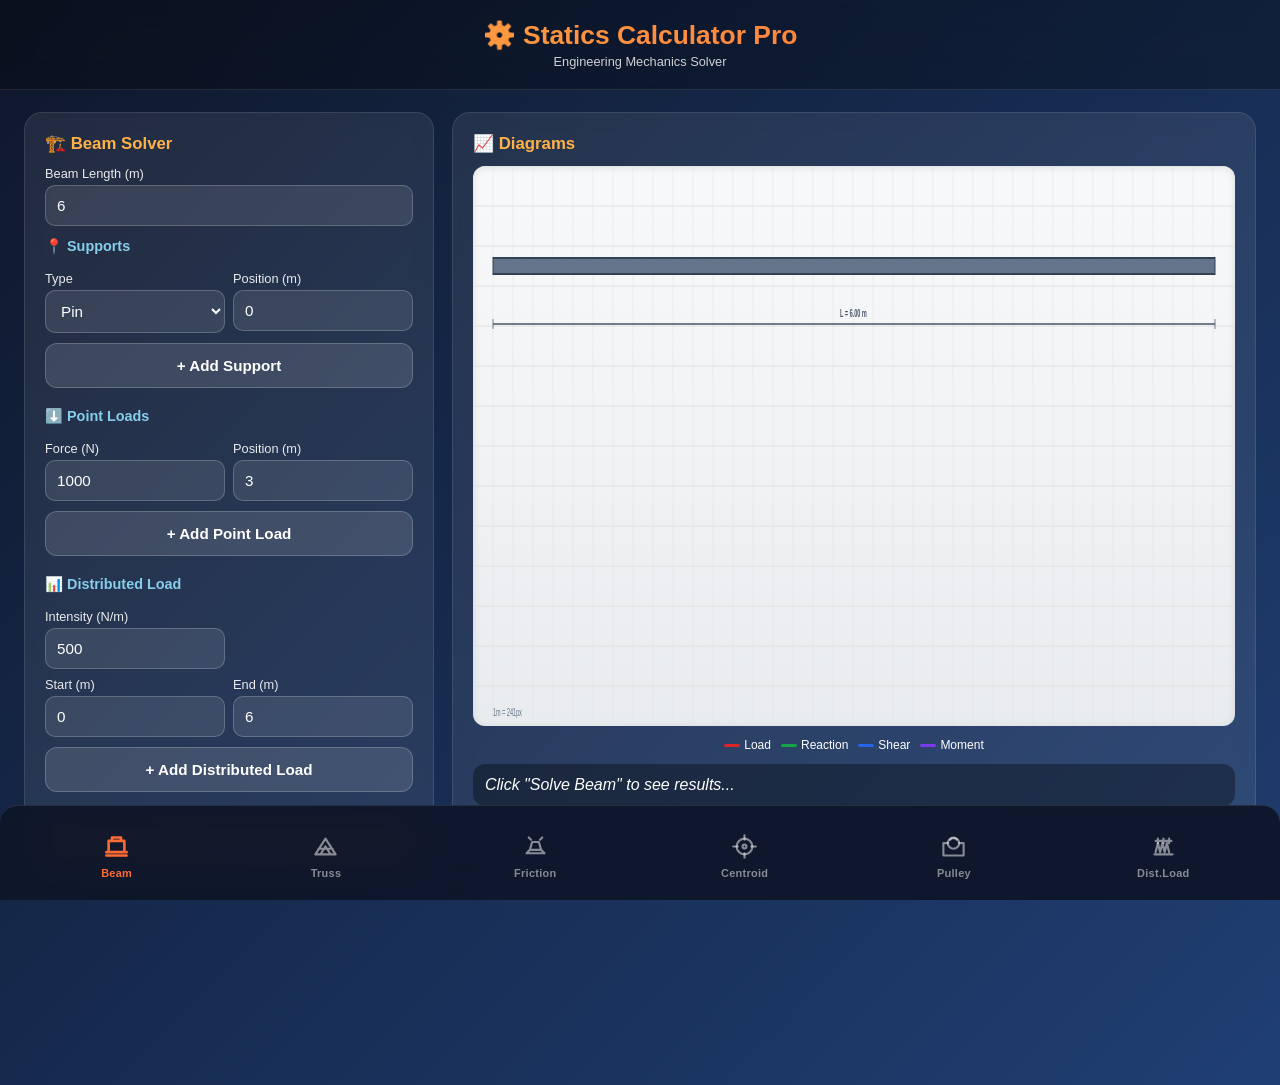
<file: apps/xnrso5yd.html>
<!DOCTYPE html>
<html lang="en">
<head>
<meta charset="UTF-8">
<meta name="viewport" content="width=device-width, initial-scale=1.0, maximum-scale=1.0, user-scalable=no">
<title>Statics Calculator Pro</title>
<style>
  * { box-sizing: border-box; margin: 0; padding: 0; -webkit-tap-highlight-color: transparent; }
  
  body {
    font-family: -apple-system, BlinkMacSystemFont, 'Segoe UI', Roboto, sans-serif;
    background: linear-gradient(180deg, #0f172a 0%, #1e3c72 50%, #2a5298 100%);
    min-height: 100vh;
    color: #fff;
    overflow-x: hidden;
    padding-bottom: 90px;
  }

  .app-container {
    max-width: 480px;
    margin: 0 auto;
    min-height: 100vh;
    position: relative;
  }

  .header {
    background: rgba(0,0,0,0.3);
    padding: 18px 15px;
    text-align: center;
    border-bottom: 1px solid rgba(255,255,255,0.1);
    position: sticky;
    top: 0;
    z-index: 100;
    backdrop-filter: blur(15px);
  }

  .header h1 {
    font-size: 1.4em;
    font-weight: 700;
    margin-bottom: 3px;
    background: linear-gradient(90deg, #ffb347, #ff6b35);
    -webkit-background-clip: text;
    -webkit-text-fill-color: transparent;
    background-clip: text;
  }

  .header p {
    font-size: 0.8em;
    opacity: 0.8;
  }

  .content { padding: 12px; padding-bottom: 100px; }
  .page { display: none; animation: fadeIn 0.3s; }
  .page.active { display: block; }
  
  @keyframes fadeIn {
    from { opacity: 0; transform: translateY(10px); }
    to { opacity: 1; transform: translateY(0); }
  }

  .card {
    background: rgba(255,255,255,0.08);
    border-radius: 16px;
    padding: 16px;
    margin-bottom: 12px;
    border: 1px solid rgba(255,255,255,0.1);
    backdrop-filter: blur(10px);
  }

  .card h2 {
    font-size: 1.05em;
    margin-bottom: 12px;
    color: #ffb347;
    display: flex;
    align-items: center;
    gap: 8px;
  }

  .card h3 {
    font-size: 0.9em;
    margin: 12px 0 8px 0;
    color: #87ceeb;
    font-weight: 600;
  }

  label {
    display: block;
    font-size: 0.8em;
    margin: 8px 0 4px 0;
    opacity: 0.9;
  }

  input, select {
    width: 100%;
    padding: 11px;
    border: 1px solid rgba(255,255,255,0.2);
    border-radius: 10px;
    background: rgba(255,255,255,0.1);
    color: #fff;
    font-size: 0.95em;
    transition: all 0.2s;
  }

  input:focus, select:focus {
    outline: none;
    border-color: #ff6b35;
    background: rgba(255,255,255,0.15);
  }

  .row { display: grid; grid-template-columns: 1fr 1fr; gap: 8px; }
  .row-3 { display: grid; grid-template-columns: 1fr 1fr 1fr; gap: 6px; }

  button {
    width: 100%;
    padding: 13px;
    border: none;
    border-radius: 12px;
    font-size: 0.95em;
    font-weight: 600;
    cursor: pointer;
    margin-top: 10px;
    transition: all 0.2s;
    touch-action: manipulation;
  }

  button:active { transform: scale(0.97); }

  .btn-primary {
    background: linear-gradient(135deg, #ff6b35, #ff8c5a);
    color: #fff;
    box-shadow: 0 4px 15px rgba(255,107,53,0.4);
  }

  .btn-secondary {
    background: rgba(255,255,255,0.12);
    color: #fff;
    border: 1px solid rgba(255,255,255,0.2);
  }

  .btn-danger {
    background: #dc3545;
    color: #fff;
    padding: 6px 10px;
    font-size: 0.85em;
    margin: 0;
    width: auto;
  }

  .type-selector {
    display: grid;
    grid-template-columns: 1fr 1fr 1fr;
    gap: 6px;
    margin-bottom: 12px;
  }

  .type-btn {
    padding: 10px 6px;
    background: rgba(255,255,255,0.08);
    border: 2px solid rgba(255,255,255,0.15);
    border-radius: 10px;
    color: #fff;
    font-size: 0.75em;
    text-align: center;
    cursor: pointer;
    transition: all 0.2s;
    font-weight: 600;
  }

  .type-btn.active {
    background: linear-gradient(135deg, #ff6b35, #ff8c5a);
    border-color: #ff6b35;
    box-shadow: 0 2px 10px rgba(255,107,53,0.4);
  }

  .results {
    background: rgba(0,0,0,0.35);
    border-radius: 12px;
    padding: 12px;
    margin-top: 12px;
    max-height: 250px;
    overflow-y: auto;
  }

  .result-item {
    padding: 8px 0;
    border-bottom: 1px solid rgba(255,255,255,0.1);
    display: flex;
    justify-content: space-between;
    align-items: center;
    font-size: 0.85em;
  }

  .result-item:last-child { border: none; }
  .result-value { color: #ffb347; font-weight: 700; text-align: right; }
  .result-label { flex: 1; padding-right: 8px; }

  canvas {
    width: 100%;
    height: 280px;
    background: linear-gradient(180deg, #f8f9fa 0%, #e9ecef 100%);
    border-radius: 12px;
    display: block;
    margin: 10px 0;
    box-shadow: inset 0 2px 8px rgba(0,0,0,0.1);
  }

  .items-list { max-height: 120px; overflow-y: auto; margin: 8px 0; }
  
  .item-row {
    display: flex;
    justify-content: space-between;
    align-items: center;
    padding: 8px 10px;
    background: rgba(255,255,255,0.08);
    border-radius: 8px;
    margin-bottom: 4px;
    font-size: 0.8em;
  }

  .bottom-nav {
    position: fixed;
    bottom: 0;
    left: 50%;
    transform: translateX(-50%);
    width: 100%;
    max-width: 480px;
    background: rgba(15, 23, 42, 0.98);
    border-top: 1px solid rgba(255,255,255,0.1);
    display: flex;
    justify-content: space-around;
    padding: 8px 0 12px 0;
    z-index: 1000;
    backdrop-filter: blur(15px);
  }

  .nav-item {
    flex: 1;
    text-align: center;
    padding: 6px 4px;
    cursor: pointer;
    transition: all 0.2s;
    border: none;
    background: none;
    color: rgba(255,255,255,0.5);
  }

  .nav-item.active { color: #ff6b35; }
  .nav-item:active { transform: scale(0.95); }

  .nav-icon {
    font-size: 1.5em;
    display: block;
    margin-bottom: 2px;
  }

  .nav-label {
    font-size: 0.6em;
    font-weight: 600;
    letter-spacing: 0.3px;
  }

  .legend {
    display: flex;
    gap: 10px;
    justify-content: center;
    margin: 8px 0;
    font-size: 0.75em;
    flex-wrap: wrap;
  }

  .legend-item { display: flex; align-items: center; gap: 4px; }
  .legend-color { width: 16px; height: 3px; border-radius: 2px; }

  ::-webkit-scrollbar { width: 5px; }
  ::-webkit-scrollbar-track { background: rgba(0,0,0,0.1); }
  ::-webkit-scrollbar-thumb { background: rgba(255,255,255,0.3); border-radius: 3px; }

  .hidden { display: none !important; }


  /* Responsive layout: mobile portrait + desktop workspace */
  html { min-width: 320px; }
  body { padding-bottom: calc(86px + env(safe-area-inset-bottom)); }
  .app-container, .content { width: 100%; }
  .bottom-nav { padding-bottom: calc(10px + env(safe-area-inset-bottom)); }
  .nav-item { min-width: 0; }
  .nav-icon svg {
    width: 25px; height: 25px; display: block; margin: 0 auto 3px;
    stroke: currentColor; fill: none; stroke-width: 1.9;
    stroke-linecap: round; stroke-linejoin: round;
  }
  .nav-item.active .nav-icon svg { stroke-width: 2.3; }
  @media (max-width: 520px) {
    .header { padding: 14px 12px; }
    .header h1 { font-size: 1.25em; }
    .header p { font-size: 0.74em; }
    .content { padding: 10px; padding-bottom: 104px; }
    .card { padding: 13px; border-radius: 14px; }
    input, select { min-height: 44px; padding: 10px 11px; font-size: 16px; }
    button { min-height: 44px; }
    .row { gap: 7px; }
    .row-3 { gap: 5px; }
    canvas { height: 320px; }
    .bottom-nav { max-width: none; width: 100%; padding-top: 7px; }
    .nav-item { padding: 5px 2px; }
    .nav-icon svg { width: 23px; height: 23px; }
    .nav-label { font-size: 0.58em; }
  }
  @media (min-width: 521px) and (max-width: 899px) {
    .app-container, .bottom-nav { max-width: 720px; }
    .content { padding: 16px; }
    canvas { height: 420px; }
  }
  @media (min-width: 900px) {
    body { padding-bottom: 92px; background: linear-gradient(135deg, #0f172a 0%, #162b50 48%, #203f73 100%); }
    .app-container { max-width: 1280px; margin: 0 auto; }
    .header { padding: 20px 28px; }
    .header h1 { font-size: 1.65em; }
    .content { padding: 22px 24px 110px; }
    .page.active {
      display: grid;
      grid-template-columns: minmax(330px, 410px) minmax(0, 1fr);
      gap: 18px; align-items: start;
    }
    .card { padding: 20px; margin-bottom: 0; border-radius: 18px; }
    .page.active > .card:nth-child(2) { position: sticky; top: 92px; }
    canvas { height: 560px; margin: 12px 0; }
    .bottom-nav { max-width: 1280px; padding: 10px 12px 13px; border-radius: 18px 18px 0 0; }
    .nav-item { padding: 7px 8px; }
    .nav-icon svg { width: 27px; height: 27px; }
    .nav-label { font-size: 0.72em; }
  }

</style>
</head>
<body>
<div class="app-container">
  <div class="header">
    <h1>⚙️ Statics Calculator Pro</h1>
    <p>Engineering Mechanics Solver</p>
  </div>

  <div class="content">
    
    <!-- BEAM SOLVER -->
    <div id="page-beam" class="page active">
      <div class="card">
        <h2>🏗️ Beam Solver</h2>
        <label>Beam Length (m)</label>
        <input type="number" id="beamLength" value="6" step="0.1" oninput="drawBeam()">

        <h3>📍 Supports</h3>
        <div class="row">
          <div>
            <label>Type</label>
            <select id="supportType">
              <option value="pin">Pin</option>
              <option value="roller">Roller</option>
              <option value="fixed">Fixed</option>
            </select>
          </div>
          <div>
            <label>Position (m)</label>
            <input type="number" id="supportPos" value="0" step="0.1">
          </div>
        </div>
        <button class="btn-secondary" onclick="addSupport()">+ Add Support</button>
        <div class="items-list" id="supportList"></div>

        <h3>⬇️ Point Loads</h3>
        <div class="row">
          <div><label>Force (N)</label><input type="number" id="ptLoadMag" value="1000" step="100"></div>
          <div><label>Position (m)</label><input type="number" id="ptLoadPos" value="3" step="0.1"></div>
        </div>
        <button class="btn-secondary" onclick="addPointLoad()">+ Add Point Load</button>
        <div class="items-list" id="pointLoadList"></div>

        <h3>📊 Distributed Load</h3>
        <div class="row">
          <div><label>Intensity (N/m)</label><input type="number" id="distLoadW" value="500" step="50"></div>
          <div></div>
        </div>
        <div class="row">
          <div><label>Start (m)</label><input type="number" id="distLoadStart" value="0" step="0.1"></div>
          <div><label>End (m)</label><input type="number" id="distLoadEnd" value="6" step="0.1"></div>
        </div>
        <button class="btn-secondary" onclick="addDistributedLoad()">+ Add Distributed Load</button>
        <div class="items-list" id="distLoadList"></div>

        <button class="btn-primary" onclick="solveBeam()">🔍 Solve Beam</button>
      </div>
      <div class="card">
        <h2>📈 Diagrams</h2>
        <canvas id="beamCanvas"></canvas>
        <div class="legend">
          <div class="legend-item"><div class="legend-color" style="background:#dc2626"></div>Load</div>
          <div class="legend-item"><div class="legend-color" style="background:#16a34a"></div>Reaction</div>
          <div class="legend-item"><div class="legend-color" style="background:#2563eb"></div>Shear</div>
          <div class="legend-item"><div class="legend-color" style="background:#7c3aed"></div>Moment</div>
        </div>
        <div class="results" id="beamResults"><em>Click "Solve Beam" to see results...</em></div>
      </div>
    </div>

    <!-- TRUSS SOLVER -->
    <div id="page-truss" class="page">
      <div class="card">
        <h2> Truss Solver</h2>
        
        <h3>📌 Joints</h3>
        <div class="row">
          <div><label>X (m)</label><input type="number" id="jointX" value="0" step="0.5"></div>
          <div><label>Y (m)</label><input type="number" id="jointY" value="0" step="0.5"></div>
        </div>
        <label>Support</label>
        <select id="jointSupport">
          <option value="none">None</option>
          <option value="pin">Pin</option>
          <option value="roller">Roller</option>
        </select>
        <button class="btn-secondary" onclick="addJoint()">+ Add Joint</button>
        <div class="items-list" id="jointList"></div>

        <h3>🔗 Members</h3>
        <div class="row">
          <div><label>Joint 1 ID</label><input type="number" id="memJ1" value="0" min="0"></div>
          <div><label>Joint 2 ID</label><input type="number" id="memJ2" value="1" min="0"></div>
        </div>
        <button class="btn-secondary" onclick="addMember()">+ Add Member</button>
        <div class="items-list" id="memberList"></div>

        <h3>⬇️ External Loads</h3>
        <div class="row">
          <div><label>Joint ID</label><input type="number" id="loadJoint" value="0" min="0"></div>
          <div><label>Magnitude (N)</label><input type="number" id="loadMag" value="1000" step="100"></div>
        </div>
        <div class="row">
          <div><label>Angle (°)</label><input type="number" id="loadAng" value="-90" step="5"></div>
          <div></div>
        </div>
        <button class="btn-secondary" onclick="addLoad()">+ Add Load</button>
        <div class="items-list" id="loadList"></div>

        <button class="btn-secondary" onclick="loadTrussExample()">📋 Load Example</button>
        <button class="btn-primary" onclick="solveTruss()">🔍 Solve Truss</button>
      </div>
      <div class="card">
        <h2>📊 Visualization</h2>
        <canvas id="trussCanvas"></canvas>
        <div class="legend">
          <div class="legend-item"><div class="legend-color" style="background:#4ade80"></div>Tension</div>
          <div class="legend-item"><div class="legend-color" style="background:#f87171"></div>Compression</div>
          <div class="legend-item"><div class="legend-color" style="background:#94a3b8"></div>Zero</div>
        </div>
        <div class="results" id="trussResults"><em>Click "Solve Truss" to see results...</em></div>
      </div>
    </div>

    <!-- FRICTION SOLVER -->
    <div id="page-friction" class="page">
      <div class="card">
        <h2> Friction Solver</h2>
        <label>Problem Type</label>
        <select id="frictionType" onchange="updateFrictionUI()">
          <option value="incline">Block on Incline</option>
          <option value="horizontal">Block on Horizontal</option>
          <option value="belt">Belt Friction</option>
        </select>
        <div id="frictionIncline">
          <label>Weight W (N)</label>
          <input type="number" id="fricWeight" value="100" step="10" oninput="drawFriction()">
          <label>Incline Angle θ (°)</label>
          <input type="number" id="fricAngle" value="30" step="1" oninput="drawFriction()">
          <div class="row">
            <div><label>μs (static)</label><input type="number" id="fricMuS" value="0.4" step="0.05" oninput="drawFriction()"></div>
            <div><label>μk (kinetic)</label><input type="number" id="fricMuK" value="0.3" step="0.05" oninput="drawFriction()"></div>
          </div>
          <label>Applied Force P (N, optional)</label>
          <input type="number" id="fricApplied" value="0" step="10" oninput="drawFriction()">
          <label>P Angle from incline (°)</label>
          <input type="number" id="fricForceAngle" value="0" step="5" oninput="drawFriction()">
        </div>
        <div id="frictionBelt" class="hidden">
          <label>Tension T1 (N)</label>
          <input type="number" id="beltT1" value="100" step="10" oninput="drawFriction()">
          <label>Coefficient μ</label>
          <input type="number" id="beltMu" value="0.3" step="0.05" oninput="drawFriction()">
          <label>Contact Angle β (°)</label>
          <input type="number" id="beltAngle" value="180" step="10" oninput="drawFriction()">
        </div>
        <button class="btn-primary" onclick="solveFriction()">🔍 Solve Friction</button>
      </div>
      <div class="card">
        <h2>📊 Visualization</h2>
        <canvas id="frictionCanvas"></canvas>
        <div class="results" id="frictionResults"><em>Click "Solve Friction" to see results...</em></div>
      </div>
    </div>

    <!-- CENTROID -->
    <div id="page-centroid" class="page">
      <div class="card">
        <h2>🎯 Centroid Calculator</h2>
        <label>Shape Type</label>
        <select id="centroidShape" onchange="updateCentroidUI()">
          <option value="rectangle">Rectangle</option>
          <option value="triangle">Triangle</option>
          <option value="circle">Circle</option>
          <option value="semicircle">Semicircle</option>
          <option value="composite">Composite Shape</option>
        </select>
        <div id="rectInputs">
          <div class="row">
            <div><label>Width b (m)</label><input type="number" id="rectW" value="4" step="0.1" oninput="drawCentroid()"></div>
            <div><label>Height h (m)</label><input type="number" id="rectH" value="2" step="0.1" oninput="drawCentroid()"></div>
          </div>
        </div>
        <div id="triInputs" class="hidden">
          <div class="row">
            <div><label>Base b (m)</label><input type="number" id="triB" value="3" step="0.1" oninput="drawCentroid()"></div>
            <div><label>Height h (m)</label><input type="number" id="triH" value="4" step="0.1" oninput="drawCentroid()"></div>
          </div>
        </div>
        <div id="circleInputs" class="hidden">
          <label>Radius r (m)</label>
          <input type="number" id="circR" value="2" step="0.1" oninput="drawCentroid()">
        </div>
        <div id="semiInputs" class="hidden">
          <label>Radius r (m)</label>
          <input type="number" id="semiR" value="2" step="0.1" oninput="drawCentroid()">
        </div>
        <div id="compositeSection" class="hidden">
          <h3>Add Components</h3>
          <div class="row-3">
            <div><label>Area (m²)</label><input type="number" id="compArea" value="1" step="0.1"></div>
            <div><label>x̄ (m)</label><input type="number" id="compX" value="0" step="0.1"></div>
            <div><label>ȳ (m)</label><input type="number" id="compY" value="0" step="0.1"></div>
          </div>
          <button class="btn-secondary" onclick="addComponent()">+ Add Component</button>
          <div class="items-list" id="componentList"></div>
        </div>
        <button class="btn-primary" onclick="solveCentroid()">🔍 Calculate Centroid</button>
      </div>
      <div class="card">
        <h2>📊 Visualization</h2>
        <canvas id="centroidCanvas"></canvas>
        <div class="results" id="centroidResults"><em>Click "Calculate Centroid" to see results...</em></div>
      </div>
    </div>

    <!-- CABLE & PULLEY -->
    <div id="page-cable" class="page">
      <div class="card">
        <h2>🪢 Cable & Pulley</h2>
        <label>System Type</label>
        <select id="cableType" onchange="updateCableUI()">
          <option value="single">Single Fixed Pulley</option>
          <option value="movable">Movable Pulley</option>
          <option value="compound">Compound System</option>
          <option value="catenary">Catenary Cable</option>
        </select>
        <div id="cableSingle">
          <label>Load Weight W (N)</label>
          <input type="number" id="cableLoad" value="500" step="50" oninput="drawCable()">
          <label>Pull Angle (°)</label>
          <input type="number" id="cableAngle" value="90" step="5" oninput="drawCable()">
        </div>
        <div id="cableMovable" class="hidden">
          <label>Load Weight W (N)</label>
          <input type="number" id="movableLoad" value="500" step="50" oninput="drawCable()">
        </div>
        <div id="cableCompound" class="hidden">
          <label>Load Weight W (N)</label>
          <input type="number" id="compoundLoad" value="1000" step="100" oninput="drawCable()">
          <label>Number of Pulleys</label>
          <input type="number" id="compoundPulleys" value="3" min="1" max="6" oninput="drawCable()">
        </div>
        <div id="cableCatenary" class="hidden">
          <label>Cable Weight w (N/m)</label>
          <input type="number" id="catenaryW" value="10" step="1" oninput="drawCable()">
          <label>Span Length L (m)</label>
          <input type="number" id="catenaryL" value="20" step="1" oninput="drawCable()">
          <label>Sag d (m)</label>
          <input type="number" id="catenarySag" value="2" step="0.1" oninput="drawCable()">
        </div>
        <button class="btn-primary" onclick="solveCable()"> Solve System</button>
      </div>
      <div class="card">
        <h2>📊 Visualization</h2>
        <canvas id="cableCanvas"></canvas>
        <div class="results" id="cableResults"><em>Click "Solve System" to see results...</em></div>
      </div>
    </div>

    <!-- DISTRIBUTED LOAD -->
    <div id="page-distributed" class="page">
      <div class="card">
        <h2>📊 Distributed Load</h2>
        <label>Load Type</label>
        <select id="distType" onchange="updateDistUI()">
          <option value="uniform">Uniform (UDL)</option>
          <option value="triangular">Triangular</option>
          <option value="trapezoidal">Trapezoidal</option>
        </select>
        <div id="distUniform">
          <label>Load Intensity w (N/m)</label>
          <input type="number" id="udlW" value="500" step="50" oninput="drawDistributed()">
          <label>Length L (m)</label>
          <input type="number" id="udlL" value="6" step="0.1" oninput="drawDistributed()">
        </div>
        <div id="distTriangular" class="hidden">
          <label>Max Intensity w (N/m)</label>
          <input type="number" id="triW" value="800" step="50" oninput="drawDistributed()">
          <label>Length L (m)</label>
          <input type="number" id="triL" value="6" step="0.1" oninput="drawDistributed()">
        </div>
        <div id="distTrapezoidal" class="hidden">
          <div class="row">
            <div><label>w₁ (N/m)</label><input type="number" id="trapW1" value="300" step="50" oninput="drawDistributed()"></div>
            <div><label>w₂ (N/m)</label><input type="number" id="trapW2" value="700" step="50" oninput="drawDistributed()"></div>
          </div>
          <label>Length L (m)</label>
          <input type="number" id="trapL" value="6" step="0.1" oninput="drawDistributed()">
        </div>
        <button class="btn-primary" onclick="solveDistributed()">🔍 Calculate Equivalent</button>
      </div>
      <div class="card">
        <h2>📊 Visualization</h2>
        <canvas id="distributedCanvas"></canvas>
        <div class="results" id="distributedResults"><em>Click "Calculate" to see results...</em></div>
      </div>
    </div>
  </div>

  <!-- Bottom Navigation with Improved Icons -->
  <div class="bottom-nav">
    <button class="nav-item active" onclick="switchPage('beam', this)">
      <span class="nav-icon"><svg viewBox="0 0 24 24" aria-hidden="true"><path d="M3 17h18M5 17V7h14v10M8 7V4h8v3M3 20h18"/></svg></span>
      <span class="nav-label">Beam</span>
    </button>
    <button class="nav-item" onclick="switchPage('truss', this)">
      <span class="nav-icon"><svg viewBox="0 0 24 24" aria-hidden="true"><path d="M3 19 12 5l9 14H3ZM7.5 19 12 12l4.5 7M5.8 14h12.4"/></svg></span>
      <span class="nav-label">Truss</span>
    </button>
    <button class="nav-item" onclick="switchPage('friction', this)">
      <span class="nav-icon"><svg viewBox="0 0 24 24" aria-hidden="true"><path d="M5 18h14M7 15h10l-2-7H9l-2 7ZM4 18l3-3M20 18l-3-3M8 6l-2-2M16 6l2-2"/></svg></span>
      <span class="nav-label">Friction</span>
    </button>
    <button class="nav-item" onclick="switchPage('centroid', this)">
      <span class="nav-icon"><svg viewBox="0 0 24 24" aria-hidden="true"><circle cx="12" cy="12" r="7"/><circle cx="12" cy="12" r="1.7"/><path d="M12 2v4M12 18v4M2 12h4M18 12h4"/></svg></span>
      <span class="nav-label">Centroid</span>
    </button>
    <button class="nav-item" onclick="switchPage('cable', this)">
      <span class="nav-icon"><svg viewBox="0 0 24 24" aria-hidden="true"><circle cx="12" cy="9" r="5"/><path d="M7 9H3v11h4M17 9h4v11h-4M8 20h8M9 6c1.5-2 4.5-2 6 0"/></svg></span>
      <span class="nav-label">Pulley</span>
    </button>
    <button class="nav-item" onclick="switchPage('distributed', this)">
      <span class="nav-icon"><svg viewBox="0 0 24 24" aria-hidden="true"><path d="M4 19h16M5 17l2-8 2 8 2-8 2 8 2-8 2 8"/><path d="M7 5v4M12 5v4M17 5v4M5 7h14"/></svg></span>
      <span class="nav-label">Dist.Load</span>
    </button>
  </div>
</div>

<script>
// ============ NAVIGATION ============
function switchPage(page, btn) {
  document.querySelectorAll('.page').forEach(p => p.classList.remove('active'));
  document.querySelectorAll('.nav-item').forEach(n => n.classList.remove('active'));
  document.getElementById(`page-${page}`).classList.add('active');
  btn.classList.add('active');
  setTimeout(() => {
    if (page === 'beam') drawBeam();
    else if (page === 'truss') drawTruss();
    else if (page === 'friction') drawFriction();
    else if (page === 'centroid') drawCentroid();
    else if (page === 'cable') drawCable();
    else if (page === 'distributed') drawDistributed();
  }, 50);
}

// ============ BEAM SOLVER ============
let beamData = { supports: [], pointLoads: [], distLoads: [], solved: null };

function addSupport() {
  beamData.supports.push({
    type: document.getElementById('supportType').value,
    pos: parseFloat(document.getElementById('supportPos').value)
  });
  updateSupportList(); drawBeam();
}
function updateSupportList() {
  document.getElementById('supportList').innerHTML = beamData.supports.map((s, i) =>
    `<div class="item-row"><span>${s.type} @ ${s.pos}m</span><button class="btn-danger" onclick="removeSupport(${i})">×</button></div>`).join('');
}
function removeSupport(i) { beamData.supports.splice(i,1); updateSupportList(); drawBeam(); }

function addPointLoad() {
  beamData.pointLoads.push({
    mag: parseFloat(document.getElementById('ptLoadMag').value),
    pos: parseFloat(document.getElementById('ptLoadPos').value)
  });
  updatePointLoadList(); drawBeam();
}
function updatePointLoadList() {
  document.getElementById('pointLoadList').innerHTML = beamData.pointLoads.map((l, i) =>
    `<div class="item-row"><span>${l.mag}N @ ${l.pos}m</span><button class="btn-danger" onclick="removePointLoad(${i})">×</button></div>`).join('');
}
function removePointLoad(i) { beamData.pointLoads.splice(i,1); updatePointLoadList(); drawBeam(); }

function addDistributedLoad() {
  beamData.distLoads.push({
    w: parseFloat(document.getElementById('distLoadW').value),
    start: parseFloat(document.getElementById('distLoadStart').value),
    end: parseFloat(document.getElementById('distLoadEnd').value)
  });
  updateDistLoadList(); drawBeam();
}
function updateDistLoadList() {
  document.getElementById('distLoadList').innerHTML = beamData.distLoads.map((l, i) =>
    `<div class="item-row"><span>${l.w}N/m [${l.start}-${l.end}m]</span><button class="btn-danger" onclick="removeDistLoad(${i})">×</button></div>`).join('');
}
function removeDistLoad(i) { beamData.distLoads.splice(i,1); updateDistLoadList(); drawBeam(); }

function drawArrow(ctx, x1, y1, x2, y2, color, width=2, label='') {
  const headLen = 10;
  const ang = Math.atan2(y2 - y1, x2 - x1);
  ctx.strokeStyle = color; ctx.fillStyle = color; ctx.lineWidth = width;
  ctx.beginPath(); ctx.moveTo(x1, y1); ctx.lineTo(x2, y2); ctx.stroke();
  ctx.beginPath();
  ctx.moveTo(x2, y2);
  ctx.lineTo(x2 - headLen * Math.cos(ang - Math.PI/6), y2 - headLen * Math.sin(ang - Math.PI/6));
  ctx.lineTo(x2 - headLen * Math.cos(ang + Math.PI/6), y2 - headLen * Math.sin(ang + Math.PI/6));
  ctx.closePath(); ctx.fill();
  if (label) {
    ctx.font = 'bold 10px sans-serif';
    ctx.fillStyle = color;
    ctx.fillText(label, x1 - 15, y1 - 5);
  }
}

function drawBeam() {
  const canvas = document.getElementById('beamCanvas');
  const ctx = canvas.getContext('2d');
  const W = canvas.width = canvas.offsetWidth * 2;
  const H = canvas.height = 560;
  ctx.clearRect(0, 0, W, H);

  const L = parseFloat(document.getElementById('beamLength').value) || 6;
  const margin = 40;
  const beamY = 100;
  const scale = (W - 2*margin) / L;

  function toX(x) { return margin + x * scale; }

  // Grid
  ctx.strokeStyle = '#e0e0e0'; ctx.lineWidth = 1;
  for (let i = 0; i < W; i += 40) { ctx.beginPath(); ctx.moveTo(i, 0); ctx.lineTo(i, H); ctx.stroke(); }
  for (let i = 0; i < H; i += 40) { ctx.beginPath(); ctx.moveTo(0, i); ctx.lineTo(W, i); ctx.stroke(); }

  // Beam
  ctx.fillStyle = '#64748b';
  ctx.fillRect(toX(0), beamY - 8, L * scale, 16);
  ctx.strokeStyle = '#334155'; ctx.lineWidth = 2;
  ctx.strokeRect(toX(0), beamY - 8, L * scale, 16);

  // Draw supports
  beamData.supports.forEach(s => {
    const sx = toX(s.pos);
    ctx.fillStyle = '#1e40af'; ctx.strokeStyle = '#1e3a8a'; ctx.lineWidth = 2;
    if (s.type === 'pin') {
      ctx.beginPath();
      ctx.moveTo(sx, beamY + 8);
      ctx.lineTo(sx - 15, beamY + 30);
      ctx.lineTo(sx + 15, beamY + 30);
      ctx.closePath(); ctx.fill(); ctx.stroke();
      ctx.beginPath(); ctx.moveTo(sx - 20, beamY + 30); ctx.lineTo(sx + 20, beamY + 30); ctx.stroke();
      for (let i = 0; i < 5; i++) {
        ctx.beginPath();
        ctx.moveTo(sx - 18 + i*9, beamY + 30);
        ctx.lineTo(sx - 25 + i*9, beamY + 38);
        ctx.stroke();
      }
    } else if (s.type === 'roller') {
      ctx.beginPath();
      ctx.moveTo(sx, beamY + 8);
      ctx.lineTo(sx - 15, beamY + 28);
      ctx.lineTo(sx + 15, beamY + 28);
      ctx.closePath(); ctx.fill(); ctx.stroke();
      ctx.beginPath();
      ctx.arc(sx - 8, beamY + 35, 5, 0, Math.PI*2);
      ctx.arc(sx + 8, beamY + 35, 5, 0, Math.PI*2);
      ctx.fill(); ctx.stroke();
      ctx.beginPath(); ctx.moveTo(sx - 20, beamY + 40); ctx.lineTo(sx + 20, beamY + 40); ctx.stroke();
    } else if (s.type === 'fixed') {
      ctx.fillRect(sx - 15, beamY - 40, 15, 80);
      ctx.strokeRect(sx - 15, beamY - 40, 15, 80);
      for (let i = 0; i < 8; i++) {
        ctx.beginPath();
        ctx.moveTo(sx - 15, beamY - 35 + i*10);
        ctx.lineTo(sx - 30, beamY - 25 + i*10);
        ctx.stroke();
      }
    }
  });

  // Point loads
  beamData.pointLoads.forEach(l => {
    const x = toX(l.pos);
    const arrowLen = Math.min(50, Math.abs(l.mag) / 30);
    drawArrow(ctx, x, beamY - 8 - arrowLen, x, beamY - 8, '#dc2626', 3, `${l.mag}N`);
  });

  // Distributed loads
  beamData.distLoads.forEach(l => {
    const x1 = toX(l.start), x2 = toX(l.end);
    const arrowH = Math.min(35, Math.abs(l.w) / 20);
    ctx.strokeStyle = '#dc2626'; ctx.fillStyle = '#dc2626'; ctx.lineWidth = 1.5;
    ctx.beginPath(); ctx.moveTo(x1, beamY - 8 - arrowH); ctx.lineTo(x2, beamY - 8 - arrowH); ctx.stroke();
    const nArrows = Math.max(4, Math.floor((x2 - x1) / 25));
    for (let i = 0; i <= nArrows; i++) {
      const ax = x1 + (x2 - x1) * i / nArrows;
      drawArrow(ctx, ax, beamY - 8 - arrowH, ax, beamY - 8, '#dc2626', 1.5);
    }
    ctx.font = 'bold 11px sans-serif';
    ctx.fillText(`${l.w} N/m`, (x1+x2)/2 - 20, beamY - 15 - arrowH);
  });

  // Draw solved reactions and diagrams
  if (beamData.solved) {
    const { reactions, x, V, M } = beamData.solved;
    
    // Reactions
    reactions.forEach(r => {
      const x_pos = toX(r.pos);
      if (r.Ry !== 0) {
        const dir = r.Ry > 0 ? 1 : -1;
        drawArrow(ctx, x_pos, beamY + 50 + dir*40, x_pos, beamY + 8, '#16a34a', 3, `R=${r.Ry.toFixed(0)}N`);
      }
      if (r.M !== 0) {
        ctx.strokeStyle = '#16a34a'; ctx.lineWidth = 3;
        ctx.beginPath();
        const dir = r.M >= 0 ? 1 : -1;
        ctx.arc(x_pos, beamY + 60, 20, 0, Math.PI * 1.5 * dir, dir < 0);
        ctx.stroke();
        ctx.fillStyle = '#16a34a'; ctx.font = 'bold 10px sans-serif';
        ctx.fillText(`M=${r.M.toFixed(0)}`, x_pos + 25, beamY + 65);
      }
    });

    // SFD
    const sfdY = 220, sfdH = 80;
    ctx.fillStyle = '#1e293b'; ctx.font = 'bold 14px sans-serif';
    ctx.fillText('Shear Force Diagram (SFD)', margin, sfdY - 10);
    ctx.strokeStyle = '#94a3b8'; ctx.lineWidth = 1;
    ctx.beginPath(); ctx.moveTo(margin, sfdY + sfdH/2); ctx.lineTo(W - margin, sfdY + sfdH/2); ctx.stroke();
    
    const Vmax = Math.max(...V.map(Math.abs), 0.001);
    ctx.strokeStyle = '#2563eb'; ctx.lineWidth = 2.5;
    ctx.beginPath();
    for (let i = 0; i < V.length; i++) {
      const px = toX(x[i]);
      const py = sfdY + sfdH/2 - (V[i] / Vmax) * (sfdH/2 - 5);
      if (i === 0) ctx.moveTo(px, py); else ctx.lineTo(px, py);
    }
    ctx.stroke();

    // BMD
    const bmdY = 380, bmdH = 100;
    ctx.fillStyle = '#1e293b'; ctx.font = 'bold 14px sans-serif';
    ctx.fillText('Bending Moment Diagram (BMD)', margin, bmdY - 10);
    ctx.strokeStyle = '#94a3b8'; ctx.lineWidth = 1;
    ctx.beginPath(); ctx.moveTo(margin, bmdY + bmdH/2); ctx.lineTo(W - margin, bmdY + bmdH/2); ctx.stroke();
    
    const Mmax = Math.max(...M.map(Math.abs), 0.001);
    ctx.strokeStyle = '#7c3aed'; ctx.lineWidth = 2.5;
    ctx.beginPath();
    for (let i = 0; i < M.length; i++) {
      const px = toX(x[i]);
      const py = bmdY + bmdH/2 - (M[i] / Mmax) * (bmdH/2 - 5);
      if (i === 0) ctx.moveTo(px, py); else ctx.lineTo(px, py);
    }
    ctx.stroke();
  }

  // Beam length dimension
  ctx.strokeStyle = '#475569'; ctx.fillStyle = '#475569'; ctx.lineWidth = 1.5;
  const dimY = beamY + 58;
  ctx.beginPath(); ctx.moveTo(toX(0), dimY); ctx.lineTo(toX(L), dimY); ctx.stroke();
  ctx.beginPath(); ctx.moveTo(toX(0), dimY-5); ctx.lineTo(toX(0), dimY+5); ctx.stroke();
  ctx.beginPath(); ctx.moveTo(toX(L), dimY-5); ctx.lineTo(toX(L), dimY+5); ctx.stroke();
  ctx.font = 'bold 11px sans-serif';
  ctx.fillText(`L = ${L.toFixed(2)} m`, (toX(0)+toX(L))/2 - 28, dimY - 7);
  ctx.fillStyle = '#64748b'; ctx.font = '11px sans-serif';
  ctx.fillText(`1m = ${scale.toFixed(0)}px`, margin, H - 10);
}

function solveBeam() {
  const L = parseFloat(document.getElementById('beamLength').value) || 6;

  // Count unknowns
  let unknowns = 0;
  beamData.supports.forEach(s => {
    if (s.type === 'pin') unknowns += 2;
    else if (s.type === 'roller') unknowns += 1;
    else if (s.type === 'fixed') unknowns += 3;
  });

  if (unknowns === 0) {
    document.getElementById('beamResults').innerHTML = '<span style="color:#f87171">️ No supports!</span>';
    return;
  }
  if (unknowns > 3) {
    document.getElementById('beamResults').innerHTML = '<span style="color:#fbbf24">⚠️ Statically indeterminate (more than 3 unknowns).</span>';
    return;
  }

  const reactions = [];
  let sumFy = 0, sumM = 0;

  beamData.pointLoads.forEach(l => { sumFy += l.mag; sumM += l.mag * l.pos; });
  beamData.distLoads.forEach(l => {
    const total = l.w * (l.end - l.start);
    const centroid = (l.start + l.end) / 2;
    sumFy += total; sumM += total * centroid;
  });

  // Simple solver for common cases
  if (beamData.supports.length === 2) {
    const s1 = beamData.supports[0], s2 = beamData.supports[1];
    if (s1.type === 'pin' && s2.type === 'roller') {
      const R2 = sumM / (s2.pos - s1.pos);
      const R1 = sumFy - R2;
      reactions.push({ pos: s1.pos, Ry: R1 });
      reactions.push({ pos: s2.pos, Ry: R2 });
    } else if (s1.type === 'roller' && s2.type === 'pin') {
      const R1 = sumM / (s1.pos - s2.pos);
      const R2 = sumFy - R1;
      reactions.push({ pos: s1.pos, Ry: R1 });
      reactions.push({ pos: s2.pos, Ry: R2 });
    }
  } else if (beamData.supports.length === 1 && beamData.supports[0].type === 'fixed') {
    const s = beamData.supports[0];
    reactions.push({ pos: s.pos, Ry: sumFy, M: sumM });
  }

  const n = 200;
  const x = [], V = [], M = [];
  for (let i = 0; i <= n; i++) {
    const xi = (L * i) / n;
    x.push(xi);
    let vi = 0;
    reactions.forEach(r => { if (r.pos <= xi) vi += r.Ry; });
    beamData.pointLoads.forEach(l => { if (l.pos <= xi) vi -= l.mag; });
    beamData.distLoads.forEach(l => {
      if (xi > l.start) vi -= l.w * (Math.min(xi, l.end) - l.start);
    });
    V.push(vi);
    let mi = 0;
    reactions.forEach(r => {
      if (r.pos <= xi) { mi += r.Ry * (xi - r.pos); if (r.M) mi -= r.M; }
    });
    beamData.pointLoads.forEach(l => { if (l.pos <= xi) mi -= l.mag * (xi - l.pos); });
    beamData.distLoads.forEach(l => {
      if (xi > l.start) {
        const end = Math.min(xi, l.end);
        const load = l.w * (end - l.start);
        mi -= load * (xi - (l.start + end) / 2);
      }
    });
    M.push(mi);
  }

  beamData.solved = { reactions, x, V, M };
  
  const Vmax = Math.max(...V.map(Math.abs));
  const Mmax = Math.max(...M.map(Math.abs));
  const VmaxIdx = V.findIndex(v => Math.abs(v) === Vmax);
  const MmaxIdx = M.findIndex(m => Math.abs(m) === Mmax);

  let html = '<h3 style="color:#87ceeb;margin-bottom:8px;">Support Reactions</h3>';
  reactions.forEach(r => {
    html += `<div class="result-item"><span class="result-label">x=${r.pos}m</span><span class="result-value">Ry=${r.Ry.toFixed(1)}N${r.M ? `, M=${r.M.toFixed(1)}N·m` : ''}</span></div>`;
  });
  html += '<h3 style="color:#87ceeb;margin:10px 0 8px 0;">Maximum Values</h3>';
  html += `<div class="result-item"><span class="result-label">Max Shear</span><span class="result-value">${Vmax.toFixed(1)}N @ x=${x[VmaxIdx].toFixed(2)}m</span></div>`;
  html += `<div class="result-item"><span class="result-label">Max Moment</span><span class="result-value">${Mmax.toFixed(1)}N·m @ x=${x[MmaxIdx].toFixed(2)}m</span></div>`;

  document.getElementById('beamResults').innerHTML = html;
  drawBeam();
}

// ============ TRUSS SOLVER ============
let trussData = { joints: [], members: [], loads: [] };
let trussSolved = null;

function addJoint() {
  const x = parseFloat(document.getElementById('jointX').value);
  const y = parseFloat(document.getElementById('jointY').value);
  const support = document.getElementById('jointSupport').value;
  const id = trussData.joints.length;
  trussData.joints.push({ id, x, y, support });
  updateJointList(); drawTruss();
}
function updateJointList() {
  document.getElementById('jointList').innerHTML = trussData.joints.map((j, i) =>
    `<div class="item-row"><span>J${i}: (${j.x},${j.y}) ${j.support!=='none'?'['+j.support+']':''}</span><button class="btn-danger" onclick="removeJoint(${i})">×</button></div>`).join('');
}
function removeJoint(i) { trussData.joints.splice(i,1); updateJointList(); drawTruss(); }

function addMember() {
  const j1 = parseInt(document.getElementById('memJ1').value);
  const j2 = parseInt(document.getElementById('memJ2').value);
  if (j1 === j2) { alert('Joints must be different'); return; }
  trussData.members.push({ j1, j2 });
  updateMemberList(); drawTruss();
}
function updateMemberList() {
  document.getElementById('memberList').innerHTML = trussData.members.map((m, i) =>
    `<div class="item-row"><span>M${i}: J${m.j1}↔J${m.j2}</span><button class="btn-danger" onclick="removeMember(${i})">×</button></div>`).join('');
}
function removeMember(i) { trussData.members.splice(i,1); updateMemberList(); drawTruss(); }

function addLoad() {
  trussData.loads.push({
    joint: parseInt(document.getElementById('loadJoint').value),
    mag: parseFloat(document.getElementById('loadMag').value),
    ang: parseFloat(document.getElementById('loadAng').value)
  });
  updateLoadList(); drawTruss();
}
function updateLoadList() {
  document.getElementById('loadList').innerHTML = trussData.loads.map((l, i) =>
    `<div class="item-row"><span>J${l.joint}: ${l.mag}N @ ${l.ang}°</span><button class="btn-danger" onclick="removeLoad(${i})">×</button></div>`).join('');
}
function removeLoad(i) { trussData.loads.splice(i,1); updateLoadList(); drawTruss(); }

function loadTrussExample() {
  trussData.joints = [
    { id:0, x:0, y:0, support:'pin' },
    { id:1, x:2, y:0, support:'none' },
    { id:2, x:4, y:0, support:'roller' },
    { id:3, x:1, y:1.5, support:'none' },
    { id:4, x:3, y:1.5, support:'none' }
  ];
  trussData.members = [
    {j1:0,j2:1}, {j1:1,j2:2}, {j1:0,j2:3}, {j1:2,j2:4}, {j1:3,j2:4}, {j1:1,j2:3}, {j1:1,j2:4}
  ];
  trussData.loads = [{ joint:1, mag:1000, ang:-90 }, { joint:3, mag:500, ang:-90 }];
  updateJointList(); updateMemberList(); updateLoadList(); drawTruss();
}

function drawTruss() {
  const canvas = document.getElementById('trussCanvas');
  const ctx = canvas.getContext('2d');
  const W = canvas.width = canvas.offsetWidth * 2;
  const H = canvas.height = 560;
  ctx.clearRect(0, 0, W, H);

  if (trussData.joints.length === 0) {
    ctx.fillStyle = '#64748b'; ctx.font = '14px sans-serif';
    ctx.fillText('Add joints to visualize truss', W/2 - 120, H/2);
    return;
  }

  // Compute bounds
  let minX = Infinity, maxX = -Infinity, minY = Infinity, maxY = -Infinity;
  trussData.joints.forEach(j => {
    minX = Math.min(minX, j.x); maxX = Math.max(maxX, j.x);
    minY = Math.min(minY, j.y); maxY = Math.max(maxY, j.y);
  });
  const dx = maxX - minX || 1, dy = maxY - minY || 1;
  const margin = 60;
  const scale = Math.min((W - 2*margin) / dx, (H - 2*margin) / dy);
  const offsetX = (W - dx * scale) / 2 - minX * scale;
  const offsetY = (H + dy * scale) / 2 + minY * scale;

  function toScreen(x, y) { return [offsetX + x * scale, offsetY - y * scale]; }

  // Grid
  ctx.strokeStyle = '#e0e0e0'; ctx.lineWidth = 1;
  for (let i = 0; i < W; i += 40) { ctx.beginPath(); ctx.moveTo(i, 0); ctx.lineTo(i, H); ctx.stroke(); }
  for (let i = 0; i < H; i += 40) { ctx.beginPath(); ctx.moveTo(0, i); ctx.lineTo(W, i); ctx.stroke(); }

  // Draw members
  trussData.members.forEach((m, i) => {
    const j1 = trussData.joints[m.j1], j2 = trussData.joints[m.j2];
    if (!j1 || !j2) return;
    const [x1, y1] = toScreen(j1.x, j1.y), [x2, y2] = toScreen(j2.x, j2.y);
    let color = '#475569', width = 4;
    if (trussSolved) {
      const f = trussSolved.memberForces[i];
      if (Math.abs(f) < 0.01) color = '#94a3b8';
      else if (f > 0) color = '#4ade80';
      else color = '#f87171';
    }
    ctx.strokeStyle = color; ctx.lineWidth = width;
    ctx.beginPath(); ctx.moveTo(x1, y1); ctx.lineTo(x2, y2); ctx.stroke();
    if (trussSolved) {
      const mx = (x1+x2)/2, my = (y1+y2)/2;
      ctx.fillStyle = '#1e293b'; ctx.font = 'bold 11px sans-serif';
      ctx.fillText(trussSolved.memberForces[i].toFixed(0) + 'N', mx + 5, my - 5);
    }
  });

  // Draw joints
  trussData.joints.forEach(j => {
    const [x, y] = toScreen(j.x, j.y);
    ctx.fillStyle = '#1e40af'; ctx.strokeStyle = '#1e3a8a'; ctx.lineWidth = 2;
    ctx.beginPath(); ctx.arc(x, y, 8, 0, Math.PI*2); ctx.fill(); ctx.stroke();
    ctx.fillStyle = '#1e293b'; ctx.font = 'bold 12px sans-serif';
    ctx.fillText(`J${j.id}`, x + 12, y - 12);

    if (j.support === 'pin') {
      ctx.fillStyle = '#1e40af';
      ctx.beginPath();
      ctx.moveTo(x, y + 8);
      ctx.lineTo(x - 12, y + 25);
      ctx.lineTo(x + 12, y + 25);
      ctx.closePath(); ctx.fill(); ctx.stroke();
      ctx.beginPath(); ctx.moveTo(x - 15, y + 25); ctx.lineTo(x + 15, y + 25); ctx.stroke();
    } else if (j.support === 'roller') {
      ctx.fillStyle = '#1e40af';
      ctx.beginPath();
      ctx.moveTo(x, y + 8);
      ctx.lineTo(x - 12, y + 22);
      ctx.lineTo(x + 12, y + 22);
      ctx.closePath(); ctx.fill(); ctx.stroke();
      ctx.beginPath();
      ctx.arc(x - 6, y + 27, 4, 0, Math.PI*2);
      ctx.arc(x + 6, y + 27, 4, 0, Math.PI*2);
      ctx.fill(); ctx.stroke();
    }
  });

  // Draw loads
  trussData.loads.forEach(l => {
    const j = trussData.joints[l.joint];
    if (!j) return;
    const [x, y] = toScreen(j.x, j.y);
    const rad = l.ang * Math.PI / 180;
    const arrowLen = Math.min(60, Math.abs(l.mag) / 20);
    const dx = Math.cos(rad) * arrowLen, dy = -Math.sin(rad) * arrowLen;
    drawArrow(ctx, x - dx, y + dy, x, y, '#dc2626', 3, `${l.mag}N`);
  });

  // Draw reactions
  if (trussSolved && trussSolved.reactions) {
    trussSolved.reactions.forEach(r => {
      const [x, y] = toScreen(r.x, r.y);
      if (r.Rx !== 0) {
        const dir = r.Rx > 0 ? 1 : -1;
        drawArrow(ctx, x - dir*50, y, x, y, '#16a34a', 3, `Rx=${r.Rx.toFixed(0)}N`);
      }
      if (r.Ry !== 0) {
        const dir = r.Ry > 0 ? 1 : -1;
        drawArrow(ctx, x, y - dir*50, x, y, '#16a34a', 3, `Ry=${r.Ry.toFixed(0)}N`);
      }
    });
  }
}

function solveTruss() {
  const J = trussData.joints.length, M = trussData.members.length;
  if (J === 0 || M === 0) { document.getElementById('trussResults').innerHTML = '<span style="color:#f87171">️ Add joints and members!</span>'; return; }
  
  let nReactions = 0;
  trussData.joints.forEach(j => {
    if (j.support === 'pin') nReactions += 2;
    else if (j.support === 'roller') nReactions += 1;
  });
  const nUnknowns = M + nReactions, nEquations = 2 * J;
  if (nUnknowns !== nEquations) {
    document.getElementById('trussResults').innerHTML = `<span style="color:#fbbf24">️ ${nUnknowns > nEquations ? 'indeterminate' : 'unstable'}: ${nUnknowns} unknowns, ${nEquations} equations.</span>`;
    return;
  }

  const A = Array.from({length: nEquations}, () => new Array(nUnknowns).fill(0));
  const b = new Array(nEquations).fill(0);
  const jointLoads = Array.from({length: J}, () => ({Fx: 0, Fy: 0}));
  trussData.loads.forEach(l => {
    if (l.joint < J) {
      const rad = l.ang * Math.PI / 180;
      jointLoads[l.joint].Fx += l.mag * Math.cos(rad);
      jointLoads[l.joint].Fy += l.mag * Math.sin(rad);
    }
  });

  trussData.members.forEach((m, mi) => {
    const j1 = trussData.joints[m.j1], j2 = trussData.joints[m.j2];
    const dx = j2.x - j1.x, dy = j2.y - j1.y;
    const len = Math.sqrt(dx*dx + dy*dy);
    const cx = dx / len, cy = dy / len;
    A[2*m.j1][mi] = cx; A[2*m.j1+1][mi] = cy;
    A[2*m.j2][mi] = -cx; A[2*m.j2+1][mi] = -cy;
  });

  let rIdx = M;
  const reactionMeta = [];
  trussData.joints.forEach((j, ji) => {
    if (j.support === 'pin') {
      A[2*ji][rIdx] = 1; reactionMeta.push({ joint: ji, type: 'Rx', idx: rIdx }); rIdx++;
      A[2*ji+1][rIdx] = 1; reactionMeta.push({ joint: ji, type: 'Ry', idx: rIdx }); rIdx++;
    } else if (j.support === 'roller') {
      A[2*ji+1][rIdx] = 1; reactionMeta.push({ joint: ji, type: 'Ry', idx: rIdx }); rIdx++;
    }
  });

  for (let j = 0; j < J; j++) { b[2*j] = -jointLoads[j].Fx; b[2*j+1] = -jointLoads[j].Fy; }
  const x = gaussianSolve(A, b);
  if (!x) { document.getElementById('trussResults').innerHTML = '<span style="color:#f87171">⚠️ Singular matrix.</span>'; return; }

  const memberForces = x.slice(0, M), reactionVals = x.slice(M);
  let html = '<h3 style="color:#87ceeb;margin-bottom:8px;">🔗 Member Forces</h3>';
  trussData.members.forEach((m, i) => {
    const f = memberForces[i];
    let cls = 'zero', label = 'Zero';
    if (f > 0.01) { cls = 'tension'; label = 'Tension'; }
    else if (f < -0.01) { cls = 'compression'; label = 'Compression'; }
    html += `<div class="result-item"><span class="result-label">M${i}: J${m.j1}↔J${m.j2}</span><span class="result-value ${cls}">${f.toFixed(1)}N (${label})</span></div>`;
  });
  html += '<h3 style="color:#87ceeb;margin:10px 0 8px 0;">🔩 Support Reactions</h3>';
  reactionMeta.forEach((r, i) => {
    html += `<div class="result-item"><span class="result-label">J${r.joint} ${r.type}</span><span class="result-value">${reactionVals[i].toFixed(1)}N</span></div>`;
  });

  document.getElementById('trussResults').innerHTML = html;
  const reactions = [];
  reactionMeta.forEach((r, i) => {
    const j = trussData.joints[r.joint];
    let existing = reactions.find(x => x.x === j.x && x.y === j.y);
    if (!existing) { existing = { x: j.x, y: j.y, Rx: 0, Ry: 0 }; reactions.push(existing); }
    if (r.type === 'Rx') existing.Rx = reactionVals[i]; else existing.Ry = reactionVals[i];
  });
  trussSolved = { memberForces, reactions };
  drawTruss();
}

function gaussianSolve(A, b) {
  const n = A.length;
  const M = A.map((row, i) => [...row, b[i]]);
  for (let i = 0; i < n; i++) {
    let maxRow = i;
    for (let k = i+1; k < n; k++) if (Math.abs(M[k][i]) > Math.abs(M[maxRow][i])) maxRow = k;
    [M[i], M[maxRow]] = [M[maxRow], M[i]];
    if (Math.abs(M[i][i]) < 1e-10) return null;
    for (let k = i+1; k < n; k++) {
      const factor = M[k][i] / M[i][i];
      for (let j = i; j <= n; j++) M[k][j] -= factor * M[i][j];
    }
  }
  const x = new Array(n).fill(0);
  for (let i = n-1; i >= 0; i--) {
    let sum = M[i][n];
    for (let j = i+1; j < n; j++) sum -= M[i][j] * x[j];
    x[i] = sum / M[i][i];
  }
  return x;
}

// ============ FRICTION SOLVER ============
let frictionSolved = null;

function updateFrictionUI() {
  const type = document.getElementById('frictionType').value;
  document.getElementById('frictionIncline').classList.toggle('hidden', type !== 'incline' && type !== 'horizontal');
  document.getElementById('frictionBelt').classList.toggle('hidden', type !== 'belt');
  if (type === 'horizontal') document.getElementById('fricAngle').value = 0;
  drawFriction();
}

function drawFriction() {
  const canvas = document.getElementById('frictionCanvas');
  const ctx = canvas.getContext('2d');
  const W = canvas.width = canvas.offsetWidth * 2;
  const H = canvas.height = 560;
  ctx.clearRect(0, 0, W, H);

  const type = document.getElementById('frictionType').value;
  
  if (type === 'incline' || type === 'horizontal') {
    const angle = parseFloat(document.getElementById('fricAngle').value) * Math.PI / 180;
    const W_val = parseFloat(document.getElementById('fricWeight').value);
    const muS = parseFloat(document.getElementById('fricMuS').value);
    const muK = parseFloat(document.getElementById('fricMuK').value);
    const P = parseFloat(document.getElementById('fricApplied').value);
    const Pangle = parseFloat(document.getElementById('fricForceAngle').value) * Math.PI / 180;

    const groundY = 420;
    const groundLeft = 60;
    const groundRight = W - 60;
    const groundLen = groundRight - groundLeft;
    
    ctx.strokeStyle = '#475569'; ctx.lineWidth = 3;
    ctx.beginPath();
    ctx.moveTo(groundLeft, groundY);
    ctx.lineTo(groundLeft + groundLen * Math.cos(angle), groundY - groundLen * Math.sin(angle));
    ctx.stroke();
    
    ctx.strokeStyle = '#94a3b8'; ctx.lineWidth = 1;
    const inclineEndX = groundLeft + groundLen * Math.cos(angle);
    const inclineEndY = groundY - groundLen * Math.sin(angle);
    for (let i = 0; i < 20; i++) {
      const t = i / 20;
      const px = groundLeft + (inclineEndX - groundLeft) * t;
      const py = groundY + (inclineEndY - groundY) * t;
      ctx.beginPath();
      ctx.moveTo(px, py);
      ctx.lineTo(px - 10, py + 15);
      ctx.stroke();
    }

    const blockT = 0.5;
    const blockX = groundLeft + (inclineEndX - groundLeft) * blockT;
    const blockY = groundY + (inclineEndY - groundY) * blockT;
    const blockSize = 70;
    
    ctx.save();
    ctx.translate(blockX, blockY);
    ctx.rotate(-angle);
    ctx.fillStyle = '#1e40af';
    ctx.strokeStyle = '#1e3a8a';
    ctx.lineWidth = 3;
    ctx.fillRect(-blockSize/2, -blockSize, blockSize, blockSize);
    ctx.strokeRect(-blockSize/2, -blockSize, blockSize, blockSize);
    ctx.restore();

    const N = W_val * Math.cos(angle) - P * Math.sin(Pangle);
    const fs_max = muS * N;
    const fk = muK * N;
    const F_parallel = W_val * Math.sin(angle) + P * Math.cos(Pangle);
    const isMoving = F_parallel > fs_max;
    const f_actual = isMoving ? fk : Math.min(F_parallel, fs_max);

    const cx = blockX, cy = blockY - blockSize/2;
    const forceScale = 0.8;

    drawArrow(ctx, cx, cy, cx, cy + W_val * forceScale * 0.3, '#dc2626', 3, `W=${W_val}N`);
    
    const nLen = N * forceScale * 0.3;
    drawArrow(ctx, cx, cy, cx + nLen * Math.sin(angle), cy - nLen * Math.cos(angle), '#2563eb', 3, `N=${N.toFixed(0)}N`);
    
    const fLen = f_actual * forceScale * 0.3;
    drawArrow(ctx, cx, cy, cx - fLen * Math.cos(angle), cy + fLen * Math.sin(angle), '#f59e0b', 3, `f=${f_actual.toFixed(0)}N`);
    
    if (P > 0) {
      const pAngleGlobal = -angle + Pangle;
      const pLen = P * forceScale * 0.3;
      drawArrow(ctx, cx, cy, cx + pLen * Math.cos(pAngleGlobal), cy - pLen * Math.sin(pAngleGlobal), '#16a34a', 3, `P=${P}N`);
    }

    const wParLen = W_val * Math.sin(angle) * forceScale * 0.3;
    const wPerpLen = W_val * Math.cos(angle) * forceScale * 0.3;
    ctx.setLineDash([5, 5]);
    ctx.strokeStyle = '#dc2626'; ctx.lineWidth = 1.5;
    ctx.beginPath();
    ctx.moveTo(cx, cy);
    ctx.lineTo(cx + wParLen * Math.cos(angle), cy - wParLen * Math.sin(angle));
    ctx.stroke();
    ctx.beginPath();
    ctx.moveTo(cx, cy);
    ctx.lineTo(cx - wPerpLen * Math.sin(angle), cy + wPerpLen * Math.cos(angle));
    ctx.stroke();
    ctx.setLineDash([]);
    
    ctx.font = 'bold 11px sans-serif';
    ctx.fillStyle = '#dc2626';
    ctx.fillText(`W∥=${(W_val*Math.sin(angle)).toFixed(0)}N`, cx + 10, cy + 30);
    ctx.fillText(`W⊥=${(W_val*Math.cos(angle)).toFixed(0)}N`, cx - 60, cy + 20);

    ctx.strokeStyle = '#7c3aed'; ctx.lineWidth = 2;
    ctx.beginPath();
    ctx.arc(groundLeft + 80, groundY, 40, -angle, 0);
    ctx.stroke();
    ctx.fillStyle = '#7c3aed'; ctx.font = 'bold 13px sans-serif';
    ctx.fillText(`θ=${(angle*180/Math.PI).toFixed(0)}°`, groundLeft + 100, groundY - 10);

    ctx.fillStyle = isMoving ? '#dc2626' : '#16a34a';
    ctx.font = 'bold 14px sans-serif';
    ctx.fillText(isMoving ? '⚠️ MOVING' : '✓ STATIONARY', 40, 40);
    
    const phi = Math.atan(muS);
    ctx.strokeStyle = 'rgba(245, 158, 11, 0.5)';
    ctx.lineWidth = 2;
    ctx.setLineDash([4, 4]);
    ctx.beginPath();
    ctx.moveTo(cx, cy);
    const coneLen = 60;
    ctx.lineTo(cx + coneLen * Math.sin(angle + phi), cy - coneLen * Math.cos(angle + phi));
    ctx.moveTo(cx, cy);
    ctx.lineTo(cx + coneLen * Math.sin(angle - phi), cy - coneLen * Math.cos(angle - phi));
    ctx.stroke();
    ctx.setLineDash([]);
    ctx.font = '10px sans-serif';
    ctx.fillStyle = '#f59e0b';
    ctx.fillText(`φ=${(phi*180/Math.PI).toFixed(1)}°`, cx + 50, cy - 40);

  } else if (type === 'belt') {
    const T1 = parseFloat(document.getElementById('beltT1').value);
    const mu = parseFloat(document.getElementById('beltMu').value);
    const beta = parseFloat(document.getElementById('beltAngle').value) * Math.PI / 180;
    const T2 = T1 * Math.exp(mu * beta);

    const cx = W / 2, cy = 250;
    const r = 100;
    
    ctx.strokeStyle = '#475569'; ctx.lineWidth = 4;
    ctx.beginPath(); ctx.arc(cx, cy, r, 0, Math.PI*2); ctx.stroke();
    ctx.fillStyle = '#94a3b8';
    ctx.beginPath(); ctx.arc(cx, cy, 15, 0, Math.PI*2); ctx.fill();
    ctx.strokeStyle = '#475569'; ctx.lineWidth = 3;
    ctx.stroke();
    
    ctx.strokeStyle = '#1e40af'; ctx.lineWidth = 8;
    ctx.beginPath();
    ctx.arc(cx, cy, r + 4, Math.PI/2, Math.PI/2 + beta, false);
    ctx.stroke();
    
    const startAngle = Math.PI/2;
    const endAngle = Math.PI/2 + beta;
    const x1 = cx + (r+4) * Math.cos(startAngle);
    const y1 = cy + (r+4) * Math.sin(startAngle);
    const x2 = cx + (r+4) * Math.cos(endAngle);
    const y2 = cy + (r+4) * Math.sin(endAngle);
    
    drawArrow(ctx, x1, y1, x1, y1 + 80, '#dc2626', 3, `T₁=${T1}N`);
    drawArrow(ctx, x2, y2, x2, y2 + 80, '#16a34a', 3, `T₂=${T2.toFixed(0)}N`);
    
    ctx.strokeStyle = '#7c3aed'; ctx.lineWidth = 2;
    ctx.beginPath();
    ctx.arc(cx, cy, r + 30, startAngle, endAngle);
    ctx.stroke();
    const midAngle = (startAngle + endAngle) / 2;
    const labelX = cx + (r + 50) * Math.cos(midAngle);
    const labelY = cy + (r + 50) * Math.sin(midAngle);
    ctx.fillStyle = '#7c3aed'; ctx.font = 'bold 13px sans-serif';
    ctx.fillText(`β=${(beta*180/Math.PI).toFixed(0)}°`, labelX - 20, labelY);
    
    ctx.fillStyle = '#1e293b'; ctx.font = 'bold 14px sans-serif';
    ctx.fillText(`T₂ = T₁·e^(μβ)`, 40, 40);
    ctx.fillText(`T₂ = ${T1}·e^(${mu}×${(beta*180/Math.PI).toFixed(0)}°×π/180)`, 40, 65);
    ctx.fillText(`T₂ = ${T2.toFixed(1)} N`, 40, 90);
  }
}

function solveFriction() {
  const type = document.getElementById('frictionType').value;
  let html = '';

  if (type === 'incline' || type === 'horizontal') {
    const W = parseFloat(document.getElementById('fricWeight').value);
    const angle = parseFloat(document.getElementById('fricAngle').value) * Math.PI / 180;
    const muS = parseFloat(document.getElementById('fricMuS').value);
    const muK = parseFloat(document.getElementById('fricMuK').value);
    const P = parseFloat(document.getElementById('fricApplied').value);
    const Pangle = parseFloat(document.getElementById('fricForceAngle').value) * Math.PI / 180;

    const N = W * Math.cos(angle) - P * Math.sin(Pangle);
    const fs_max = muS * N;
    const fk = muK * N;
    const F_parallel = W * Math.sin(angle) + P * Math.cos(Pangle);
    const phi_s = Math.atan(muS) * 180 / Math.PI;

    let status = '';
    if (F_parallel < fs_max) {
      status = '✓ Block is STATIONARY';
      html += `<div class="result-item"><span class="result-label">Friction Force (f)</span><span class="result-value">${F_parallel.toFixed(1)}N</span></div>`;
    } else {
      status = '⚠️ Block is MOVING';
      html += `<div class="result-item"><span class="result-label">Friction Force (f_k)</span><span class="result-value">${fk.toFixed(1)}N</span></div>`;
    }

    html += `<div class="result-item"><span class="result-label">Normal Force (N)</span><span class="result-value">${N.toFixed(1)}N</span></div>`;
    html += `<div class="result-item"><span class="result-label">Max Static Friction</span><span class="result-value">${fs_max.toFixed(1)}N</span></div>`;
    html += `<div class="result-item"><span class="result-label">Kinetic Friction</span><span class="result-value">${fk.toFixed(1)}N</span></div>`;
    html += `<div class="result-item"><span class="result-label">Friction Angle φs</span><span class="result-value">${phi_s.toFixed(1)}°</span></div>`;
    html += `<div class="result-item"><span class="result-label">Status</span><span class="result-value">${status}</span></div>`;

  } else if (type === 'belt') {
    const T1 = parseFloat(document.getElementById('beltT1').value);
    const mu = parseFloat(document.getElementById('beltMu').value);
    const beta = parseFloat(document.getElementById('beltAngle').value) * Math.PI / 180;
    const T2 = T1 * Math.exp(mu * beta);
    html += `<div class="result-item"><span class="result-label">Tension T1</span><span class="result-value">${T1.toFixed(1)}N</span></div>`;
    html += `<div class="result-item"><span class="result-label">Tension T2</span><span class="result-value">${T2.toFixed(1)}N</span></div>`;
    html += `<div class="result-item"><span class="result-label">Ratio T2/T1</span><span class="result-value">${(T2/T1).toFixed(3)}</span></div>`;
    html += `<div class="result-item"><span class="result-label">Formula</span><span class="result-value">T2=T1·e^(μβ)</span></div>`;
  }

  document.getElementById('frictionResults').innerHTML = html;
  drawFriction();
}

// ============ CENTROID ============
let components = [];

function updateCentroidUI() {
  const shape = document.getElementById('centroidShape').value;
  document.getElementById('rectInputs').classList.toggle('hidden', shape !== 'rectangle');
  document.getElementById('triInputs').classList.toggle('hidden', shape !== 'triangle');
  document.getElementById('circleInputs').classList.toggle('hidden', shape !== 'circle');
  document.getElementById('semiInputs').classList.toggle('hidden', shape !== 'semicircle');
  document.getElementById('compositeSection').classList.toggle('hidden', shape !== 'composite');
  drawCentroid();
}

function addComponent() {
  components.push({
    A: parseFloat(document.getElementById('compArea').value),
    x: parseFloat(document.getElementById('compX').value),
    y: parseFloat(document.getElementById('compY').value)
  });
  document.getElementById('componentList').innerHTML = components.map((c, i) =>
    `<div class="item-row"><span>A=${c.A}, x=${c.x}, y=${c.y}</span><button class="btn-danger" onclick="removeComponent(${i})">×</button></div>`).join('');
  drawCentroid();
}
function removeComponent(i) { components.splice(i,1); addComponent(); }

function drawCentroid() {
  const canvas = document.getElementById('centroidCanvas');
  const ctx = canvas.getContext('2d');
  const W = canvas.width = canvas.offsetWidth * 2;
  const H = canvas.height = 560;
  ctx.clearRect(0, 0, W, H);

  const shape = document.getElementById('centroidShape').value;
  const cx = W / 2, cy = H / 2;
  
  ctx.strokeStyle = '#e0e0e0'; ctx.lineWidth = 1;
  for (let i = 0; i < W; i += 40) { ctx.beginPath(); ctx.moveTo(i, 0); ctx.lineTo(i, H); ctx.stroke(); }
  for (let i = 0; i < H; i += 40) { ctx.beginPath(); ctx.moveTo(0, i); ctx.lineTo(W, i); ctx.stroke(); }

  ctx.strokeStyle = '#94a3b8'; ctx.lineWidth = 1.5;
  ctx.beginPath(); ctx.moveTo(40, cy); ctx.lineTo(W - 40, cy); ctx.stroke();
  ctx.beginPath(); ctx.moveTo(cx, 40); ctx.lineTo(cx, H - 40); ctx.stroke();
  ctx.fillStyle = '#64748b'; ctx.font = '12px sans-serif';
  ctx.fillText('x', W - 30, cy + 15);
  ctx.fillText('y', cx + 10, 30);

  if (shape === 'rectangle') {
    const w = parseFloat(document.getElementById('rectW').value) * 40;
    const h = parseFloat(document.getElementById('rectH').value) * 40;
    const x0 = cx - w/2, y0 = cy - h/2;
    ctx.fillStyle = 'rgba(30, 64, 175, 0.3)';
    ctx.strokeStyle = '#1e40af'; ctx.lineWidth = 3;
    ctx.fillRect(x0, y0, w, h);
    ctx.strokeRect(x0, y0, w, h);
    ctx.fillStyle = '#dc2626';
    ctx.beginPath(); ctx.arc(cx, cy, 8, 0, Math.PI*2); ctx.fill();
    ctx.strokeStyle = '#dc2626'; ctx.lineWidth = 2;
    ctx.beginPath(); ctx.moveTo(cx - 15, cy); ctx.lineTo(cx + 15, cy); ctx.stroke();
    ctx.beginPath(); ctx.moveTo(cx, cy - 15); ctx.lineTo(cx, cy + 15); ctx.stroke();
    ctx.font = 'bold 13px sans-serif';
    ctx.fillText(`x̄=${(w/80).toFixed(1)}m`, cx + 15, cy - 15);
    ctx.fillText(`ȳ=${(h/80).toFixed(1)}m`, cx + 15, cy + 5);
    ctx.fillStyle = '#475569'; ctx.font = '11px sans-serif';
    ctx.fillText(`b=${(w/40).toFixed(1)}m`, cx - 20, y0 - 10);
    ctx.fillText(`h=${(h/40).toFixed(1)}m`, x0 - 30, cy);
  } else if (shape === 'triangle') {
    const b = parseFloat(document.getElementById('triB').value) * 40;
    const h = parseFloat(document.getElementById('triH').value) * 40;
    ctx.fillStyle = 'rgba(30, 64, 175, 0.3)';
    ctx.strokeStyle = '#1e40af'; ctx.lineWidth = 3;
    ctx.beginPath();
    ctx.moveTo(cx - b/2, cy + h/3);
    ctx.lineTo(cx + b/2, cy + h/3);
    ctx.lineTo(cx, cy - 2*h/3);
    ctx.closePath();
    ctx.fill(); ctx.stroke();
    const centY = cy + h/3 - h/3;
    ctx.fillStyle = '#dc2626';
    ctx.beginPath(); ctx.arc(cx, centY, 8, 0, Math.PI*2); ctx.fill();
    ctx.strokeStyle = '#dc2626'; ctx.lineWidth = 2;
    ctx.beginPath(); ctx.moveTo(cx - 15, centY); ctx.lineTo(cx + 15, centY); ctx.stroke();
    ctx.beginPath(); ctx.moveTo(cx, centY - 15); ctx.lineTo(cx, centY + 15); ctx.stroke();
    ctx.font = 'bold 13px sans-serif';
    ctx.fillText(`x̄=0`, cx + 15, centY - 10);
    ctx.fillText(`ȳ=h/3=${(h/120).toFixed(2)}m`, cx + 15, centY + 5);
  } else if (shape === 'circle') {
    const r = parseFloat(document.getElementById('circR').value) * 40;
    ctx.fillStyle = 'rgba(30, 64, 175, 0.3)';
    ctx.strokeStyle = '#1e40af'; ctx.lineWidth = 3;
    ctx.beginPath(); ctx.arc(cx, cy, r, 0, Math.PI*2); ctx.fill(); ctx.stroke();
    ctx.fillStyle = '#dc2626';
    ctx.beginPath(); ctx.arc(cx, cy, 8, 0, Math.PI*2); ctx.fill();
    ctx.strokeStyle = '#dc2626'; ctx.lineWidth = 2;
    ctx.beginPath(); ctx.moveTo(cx - 15, cy); ctx.lineTo(cx + 15, cy); ctx.stroke();
    ctx.beginPath(); ctx.moveTo(cx, cy - 15); ctx.lineTo(cx, cy + 15); ctx.stroke();
    ctx.strokeStyle = '#7c3aed'; ctx.lineWidth = 2;
    ctx.beginPath(); ctx.moveTo(cx, cy); ctx.lineTo(cx + r, cy); ctx.stroke();
    ctx.font = 'bold 12px sans-serif';
    ctx.fillStyle = '#7c3aed';
    ctx.fillText(`r=${(r/40).toFixed(1)}m`, cx + r/2 - 10, cy - 10);
    ctx.fillStyle = '#dc2626';
    ctx.fillText(`x̄=0, ȳ=0`, cx + 15, cy - 15);
  } else if (shape === 'semicircle') {
    const r = parseFloat(document.getElementById('semiR').value) * 40;
    ctx.fillStyle = 'rgba(30, 64, 175, 0.3)';
    ctx.strokeStyle = '#1e40af'; ctx.lineWidth = 3;
    ctx.beginPath();
    ctx.arc(cx, cy, r, Math.PI, 2*Math.PI);
    ctx.closePath();
    ctx.fill(); ctx.stroke();
    const centY = cy - 4*r/(3*Math.PI);
    ctx.fillStyle = '#dc2626';
    ctx.beginPath(); ctx.arc(cx, centY, 8, 0, Math.PI*2); ctx.fill();
    ctx.strokeStyle = '#dc2626'; ctx.lineWidth = 2;
    ctx.beginPath(); ctx.moveTo(cx - 15, centY); ctx.lineTo(cx + 15, centY); ctx.stroke();
    ctx.beginPath(); ctx.moveTo(cx, centY - 15); ctx.lineTo(cx, centY + 15); ctx.stroke();
    ctx.font = 'bold 12px sans-serif';
    ctx.fillStyle = '#dc2626';
    ctx.fillText(`ȳ=4r/3π=${(4*r/(3*Math.PI*40)).toFixed(2)}m`, cx + 15, centY);
  } else if (shape === 'composite') {
    if (components.length === 0) {
      ctx.fillStyle = '#64748b'; ctx.font = '14px sans-serif';
      ctx.fillText('Add components to visualize', cx - 100, cy);
      return;
    }
    const colors = ['#1e40af', '#dc2626', '#16a34a', '#f59e0b', '#7c3aed', '#ec4899'];
    let sumA = 0, sumAx = 0, sumAy = 0;
    components.forEach((c, i) => {
      sumA += c.A; sumAx += c.A * c.x; sumAy += c.A * c.y;
      const px = cx + c.x * 40;
      const py = cy - c.y * 40;
      const size = Math.sqrt(c.A) * 40;
      ctx.fillStyle = colors[i % colors.length] + '60';
      ctx.strokeStyle = colors[i % colors.length];
      ctx.lineWidth = 2;
      ctx.fillRect(px - size/2, py - size/2, size, size);
      ctx.strokeRect(px - size/2, py - size/2, size, size);
      ctx.fillStyle = colors[i % colors.length];
      ctx.font = 'bold 11px sans-serif';
      ctx.fillText(`#${i+1}`, px - 8, py + 4);
    });
    const x_bar = sumAx / sumA;
    const y_bar = sumAy / sumA;
    const centX = cx + x_bar * 40;
    const centY = cy - y_bar * 40;
    ctx.fillStyle = '#dc2626';
    ctx.beginPath(); ctx.arc(centX, centY, 10, 0, Math.PI*2); ctx.fill();
    ctx.strokeStyle = '#dc2626'; ctx.lineWidth = 2;
    ctx.beginPath(); ctx.moveTo(centX - 18, centY); ctx.lineTo(centX + 18, centY); ctx.stroke();
    ctx.beginPath(); ctx.moveTo(centX, centY - 18); ctx.lineTo(centX, centY + 18); ctx.stroke();
    ctx.font = 'bold 13px sans-serif';
    ctx.fillText(`x̄=${x_bar.toFixed(2)}m`, centX + 20, centY - 10);
    ctx.fillText(`ȳ=${y_bar.toFixed(2)}m`, centX + 20, centY + 5);
  }
}

function solveCentroid() {
  const shape = document.getElementById('centroidShape').value;
  let x_bar = 0, y_bar = 0, html = '';

  if (shape === 'rectangle') {
    const w = parseFloat(document.getElementById('rectW').value);
    const h = parseFloat(document.getElementById('rectH').value);
    x_bar = w / 2; y_bar = h / 2;
    html += `<div class="result-item"><span class="result-label">Area</span><span class="result-value">${(w*h).toFixed(2)} m²</span></div>`;
  } else if (shape === 'triangle') {
    const b = parseFloat(document.getElementById('triB').value);
    const h = parseFloat(document.getElementById('triH').value);
    x_bar = b / 2; y_bar = h / 3;
    html += `<div class="result-item"><span class="result-label">Area</span><span class="result-value">${(b*h/2).toFixed(2)} m²</span></div>`;
  } else if (shape === 'circle') {
    const r = parseFloat(document.getElementById('circR').value);
    html += `<div class="result-item"><span class="result-label">Area</span><span class="result-value">${(Math.PI*r*r).toFixed(2)} m²</span></div>`;
  } else if (shape === 'semicircle') {
    const r = parseFloat(document.getElementById('semiR').value);
    y_bar = 4*r / (3*Math.PI);
    html += `<div class="result-item"><span class="result-label">Area</span><span class="result-value">${(Math.PI*r*r/2).toFixed(2)} m²</span></div>`;
  } else if (shape === 'composite') {
    let sumA = 0, sumAx = 0, sumAy = 0;
    components.forEach(c => { sumA += c.A; sumAx += c.A * c.x; sumAy += c.A * c.y; });
    x_bar = sumAx / sumA; y_bar = sumAy / sumA;
    html += `<div class="result-item"><span class="result-label">Total Area</span><span class="result-value">${sumA.toFixed(2)} m²</span></div>`;
  }

  html += `<div class="result-item"><span class="result-label">x̄ (centroid x)</span><span class="result-value">${x_bar.toFixed(3)} m</span></div>`;
  html += `<div class="result-item"><span class="result-label"> (centroid y)</span><span class="result-value">${y_bar.toFixed(3)} m</span></div>`;

  document.getElementById('centroidResults').innerHTML = html;
  drawCentroid();
}

// ============ CABLE & PULLEY ============
function updateCableUI() {
  const type = document.getElementById('cableType').value;
  document.getElementById('cableSingle').classList.toggle('hidden', type !== 'single');
  document.getElementById('cableMovable').classList.toggle('hidden', type !== 'movable');
  document.getElementById('cableCompound').classList.toggle('hidden', type !== 'compound');
  document.getElementById('cableCatenary').classList.toggle('hidden', type !== 'catenary');
  drawCable();
}

function drawCable() {
  const canvas = document.getElementById('cableCanvas');
  const ctx = canvas.getContext('2d');
  const W = canvas.width = canvas.offsetWidth * 2;
  const H = canvas.height = 560;
  ctx.clearRect(0, 0, W, H);

  const type = document.getElementById('cableType').value;
  
  if (type === 'single') {
    const W_load = parseFloat(document.getElementById('cableLoad').value);
    const angle = parseFloat(document.getElementById('cableAngle').value) * Math.PI / 180;
    
    const pulleyX = W / 2, pulleyY = 150;
    const pulleyR = 60;
    
    ctx.fillStyle = '#475569';
    ctx.fillRect(pulleyX - 100, 80, 200, 20);
    ctx.strokeStyle = '#334155'; ctx.lineWidth = 2;
    ctx.strokeRect(pulleyX - 100, 80, 200, 20);
    
    ctx.strokeStyle = '#1e40af'; ctx.lineWidth = 4;
    ctx.beginPath(); ctx.arc(pulleyX, pulleyY, pulleyR, 0, Math.PI*2); ctx.stroke();
    ctx.fillStyle = '#94a3b8';
    ctx.beginPath(); ctx.arc(pulleyX, pulleyY, 12, 0, Math.PI*2); ctx.fill();
    ctx.strokeStyle = '#1e40af'; ctx.lineWidth = 3;
    ctx.stroke();
    
    ctx.strokeStyle = '#dc2626'; ctx.lineWidth = 4;
    ctx.beginPath();
    ctx.moveTo(pulleyX - pulleyR, pulleyY);
    ctx.lineTo(pulleyX - pulleyR, pulleyY + 200);
    ctx.stroke();
    
    ctx.fillStyle = '#dc2626';
    ctx.fillRect(pulleyX - pulleyR - 30, pulleyY + 200, 60, 50);
    ctx.strokeStyle = '#991b1b'; ctx.lineWidth = 2;
    ctx.strokeRect(pulleyX - pulleyR - 30, pulleyY + 200, 60, 50);
    ctx.fillStyle = '#fff'; ctx.font = 'bold 14px sans-serif';
    ctx.fillText(`W=${W_load}N`, pulleyX - pulleyR - 25, pulleyY + 230);
    
    const pullEndX = pulleyX + pulleyR + 100 * Math.cos(angle - Math.PI/2);
    const pullEndY = pulleyY + 100 * Math.sin(angle - Math.PI/2);
    ctx.strokeStyle = '#16a34a'; ctx.lineWidth = 4;
    ctx.beginPath();
    ctx.moveTo(pulleyX + pulleyR, pulleyY);
    ctx.lineTo(pullEndX, pullEndY);
    ctx.stroke();
    
    const arrowLen = 50;
    const arrowX = pullEndX + arrowLen * Math.cos(angle - Math.PI/2);
    const arrowY = pullEndY + arrowLen * Math.sin(angle - Math.PI/2);
    drawArrow(ctx, pullEndX, pullEndY, arrowX, arrowY, '#16a34a', 3, `T=${W_load}N`);
    
    ctx.fillStyle = '#dc2626'; ctx.font = 'bold 12px sans-serif';
    ctx.fillText(`T=W=${W_load}N`, pulleyX - pulleyR - 80, pulleyY + 100);
    
    ctx.fillStyle = '#1e293b'; ctx.font = 'bold 14px sans-serif';
    ctx.fillText('MA = 1', 40, 40);
    ctx.fillText('T = W (direction change only)', 40, 65);
    
  } else if (type === 'movable') {
    const W_load = parseFloat(document.getElementById('movableLoad').value);
    
    const fixedY = 100;
    const movableY = 280;
    const pulleyR = 50;
    
    ctx.fillStyle = '#475569';
    ctx.fillRect(W/2 - 150, 60, 300, 20);
    
    ctx.strokeStyle = '#1e40af'; ctx.lineWidth = 4;
    ctx.beginPath(); ctx.arc(W/2, fixedY, pulleyR, 0, Math.PI*2); ctx.stroke();
    ctx.fillStyle = '#94a3b8';
    ctx.beginPath(); ctx.arc(W/2, fixedY, 10, 0, Math.PI*2); ctx.fill();
    
    ctx.beginPath(); ctx.arc(W/2, movableY, pulleyR, 0, Math.PI*2); ctx.stroke();
    ctx.beginPath(); ctx.arc(W/2, movableY, 10, 0, Math.PI*2); ctx.fill();
    
    ctx.strokeStyle = '#dc2626'; ctx.lineWidth = 4;
    ctx.beginPath();
    ctx.moveTo(W/2 - pulleyR - 30, 80);
    ctx.lineTo(W/2 - pulleyR - 30, movableY - pulleyR);
    ctx.stroke();
    ctx.beginPath();
    ctx.arc(W/2, movableY, pulleyR + 2, Math.PI, 2*Math.PI);
    ctx.stroke();
    ctx.beginPath();
    ctx.moveTo(W/2 + pulleyR, movableY);
    ctx.lineTo(W/2 + pulleyR, fixedY);
    ctx.stroke();
    ctx.beginPath();
    ctx.arc(W/2, fixedY, pulleyR + 2, Math.PI/2, 3*Math.PI/2, true);
    ctx.stroke();
    ctx.beginPath();
    ctx.moveTo(W/2 - pulleyR, fixedY);
    ctx.lineTo(W/2 - pulleyR, fixedY + 150);
    ctx.stroke();
    
    ctx.fillStyle = '#dc2626';
    ctx.fillRect(W/2 - 35, movableY + pulleyR, 70, 50);
    ctx.strokeStyle = '#991b1b'; ctx.lineWidth = 2;
    ctx.strokeRect(W/2 - 35, movableY + pulleyR, 70, 50);
    ctx.fillStyle = '#fff'; ctx.font = 'bold 13px sans-serif';
    ctx.fillText(`W=${W_load}N`, W/2 - 30, movableY + pulleyR + 30);
    
    drawArrow(ctx, W/2 - pulleyR, fixedY + 150, W/2 - pulleyR, fixedY + 200, '#16a34a', 3, `T=W/2=${(W_load/2).toFixed(0)}N`);
    
    ctx.fillStyle = '#1e293b'; ctx.font = 'bold 14px sans-serif';
    ctx.fillText('MA = 2', 40, 40);
    ctx.fillText(`T = W/2 = ${(W_load/2).toFixed(0)}N`, 40, 65);
    
  } else if (type === 'compound') {
    const W_load = parseFloat(document.getElementById('compoundLoad').value);
    const n = parseInt(document.getElementById('compoundPulleys').value);
    const T = W_load / Math.pow(2, n);
    const MA = Math.pow(2, n);
    
    const startY = 80;
    const spacing = 80;
    const pulleyR = 35;
    
    ctx.fillStyle = '#475569';
    ctx.fillRect(50, 50, W - 100, 20);
    
    for (let i = 0; i < n; i++) {
      const py = startY + i * spacing;
      const px = W/2 + (i % 2 === 0 ? -60 : 60);
      ctx.strokeStyle = '#1e40af'; ctx.lineWidth = 3;
      ctx.beginPath(); ctx.arc(px, py, pulleyR, 0, Math.PI*2); ctx.stroke();
      ctx.fillStyle = '#94a3b8';
      ctx.beginPath(); ctx.arc(px, py, 8, 0, Math.PI*2); ctx.fill();
      ctx.strokeStyle = '#1e40af'; ctx.lineWidth = 2;
      ctx.stroke();
    }
    
    ctx.strokeStyle = '#dc2626'; ctx.lineWidth = 3;
    ctx.beginPath();
    let rx = W/2 - 60, ry = startY;
    ctx.moveTo(rx, ry);
    for (let i = 0; i < n; i++) {
      const py = startY + i * spacing;
      const px = W/2 + (i % 2 === 0 ? -60 : 60);
      ctx.lineTo(px + (i % 2 === 0 ? pulleyR : -pulleyR), py);
      ctx.lineTo(px + (i % 2 === 0 ? -pulleyR : pulleyR), py);
    }
    ctx.stroke();
    
    const loadY = startY + n * spacing;
    ctx.fillStyle = '#dc2626';
    ctx.fillRect(W/2 - 40, loadY, 80, 60);
    ctx.strokeStyle = '#991b1b'; ctx.lineWidth = 2;
    ctx.strokeRect(W/2 - 40, loadY, 80, 60);
    ctx.fillStyle = '#fff'; ctx.font = 'bold 13px sans-serif';
    ctx.fillText(`W=${W_load}N`, W/2 - 35, loadY + 35);
    
    const lastPx = W/2 + ((n-1) % 2 === 0 ? -60 : 60);
    drawArrow(ctx, lastPx - pulleyR, startY + (n-1)*spacing, lastPx - pulleyR, startY + (n-1)*spacing + 80, '#16a34a', 3, `T=${T.toFixed(0)}N`);
    
    ctx.fillStyle = '#1e293b'; ctx.font = 'bold 14px sans-serif';
    ctx.fillText(`MA = 2^n = ${MA}`, 40, 40);
    ctx.fillText(`T = W/${MA} = ${T.toFixed(1)}N`, 40, 65);
    
  } else if (type === 'catenary') {
    const w = parseFloat(document.getElementById('catenaryW').value);
    const L = parseFloat(document.getElementById('catenaryL').value);
    const sag = parseFloat(document.getElementById('catenarySag').value);
    
    const T0 = w * L * L / (8 * sag);
    const Tmax = T0 * Math.sqrt(1 + Math.pow(4*sag/L, 2));
    
    const margin = 60;
    const groundY = 400;
    const spanPx = W - 2*margin;
    const scale = spanPx / L;
    const sagPx = sag * scale * 3;
    
    ctx.fillStyle = '#475569';
    ctx.fillRect(margin - 20, groundY - sagPx - 20, 20, sagPx + 40);
    ctx.fillRect(W - margin, groundY - sagPx - 20, 20, sagPx + 40);
    
    ctx.strokeStyle = '#1e40af'; ctx.lineWidth = 5;
    ctx.beginPath();
    const nPoints = 100;
    for (let i = 0; i <= nPoints; i++) {
      const t = i / nPoints;
      const x = margin + t * spanPx;
      const y = groundY - sagPx + 4 * sagPx * t * (1 - t);
      if (i === 0) ctx.moveTo(x, y); else ctx.lineTo(x, y);
    }
    ctx.stroke();
    
    const angle = Math.atan(4*sag/L);
    drawArrow(ctx, margin, groundY - sagPx, margin - 40*Math.cos(angle), groundY - sagPx - 40*Math.sin(angle), '#dc2626', 3, `Tmax=${Tmax.toFixed(0)}N`);
    drawArrow(ctx, W - margin, groundY - sagPx, W - margin + 40*Math.cos(angle), groundY - sagPx - 40*Math.sin(angle), '#dc2626', 3, `Tmax`);
    
    ctx.strokeStyle = '#16a34a'; ctx.lineWidth = 2;
    ctx.setLineDash([5, 5]);
    ctx.beginPath();
    ctx.moveTo(margin, groundY - sagPx);
    ctx.lineTo(W - margin, groundY - sagPx);
    ctx.stroke();
    ctx.setLineDash([]);
    ctx.fillStyle = '#16a34a'; ctx.font = 'bold 12px sans-serif';
    ctx.fillText(`T₀=${T0.toFixed(0)}N`, W/2 - 60, groundY - sagPx - 10);
    
    ctx.strokeStyle = '#7c3aed'; ctx.lineWidth = 2;
    ctx.setLineDash([3, 3]);
    ctx.beginPath();
    ctx.moveTo(W/2, groundY - sagPx);
    ctx.lineTo(W/2, groundY);
    ctx.stroke();
    ctx.setLineDash([]);
    ctx.fillStyle = '#7c3aed';
    ctx.fillText(`sag=${sag}m`, W/2 + 10, groundY - sagPx/2);
    
    ctx.fillStyle = '#1e293b'; ctx.font = 'bold 13px sans-serif';
    ctx.fillText(`T₀ = wL²/(8d) = ${T0.toFixed(1)}N`, 40, 40);
    ctx.fillText(`Tmax = ${Tmax.toFixed(1)}N`, 40, 65);
  }
}

function solveCable() {
  const type = document.getElementById('cableType').value;
  let html = '';

  if (type === 'single') {
    const W = parseFloat(document.getElementById('cableLoad').value);
    html += `<div class="result-item"><span class="result-label">Load Weight</span><span class="result-value">${W}N</span></div>`;
    html += `<div class="result-item"><span class="result-label">Tension in Rope</span><span class="result-value">${W}N</span></div>`;
    html += `<div class="result-item"><span class="result-label">Mechanical Advantage</span><span class="result-value">1</span></div>`;
  } else if (type === 'movable') {
    const W = parseFloat(document.getElementById('movableLoad').value);
    html += `<div class="result-item"><span class="result-label">Load Weight</span><span class="result-value">${W}N</span></div>`;
    html += `<div class="result-item"><span class="result-label">Tension in Rope</span><span class="result-value">${(W/2).toFixed(1)}N</span></div>`;
    html += `<div class="result-item"><span class="result-label">Mechanical Advantage</span><span class="result-value">2</span></div>`;
  } else if (type === 'compound') {
    const W = parseFloat(document.getElementById('compoundLoad').value);
    const n = parseInt(document.getElementById('compoundPulleys').value);
    const T = W / Math.pow(2, n);
    html += `<div class="result-item"><span class="result-label">Load Weight</span><span class="result-value">${W}N</span></div>`;
    html += `<div class="result-item"><span class="result-label">Number of Pulleys</span><span class="result-value">${n}</span></div>`;
    html += `<div class="result-item"><span class="result-label">Required Force</span><span class="result-value">${T.toFixed(1)}N</span></div>`;
    html += `<div class="result-item"><span class="result-label">Mechanical Advantage</span><span class="result-value">${Math.pow(2, n)}</span></div>`;
  } else if (type === 'catenary') {
    const w = parseFloat(document.getElementById('catenaryW').value);
    const L = parseFloat(document.getElementById('catenaryL').value);
    const sag = parseFloat(document.getElementById('catenarySag').value);
    const T0 = w * L * L / (8 * sag);
    const Tmax = T0 * Math.sqrt(1 + Math.pow(4*sag/L, 2));
    const cableLen = L + 8*sag*sag/(3*L);
    html += `<div class="result-item"><span class="result-label">Horizontal Tension T₀</span><span class="result-value">${T0.toFixed(1)}N</span></div>`;
    html += `<div class="result-item"><span class="result-label">Max Tension</span><span class="result-value">${Tmax.toFixed(1)}N</span></div>`;
    html += `<div class="result-item"><span class="result-label">Cable Length</span><span class="result-value">${cableLen.toFixed(2)}m</span></div>`;
  }

  document.getElementById('cableResults').innerHTML = html;
  drawCable();
}

// ============ DISTRIBUTED LOAD ============
function updateDistUI() {
  const type = document.getElementById('distType').value;
  document.getElementById('distUniform').classList.toggle('hidden', type !== 'uniform');
  document.getElementById('distTriangular').classList.toggle('hidden', type !== 'triangular');
  document.getElementById('distTrapezoidal').classList.toggle('hidden', type !== 'trapezoidal');
  drawDistributed();
}

function drawDistributed() {
  const canvas = document.getElementById('distributedCanvas');
  const ctx = canvas.getContext('2d');
  const W = canvas.width = canvas.offsetWidth * 2;
  const H = canvas.height = 560;
  ctx.clearRect(0, 0, W, H);

  const type = document.getElementById('distType').value;
  const margin = 60;
  const baseY = 400;
  const maxH = 200;

  ctx.strokeStyle = '#475569'; ctx.lineWidth = 3;
  ctx.beginPath(); ctx.moveTo(margin, baseY); ctx.lineTo(W - margin, baseY); ctx.stroke();

  if (type === 'uniform') {
    const w = parseFloat(document.getElementById('udlW').value);
    const L = parseFloat(document.getElementById('udlL').value);
    const Lpx = (W - 2*margin) * (L / 10);
    const h = Math.min(maxH, w / 5);
    const startX = (W - Lpx) / 2;
    
    ctx.fillStyle = 'rgba(220, 38, 38, 0.3)';
    ctx.strokeStyle = '#dc2626'; ctx.lineWidth = 3;
    ctx.fillRect(startX, baseY - h, Lpx, h);
    ctx.strokeRect(startX, baseY - h, Lpx, h);
    
    ctx.strokeStyle = '#dc2626'; ctx.lineWidth = 2;
    const nArrows = Math.max(5, Math.floor(Lpx / 30));
    for (let i = 0; i <= nArrows; i++) {
      const ax = startX + Lpx * i / nArrows;
      drawArrow(ctx, ax, baseY - h - 5, ax, baseY - 5, '#dc2626', 2);
    }
    
    const F = w * L;
    const centX = startX + Lpx / 2;
    drawArrow(ctx, centX, baseY - h - 30, centX, baseY + 50, '#16a34a', 4, `F=${F.toFixed(0)}N`);
    
    ctx.fillStyle = '#16a34a';
    ctx.beginPath(); ctx.arc(centX, baseY - h/2, 6, 0, Math.PI*2); ctx.fill();
    ctx.setLineDash([4, 4]);
    ctx.strokeStyle = '#16a34a'; ctx.lineWidth = 2;
    ctx.beginPath(); ctx.moveTo(centX, baseY - h); ctx.lineTo(centX, baseY); ctx.stroke();
    ctx.setLineDash([]);
    
    ctx.fillStyle = '#1e293b'; ctx.font = 'bold 13px sans-serif';
    ctx.fillText(`F = w·L = ${w}×${L} = ${F.toFixed(0)}N`, 40, 40);
    ctx.fillText(`Location: L/2 = ${(L/2).toFixed(2)}m`, 40, 65);
    
  } else if (type === 'triangular') {
    const w = parseFloat(document.getElementById('triW').value);
    const L = parseFloat(document.getElementById('triL').value);
    const Lpx = (W - 2*margin) * (L / 10);
    const h = Math.min(maxH, w / 5);
    const startX = (W - Lpx) / 2;
    
    ctx.fillStyle = 'rgba(220, 38, 38, 0.3)';
    ctx.strokeStyle = '#dc2626'; ctx.lineWidth = 3;
    ctx.beginPath();
    ctx.moveTo(startX, baseY);
    ctx.lineTo(startX + Lpx, baseY);
    ctx.lineTo(startX + Lpx, baseY - h);
    ctx.closePath();
    ctx.fill(); ctx.stroke();
    
    ctx.strokeStyle = '#dc2626'; ctx.lineWidth = 2;
    const nArrows = Math.max(5, Math.floor(Lpx / 30));
    for (let i = 0; i <= nArrows; i++) {
      const t = i / nArrows;
      const ax = startX + Lpx * t;
      const ah = h * t;
      drawArrow(ctx, ax, baseY - ah - 5, ax, baseY - 5, '#dc2626', 2);
    }
    
    const F = w * L / 2;
    const centX = startX + 2 * Lpx / 3;
    drawArrow(ctx, centX, baseY - h - 30, centX, baseY + 50, '#16a34a', 4, `F=${F.toFixed(0)}N`);
    
    ctx.fillStyle = '#16a34a';
    ctx.beginPath(); ctx.arc(centX, baseY - h/3, 6, 0, Math.PI*2); ctx.fill();
    ctx.setLineDash([4, 4]);
    ctx.strokeStyle = '#16a34a'; ctx.lineWidth = 2;
    ctx.beginPath(); ctx.moveTo(centX, baseY - h); ctx.lineTo(centX, baseY); ctx.stroke();
    ctx.setLineDash([]);
    
    ctx.fillStyle = '#1e293b'; ctx.font = 'bold 13px sans-serif';
    ctx.fillText(`F = w·L/2 = ${F.toFixed(0)}N`, 40, 40);
    ctx.fillText(`Location: 2L/3 = ${(2*L/3).toFixed(2)}m`, 40, 65);
    
  } else if (type === 'trapezoidal') {
    const w1 = parseFloat(document.getElementById('trapW1').value);
    const w2 = parseFloat(document.getElementById('trapW2').value);
    const L = parseFloat(document.getElementById('trapL').value);
    const Lpx = (W - 2*margin) * (L / 10);
    const maxW = Math.max(w1, w2);
    const h1 = (w1 / maxW) * maxH;
    const h2 = (w2 / maxW) * maxH;
    const startX = (W - Lpx) / 2;
    
    ctx.fillStyle = 'rgba(220, 38, 38, 0.3)';
    ctx.strokeStyle = '#dc2626'; ctx.lineWidth = 3;
    ctx.beginPath();
    ctx.moveTo(startX, baseY);
    ctx.lineTo(startX + Lpx, baseY);
    ctx.lineTo(startX + Lpx, baseY - h2);
    ctx.lineTo(startX, baseY - h1);
    ctx.closePath();
    ctx.fill(); ctx.stroke();
    
    ctx.strokeStyle = '#7c3aed'; ctx.lineWidth = 2;
    ctx.setLineDash([5, 5]);
    ctx.beginPath();
    ctx.moveTo(startX, baseY - h1);
    ctx.lineTo(startX + Lpx, baseY - h1);
    ctx.stroke();
    ctx.setLineDash([]);
    
    ctx.strokeStyle = '#dc2626'; ctx.lineWidth = 2;
    const nArrows = Math.max(5, Math.floor(Lpx / 30));
    for (let i = 0; i <= nArrows; i++) {
      const t = i / nArrows;
      const ax = startX + Lpx * t;
      const ah = h1 + (h2 - h1) * t;
      drawArrow(ctx, ax, baseY - ah - 5, ax, baseY - 5, '#dc2626', 2);
    }
    
    const F = (w1 + w2) * L / 2;
    const x_bar = L * (2*w2 + w1) / (3 * (w1 + w2));
    const centX = startX + x_bar * Lpx / L;
    drawArrow(ctx, centX, baseY - Math.max(h1, h2) - 30, centX, baseY + 50, '#16a34a', 4, `F=${F.toFixed(0)}N`);
    
    ctx.fillStyle = '#16a34a';
    ctx.beginPath(); ctx.arc(centX, baseY - (h1+h2)/4, 6, 0, Math.PI*2); ctx.fill();
    
    ctx.fillStyle = '#1e293b'; ctx.font = 'bold 13px sans-serif';
    ctx.fillText(`F = (w₁+w₂)·L/2 = ${F.toFixed(0)}N`, 40, 40);
    ctx.fillText(`Location from w₁: ${x_bar.toFixed(2)}m`, 40, 65);
  }
}

function solveDistributed() {
  const type = document.getElementById('distType').value;
  let html = '';

  if (type === 'uniform') {
    const w = parseFloat(document.getElementById('udlW').value);
    const L = parseFloat(document.getElementById('udlL').value);
    const F = w * L;
    html += `<div class="result-item"><span class="result-label">Equivalent Force</span><span class="result-value">${F.toFixed(1)}N</span></div>`;
    html += `<div class="result-item"><span class="result-label">Location from Start</span><span class="result-value">${(L/2).toFixed(2)}m</span></div>`;
  } else if (type === 'triangular') {
    const w = parseFloat(document.getElementById('triW').value);
    const L = parseFloat(document.getElementById('triL').value);
    const F = w * L / 2;
    html += `<div class="result-item"><span class="result-label">Equivalent Force</span><span class="result-value">${F.toFixed(1)}N</span></div>`;
    html += `<div class="result-item"><span class="result-label">Location from Start</span><span class="result-value">${(2*L/3).toFixed(2)}m</span></div>`;
  } else if (type === 'trapezoidal') {
    const w1 = parseFloat(document.getElementById('trapW1').value);
    const w2 = parseFloat(document.getElementById('trapW2').value);
    const L = parseFloat(document.getElementById('trapL').value);
    const F = (w1 + w2) * L / 2;
    const x_bar = L * (2*w2 + w1) / (3 * (w1 + w2));
    html += `<div class="result-item"><span class="result-label">Equivalent Force</span><span class="result-value">${F.toFixed(1)}N</span></div>`;
    html += `<div class="result-item"><span class="result-label">Location from w₁</span><span class="result-value">${x_bar.toFixed(2)}m</span></div>`;
  }

  document.getElementById('distributedResults').innerHTML = html;
  drawDistributed();
}

// Initialize
window.onload = function() {
  setTimeout(() => {
    drawBeam();
    drawFriction();
    drawCentroid();
    drawCable();
    drawDistributed();
  }, 100);
};
</script>
</body>
</html>
</file>
<file: style.css>
/* AppHost — glass UI. Colors live in the variables below; change them to re-theme the site. */
:root{
 --bg:#eef2f8;--solid:#ffffff;--tx:#0f1b33;--mut:#566179;--br:rgba(20,40,80,.14);
 --glass:rgba(255,255,255,.64);--glass2:rgba(255,255,255,.76);--field:rgba(255,255,255,.72);
 --pri:#1d3a6e;--pri2:#2f5bb7;--on:#ffffff;--ok:#17784a;--bad:#b3261e;--warn:#8a5a00;
 --blob1:rgba(79,140,255,.32);--blob2:rgba(124,92,255,.20);--blob3:rgba(20,184,166,.18);
 --shadow:0 10px 30px rgba(15,30,70,.08);--scrim:rgba(12,20,36,.30);color-scheme:light;
}
@media (prefers-color-scheme:dark){:root:not([data-theme="light"]){
 --bg:#0b111b;--solid:#151e2e;--tx:#e9eef7;--mut:#9aa8bd;--br:rgba(255,255,255,.12);
 --glass:rgba(18,27,42,.58);--glass2:rgba(26,37,56,.62);--field:rgba(10,16,26,.55);
 --pri:#7ea6f7;--pri2:#a3c0fa;--on:#0b111b;--ok:#4cc38a;--bad:#f2766d;--warn:#e0b04f;
 --blob1:rgba(79,140,255,.26);--blob2:rgba(124,92,255,.24);--blob3:rgba(20,184,166,.14);
 --shadow:0 10px 30px rgba(0,0,0,.35);--scrim:rgba(0,0,0,.50);color-scheme:dark}}
:root[data-theme="dark"]{
 --bg:#0b111b;--solid:#151e2e;--tx:#e9eef7;--mut:#9aa8bd;--br:rgba(255,255,255,.12);
 --glass:rgba(18,27,42,.58);--glass2:rgba(26,37,56,.62);--field:rgba(10,16,26,.55);
 --pri:#7ea6f7;--pri2:#a3c0fa;--on:#0b111b;--ok:#4cc38a;--bad:#f2766d;--warn:#e0b04f;
 --blob1:rgba(79,140,255,.26);--blob2:rgba(124,92,255,.24);--blob3:rgba(20,184,166,.14);
 --shadow:0 10px 30px rgba(0,0,0,.35);--scrim:rgba(0,0,0,.50);color-scheme:dark}

*,*::before,*::after{box-sizing:border-box}
html{background:var(--bg);-webkit-text-size-adjust:100%;scroll-padding-top:84px}
body{margin:0;min-height:100vh;min-height:100dvh;display:flex;flex-direction:column;color:var(--tx);
 font:16px/1.55 "Segoe UI",system-ui,-apple-system,"Helvetica Neue",Roboto,Arial,sans-serif;-webkit-font-smoothing:antialiased}
/* soft colour glow behind everything, so the glass panels have something to blur */
body::before{content:"";position:fixed;inset:0;z-index:-1;pointer-events:none;background:
 radial-gradient(900px 520px at 10% -6%,var(--blob1),transparent 62%),
 radial-gradient(800px 520px at 100% 4%,var(--blob2),transparent 62%),
 radial-gradient(760px 560px at 55% 112%,var(--blob3),transparent 62%)}
a{color:inherit}
img{max-width:100%}
h1,h2,h3{line-height:1.3}

/* glass: live backdrop blur (falls back to a solid panel when unsupported) */
.glass{background:var(--glass);-webkit-backdrop-filter:blur(18px) saturate(170%);backdrop-filter:blur(18px) saturate(170%)}

/* header */
header.top{position:sticky;top:0;z-index:20;border-bottom:1px solid var(--br);padding-top:env(safe-area-inset-top)}
.bar{max-width:1120px;margin:auto;padding:10px 20px;display:flex;align-items:center;gap:8px}
.brand{display:flex;align-items:center;gap:11px;font-weight:700;font-size:1.18rem;letter-spacing:.2px;text-decoration:none}
.logo{width:36px;height:36px;border-radius:10px;display:block;box-shadow:0 4px 14px rgba(29,58,138,.28)}
.sp{flex:1}
nav{display:flex;gap:2px;margin-right:6px}
nav a{padding:9px 13px;border-radius:9px;color:var(--mut);text-decoration:none;font-size:.95rem;font-weight:500}
nav a:hover,nav a[aria-current="page"]{color:var(--tx);background:var(--field)}
.tbtn{width:40px;height:40px;border-radius:10px;border:1px solid var(--br);background:var(--field);color:var(--tx);display:grid;place-items:center;cursor:pointer;padding:0;flex:none;-webkit-tap-highlight-color:transparent}
.tbtn:hover{border-color:var(--pri2)}

main{flex:1;width:100%;max-width:1120px;margin:0 auto;padding:26px 20px 56px}
footer{border-top:1px solid var(--br);color:var(--mut);font-size:.85rem;text-align:center;padding:20px 20px calc(20px + env(safe-area-inset-bottom))}

/* hero + search */
.hero{border:1px solid var(--br);border-radius:18px;padding:26px 28px;margin-bottom:24px;box-shadow:var(--shadow);
 background:linear-gradient(135deg,rgba(79,140,255,.20),rgba(124,92,255,.10) 55%,transparent),var(--glass);
 -webkit-backdrop-filter:blur(18px) saturate(160%);backdrop-filter:blur(18px) saturate(160%);
 display:flex;gap:20px;align-items:center;justify-content:space-between;flex-wrap:wrap}
.eyebrow{display:inline-block;font-size:.74rem;font-weight:700;letter-spacing:.09em;text-transform:uppercase;color:var(--pri2);margin-bottom:6px}
.hero h1{margin:0 0 4px;font-size:1.6rem;letter-spacing:-.2px}
.hero p{margin:0;color:var(--mut);font-size:.98rem;max-width:480px}
.search{position:relative;flex:1 1 260px;max-width:360px}
.search svg{position:absolute;left:13px;top:50%;transform:translateY(-50%);color:var(--mut);pointer-events:none}
.search input[type=search]{padding-left:40px}
.sec-h{display:flex;justify-content:space-between;align-items:baseline;gap:12px;margin:0 0 14px}
.sec-h h2{margin:0;font-size:1.2rem}

/* cards */
.grid{display:grid;grid-template-columns:repeat(auto-fill,minmax(min(100%,290px),1fr));gap:16px}
.card{background:var(--glass2);border:1px solid var(--br);border-radius:14px;padding:20px;box-shadow:var(--shadow)}
.card h2{margin:0 0 14px;font-size:1.12rem}
.app{display:flex;flex-direction:column;gap:12px}
.app .ah{display:flex;align-items:center;gap:14px}
.app h3{margin:0;font-size:1.06rem;overflow-wrap:anywhere}
.app p{margin:0;color:var(--mut);font-size:.92rem;flex:1;min-height:2.8em;display:-webkit-box;-webkit-line-clamp:2;-webkit-box-orient:vertical;overflow:hidden}
@media (hover:hover){.app{transition:transform .18s,border-color .18s}.app:hover{transform:translateY(-3px);border-color:var(--pri2)}}
.meta{font-size:.82rem;color:var(--mut)}

/* icons */
.ico{display:block;flex:none;border-radius:22%;object-fit:cover;background:var(--field);border:1px solid var(--br)}
.ico.ph{display:grid;place-items:center;background:linear-gradient(135deg,var(--pri2),var(--pri));color:var(--on);font-weight:700;border-color:transparent}

/* controls */
.btn{display:inline-flex;align-items:center;justify-content:center;gap:8px;padding:10px 18px;border-radius:10px;border:1px solid var(--pri);background:var(--pri);color:var(--on);font:inherit;font-weight:600;line-height:1.2;min-height:44px;cursor:pointer;text-decoration:none;-webkit-tap-highlight-color:transparent;transition:filter .15s,background .15s}
.btn:hover{filter:brightness(1.1)}
.btn:disabled{opacity:.5;cursor:not-allowed;filter:none}
.btn.alt{background:transparent;color:var(--pri)}
.btn.alt:hover{background:var(--field);filter:none}
.btn.danger{background:transparent;color:var(--bad);border-color:var(--bad)}
.btn.danger.solid{background:var(--bad);color:#fff}
.btn.sm{padding:6px 12px;min-height:38px;font-size:.88rem}
.btn.block{width:100%}
:focus-visible{outline:2px solid var(--pri2);outline-offset:2px}
input[type=text],input[type=password],input[type=search],textarea{width:100%;padding:11px 13px;border:1px solid var(--br);border-radius:10px;background:var(--field);color:var(--tx);font:inherit;font-size:16px}
textarea{resize:vertical;min-height:84px}
input::placeholder,textarea::placeholder{color:var(--mut);opacity:.85}
label{display:block;font-size:.86rem;font-weight:600;margin:14px 0 6px}
label.chk{display:flex;gap:9px;align-items:flex-start;font-weight:400;font-size:.88rem;color:var(--mut);margin-top:12px}
label.chk input{margin-top:3px;width:auto}
.row{display:flex;gap:10px;align-items:center;flex-wrap:wrap}
.row.between{justify-content:space-between}
.row.end{justify-content:flex-end}
.grid2{display:grid;grid-template-columns:1fr 1fr;gap:12px}
.pill{display:inline-block;font-size:.74rem;font-weight:600;padding:2px 9px;border-radius:99px;border:1px solid var(--br);color:var(--mut);vertical-align:middle}
.pill.ok{color:var(--ok);border-color:var(--ok)}
.pill.warn{color:var(--warn);border-color:var(--warn)}
.msg{margin-top:12px;font-size:.9rem}.msg.ok{color:var(--ok)}.msg.bad{color:var(--bad)}
.note{margin:0 0 12px;padding:10px 12px;border-radius:10px;border:1px solid var(--br);background:var(--field);font-size:.88rem}
.note.warn{border-color:var(--warn);color:var(--warn)}
.empty{text-align:center;color:var(--mut);padding:44px 20px;border:1px dashed var(--br);border-radius:14px;background:var(--glass2)}
details{margin-top:14px;font-size:.88rem;color:var(--mut)}
summary{cursor:pointer;color:var(--pri2);font-weight:600}
details ol{padding-left:20px;margin:8px 0 0}
details li{margin:4px 0}
.spin{width:26px;height:26px;margin:auto;border-radius:50%;border:3px solid var(--br);border-top-color:var(--pri2);animation:sp .8s linear infinite}
@keyframes sp{to{transform:rotate(360deg)}}

/* admin */
.h1{margin:0;font-size:1.45rem}
.two{display:grid;grid-template-columns:1.15fr .85fr;gap:16px;align-items:start;margin-top:16px}
.col{display:grid;gap:16px;min-width:0}
.login{max-width:410px;margin:36px auto}
.login h1{margin:0 0 4px;font-size:1.3rem}
.drop{border:2px dashed var(--br);border-radius:12px;padding:24px 16px;text-align:center;color:var(--mut);cursor:pointer;background:var(--field);transition:border-color .15s}
.drop:hover,.drop.on,.drop:focus-visible{border-color:var(--pri2);color:var(--tx)}
.list .item{display:flex;gap:14px;align-items:center;justify-content:space-between;padding:14px 0;border-top:1px solid var(--br)}
.list .item:first-child{border-top:0;padding-top:4px}
.item .who{display:flex;gap:12px;align-items:center;min-width:0}
.item .who b{overflow-wrap:anywhere}
.acts{display:flex;gap:8px;flex-wrap:wrap}
.busy .btn,.busy .tbtn{pointer-events:none;opacity:.65}

/* app viewer */
.viewer{position:fixed;inset:0;z-index:50;display:flex;flex-direction:column;background:var(--bg);padding-bottom:env(safe-area-inset-bottom)}
.vbar{display:flex;align-items:center;gap:8px;padding:8px 12px;padding-top:calc(8px + env(safe-area-inset-top));border-bottom:1px solid var(--br)}
.vbar .nm{display:flex;align-items:center;gap:10px;flex:1;min-width:0}
.vbar .nm b{white-space:nowrap;overflow:hidden;text-overflow:ellipsis}
.stage{flex:1;min-height:0;display:flex;justify-content:center;overflow:auto;position:relative}
.stage iframe{border:0;width:100%;height:100%;background:#fff;display:block}
.stage.mob{padding:22px;align-items:flex-start}
.stage.mob iframe{width:390px;max-width:100%;height:min(790px,100%);border:10px solid #1c1f26;border-radius:34px;box-shadow:var(--shadow)}
.vload{position:absolute;inset:0;display:grid;place-items:center;padding:20px;color:var(--mut);text-align:center}
.seg{display:flex;border:1px solid var(--br);border-radius:10px;overflow:hidden}
.seg button{border:0;background:transparent;color:var(--mut);padding:7px 13px;font:inherit;font-size:.85rem;cursor:pointer}
.seg button.on{background:var(--pri);color:var(--on)}

/* dialog + toasts (blurred backdrop) */
.modal{position:fixed;inset:0;z-index:100;display:flex;align-items:center;justify-content:center;overflow-y:auto;padding:20px;background:var(--scrim);-webkit-backdrop-filter:blur(8px);backdrop-filter:blur(8px)}
.dlg{width:100%;max-width:400px;margin:auto;border:1px solid var(--br);border-radius:16px;padding:22px;box-shadow:0 20px 60px rgba(0,0,0,.3);background:var(--glass2)}
.dlg h3{margin:0 0 8px;font-size:1.1rem}
.dlg p{margin:0 0 18px;color:var(--mut)}
.toasts{position:fixed;left:0;right:0;bottom:calc(18px + env(safe-area-inset-bottom));z-index:120;display:flex;flex-direction:column;align-items:center;gap:8px;padding:0 16px;pointer-events:none}
.toast{pointer-events:auto;max-width:480px;padding:12px 16px;border-radius:12px;border:1px solid var(--br);box-shadow:var(--shadow);font-size:.92rem;background:var(--glass2);animation:tin .2s ease-out}
.toast.ok{border-color:var(--ok)}.toast.bad{border-color:var(--bad)}
@keyframes tin{from{opacity:0;transform:translateY(8px)}}

@supports not ((backdrop-filter:blur(1px)) or (-webkit-backdrop-filter:blur(1px))){
 .glass,.hero,.dlg,.toast{background:var(--solid)}
 .modal{background:rgba(0,0,0,.5)}
}
@media (prefers-reduced-motion:reduce){*{animation:none!important;transition:none!important}}

/* tablet + mobile */
@media (max-width:900px){.two{grid-template-columns:1fr}}
@media (max-width:700px){
 .bar{padding:9px 14px}
 .brand{font-size:1.08rem}.logo{width:32px;height:32px}
 nav{margin-right:2px}nav a{padding:8px 10px}
 main{padding:18px 14px 44px}
 .hero{padding:20px 18px;border-radius:16px}
 .hero h1{font-size:1.3rem}
 .search{max-width:none;flex-basis:100%}
 .card{padding:18px}
 .list .item{flex-direction:column;align-items:stretch}
 .acts{display:grid;grid-template-columns:1fr 1fr}
 .acts .btn{width:100%}
 .btn.sm{min-height:40px}
 .seg,.hide-m{display:none}
 .stage.mob{padding:0}
 .stage.mob iframe{width:100%;height:100%;border:0;border-radius:0}
}
@media (max-width:420px){.grid2{grid-template-columns:1fr}.brand span{font-size:1rem}}
</file>
